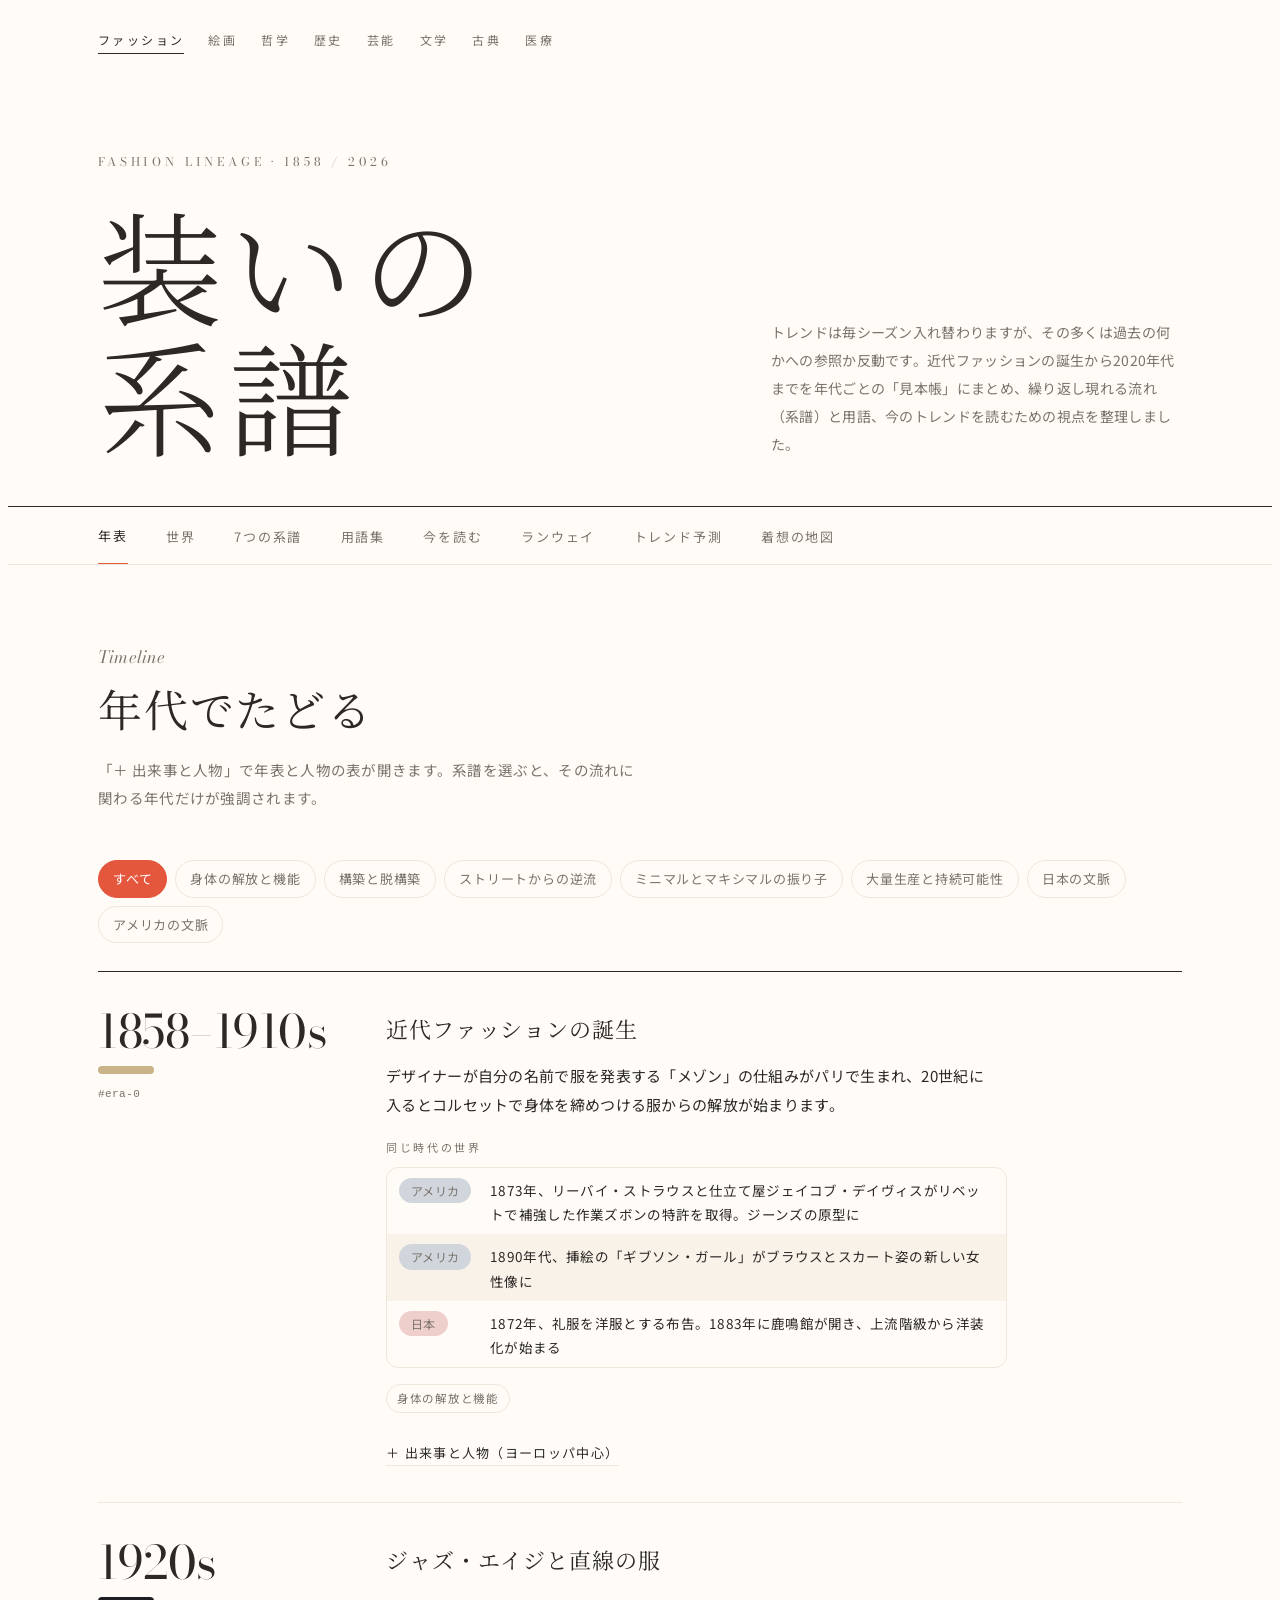
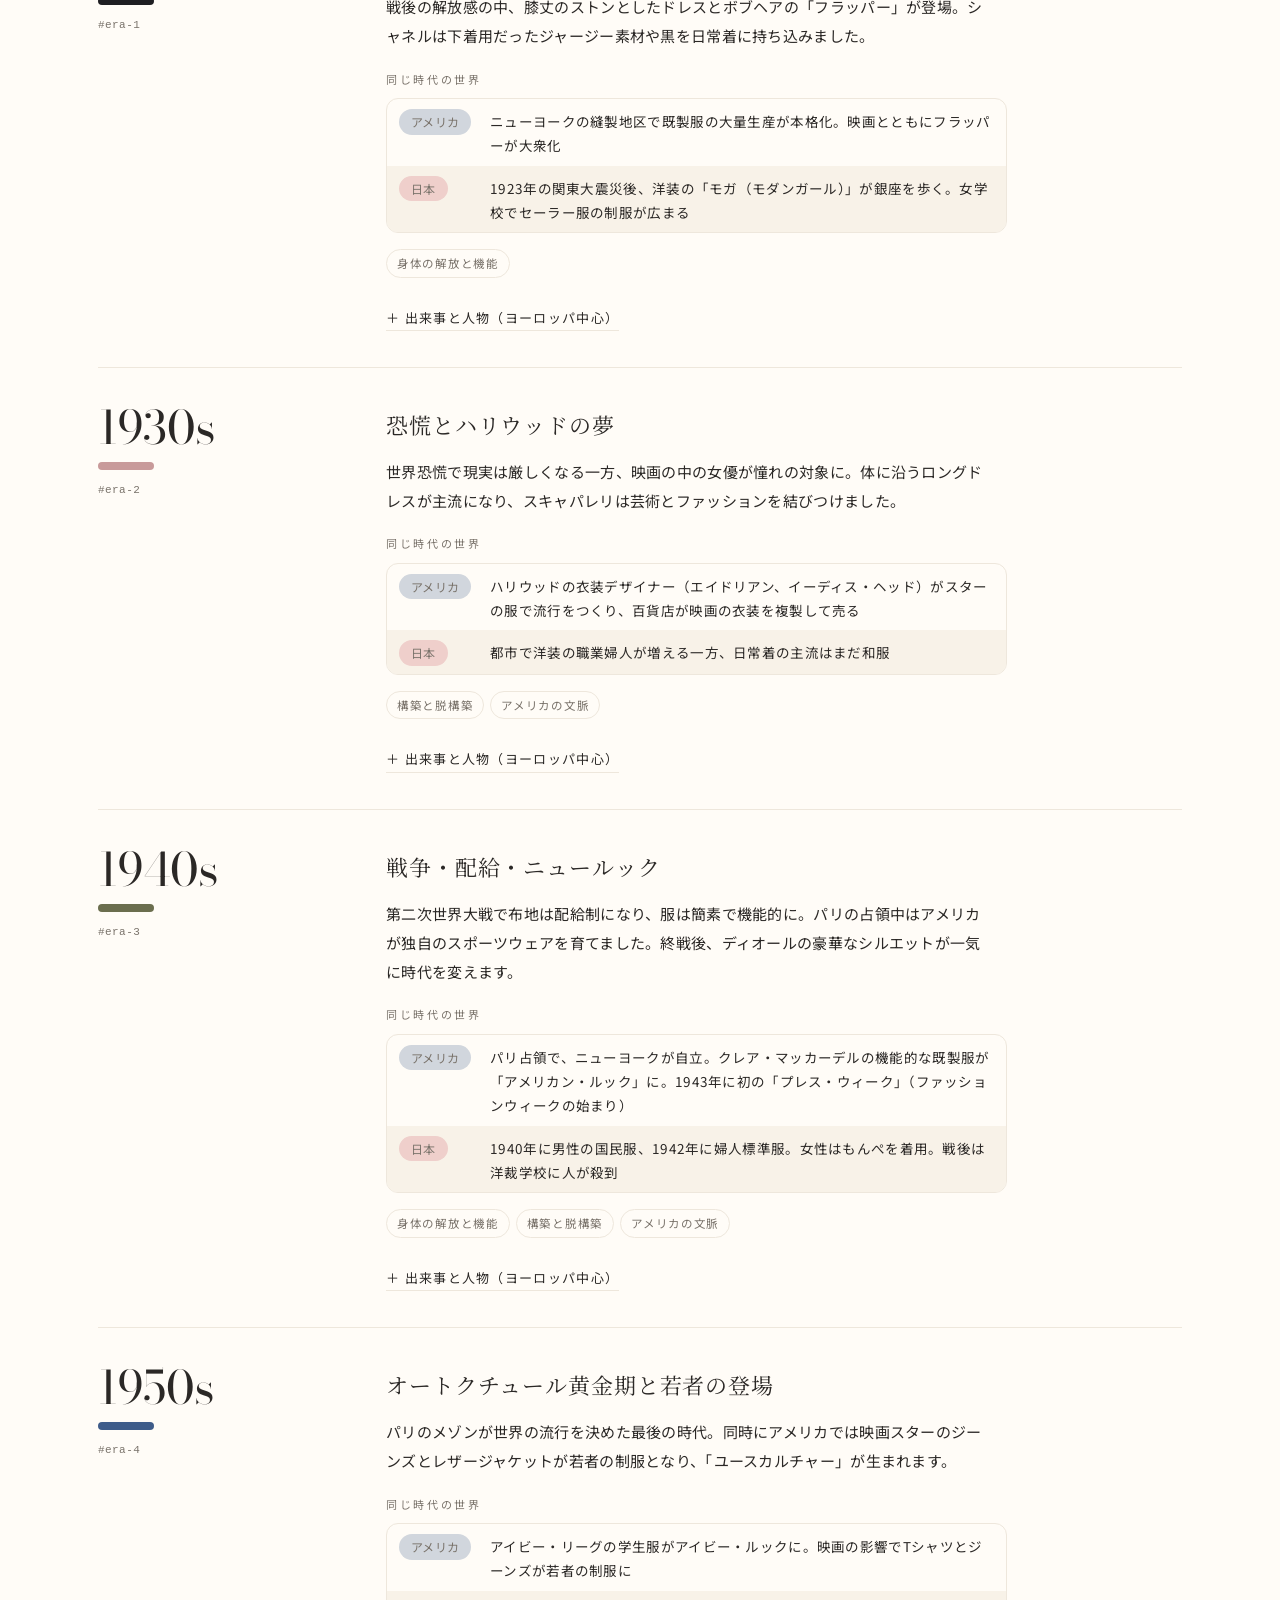
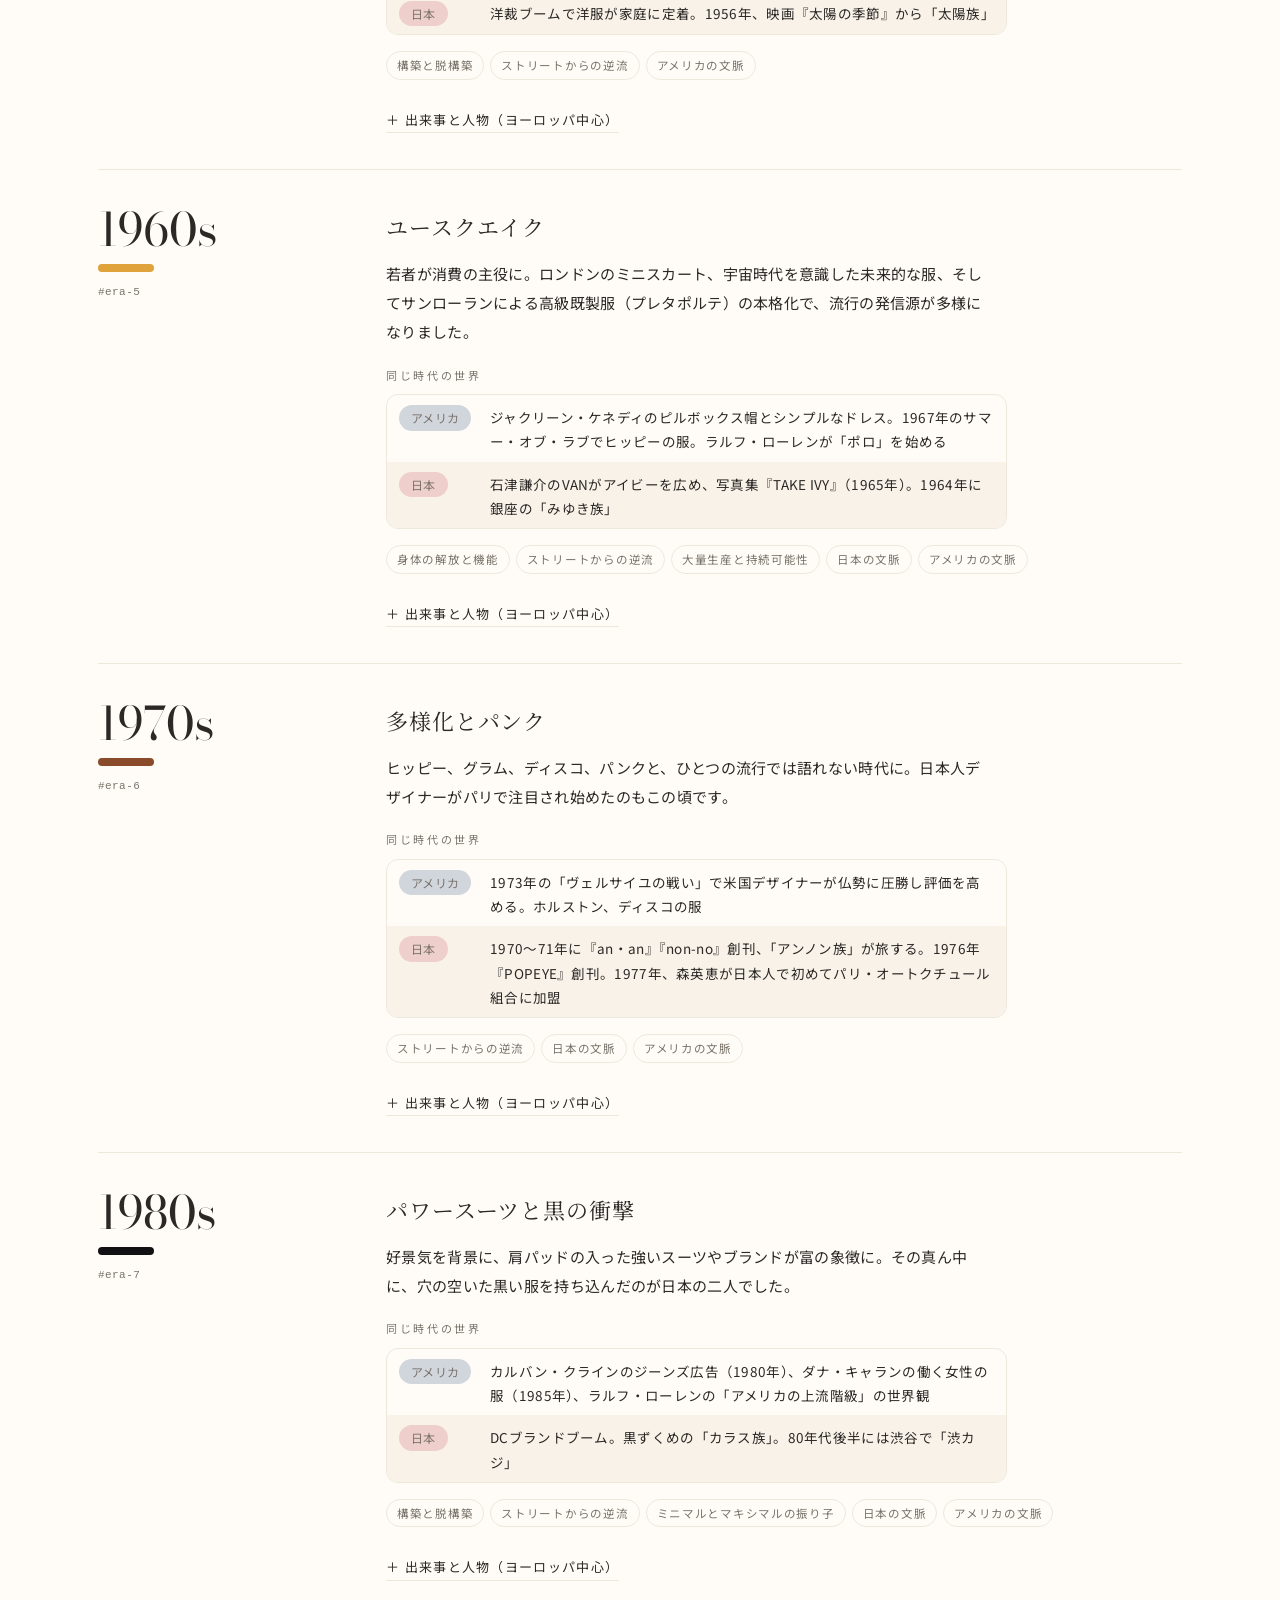
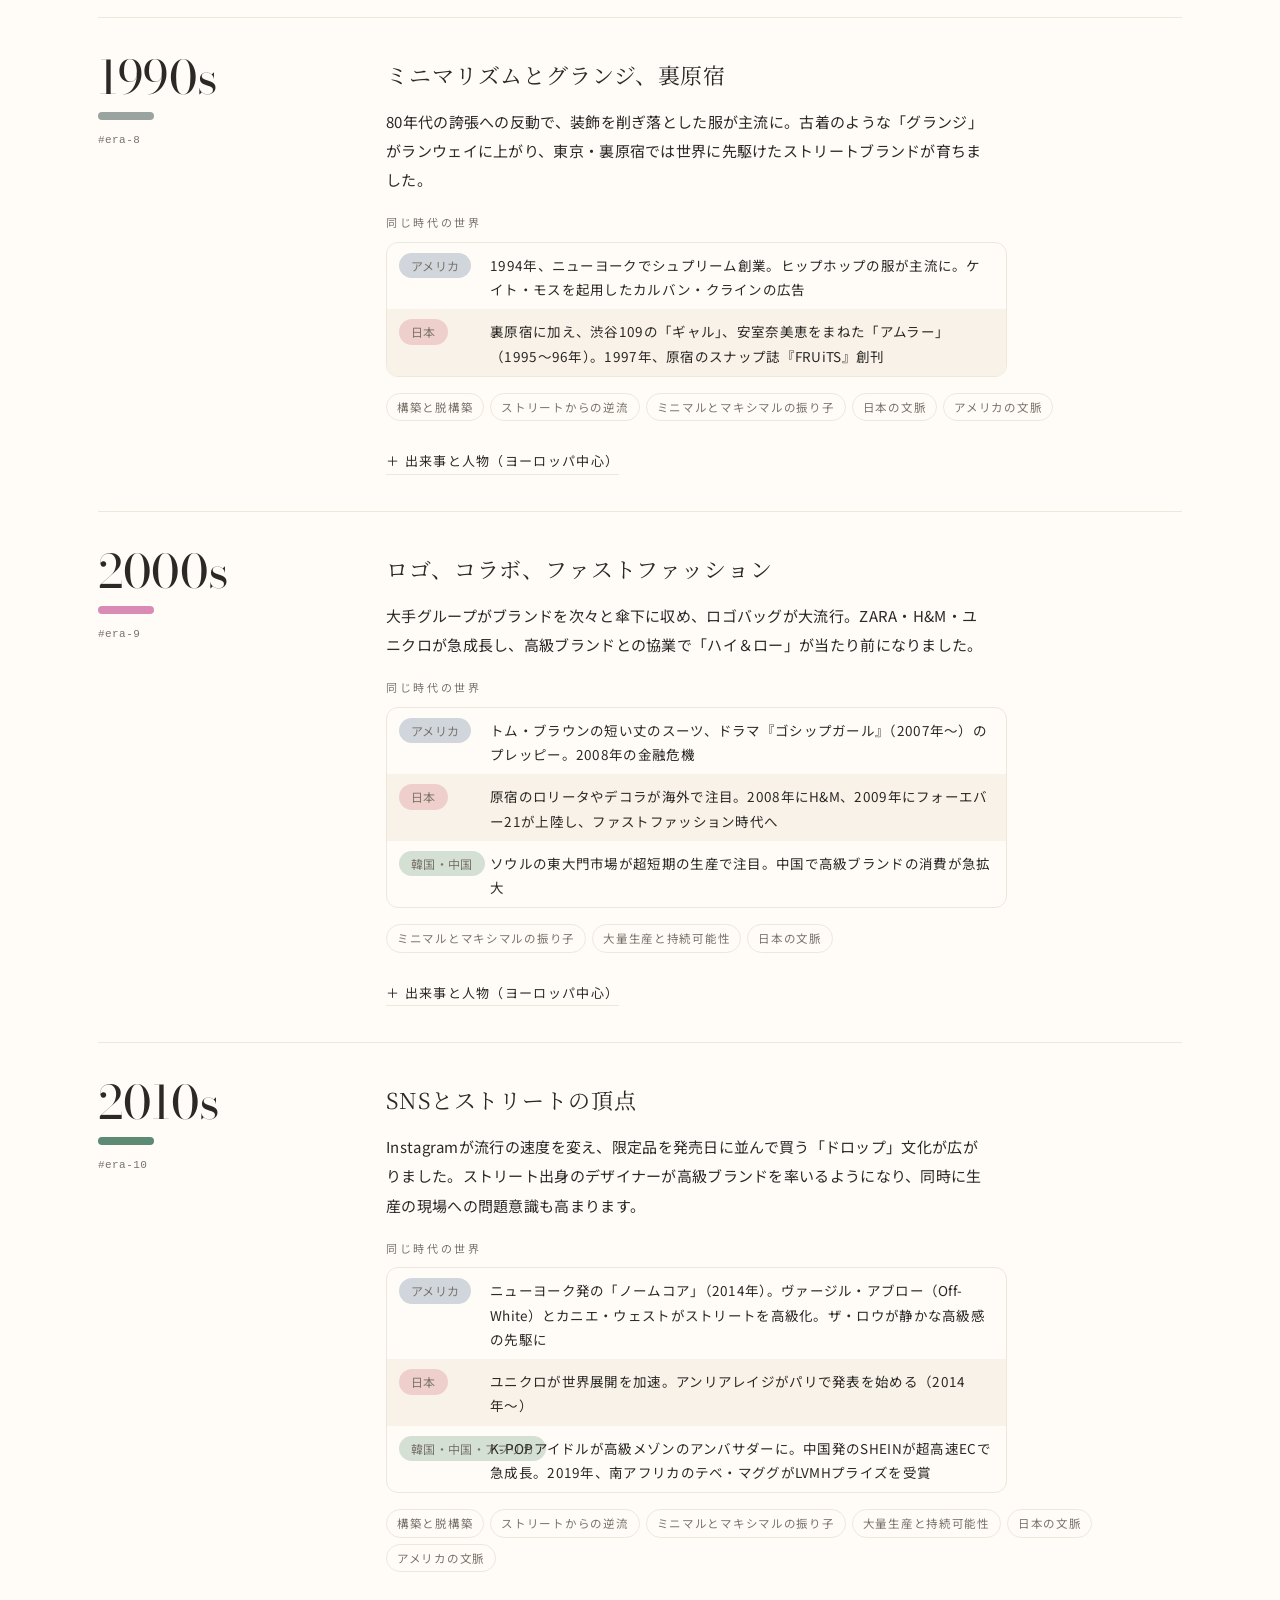
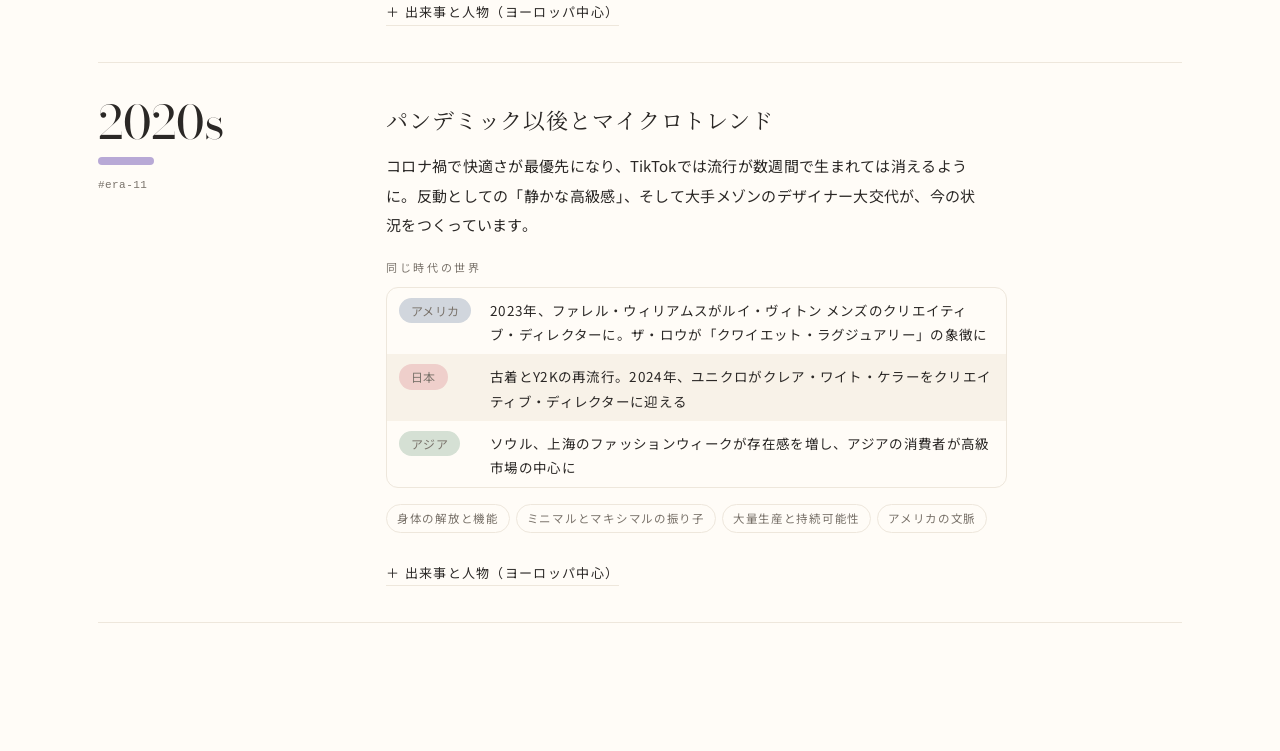
<file: index.html>
<!doctype html>
<html lang="ja">
<head>
<meta charset="utf-8">
<meta name="viewport" content="width=device-width, initial-scale=1">
<title>装いの系譜</title>
<meta name="description" content="近代ファッションの誕生から2020年代までを、年表・系譜・用語・ランウェイ解説・トレンド予測でたどる学習用サイト">
<link rel="preconnect" href="https://fonts.googleapis.com">
<link rel="preconnect" href="https://fonts.gstatic.com" crossorigin>
<link rel="stylesheet" href="https://fonts.googleapis.com/css2?family=Bodoni+Moda:ital,opsz,wght@0,6..96,400;0,6..96,500;1,6..96,400&family=Noto+Serif+JP:wght@300;400;500&family=Noto+Sans+JP:wght@400;500&display=swap">
<link rel="stylesheet" href="site.css">
</head>
<body>

<nav class="genre wrap" aria-label="分野">
  <a href="index.html" aria-current="page">ファッション</a>
  <a href="painting.html">絵画</a>
  <a href="philosophy.html">哲学</a>
  <a href="history.html">歴史</a>
  <a href="geino.html">芸能</a>
  <a href="bungaku.html">文学</a>
  <a href="koten.html">古典</a>
  <a href="https://raiankun.github.io/medical-history/">医療</a>
</nav>

<header class="hero wrap">
  <div class="eyebrow">Fashion Lineage · 1858 / 2026</div>
  <h1>装いの系譜</h1>
  <p>トレンドは毎シーズン入れ替わりますが、その多くは過去の何かへの参照か反動です。近代ファッションの誕生から2020年代までを年代ごとの「見本帳」にまとめ、繰り返し現れる流れ（系譜）と用語、今のトレンドを読むための視点を整理しました。</p>
</header>

<nav class="tabs" aria-label="セクション">
  <div class="wrap" role="tablist">
    <button role="tab" data-tab="timeline" aria-selected="true"><small>A</small>年表</button>
    <button role="tab" data-tab="world" aria-selected="false">世界</button>
    <button role="tab" data-tab="threads" aria-selected="false"><small>B</small>7つの系譜</button>
    <button role="tab" data-tab="glossary" aria-selected="false"><small>C</small>用語集</button>
    <button role="tab" data-tab="now" aria-selected="false"><small>D</small>今を読む</button>
    <button role="tab" data-tab="runway" aria-selected="false"><small>E</small>ランウェイ</button>
    <button role="tab" data-tab="forecast" aria-selected="false"><small>F</small>トレンド予測</button>
    <button role="tab" data-tab="sources" aria-selected="false"><small>G</small>着想の地図</button>
  </div>
</nav>

<main class="wrap">
  <section id="timeline" data-panel>
    <span class="kicker">Timeline</span>
    <h2>年代でたどる</h2>
    <p class="lead">「＋ 出来事と人物」で年表と人物の表が開きます。系譜を選ぶと、その流れに関わる年代だけが強調されます。</p>
    <div class="filter" id="filter"></div>
    <div class="thread-note" id="threadNote" hidden></div>
    <div class="eras" id="eras"></div>
  </section>

  <section id="world" data-panel hidden>
    <span class="kicker">Around the World</span>
    <h2>世界のファッション</h2>
    <p class="lead">パリとミラノだけでは、今のファッションは読めません。地域ごとのスタイルと人物をまとめました。</p>
    <div class="filter" id="worldNav"></div>
    <div id="worldList"></div>
  </section>

  <section id="threads" data-panel hidden>
    <span class="kicker">Lineage</span>
    <h2>繰り返し現れる7つの系譜</h2>
    <p class="lead">個々のトレンドは違って見えても、根っこにある対立や動きは似ています。この6本の糸を知っておくと、新しい現象を「どの流れの続きか」で理解できます。</p>
    <div class="threads" id="threadList"></div>
  </section>

  <section id="glossary" data-panel hidden>
    <span class="kicker">Glossary</span>
    <h2>用語集</h2>
    <p class="lead">ニュースやコレクション評でよく出てくる言葉を集めました。</p>
    <label for="q" class="eyebrow" style="display:block;margin-bottom:6px">用語を検索</label>
    <input id="q" class="search" type="search" placeholder="例：プレタポルテ、コア、脱構築">
    <dl class="gloss" id="gloss"></dl>
  </section>

  <section id="now" data-panel hidden>
    <span class="kicker">Reading the Present</span>
    <h2>今のトレンドを読む</h2>
    <p class="lead">新しい流行を見たときに、次の5つを順に問うと文脈が見えてきます。</p>
    <ol class="lenses">
      <li><b>何を参照しているか</b><span>どの年代・どのサブカルチャーの引用か。Y2Kなら2000年前後、バレエコアなら1950年代のバレエ文化とフェミニンの再評価、というように年表に戻して位置づけます。</span></li>
      <li><b>何への反動か</b><span>流行は直前の主流への揺り戻しとして起きやすい。ロゴ全盛の後に「静かな高級感」が来たように、前の流行を確認します。</span></li>
      <li><b>どこから始まったか</b><span>ランウェイ（上から）、ストリート（下から）、SNS（横から）のどれか。発生源によって寿命と広がり方が変わります。</span></li>
      <li><b>社会・経済の何を映しているか</b><span>戦争、不況、パンデミック、働き方の変化。服は生活の条件に反応します。ただし「不況でスカート丈が変わる」のような単純な法則は俗説として扱うのが無難です。</span></li>
      <li><b>誰が、どの立場で発信しているか</b><span>デザイナー交代、ブランドの買収、インフルエンサーの案件。業界の構造を知ると、ニュースの重みが判断しやすくなります。</span></li>
    </ol>

    <h3 class="sub">トレンドのライフサイクル</h3>
    <div class="cycle">
      <svg viewBox="0 0 640 220" role="img" aria-label="トレンドの普及曲線。兆し、先行層、ピーク、大衆化、飽和、反動の6段階">
        <line x1="40" y1="180" x2="610" y2="180" stroke="var(--line)" stroke-width="1" fill="none"/>
        <path d="M40,176 C140,174 190,150 240,100 S310,30 340,30 S420,60 470,120 S560,172 610,174" fill="none" stroke="var(--ink)" stroke-width="1.5"/>
        <g font-family="Noto Sans JP, sans-serif" font-size="12" fill="var(--ink)" text-anchor="middle">
          <circle cx="90" cy="173" r="4" fill="var(--mark)"/><text x="90" y="200">兆し</text>
          <circle cx="215" cy="125" r="4" fill="var(--mark)"/><text x="215" y="200">先行層</text>
          <circle cx="340" cy="30" r="4" fill="var(--mark)"/><text x="340" y="200">ピーク</text>
          <circle cx="430" cy="78" r="4" fill="var(--mark)"/><text x="430" y="200">大衆化</text>
          <circle cx="520" cy="152" r="4" fill="var(--mark)"/><text x="520" y="200">飽和</text>
          <circle cx="600" cy="174" r="4" fill="var(--mark)"/><text x="600" y="200">反動</text>
        </g>
        <text x="44" y="20" font-family="Bodoni Moda, serif" font-size="11" fill="var(--muted)">普及度</text>
        <text x="606" y="214" font-family="Bodoni Moda, serif" font-size="11" fill="var(--muted)" text-anchor="end">時間 →</text>
      </svg>
    </div>
    <p class="caption">かつては数年かけて進んだこの曲線が、SNS以降は数週間〜数か月で一周する「マイクロトレンド」が増えました。一方で、20〜30年前のものが懐かしさとともに戻ってくる大きな周期も続いています。</p>

    <h3 class="sub">2020年代半ばの主な論点</h3>
    <div class="now">
      <div><h4>ディレクター交代の連鎖</h4><p>2024〜25年にシャネル、ディオール、グッチ、バレンシアガなど大手メゾンの責任者が一斉に入れ替わりました。新体制の初コレクションがブランドの方向を決めるため、2026年はその評価が続く時期です。</p></div>
      <div><h4>ラグジュアリーの減速</h4><p>コロナ後の急成長と値上げの後、需要が鈍化。価格に見合う価値とは何か、が問われています。「静かな高級感」もこの流れと結びついています。</p></div>
      <div><h4>速さと持続可能性</h4><p>超高速のオンライン型ファストファッションが拡大する一方、古着・リセールの市場も伸びています。EUでは繊維製品の環境規制づくりが進んでいます。</p></div>
      <div><h4>「〜コア」の量産</h4><p>ゴープコア、バレエコア、ブロークコアなど、SNSでは美意識の束に「コア」をつけた名前が次々に生まれます。名前より、何を参照しているかに注目すると整理しやすくなります。</p></div>
      <div><h4>快適さが前提に</h4><p>在宅勤務の経験を経て、ゆとりのあるシルエットや機能素材が日常着の標準になりました。アスレジャーの延長線上にあります。</p></div>
      <div><h4>日本ブランドの存在感</h4><p>コム デ ギャルソン以降の系譜に加え、sacai、kolor、Auraleeなど日本ブランドが国際的に評価され、古着や「日本の定番服」も海外で人気です。</p></div>
    </div>

    <h3 class="sub">日々の情報を追うなら</h3>
    <ul class="sources">
      <li><a href="https://www.wwdjapan.com/" target="_blank" rel="noopener">WWDJAPAN</a><span>業界ニュース、人事、ビジネス。日本語</span></li>
      <li><a href="https://www.fashionsnap.com/" target="_blank" rel="noopener">FASHIONSNAP</a><span>コレクション速報、国内ブランド、ストリート。日本語</span></li>
      <li><a href="https://www.vogue.com/fashion-shows" target="_blank" rel="noopener">Vogue Runway</a><span>世界のコレクション全ルックと批評。英語。スマートフォンではアプリを求められることがあります</span></li>
      <li><a href="https://www.businessoffashion.com/" target="_blank" rel="noopener">The Business of Fashion</a><span>業界構造、経営、分析。英語</span></li>
    </ul>
    <p class="notice">この内容は2026年10月時点の情報をもとに整理しています。人事や企業動向は変わりやすいため、最新の状況は上記のような情報源で確認してください。年は代表的な説に従っており、資料によって1年程度のずれがあります。</p>
  </section>

  <section id="runway" data-panel hidden>
    <span class="kicker">Runway</span>
    <h2>主要ブランドのランウェイ 2021–2026</h2>
    <p class="lead">ここ5年ほどの主要メゾンに、日本とアメリカのブランドを加えたショーを、デザイナーの交代と代表的なコレクションでたどります。ランウェイは「誰が率いているか」で読むのが近道です。</p>
    <div class="seasonkey">
      <span><b>SS27</b>2027年春夏。2026年9〜10月に発表</span>
      <span><b>FW26 / AW26</b>2026年秋冬。2026年2〜3月に発表</span>
      <span><b>Resort / Cruise</b>春夏前の中間コレクション。5月頃</span>
      <span><b>Couture</b>オートクチュール。1月と7月</span>
    </div>

    <h3 class="sub">シーズンごとの空気</h3>
    <ol class="mood" id="mood"></ol>

    <h3 class="sub">ブランド別</h3>
    <div class="brandbar" id="brandbar"></div>
    <p class="photonote">ランウェイ写真は著作権があり、このページには直接載せられないため、写真へのリンクを付けています。ブランド公式の動画を登録したショーは、その場で再生できます（未登録のショーはYouTube検索へつなげています）。FASHIONSNAP（日本語・ブラウザで開けます）で見つかったショーはそちらへ、見つからないものはGoogle画像検索へつなげています。各ショーの「構想と着想の源を見る」から、発想の元と系譜の流れを詳しく見られます。左の色見本は、報道をもとにしたコレクションの主な色です。解説は海外メディアの記事を日本語で要約したものです。</p>
    <div class="brand" id="brand"></div>
    <p class="notice" style="margin-top:24px">2026年10月時点の報道をもとに整理しました。ショーの評価は媒体によって分かれるため、ここでは代表的な見方を短くまとめています。</p>
  </section>

  <section id="detail" data-panel hidden></section>

  <section id="sources" data-panel hidden>
    <span class="kicker">Sources of Inspiration</span>
    <h2>着想の地図</h2>
    <p class="lead">2025〜2026年のショーが、どの時代の何を参照しているかを一枚にまとめました。円が大きいほど、多くのショーが参照しています。円を押すと、その源の説明と、参照したショーの一覧に移動します。</p>
    <div class="cycle" id="srcmap"></div>
    <p class="caption">傾向：創業者のアーカイブ（1910〜60年代）と、1990年代〜2010年代の名デザイナーの仕事に参照が集中しています。新しいデザイナーがまず「ブランドの原点」と「直前の偉大な前任者」を掘り起こしていることがわかります。</p>
    <div id="srclist"></div>
  </section>

  <section id="forecast" data-panel hidden>
    <span class="kicker">Forecast</span>
    <h2>これからのトレンド予測</h2>
    <p class="lead">流行はある程度くり返します。ただし同じ形では戻らず、その時代の素材や価値観で作り直されます。ここでは3つの物差しを使って、2027〜2029年ごろを予測しました。あくまで仮説として読んでください。</p>

    <div class="method">
      <div><h4>① 20〜30年周期</h4><p>デザイナーや消費者の中心世代が、10代のころに見ていたものを懐かしみ、作り直します。2020年代前半のY2Kブームは約20年前の再来でした。</p></div>
      <div><h4>② 振り子</h4><p>ミニマルが飽和すると装飾が、装飾が飽和するとミニマルが新鮮に見えます。今どちら側にいて、どこまで振れたかを測ります。</p></div>
      <div><h4>③ 構造の変化</h4><p>デザイナー交代、景気、気候、技術。周期とは別に、服の作られ方や着られ方を変える要因です。</p></div>
    </div>

    <div class="calc">
      <label for="yr">周期計算機：この年に「懐かしい」と感じられそうなのは？</label>
      <input type="range" id="yr" min="2026" max="2032" step="1" value="2027">
      <div class="yr" id="yrOut">2027</div>
      <div class="calc-out" id="calcOut"></div>
      <p class="caption" style="margin:12px 0 0">20〜30年周期は経験則です。必ずそうなるわけではありませんが、リバイバルの候補を挙げるには便利です。</p>
    </div>

    <h3 class="sub">予測：2027〜2029年</h3>
    <div class="fc" id="fc"></div>
    <p class="notice">予測の根拠は2026年10月までのコレクションと報道です。確度は「高・中・低」の3段階で、あくまで筆者（Claude）の見立てです。「見るべきサイン」が出てきたら予測が当たりつつあるとみなせます。</p>
  </section>
</main>

<script>
const THREADS = {
  liberation:{name:"身体の解放と機能", q:"服は身体を締めつけるものから、動くためのものへ",
    flow:[["1906","ポワレ、コルセットなしのドレス"],["1920s","シャネルのジャージー素材"],["1940s","マッカーデルのアメリカン・スポーツウェア"],["1960s","ミニスカートとパンツスーツ"],["2010s","アスレジャー"],["2020s","快適さが標準に"]],
    note:"女性の社会進出、スポーツの普及、働き方の変化と連動して進んだ、もっとも長い流れです。"},
  structure:{name:"構築と脱構築", q:"美しく作り込むか、作り方そのものを問い直すか",
    flow:[["1947","ディオールのニュールック"],["1950s","バレンシアガの造形"],["1981","川久保玲・山本耀司のパリ進出"],["1988","マルジェラのデビュー"],["2015","デムナのバレンシアガ"]],
    note:"完成された服の理想に対して、穴、ほつれ、裏返し、非対称で「服とは何か」を問う動きが周期的に現れます。"},
  street:{name:"ストリートからの逆流", q:"流行は上から下りてくるだけでなく、街から上がってくる",
    flow:[["1950s","ジーンズとレザーの若者"],["1970s","パンク"],["1980s","ヒップホップとスニーカー"],["1990s","裏原宿"],["2017","シュプリーム×ルイ・ヴィトン"],["2018","ヴァージル・アブローがLVへ"]],
    note:"20世紀前半はパリのメゾンが流行を決めていましたが、戦後は若者文化が起点となり、2010年代にはストリート出身者がラグジュアリーの中心に立ちました。"},
  pendulum:{name:"ミニマルとマキシマルの振り子", q:"引き算の時代と足し算の時代が交互に来る",
    flow:[["1980s","肩パッドと誇張"],["1990s","ミニマリズム"],["2000s","ロゴとIT バッグ"],["2010s前半","フィービー・ファイロの実用美"],["2015〜","ミケーレの装飾"],["2023〜","静かな高級感"]],
    note:"ひとつの美意識が飽和すると、反対側が新鮮に見えます。今どちら側にいるかを意識すると、次の揺り戻しが予想しやすくなります。"},
  industry:{name:"大量生産と持続可能性", q:"服をどれだけ速く、安く、多く作るのか",
    flow:[["1960s","プレタポルテの台頭"],["1990s〜","ファストファッション"],["2000s","コングロマリット化"],["2013","ラナ・プラザ崩落"],["2020s","超高速EC型とリセール市場"]],
    note:"オーダーメイドから既製服、そしてファストファッションへ。速度と量の拡大が環境・労働問題を生み、その反省が今の業界の大きな論点になっています。"},
  japan:{name:"日本の文脈", q:"受け入れ、作り替え、世界へ返す",
    flow:[["1960s","アイビーとみゆき族"],["1970s","高田賢三・三宅一生がパリへ"],["1980s","黒の衝撃とDCブランド"],["1990s","裏原宿・渋カジ・ギャル"],["2000s","ユニクロの世界展開"],["2010s〜","sacaiなど次世代"]],
    note:"アメリカやヨーロッパの服を独自に解釈し、のちに世界に影響を返すという往復が繰り返されてきました。"},
  america:{name:"アメリカの文脈", q:"パリの服を、毎日着られる服に",
    flow:[["1873","リーバイスのリベット付き作業ズボン"],["1930s","ハリウッドの衣装が流行をつくる"],["1940s","マッカーデルのスポーツウェア"],["1973","ヴェルサイユの戦い"],["1980s","ラルフ・ローレン、カルバン・クライン、ヒップホップ"],["2010s〜","ストリートと静かな高級感"]],
    note:"パリが「創る」なら、アメリカは「着る」を発明しました。既製服、スポーツウェア、ジーンズ、広告とブランドの力は、今の業界の基本形です。"}
};


/* ===== 同じ時代の世界：年代ごとのアメリカ・日本・その他の地域 ===== */
const WORLD_EV = [
 [["アメリカ","1873年、リーバイ・ストラウスと仕立て屋ジェイコブ・デイヴィスがリベットで補強した作業ズボンの特許を取得。ジーンズの原型に"],["アメリカ","1890年代、挿絵の「ギブソン・ガール」がブラウスとスカート姿の新しい女性像に"],["日本","1872年、礼服を洋服とする布告。1883年に鹿鳴館が開き、上流階級から洋装化が始まる"]],
 [["アメリカ","ニューヨークの縫製地区で既製服の大量生産が本格化。映画とともにフラッパーが大衆化"],["日本","1923年の関東大震災後、洋装の「モガ（モダンガール）」が銀座を歩く。女学校でセーラー服の制服が広まる"]],
 [["アメリカ","ハリウッドの衣装デザイナー（エイドリアン、イーディス・ヘッド）がスターの服で流行をつくり、百貨店が映画の衣装を複製して売る"],["日本","都市で洋装の職業婦人が増える一方、日常着の主流はまだ和服"]],
 [["アメリカ","パリ占領で、ニューヨークが自立。クレア・マッカーデルの機能的な既製服が「アメリカン・ルック」に。1943年に初の「プレス・ウィーク」（ファッションウィークの始まり）"],["日本","1940年に男性の国民服、1942年に婦人標準服。女性はもんぺを着用。戦後は洋裁学校に人が殺到"]],
 [["アメリカ","アイビー・リーグの学生服がアイビー・ルックに。映画の影響でTシャツとジーンズが若者の制服に"],["日本","洋裁ブームで洋服が家庭に定着。1956年、映画『太陽の季節』から「太陽族」"]],
 [["アメリカ","ジャクリーン・ケネディのピルボックス帽とシンプルなドレス。1967年のサマー・オブ・ラブでヒッピーの服。ラルフ・ローレンが「ポロ」を始める"],["日本","石津謙介のVANがアイビーを広め、写真集『TAKE IVY』（1965年）。1964年に銀座の「みゆき族」"]],
 [["アメリカ","1973年の「ヴェルサイユの戦い」で米国デザイナーが仏勢に圧勝し評価を高める。ホルストン、ディスコの服"],["日本","1970〜71年に『an・an』『non-no』創刊、「アンノン族」が旅する。1976年『POPEYE』創刊。1977年、森英恵が日本人で初めてパリ・オートクチュール組合に加盟"]],
 [["アメリカ","カルバン・クラインのジーンズ広告（1980年）、ダナ・キャランの働く女性の服（1985年）、ラルフ・ローレンの「アメリカの上流階級」の世界観"],["日本","DCブランドブーム。黒ずくめの「カラス族」。80年代後半には渋谷で「渋カジ」"]],
 [["アメリカ","1994年、ニューヨークでシュプリーム創業。ヒップホップの服が主流に。ケイト・モスを起用したカルバン・クラインの広告"],["日本","裏原宿に加え、渋谷109の「ギャル」、安室奈美恵をまねた「アムラー」（1995〜96年）。1997年、原宿のスナップ誌『FRUiTS』創刊"]],
 [["アメリカ","トム・ブラウンの短い丈のスーツ、ドラマ『ゴシップガール』（2007年〜）のプレッピー。2008年の金融危機"],["日本","原宿のロリータやデコラが海外で注目。2008年にH&M、2009年にフォーエバー21が上陸し、ファストファッション時代へ"],["韓国・中国","ソウルの東大門市場が超短期の生産で注目。中国で高級ブランドの消費が急拡大"]],
 [["アメリカ","ニューヨーク発の「ノームコア」（2014年）。ヴァージル・アブロー（Off-White）とカニエ・ウェストがストリートを高級化。ザ・ロウが静かな高級感の先駆に"],["日本","ユニクロが世界展開を加速。アンリアレイジがパリで発表を始める（2014年〜）"],["韓国・中国・アフリカ","K-POPアイドルが高級メゾンのアンバサダーに。中国発のSHEINが超高速ECで急成長。2019年、南アフリカのテベ・マググがLVMHプライズを受賞"]],
 [["アメリカ","2023年、ファレル・ウィリアムスがルイ・ヴィトン メンズのクリエイティブ・ディレクターに。ザ・ロウが「クワイエット・ラグジュアリー」の象徴に"],["日本","古着とY2Kの再流行。2024年、ユニクロがクレア・ワイト・ケラーをクリエイティブ・ディレクターに迎える"],["アジア","ソウル、上海のファッションウィークが存在感を増し、アジアの消費者が高級市場の中心に"]]
];

/* 世界タブ：[名前, 生没年・創業, 代表, ひとこと, 出典（en記事名 または ja:記事名）] */
const WORLD = [
 {id:"w-america", name:"アメリカ", en:"United States", c:"#2F4F7F",
  lead:"既製服、スポーツウェア、ジーンズ、ハリウッド、そして広告とブランド。パリが「創る」なら、アメリカは「着る」を発明した国です。",
  styles:[["ギブソン・ガール","1890s","挿絵の理想の女性像。ブラウスとロングスカート"],["フラッパー","1920s","膝丈のドレスとボブヘア。ジャズと映画で全米へ"],["アイビー／プレッピー","1950s〜","名門大学の学生服。ボタンダウン、チノ、ローファー"],["ヒッピー","1960s後半","反戦と自然回帰。フリンジ、エスニック、ベルボトム"],["ディスコ","1970s","ホルストンのジャージードレス、スタジオ54"],["パワードレッシング","1980s","肩パッドのスーツで働く女性"],["ヒップホップ","1980s〜","スニーカー、ジャージ、大きなロゴ。ブランドと音楽の結合"],["グランジ","1990s前半","シアトル発。ネルシャツと古着の重ね着"],["ノームコア","2014","あえて普通。グレーのTシャツとジーンズ"],["アスレジャー","2010s","スポーツウェアを日常着に"]],
  people:[["リーバイ・ストラウス","1829–1902","リーバイス","ジーンズの原型を生んだ","Levi_Strauss"],
   ["エイドリアン","1903–1959","ハリウッド衣装","肩幅の広いシルエットで1930年代を象徴","Adrian_(costume_designer)"],
   ["クレア・マッカーデル","1905–1958","アメリカン・スポーツウェア","動きやすく手入れしやすい既製服の母","Claire_McCardell"],
   ["チャールズ・ジェームズ","1906–1978","ボールガウン","彫刻のような構築的なドレス","Charles_James_(designer)"],
   ["ホルストン","1932–1990","ホルストン","70年代のミニマルなグラマー","Halston"],
   ["ラルフ・ローレン","1939–","ポロ ラルフ ローレン","アメリカの上流階級という夢を売った","Ralph_Lauren"],
   ["カルバン・クライン","1942–","カルバン・クライン","ミニマルな服と挑発的な広告","Calvin_Klein"],
   ["ダナ・キャラン","1948–","ダナ・キャラン ニューヨーク","働く女性のための着回しの服","Donna_Karan"],
   ["マーク・ジェイコブス","1963–","マーク ジェイコブス","グランジを高級服に、のちルイ・ヴィトンへ","Marc_Jacobs"],
   ["ジェームス・ジェビア","1963–","シュプリーム（1994年）","スケートショップから世界的なストリートブランドへ","Supreme_(brand)"],
   ["ヴァージル・アブロー","1980–2021","Off-White、ルイ・ヴィトン","ストリートと高級ブランドの境界を消した","Virgil_Abloh"],
   ["メアリー＝ケイト＆アシュレー・オルセン","1986–","ザ・ロウ（2006年）","ロゴのない静かな高級感","The_Row_(fashion_label)"]]},
 {id:"w-japan", name:"日本", en:"Japan", c:"#B5312F",
  lead:"明治の洋装化から150年。欧米の服を独自に読み替え、1980年代には「黒の衝撃」で、1990年代以降はストリートで世界に影響を返してきました。",
  styles:[["モガ","1920s","銀座を洋装で歩くモダンガール"],["太陽族","1956","映画『太陽の季節』のアロハシャツとサングラス"],["みゆき族","1964","銀座みゆき通りのアイビー崩し"],["アイビー","1960s","VANと『TAKE IVY』"],["アンノン族","1970s","雑誌を手に旅する女性たち"],["カラス族","1980s前半","コム デ ギャルソンやヨウジヤマモトの黒ずくめ"],["渋カジ","1980s後半","渋谷のアメカジ。紺ブレ、ジーンズ、ローファー"],["裏原系","1990s","原宿の小さなショップ発の限定品とストリート"],["ギャル","1990s〜","渋谷109。厚底、日焼け、ミニスカート"],["ロリータ／デコラ","1990s末〜","原宿。フリルのドレス、カラフルな重ね付け"],["シティボーイ","2010s","『POPEYE』が提案した都会の少年のアメカジ"]],
  people:[["杉野芳子","1892–1978","ドレスメーカー女学院","洋裁教育で洋服を家庭に広めた","ja:杉野芳子"],
   ["石津謙介","1911–2005","VAN","アイビーを日本の若者に広めた","ja:石津謙介"],
   ["森英恵","1926–2022","ハナエモリ","蝶のモチーフ。日本人初のパリ・オートクチュール組合員","Hanae_Mori"],
   ["高田賢三","1939–2020","ケンゾー","パリで色と柄の祝祭を開いた先駆者","Kenzō_Takada"],
   ["三宅一生","1938–2022","イッセイ ミヤケ","「一枚の布」と、プリーツ プリーズ","Issey_Miyake"],
   ["山本寛斎","1944–2020","カンサイ ヤマモト","デヴィッド・ボウイのステージ衣装","Kansai_Yamamoto"],
   ["川久保玲","1942–","コム デ ギャルソン","穴あきや非対称で美の常識を壊した","Rei_Kawakubo"],
   ["山本耀司","1943–","ヨウジヤマモト","黒とゆとりで身体と服の関係を問い直す","Yohji_Yamamoto"],
   ["藤原ヒロシ","1964–","fragment design","裏原宿の祖。コラボ文化の先駆","Hiroshi_Fujiwara"],
   ["NIGO","1970–","A BATHING APE、ケンゾー","裏原宿から2021年にケンゾーのディレクターへ","Nigo"],
   ["高橋盾","1969–","アンダーカバー","パンクと物語性","Jun_Takahashi"],
   ["阿部千登勢","1965–","sacai","異なる服をつなぎ合わせるハイブリッド","Chitose_Abe"],
   ["柳井正","1949–","ユニクロ","高品質の基本服を世界の日常着に","Tadashi_Yanai"]]},
 {id:"w-others", name:"アジア・アフリカほか", en:"Asia, Africa & beyond", c:"#3E7C59",
  lead:"生産地としてだけでなく、デザインと消費の中心として、アジアやアフリカの存在感が急速に高まっています。",
  styles:[["Kファッション","2010s〜","K-POPとドラマが広める韓国のストリートとミニマル"],["ワックスプリント","19世紀〜","オランダ発祥のろうけつ染め風プリントが西アフリカで独自の文化に"],["漢服ブーム","2010s〜","中国の若者が伝統衣装をSNSで再解釈"]],
  people:[["ウ・ヨンミ","1959–","ウーヨンミ（韓国）","パリで発表する韓国メンズブランドの草分け","Woo_Young-mi"],
   ["郭培（グォ・ペイ）","1967–","郭培（中国）","2015年のメットガラでリアーナが着た黄色いケープドレス","Guo_Pei"],
   ["サビヤサチ・ムカジー","1974–","サビヤサチ（インド）","インドの手仕事による婚礼衣装","Sabyasachi_Mukherjee"],
   ["テベ・マググ","1993–","テベ マググ（南アフリカ）","2019年LVMHプライズ受賞。アフリカ発の高級既製服","Thebe_Magugu"],
   ["SHEIN","2008年創業","SHEIN（中国発）","超高速ECのファストファッション。生産と労働をめぐる論争も","Shein"]]}
];
const srcUrlF = s => s.startsWith("ja:") ? "https://ja.wikipedia.org/wiki/" + encodeURIComponent(s.slice(3)) : "https://en.wikipedia.org/wiki/" + encodeURIComponent(s);
const srcLinkF = s => `<a class="src-a" href="${srcUrlF(s)}" target="_blank" rel="noopener">Wikipedia${s.startsWith("ja:") ? "（日本語）" : ""} ↗</a>`;
const REGION_C = {"アメリカ":"#2F4F7F","日本":"#B5312F"};

const ERAS = [
 {y:"1858–1910s", t:"近代ファッションの誕生", c:"#C9B48A", code:"SW-1900",
  s:"デザイナーが自分の名前で服を発表する「メゾン」の仕組みがパリで生まれ、20世紀に入るとコルセットで身体を締めつける服からの解放が始まります。",
  ev:[["1858","シャルル・フレデリック・ワースがパリに店を開く。オートクチュールの祖とされる"],["1906頃","ポール・ポワレがコルセットを必要としないドレスを発表"],["1909","バレエ・リュスのパリ公演。東洋趣味が流行"],["1914–18","第一次世界大戦。女性の労働参加で丈が短く実用的に"]],
  p:"ワース、ポール・ポワレ、マリアノ・フォルチュニ",
  l:"「デザイナーがシーズンごとに新作を見せる」という今のファッション業界の基本形はこの時代にできました。",
  th:["liberation"]},
 {y:"1920s", t:"ジャズ・エイジと直線の服", c:"#1E1E22", code:"SW-1920",
  s:"戦後の解放感の中、膝丈のストンとしたドレスとボブヘアの「フラッパー」が登場。シャネルは下着用だったジャージー素材や黒を日常着に持ち込みました。",
  ev:[["1921","シャネルNo.5発売"],["1925","パリでアール・デコ博覧会"],["1926","米Vogueがシャネルの黒いドレスを「シャネルのフォード」と紹介。リトル・ブラック・ドレスの始まり"],["1920s","ヴィオネがバイアスカットを発展させ、ジャン・パトゥはスポーツウェアを提案"]],
  p:"ココ・シャネル、マドレーヌ・ヴィオネ、ジャン・パトゥ",
  l:"リトル・ブラック・ドレス、ボーダー、ツイードなど、今も「定番」と呼ばれるアイテムの多くがここに由来します。",
  th:["liberation"]},
 {y:"1930s", t:"恐慌とハリウッドの夢", c:"#C89A9A", code:"SW-1930",
  s:"世界恐慌で現実は厳しくなる一方、映画の中の女優が憧れの対象に。体に沿うロングドレスが主流になり、スキャパレリは芸術とファッションを結びつけました。",
  ev:[["1929","世界恐慌"],["1930s","バイアスカットのイブニングドレスが流行"],["1937","スキャパレリとダリによるロブスター柄のドレス"],["1940","ナイロンストッキングが米国で発売"]],
  p:"エルザ・スキャパレリ、映画衣装デザイナーのエイドリアン",
  l:"アーティストとのコラボレーション、セレブリティが流行を広める構図の原型です。",
  th:["structure","america"]},
 {y:"1940s", t:"戦争・配給・ニュールック", c:"#6B6E4E", code:"SW-1940",
  s:"第二次世界大戦で布地は配給制になり、服は簡素で機能的に。パリの占領中はアメリカが独自のスポーツウェアを育てました。終戦後、ディオールの豪華なシルエットが一気に時代を変えます。",
  ev:[["1940","ドイツがパリを占領"],["1941","英国でユーティリティ服の制度開始"],["1942","米国で布地使用を制限するL-85規制"],["1947","ディオールのデビューコレクション。「ニュールック」と呼ばれる"]],
  p:"クリスチャン・ディオール、クレア・マッカーデル",
  l:"制約から生まれた実用服と、その反動としての華やかさ。危機の後に装飾が戻るパターンはこの後も繰り返されます。",
  th:["liberation","structure","america"]},
 {y:"1950s", t:"オートクチュール黄金期と若者の登場", c:"#3E5C8A", code:"SW-1950",
  s:"パリのメゾンが世界の流行を決めた最後の時代。同時にアメリカでは映画スターのジーンズとレザージャケットが若者の制服となり、「ユースカルチャー」が生まれます。",
  ev:[["1954","シャネルが復帰"],["1955","映画『理由なき反抗』。Tシャツとジーンズが反抗の象徴に"],["1957","バレンシアガのサック・ドレス。ディオール死去、21歳のイヴ・サンローランが後継に"],["1950s","日本では洋裁ブームで洋服が一般家庭に定着"]],
  p:"クリストバル・バレンシアガ、ユベール・ド・ジバンシィ、ジェームズ・ディーン",
  l:"白T・デニム・レザーの組み合わせは、ここから70年以上続くカジュアルの基本形です。",
  th:["structure","street","america"]},
 {y:"1960s", t:"ユースクエイク", c:"#E0A23A", code:"SW-1960",
  s:"若者が消費の主役に。ロンドンのミニスカート、宇宙時代を意識した未来的な服、そしてサンローランによる高級既製服（プレタポルテ）の本格化で、流行の発信源が多様になりました。",
  ev:[["1964","クレージュのスペース・エイジ・コレクション。銀座でみゆき族"],["1960s半ば","マリー・クヮントがミニスカートを広める"],["1966","サンローランがタキシードの女性服「ル・スモーキング」と既製服店リヴ・ゴーシュを発表"],["1967","ツイッギー来日、日本でミニブーム"]],
  p:"マリー・クヮント、アンドレ・クレージュ、ピエール・カルダン、イヴ・サンローラン",
  l:"オーダーメイドから既製服へ、という業界の主軸の移動はここで決定的になりました。日本ではアイビーが男性ファッションの基礎になりました。",
  th:["liberation","street","industry","japan","america"]},
 {y:"1970s", t:"多様化とパンク", c:"#8A4B2A", code:"SW-1970",
  s:"ヒッピー、グラム、ディスコ、パンクと、ひとつの流行では語れない時代に。日本人デザイナーがパリで注目され始めたのもこの頃です。",
  ev:[["1970","高田賢三がパリに「ジャングル・ジャップ」を開店"],["1973","三宅一生がパリで発表。米仏のデザイナーが競演した「ヴェルサイユの戦い」"],["1974","ダイアン・フォン・ファステンバーグのラップドレス"],["1976前後","ヴィヴィアン・ウエストウッドとマルコム・マクラーレンがロンドンでパンクの服を発信"]],
  p:"ヴィヴィアン・ウエストウッド、ホルストン、高田賢三、三宅一生",
  l:"安全ピンや破れなど、パンクの「壊す」発想は後の脱構築やストリートの源流になりました。",
  th:["street","japan","america"]},
 {y:"1980s", t:"パワースーツと黒の衝撃", c:"#111114", code:"SW-1980",
  s:"好景気を背景に、肩パッドの入った強いスーツやブランドが富の象徴に。その真ん中に、穴の空いた黒い服を持ち込んだのが日本の二人でした。",
  ev:[["1981–82","川久保玲（コム デ ギャルソン）と山本耀司がパリで発表。「黒の衝撃」と呼ばれる"],["1985","ナイキ「エア ジョーダン 1」発売"],["1986","Run-DMC「My Adidas」。ヒップホップとスポーツブランドが結びつく"],["1986–88","アントワープ王立芸術学院出身の「アントワープ・シックス」がロンドンで注目される"],["1988","マルタン・マルジェラがデビュー"]],
  p:"ジョルジオ・アルマーニ、ジャン＝ポール・ゴルチエ、川久保玲、山本耀司",
  l:"日本では「DCブランド」ブーム。ブランドロゴへの熱狂と、それへの反発という二つの流れがここで同時に生まれています。",
  th:["structure","street","pendulum","japan","america"]},
 {y:"1990s", t:"ミニマリズムとグランジ、裏原宿", c:"#9AA3A0", code:"SW-1990",
  s:"80年代の誇張への反動で、装飾を削ぎ落とした服が主流に。古着のような「グランジ」がランウェイに上がり、東京・裏原宿では世界に先駆けたストリートブランドが育ちました。",
  ev:[["1990","英Vogueの表紙にスーパーモデル5人が並ぶ"],["1992","マーク・ジェイコブスがペリー・エリスでグランジのコレクションを発表"],["1993","裏原宿にNOWHERE開店。A BATHING APE、UNDERCOVERが人気に"],["1994","トム・フォードがグッチのクリエイティブ・ディレクターに"],["1998","ヘルムート・ラングがコレクションをネット配信。ユニクロ原宿店のフリースが社会現象に"]],
  p:"ヘルムート・ラング、ジル・サンダー、ミウッチャ・プラダ、藤原ヒロシ、NIGO®",
  l:"「静かな高級感」や「ノームコア」など、90年代ミニマルは今も定期的に参照される基準点です。",
  th:["structure","street","pendulum","japan","america"]},
 {y:"2000s", t:"ロゴ、コラボ、ファストファッション", c:"#D98BB5", code:"SW-2000",
  s:"大手グループがブランドを次々と傘下に収め、ロゴバッグが大流行。ZARA・H&M・ユニクロが急成長し、高級ブランドとの協業で「ハイ＆ロー」が当たり前になりました。",
  ev:[["2001","エディ・スリマンがディオール オムを始動。細身のシルエットが男性服を変える"],["2003","ルイ・ヴィトンと村上隆のコラボ"],["2004","H&Mとカール・ラガーフェルドのコラボ"],["2005","ブログ「The Sartorialist」。ストリートスナップがネットへ"],["2009","ユニクロとジル・サンダーの「+J」"]],
  p:"カール・ラガーフェルド、マーク・ジェイコブス、エディ・スリマン",
  l:"いわゆる「Y2K」はこの時代の再評価です。ブランドの協業やネットでの発信など、今の仕組みの多くがここで始まりました。",
  th:["pendulum","industry","japan"]},
 {y:"2010s", t:"SNSとストリートの頂点", c:"#5C8A72", code:"SW-2010",
  s:"Instagramが流行の速度を変え、限定品を発売日に並んで買う「ドロップ」文化が広がりました。ストリート出身のデザイナーが高級ブランドを率いるようになり、同時に生産の現場への問題意識も高まります。",
  ev:[["2010","Instagram公開"],["2013","バングラデシュの縫製工場ビル、ラナ・プラザが崩落。1,100人以上が死亡"],["2014","「ノームコア」が話題に"],["2015","アレッサンドロ・ミケーレがグッチ、デムナがバレンシアガへ"],["2017","シュプリームとルイ・ヴィトンのコラボ"],["2018","ヴァージル・アブローがルイ・ヴィトン メンズのディレクターに"]],
  p:"フィービー・ファイロ、アレッサンドロ・ミケーレ、デムナ、ヴァージル・アブロー、阿部千登勢（sacai）",
  l:"ラグジュアリーとストリートの境界がほぼ消えたことが、2010年代最大の変化です。",
  th:["structure","street","pendulum","industry","japan","america"]},
 {y:"2020s", t:"パンデミック以後とマイクロトレンド", c:"#B8A9D6", code:"SW-2020",
  s:"コロナ禍で快適さが最優先になり、TikTokでは流行が数週間で生まれては消えるように。反動としての「静かな高級感」、そして大手メゾンのデザイナー大交代が、今の状況をつくっています。",
  ev:[["2020","コロナ禍でショーがデジタル配信に"],["2021","ヴァージル・アブロー死去"],["2023","「クワイエット・ラグジュアリー」が流行語に。フィービー・ファイロが自身のブランドを始動"],["2025","シャネルにマチュー・ブレイジー、ディオールにジョナサン・アンダーソン、グッチにデムナ、バレンシアガにピエールパオロ・ピッチョーリが就任"],["2025","ジョルジオ・アルマーニ死去"]],
  p:"マチュー・ブレイジー、ジョナサン・アンダーソン、デムナ",
  l:"Y2K、90年代ミニマル、ゴープコアなど、過去の参照がSNS上で高速に入れ替わっています。年表のどこを参照しているかを見ると整理しやすくなります。",
  th:["liberation","pendulum","industry","america"]}
];

const GLOSS = [
 ["アメトラ","American Traditional","アメリカン・トラディショナル。ブルックス ブラザーズに代表される、ボタンダウンシャツや紺ブレザーの伝統的な米国の服装。"],
 ["プレッピー","Preppy","米国の私立進学校（プレップスクール）の学生風。ポロシャツ、チノパン、ケーブルニットなど。"],
 ["アイビー・ルック","Ivy Look","米国東部の名門大学（アイビー・リーグ）の学生服から生まれたスタイル。日本では1960年代にVANが広めました。"],
 ["ワークウェア","Workwear","ジーンズ、カバーオール、ワークブーツなど労働着由来の服。アメリカのカジュアル服の源流です。"],
 ["モガ","Modern Girl","1920年代の日本の「モダンガール」。断髪と洋装で銀座を歩いた新しい女性。"],
 ["渋カジ","Shibuya Casual","1980年代後半の渋谷発のアメカジ。紺ブレ、ジーンズ、ローファーなど。"],
 ["ギャル","Gyaru","1990年代以降、渋谷109を中心に広がった派手で自己主張の強いスタイルと文化。"],
 ["原宿系","Harajuku Style","ロリータ、デコラ、パンクなど、原宿の若者が生んだ多様なストリートスタイルの総称。"],
 ["シティボーイ","City Boy","雑誌『POPEYE』が掲げた都会の若者像。アメカジを軸に、2010年代に再び注目されました。"],
 ["オートクチュール","Haute Couture","パリのクチュール連盟が認めたメゾンによる、顧客の身体に合わせた高級注文服。現在も年2回コレクションが開かれます。"],
 ["プレタポルテ","Prêt-à-Porter","高級既製服。「すぐ着られる」の意。一般にいうパリコレやミラノコレの多くはプレタポルテです。"],
 ["メゾン","Maison","「家」の意。歴史ある高級ブランドを指して使われます。"],
 ["クリエイティブ・ディレクター","Creative Director","ブランドの服と世界観の責任者。創業者以外が務めることが多く、交代はブランドの方向転換を意味します。"],
 ["ファッションウィーク","Fashion Week","ニューヨーク、ロンドン、ミラノ、パリの順に開かれる新作発表の期間。東京にもあります。"],
 ["プレフォール／リゾート","Pre-Fall / Resort","春夏・秋冬の間に出る中間コレクション。リゾートはクルーズとも呼ばれます。"],
 ["ルック","Look","ショーで見せる一体のコーディネート。「ルック1」はショーの最初の一体で、方向性を示す重要なもの。"],
 ["ニュールック","New Look","1947年のディオールのデビュー作。絞ったウエストと広がるスカートで戦後の女性像を一新しました。"],
 ["バイアスカット","Bias Cut","布目に対して斜めに裁断する技法。布が体に沿って流れるように落ちます。"],
 ["テーラリング","Tailoring","スーツやジャケットの仕立て技術。肩や襟の構築が要です。"],
 ["脱構築","Deconstruction","服の作り方そのものを見せたり崩したりする手法。縫い目を外に出す、裏地を表にする、など。マルジェラが代表例。"],
 ["ミニマリズム","Minimalism","装飾を削ぎ、素材と形で見せる美意識。90年代に主流化しました。"],
 ["ストリートウェア","Streetwear","スケート、ヒップホップ、サーフなどの若者文化から生まれた服。Tシャツ、フーディ、スニーカーが中心。"],
 ["ドロップ","Drop","新作を少量ずつ決まった日に発売する方式。シュプリームが広め、行列や転売を生みました。"],
 ["コラボレーション","Collaboration","ブランド同士、またはアーティストとの共同制作。ハイブランドとファストファッションの組み合わせは「ハイ＆ロー」とも呼ばれます。"],
 ["ファストファッション","Fast Fashion","流行を素早く安価に大量生産する業態。ZARA、H&Mなど。近年はさらに速いオンライン専業型も登場しています。"],
 ["コングロマリット","Conglomerate","複数のブランドを所有する企業グループ。LVMH、ケリング、リシュモンなど。"],
 ["ディフュージョンライン","Diffusion Line","メインより手頃な価格のセカンドライン。2010年代以降は統合・廃止が進みました。"],
 ["ITバッグ","It Bag","その時期に誰もが欲しがる象徴的なバッグ。2000年代に特に盛んでした。"],
 ["ノームコア","Normcore","「ノーマル」と「ハードコア」の合成語。あえて普通の服を着るスタイル。2014年ごろ話題になりました。"],
 ["アスレジャー","Athleisure","運動着を日常着として着るスタイル。レギンスやスウェットなど。"],
 ["クワイエット・ラグジュアリー","Quiet Luxury","ロゴを見せず、素材と仕立てで高級感を出すスタイル。「ステルス・ウェルス」とも呼ばれます。"],
 ["Y2K","Y2K","2000年前後のファッションの再流行。ローライズ、メタリック、小さなバッグなど。"],
 ["〜コア","-core","ある美意識のまとまりに付ける接尾語。ゴープコア（アウトドア）、バレエコア、ブロークコア（サッカーユニフォーム）など。"],
 ["リセール","Resale","中古品の売買。古着店やフリマアプリだけでなく、ブランド自身が参入する例も増えています。"],
 ["サステナビリティ","Sustainability","環境・労働への負荷を減らす取り組み。素材、生産、廃棄までが対象です。"],
 ["DCブランド","Designer's & Character Brands","1980年代日本の、デザイナーや個性を打ち出した国内ブランドの総称。"],
 ["裏原宿","Ura-Harajuku","1990年代に原宿の裏通りで生まれたストリートブランド群とその文化。"]
];

const MOOD = [
 ["2021–22","ロックダウン明けの解放","ミュウミュウのマイクロミニ（SS22）が象徴に。Y2K、肌見せ、明るい色が広がり、グッチは創業100周年のショーでバレンシアガと「ハッキング」し合いました。"],
 ["2022–23","騒動と反動","バレンシアガの広告問題（2022年11月）、ミケーレのグッチ退任で、過激さや装飾の時代に区切り。2023年には「クワイエット・ラグジュアリー」が流行語になります。"],
 ["2024","静けさと減速","ラグジュアリーの売上が鈍化。グッチは赤一色の控えめな路線、クロエはボーホーを復活。シャネルのヴィアール退任から、交代の連鎖が始まります。"],
 ["2025","大交代の年","シャネル、ディオール、ロエベ、バレンシアガ、ボッテガ・ヴェネタ、セリーヌなどで新デザイナーがデビュー。秋のSS26は「デビューのシーズン」と呼ばれました。"],
 ["2026","装飾の復活","FW26のミラノでは毛皮風素材、ディスコ、キャンディカラーが目立ち、SS27ではランジェリートップ、スカート、ウエスト強調、透ける素材、強い色が並びました。バイヤーからは「静かな高級感から折衷的なマキシマリズムへ」との声も。10月にはサンローランのヴァカレロが退任を発表しました。"]
];

const VR = (season, slug) => `https://www.vogue.com/fashion-shows/${season}/${slug}`;
const VRD = slug => `https://www.vogue.com/fashion-shows/designer/${slug}`;

const BRANDS = [
 {n:"CHANEL", jp:"シャネル", cd:"マチュー・ブレイジー（2025〜）",
  line:[["2019–2024","ヴィルジニー・ヴィアール"],["2025–","マチュー・ブレイジー",1]],
  read:"ツイード、パール、カメリア、キルティングという強い定番を、どこまで崩してどこまで残すか。ブレイジーは定番を壊さず、着方をゆるめる方向で作り直しています。",
  shows:[
   {s:"2019–24", t:"ヴィアール期", sil:"skirtsuit", pal:["#E9E2D4","#1C1C1C","#C9B48A"],
    pts:[["概要","ラガーフェルドの右腕だったヴィアールが後継に。着やすさを重視し、売上は好調でした。"],["評価","方向性が見えにくいという批評が続き、2024年6月に退任しました。"]],
    src:[["Vogue Runway: Chanel（英語）",VRD("chanel")]]},
   {s:"SS26", d:"2025年10月・グラン・パレ（パリ）", t:"ブレイジーのデビュー", sil:"suit", pal:["#6B4A35","#EDE6D8","#1A1A1A"],
    pts:[["演出","グラン・パレを宇宙に変え、巨大な惑星を吊るし、床は星空のように光らせました。ガブリエル・シャネルが天文学に関心を持っていたことにちなみます。"],["最初のルック","茶色の千鳥格子のパンツスーツ。ウエストを低く、袖を折り返して着崩しています。"],["素材・手仕事","毛糸の房で作ったカメリアをニットのスカートに。透けるニットのイブニングドレスには羽根や立体的な花。"],["キーアイテム","キルティングのフラップバッグをねじって変形させたもの。パールも新しい装飾として使われました。"]],
    pro:"今季最高のデビューとの声も。創業者本人に立ち返り、スカートスーツやカメリアなどの定番をよみがえらせたと評価されました。",
    con:"根本的な刷新ではなく、自信のある「リセット」にとどまるという見方もあります。",
    ctx:"ボッテガ・ヴェネタで評価を高めたブレイジーの起用は、シャネルが「定番を守るだけ」から抜け出す合図とみなされました。",
    src:[["The Impression（英語）","https://theimpression.com/chanel-spring-2026-fashion-show-review/"],["theFashionSpot（英語）","https://www.thefashionspot.com/runway-news/907417-forum-members-review-the-wonderful-debut-of-matthieu-blazy-as-chanel-creative-director"],["Fashion Week Daily（英語）","https://fashionweekdaily.com/chanels-spring-2026-show-joyfully-shoots-for-the-stars/"]],
    ph:VR("spring-2026-ready-to-wear","chanel")},
   {s:"FW26", d:"2026年3月・グラン・パレ", t:"工事中のメゾン", sil:"skirtsuit", pal:["#B9B2A5","#D8C9A8","#2A2A2A"],
    pts:[["演出","会場を建設現場に見立て、シャネルは完成した記念碑ではなく、今も作り直している途中だと示しました。"],["素材","金属糸や玉虫色の繊維を織り込み、ほのかに光るツイード。"],["スタイリング","バッグは口を開けたまま持たせ、ジャケットも従来の「上品なツイード」から離れた着方になっています。"],["終盤","妖精のような軽いルックが続き、ラガーフェルド時代へのオマージュと読まれました。"]],
    pro:"会場は熱狂的で、新しい方向への期待が大きいと報じられました。",
    ctx:"2シーズン目で、デビューの驚きから「この路線を続ける」という意思表示に移りました。",
    src:[["The Zoe Report（英語）","https://www.thezoereport.com/fashion/chanel-fall-winter-2026-show-review"],["OUCH Magazine（英語）","https://ouchmagazine.com/blogs/fashion-shows/chanel-fall-winter-2026-review-a-house-in-transformation-at-paris-fashion-week"],["The Impression（英語）","https://theimpression.com/chanel-fall-2026-fashion-show-review/"]],
    ph:VR("fall-2026-ready-to-wear","chanel")},
   {s:"Cruise27", d:"2026年4月28日・ビアリッツ（フランス）", t:"ビアリッツへの里帰り", sil:"slip", pal:["#1C2A44","#F3EFE7","#9FB8C8"],
    pts:[["会場","大西洋岸のリゾート地ビアリッツ。ガブリエル・シャネルが1915年に店と工房を開いた町です。"],["最初のルック","1926年のスケッチを作り直したリトル・ブラック・ドレス。"],["モチーフ","水平線のように走るバスク風のボーダー。水兵服をリゾート着とイブニングの両方に展開しました。"],["キーアイテム","ブルトン・シャツを、ゆったりしたハーフジップのプルオーバーにしてフリルのスカートと合わせました。"],["終盤","人魚を思わせる、うろこのように光るドレス。"]],
    ctx:"ブレイジー初のクルーズ。メゾンの原点となった場所と服を、次々と参照しました。",
    src:[["Vogue Scandinavia（英語）","https://www.voguescandinavia.com/articles/chanel-cruise-2027"],["FZINE（英語）","https://www.fzine.com/fashion/chanel-cruise-collection-2026-runway-highlights"],["Grazia Singapore（英語）","https://grazia.sg/?p=106331"],["The Impression（英語）","https://theimpression.com/chanel-cruise-2027-fashion-show-review/"]]},
   {s:"SS27", d:"2026年10月5日・グラン・パレ", t:"La Conversation – Part Three", sil:"skirtsuit", pal:["#F1EEE6","#A9C3D9","#1C1C1C"],
    pts:[["規模","83ルック。就任からちょうど1年のショーです。"],["演出","天井から大きな鳥を吊るし、巨大な月と色とりどりのガラスの床を配置しました。"],["シルエット","コルセットの骨、ペプラム、フリルの襟が、エドワード朝の名残として登場しました。"],["ディテール","ジャケットの襟を外側に折り返す着方。パリ全体で見られた傾向で、シャネルはその代表例に挙げられました。"],["方向性","デビューで示した方向を磨き込み、最も幅の広いコレクションになりました。"]],
    pro:"The Impressionは10点満点で9.5。WWDは「これまでで最も多彩」と評しました。",
    con:"ファンの掲示板では、サイズ感がだらしない、迫力が足りないという厳しい声もありました。",
    src:[["The Impression（英語）","https://theimpression.com/chanel-spring-2027-fashion-show-review/"],["WWD（英語）","https://wwd.com/runway/spring-2027/paris/chanel/review/"],["theFashionSpot（英語）","https://www.thefashionspot.com/runway-news/975684-forum-members-review-the-chanel-spring-2027-collection-from-matthieu-blazy-one-year-after-becoming-creative-director"],["Fashionista（英語）","https://fashionista.com/2026/10/paris-fashion-week-spring-2027-trends"]],
    ph:VR("spring-2027-ready-to-wear","chanel")}
  ]},

 {n:"DIOR", jp:"ディオール", cd:"ジョナサン・アンダーソン（2025〜）",
  line:[["2016–2025","マリア・グラツィア・キウリ（ウィメンズ）"],["2018–2025","キム・ジョーンズ（メンズ）"],["2025–","ジョナサン・アンダーソン（全部門）",1]],
  read:"創業者以来はじめて、ウィメンズ・メンズ・オートクチュールを一人が率いる体制です。ニュールックの「バー・ジャケット」をどう作り替えるかが毎回の見どころです。",
  shows:[
   {s:"2016–25", t:"キウリ期", sil:"midi", pal:["#F2EEE8","#1E1E1E","#8C7A6B"],
    pts:[["概要","「We Should All Be Feminists」と書いたTシャツから始まり、フェミニズムのメッセージと、各国の職人やアーティストとの協業を続けました。チュールのロングスカートが象徴です。"],["退任","2025年5月のクルーズ（ローマ）が最後のショーになりました。"]],
    src:[["Vogue Runway: Dior（英語）",VRD("christian-dior")]]},
   {s:"SS26", d:"2025年10月・パリ", t:"ウィメンズのデビュー", sil:"mini", pal:["#F3EFE7","#1B2A4A","#C8B27E"],
    pts:[["演出","アダム・カーティス監督の映像で開幕。ディオールの古い記録映像と超現実的な場面をつなぎ合わせたものです。テーマはシェイクスピアの「人生は舞台」。全74ルック。"],["シルエット","ニュールックのスーツを、短く切ったタキシード風ジャケットとプリーツのミニスカートに作り替えました。"],["ディテール","リボンをあしらったストラップレスのドレス、海賊のような帽子。スカートはギャザーや波打つ裾、バブルの裾で花びらのような質感になっています。"],["バッグ","「Dior」の文字を鎖にしたスエードのバッグ。"]],
    pro:"スタンディングオベーションが起き、メゾンの定番を理解したうえで遊べる人だと評価されました。",
    con:"賛否が大きく割れ、事前にレッドカーペットで女優が着た服を嫌う声もネットにありました。",
    ctx:"アンダーソンは2025年6月にメンズでデビュー済み。これで3部門すべてを率いる体制が揃いました。",
    src:[["Jing Daily（英語）","https://jingdaily.com/intels/2025-10/02/jonathan-anderson-debuts-1st-dior-women-s-show"],["ELLE Singapore（英語）","https://elle.com.sg/fashion/designers/paris-fashion-week-dior-spring-summer-2026-review/"],["The Industry（英語）","https://www.theindustry.fashion/jonathan-anderson-makes-his-dior-debut-with-bows-and-buccaneer-hats-at-paris-fashion-week/"],["Amy Odell（英語）","https://amyodell.substack.com/p/jonathan-andersons-strange-dior-debut"]],
    ph:VR("spring-2026-ready-to-wear","christian-dior")},
   {s:"FW26", d:"2026年3月3日・チュイルリー庭園", t:"庭園の散歩", sil:"volume", pal:["#D9C7E0","#A8C5A0","#F4EFE6"],
    pts:[["演出","睡蓮の浮かぶ水面の上に木のデッキを渡したランウェイ。"],["テーマ","かつて人々が着飾って出かけた「遊歩庭園」と「散歩」。フランス宮廷の服装の決まりごとも参照しています。"],["素材・色","羽根の仕上げ、淡いパステルの花柄、大胆な花のアップリケ。"],["シルエット","裾がフルートのように広がる、誇張したシルエット。"]],
    pro:"冬服をやわらかくロマンティックに見せ、新鮮だという評価。",
    con:"方向転換ではなく、就任以来の世界観の続きにすぎないという見方もあります。",
    src:[["The Zoe Report（英語）","https://www.thezoereport.com/fashion/dior-fall-winter-2026-show-review"],["PurseBlog（英語）","https://www.purseblog.com/dior/jonathan-anderson-takes-us-on-a-delightful-garden-stroll-for-dior-fall-2026/"],["The Impression（英語）","https://theimpression.com/christian-dior-fall-2026-fashion-show-review/"]],
    ph:VR("fall-2026-ready-to-wear","christian-dior")},
   {s:"SS27", d:"2026年9月29日・チュイルリー庭園 八角形の池", t:"クルミと不完全さ", sil:"midi", pal:["#F6F2EA","#8A6A4F","#E8C9C9"],
    pts:[["演出","池の上に白いランウェイを渡し、65ルックを発表。"],["着想","手の中で転がして育てる中国の胡桃（文玩）。手で触れることで生まれる艶と不揃いさがテーマです。"],["ディテール","左右で違うイヤリング。この傾向はディオール、ドリス・ヴァン・ノッテン、クロエで見られました。"],["全体","とても女性的で軽やかな方向。"]],
    pro:"手仕事や手触り、不揃いさでディオールの歴史を新しく見せたと評価されました。",
    con:"まとまりがなく作り込みすぎ、ディオールの本質であるシルエットを忘れている、どのコレクションも同じに見える、という批判もあります。",
    src:[["The Impression（英語）","https://theimpression.com/christian-dior-spring-2027-fashion-show-review/"],["theFashionSpot（英語）","https://www.thefashionspot.com/runway-news/974898-forum-members-review-jonathan-andersons-ultra-feminine-christian-dior-spring-2027-collection"],["PurseBlog（英語）","https://www.purseblog.com/dior/dior-spring-2027-review/"],["tfashion.ai（英語）","https://tfashion.ai/runway/ss27/paris"]],
    ph:VR("spring-2027-ready-to-wear","christian-dior")}
  ]},

 {n:"LOUIS VUITTON", jp:"ルイ・ヴィトン", cd:"ニコラ・ジェスキエール（ウィメンズ）／ファレル・ウィリアムス（メンズ）",
  line:[["2013–","ニコラ・ジェスキエール（ウィメンズ）",1],["2018–2021","ヴァージル・アブロー（メンズ）"],["2023–","ファレル・ウィリアムス（メンズ）",1]],
  read:"ウィメンズは時代を混ぜ合わせるSFのような造形、メンズは音楽とセレブリティの祝祭です。同じブランドに、まったく違う二つの語り方が並んでいます。",
  shows:[
   {s:"SS24 メンズ", d:"2023年6月・ポンヌフ（パリ）", t:"ファレルのデビュー", sil:"sport", pal:["#6E7B4F","#8A6A3F","#D8C9A8"],
    pts:[["概要","ヴァージル・アブローの死去（2021年11月）を経て、ファレル・ウィリアムスが就任。橋の上を会場にした大規模なショー。"],["キーアイテム","迷彩とダミエ柄を合わせた「ダモフラージュ」。"]],
    ctx:"デザイナーではなく音楽家・セレブリティを責任者に据えた人事として、大きな議論を呼びました。",
    src:[["Vogue Runway（英語）",VR("spring-2024-menswear","louis-vuitton")]], ph:VR("spring-2024-menswear","louis-vuitton")},
   {s:"SS26", d:"2025年10月・ルーヴル", t:"「避難所」", sil:"slip", pal:["#B8B6B2","#EDE6DA","#E4C4C8"],
    pts:[["テーマ","家のようにくつろげる場所＝避難所。"],["素材","洗いをかけたシルク、透ける綿など、軽く手触りのよい素材。"],["色","くすんだグレー、クリーム、ピンク。"],["メンズ（2025年6月）","ファレルはポンピドゥー・センターで、インドの手仕事と色彩に着想したコレクションを発表。"]],
    pro:"建築的な精密さと洗練された配色が高く評価されました。",
    con:"シルエットのサイズ展開が限られる点は指摘されています。メンズはにぎやかすぎる、個性に欠けるとの声もあります。",
    src:[["The Impression（英語）","https://theimpression.com/louis-vuitton-spring-2026-fashion-show-review/"],["Fluxury（英語）","https://www.fluxurymagazine.com/en/louis-vuitton-spring-summer-2026-collection"],["Esquire Australia（英語）","https://esquire.com.au/louis-vuitton-spring-summer-2026"]],
    ph:VR("spring-2026-ready-to-wear","louis-vuitton")},
   {s:"FW26", d:"2026年3月10日・ルーヴル（クール・カレ）", t:"Super Nature", sil:"coat", pal:["#4A4440","#7A5A40","#C2185B"],
    pts:[["演出","ドラマ『セヴェランス』の美術を手がけたジェレミー・ヒンドルが、芝で覆った幾何学的な丘を中庭に作りました。森の空き地とSFの中間のような風景です。"],["着想","山、森、平原と、そこに暮らす人々。冒頭はトルコの羊飼いが着る厚手のコート「ケペネク」から。全54ルック。"],["シルエット","主役はアウター。肩を大きく張り出した箱型で、獣毛やウールで覆っています。"],["素材・色","チャコール、茶、アイボリーにフューシャやバーガンディを差し色に。フリンジ、羽根、毛足の長い素材、革。"]],
    pro:"ジェスキエールが遊び心を取り戻したシーズンと評されました。",
    con:"衣装っぽいと切り捨てることもできる、という見方もあります。",
    src:[["OUCH Magazine（英語）","https://ouchmagazine.com/blogs/fashion-shows/louis-vuitton-fall-winter-2026-review-nicolas-ghesquiere-s-folklore-inspired-fantasy-at-pfw"],["FZINE（英語）","https://www.fzine.com/fashion/louis-vuitton-fall-winter-2026-collection-review"],["W Magazine（英語）","https://www.wmagazine.com/fashion/louis-vuitton-fall-2026-runway-show-photos"],["Pursebop（英語）","https://www.pursebop.com/?p=128306"]],
    ph:VR("fall-2026-ready-to-wear","louis-vuitton")},
   {s:"SS27", d:"2026年10月6日・ルーヴル（クール・カレ）", t:"Ergonomie", sil:"slip", pal:["#E8B4C4","#B8B8C0","#9C7A5A"],
    pts:[["テーマ","体を縛らず、体に沿う服。"],["素材","しなやかなジャージー、技術系ナイロン、第二の皮膚のようなドレス。"],["背景","ジェスキエールは、ヨーロッパの熱波で服の重さそのものを考え直したと語っています。"],["色","パリ・コレクションの最後を飾ったショー。ピンク、メタリック、土の色。"]],
    pro:"服を軽くするという方向転換そのものは評価されました。",
    con:"ジェスキエールの持ち味である鋭い構築が影を潜め、大きな転換にしてはおとなしすぎたという声もあります。",
    ctx:"気候が服の作り方を変える例として注目されています（「F トレンド予測」参照）。",
    src:[["Vogue Philippines（英語）","https://vogue.ph/fashion/runway/louis-vuitton-spring-summer-2027-show-review/"],["The Impression（英語）","https://theimpression.com/louis-vuitton-spring-2027-fashion-show-review/"],["Forbes（英語）","https://www.forbes.com/sites/laiafarrangraves/2026/10/08/paris-fashion-week-springsummer-2027-key-trends-to-know/"]],
    ph:VR("spring-2027-ready-to-wear","louis-vuitton")}
  ]},

 {n:"GUCCI", jp:"グッチ", cd:"デムナ（2025〜）",
  line:[["2015–2022","アレッサンドロ・ミケーレ"],["2023–2025","サバト・デ・サルノ"],["2025–","デムナ",1]],
  read:"装飾のミケーレ、静けさのデ・サルノ、そしてトム・フォード時代の色気を呼び戻すデムナ。このブランドの振れ幅は、業界全体の振り子をそのまま映しています。",
  shows:[
   {s:"FW21", d:"2021年4月・映像発表", t:"Aria", sil:"suit", pal:["#B0122B","#1C1C1C","#C9A55C"],
    pts:[["概要","創業100周年。バレンシアガのロゴや服を取り込む「ハッキング」で話題になりました。"]],
    src:[["Vogue Runway（英語）",VR("fall-2021-ready-to-wear","gucci")]], ph:VR("fall-2021-ready-to-wear","gucci")},
   {s:"SS23", d:"2022年9月・ミラノ", t:"Twinsburg", sil:"coat", pal:["#3A3A3A","#C9A55C","#7A2E2E"],
    pts:[["概要","双子のモデルが並んで歩いたミケーレ最後のショー。同年11月に退任しました。"]],
    src:[["Vogue Runway（英語）",VR("spring-2023-ready-to-wear","gucci")]], ph:VR("spring-2023-ready-to-wear","gucci")},
   {s:"SS24", d:"2023年9月・ミラノ", t:"Ancora", sil:"mini", pal:["#6B0F1A","#1C1C1C","#E9E2D4"],
    pts:[["概要","デ・サルノのデビュー。深い赤「アンコーラ・レッド」と控えめな服。売上回復には至らず、2025年2月に退任しました。"]],
    src:[["Vogue Runway（英語）",VR("spring-2024-ready-to-wear","gucci")]], ph:VR("spring-2024-ready-to-wear","gucci")},
   {s:"SS26", d:"2025年9月22〜23日・ミラノ", t:"La Famiglia と映画『The Tiger』", sil:"gown", pal:["#2E5E3A","#C9A55C","#1C1C1C"],
    pts:[["形式","ショーは開かず、37ルックのルックブックをInstagramで公開。写真家キャサリン・オピーが家族の肖像写真のように撮影しました。"],["コンセプト","グッチらしい顧客像を誇張した「グッチの一族」。「グッチらしさとは何か」の研究と位置づけています。"],["映画","スパイク・ジョーンズとハリナ・レインが監督。デミ・ムーアがグッチ家の相続人を演じ、登場人物は全員が新作を着ています。"]],
    ctx:"ランウェイの前に、まずブランドのキャラクターを物語で示すという異例のデビューでした。",
    src:[["W Magazine（英語）","https://www.wmagazine.com/fashion/gucci-spring-2026-demna-designer-debut-milan-fashion-week-photos"],["Numéro（英語）","https://numero.com/en/fashion/fashion-week-en/with-the-film-the-tiger-gucci-makes-a-spectacular-comeback/"],["GQ Hong Kong（英語）","https://gqhongkong.com/en/top-stories-en/milan-fashion-week-demna-debuts-his-first-gucci-collection-la-famiglia-with-short-film-the-tiger"]],
    ph:VR("spring-2026-ready-to-wear","gucci")},
   {s:"FW26", d:"2026年2月27日・パラッツォ・デッレ・シンティッレ（ミラノ）", t:"Primavera", sil:"gown", pal:["#1A1A1A","#C0C0C8","#8B1E2D"],
    pts:[["演出","ボッティチェリの『春』にちなむタイトル。会場を大理石張りの架空の美術館にし、ウフィツィ美術館の許可を得て古代彫刻の複製を並べました。"],["シルエット","体の線をそのまま見せる、ぴったりした服。トム・フォード時代のグッチの官能性への目配せです。"],["クロージング","ケイト・モスが背中の大きく開いたラメのドレスで登場。トム・フォード時代以来のグッチのランウェイでした。"],["アクセサリー","細身になった「バンブー1947」、新スニーカー「マンハッタン」、ローファー。一部はショー直後に購入できる即売方式。"]],
    pro:"官能性を今の形で作り直したノスタルジーとして評価する声。",
    con:"CNNは「空っぽ」と批判。シンプルすぎてバッグを売るための添え物にしか見えない服もあった、と指摘しました。",
    src:[["CNN（英語）","https://edition-prod-cf.sitemirror.cnn.com/2026/02/27/style/demna-gucci-ai"],["AP / NY1（英語）","https://ny1.com/nyc/all-boroughs/ap-top-news/2026/02/27/kate-moss-closes-demnas-first-gucci-show-in-a-plunging-gown-and-branded-thong"],["Esquire India（英語）","https://www.esquireindia.co.in/amp/story/style/just-landed/inside-demnas-gucci-runway-debut"],["The Zoe Report（英語）","https://www.thezoereport.com/fashion/milan-fashion-week-fall-winter-2026-trends"]],
    ph:VR("fall-2026-ready-to-wear","gucci")},
   {s:"SS27", d:"2026年9月25日・ミラノ", t:"The Store Show", sil:"suit", pal:["#5A3A22","#E8DCC6","#C9A55C"],
    pts:[["演出","ミラノの旗艦店を再現した会場。"],["モチーフ","乗馬。ホースビット金具と乗馬風のテーラリング。"],["ディテール","クロージングのドレスは金属の重りで留めてあり、さりげなさを装った技術的な仕掛けと評されました。"]],
    pro:"デムナがグッチで初めて「自分のビジョンを完全に示した」最高の出来という評価。FW26より抑えた表現でした。",
    con:"バレンシアガ時代の感覚に寄りすぎて、グッチらしさが薄いという指摘もあります。",
    src:[["Hypebeast（英語）","https://hypebeast.com/2026/9/gucci-ss27-demna-distills-his-complete-personal-vision"],["Who What Wear（英語）","https://www.whowhatwear.com/fashion/runway/gucci-milan-fashion-week-spring-summer-2027"],["Coveteur（英語）","https://coveteur.com/gucci-spring-summer-2027-review"]],
    ph:VR("spring-2027-ready-to-wear","gucci")}
  ]},

 {n:"BALENCIAGA", jp:"バレンシアガ", cd:"ピエールパオロ・ピッチョーリ（2025〜）",
  line:[["2015–2025","デムナ"],["2025–","ピエールパオロ・ピッチョーリ",1]],
  read:"デムナ期は「ショーそのものが事件」でした。ピッチョーリは、創業者クリストバル・バレンシアガの造形に、自身の得意な色彩とロマンティシズムを重ねています。",
  shows:[
   {s:"2021.07", d:"パリ", t:"オートクチュールの復活", sil:"volume", pal:["#1A1A1A","#3A3A3A","#E8E2D8"],
    pts:[["概要","1968年の創業者引退以来、53年ぶりにオートクチュールを再開しました。"]],
    src:[["Vogue Runway（英語）",VR("fall-2021-couture","balenciaga")]], ph:VR("fall-2021-couture","balenciaga")},
   {s:"FW22", d:"2022年3月・パリ", t:"吹雪", sil:"coat", pal:["#2A2A2A","#D8D8D8","#E8C547"],
    pts:[["概要","ウクライナ侵攻の直後。人工の吹雪の中を、モデルが荷物を抱えて歩きました。ジョージア出身で、自身も難民経験のあるデムナの個人的な表現です。"]],
    src:[["Vogue Runway（英語）",VR("fall-2022-ready-to-wear","balenciaga")]], ph:VR("fall-2022-ready-to-wear","balenciaga")},
   {s:"SS23", d:"2022年10月・パリ", t:"泥のランウェイ", sil:"coat", pal:["#5A4632","#1A1A1A","#8A8A8A"],
    pts:[["概要","泥を敷き詰めた会場。直後の2022年11月、子どもを起用した広告が大きな批判を受け、以降デムナは服作りの基本へ戻りました。"]],
    src:[["Vogue Runway（英語）",VR("spring-2023-ready-to-wear","balenciaga")]], ph:VR("spring-2023-ready-to-wear","balenciaga")},
   {s:"SS26", d:"2025年10月・パリ", t:"ピッチョーリのデビュー", sil:"gown", pal:["#111111","#B3122E","#C9D63A"],
    pts:[["最初のルック","彫刻のような黒いドレスに、白いオペラグローブと大きなサングラス。"],["方向性","1950年代の華やかさと今の重さを組み合わせ、構築的なシルエットを重視。"],["色","黒に、強い赤、シャルトルーズ（黄緑）、バーガンディ、淡いピンク。デムナ時代によく使われた色も残しています。"],["装飾","フリンジ、羽根、花のアップリケ。花柄も戻りました。"]],
    pro:"過去と現在をつなぐデビューとして好評。",
    ctx:"ストリートとアスレジャーが中心だったデムナ時代から、クチュール的な造形へ大きく舵を切りました。",
    src:[["W Magazine（英語）","https://www.wmagazine.com/fashion/balenciaga-spring-2026-runway-photos"],["PurseBlog（英語）","https://www.purseblog.com/balenciaga/pierpaolo-picciolis-debut-collection-for-balenciaga-bridges-the-gap-between-past-and-present/"],["Overstandard（英語）","https://overstandard.dk/pierpaolo-piccioli-presents-a-new-era-at-balenciaga-with-a-vivid-ss26-debut/"]],
    ph:VR("spring-2026-ready-to-wear","balenciaga")},
   {s:"FW26", d:"2026年3月・パリ", t:"『ユーフォリア』との協業", sil:"coat", pal:["#111111","#C2185B","#5A4632"],
    pts:[["演出","ドラマ『ユーフォリア』のサム・レヴィンソンと協業し、第3シーズンの場面を会場に組み込みました。映画のような雰囲気で、音楽はスティーリー・ダン。"],["前半","最初の9ルックは黒の革とウール。"],["シルエット","お椀型の帽子など1980年代への目配せ。構築的な襟、丸みのあるコート、彫刻的な形。"],["見せ場","マゼンタのコートに会場からどよめきが起きました。"]],
    pro:"グラフィックのフーディにオペラグローブと鋲付きの靴を合わせ、デムナ時代とヴァレンティノ時代の両方に目配せした、という読み方もあります。",
    con:"大きなフーディが雰囲気から浮き、彫刻的な見せ場を弱めたという指摘。",
    src:[["Vogue Singapore（英語）","https://vogue.sg/balenciaga-fall-winter-2026-show/"],["The Zoe Report（英語）","https://www.thezoereport.com/fashion/balenciagas-fall-winter-2026-show-review"]],
    ph:VR("fall-2026-ready-to-wear","balenciaga")},
   {s:"SS27", d:"2026年10月・テニスクラブ・ド・パリ", t:"Les Coraux de la Liberté", sil:"midi", pal:["#E86A5A","#2E4A7A","#F3EFE7"],
    pts:[["コンセプト","「動きの自由、選択の自由」。全72ルック。"],["方向性","クチュールの考え方を、デニム、シャツ、Tシャツ、革ジャン、ボンバー、靴、バッグに持ち込みました。"],["キーアイテム","主役になるスカート。"]],
    pro:"The Impressionは9.2点。前シーズンより個人的で自信に満ち、就任1年で最も商業的にわかりやすいという評価。",
    con:"9月下旬、このショーを最後に退任するという見通しが業界メディアで報じられました。2026年10月11日時点で公式発表は確認できていません。",
    src:[["The Impression（英語）","https://theimpression.com/balenciaga-spring-2027-fashion-show-review/"],["W Magazine（英語）","https://www.wmagazine.com/fashion/balenciaga-spring-2027-runway-photos"],["Vogue Adria（英語）","https://vogueadria.com/balenciaga-paris-fashion-week/"],["Yahoo（英語）","https://www.yahoo.com/entertainment/articles/pierpaolo-piccioli-finds-groove-balenciaga-065738565.html"],["Complex（英語）","https://www.complex.com/style/a/kris-seavers/balenciaga-summer-27-piccioli-coral-paris"],["The Hollywood Reporter（英語）","https://www.hollywoodreporter.com/lifestyle/style/is-pierpaolo-piccioli-already-out-balenciaga-1236710234/"]],
    ph:VR("spring-2027-ready-to-wear","balenciaga")}
  ]},

 {n:"MAISON MARGIELA", jp:"メゾン マルジェラ", cd:"グレン・マーティンス（2025〜）",
  line:[["1988–2009","マルタン・マルジェラ（創業者）"],["2009–2014","デザインチーム（創業者退任後）"],["2014–2024","ジョン・ガリアーノ"],["2025–","グレン・マーティンス",1]],
  read:"脱構築の本家です。顔を隠すモデル、四つの白いステッチのタグ、足袋の形のブーツ「タビ」、古着や既製品の再構成。「服とは何か」「作者とは誰か」を問う姿勢を、各デザイナーがどう引き継ぐかが見どころです。年表の「構築と脱構築」の系譜の中心にいるブランドです。",
  shows:[
   {s:"1988–2009", t:"創業者の時代", sil:"coat", pal:["#F3F1EC","#C8C2B6","#1A1A1A"],
    pts:[["概要","1988年にデビュー。縫い目や裏地を表に出す、古着を解体して作り直すといった手法で脱構築を確立しました。本人は顔を出さないまま2009年に退任。"],["象徴","1990年の子どもたちが参加したショーは、のちのマーティンスのデビューでも参照されました。"]],
    src:[["Vogue Runway: Maison Margiela（英語）",VRD("maison-margiela")]]},
   {s:"SS24 Artisanal", d:"2024年1月・アレクサンドル3世橋の下", t:"ガリアーノの集大成", sil:"volume", pal:["#E8E2D8","#5A4A3A","#9AA3A0"],
    pts:[["演出","橋の下に、夜の酒場のような空間を作りました。"],["見せ場","陶器のように光る肌のメイクと、コルセットで極端に絞ったシルエット。"],["位置づけ","近年のオートクチュールで最も評価されたショーのひとつ。ガリアーノは同年12月に退任しました。"]],
    src:[["Vogue Runway（英語）",VR("spring-2024-couture","maison-margiela")]], ph:VR("spring-2024-couture","maison-margiela")},
   {s:"FW25 Couture", d:"2025年7月・パリ", t:"マーティンスのデビュー", sil:"gown", pal:["#C8C2B6","#2A2A2A","#8A6A4F"],
    pts:[["人物","ベルギー出身。ディーゼルやY/Projectで知られます。まずクチュールライン「アーティザナル」で登場しました。"],["見せ場","顔を覆うマスク。メゾンの「匿名性」の伝統を引き継いでいます。"]],
    pro:"ほぼ不可能なことをやってのけたデビューと高く評価されました。",
    con:"マスクなど、歴史の参照がそのまますぎるという指摘もあります。",
    src:[["The Impression（英語）","https://theimpression.com/maison-margiela-fall-2025-couture-fashion-show-review/"]],
    ph:VR("fall-2025-couture","maison-margiela")},
   {s:"SS26", d:"2025年10月4日・パリ", t:"既製服のデビュー", sil:"suit", pal:["#F3F1EC","#4A5A78","#1A1A1A"],
    pts:[["演出","7〜15歳の子ども61人の楽団が、わざと不完全な演奏で開幕。1990年のショーへの目配せです。"],["見せ場","モデルは口を開けたままにする金属のマウスピースを着け、匿名性と沈黙を表現しました。"],["服","ニュートラルな色のテーラリング、デニム、白いボタンダウンシャツ。メゾン自身は「実生活のための提案」と説明しています。"],["アクセサリー","アクリルのヒールの「タビ・クロー」が既製服で初登場。ボックスバッグも復活しました。"]],
    pro:"抑制の効いた構成が評価されました。",
    con:"クチュールに比べるとおとなしいという声もあります。",
    ctx:"直前に、ブランド初のアンバサダーとしてマイリー・サイラスが発表されていました。",
    src:[["Numéro（英語）","https://numero.com/en/fashion/fashion-week-en/glenn-martens-orchestrates-a-revival-at-margiela/"],["W Magazine（英語）","https://www.wmagazine.com/fashion/maison-margiela-glenn-martens-spring-2026-runway-photos"],["Robb Report Singapore（英語）","https://robbreport.com.sg/maison-margiela-spring-summer-2026/"],["AnOther（英語）","https://www.anothermag.com/fashion-beauty/16679/maison-margiela-spring-summer-2026-glenn-martens-review"]],
    ph:VR("spring-2026-ready-to-wear","maison-margiela")},
   {s:"FW26", d:"2026年4月・上海", t:"上海でのショーと展覧会", sil:"gown", pal:["#F3F1EC","#2F5DA8","#1A1A1A"],
    pts:[["形式","パリではなく上海で発表。展覧会「Artisanal: Our Creative Laboratory」と同時開催です。"],["着想","蚤の市、磁器、エドワード朝。"],["見せ場","本物の陶器片約500個をオーガンジーに留めたドレス。制作に300時間以上かかったとされます。"],["手法","クチュールと既製服の混在。顔を隠すマスク、第二の皮膚のような服、白く塗った服（ビアンケット）、異素材の貼り合わせ。タキシードの変奏も繰り返し登場しました。"]],
    ctx:"中国市場を重視した発表地で、マルジェラの手法を展覧会としても見せる試みです。",
    src:[["Runway Magazine（英語）","https://runwaymagazines.com/maison-margiela-fall-winter-2026-shanghai/"],["Fashion Week Daily（英語）","https://fashionweekdaily.com/glenn-martens-maison-margiela-fall-2026/"],["Otto di San Pietro（英語）","https://ottodisanpietro.com/blogs/editorial/the-new-maison-margiela-by-glenn-martens"]],
    ph:VR("fall-2026-ready-to-wear","maison-margiela")},
   {s:"SS27", d:"2026年9月29日・パリ", t:"HARD and SOFT", sil:"slip", pal:["#D9A441","#B5472E","#6B7F4A"],
    pts:[["タイトル","仕立て（ハード）と柔らかな服作り（ソフト）。パリのアトリエの二つの伝統です。"],["演出","花の作家マーク・コレが、部屋ごとに、しおれた花束、土の壁から出る芽、芝の部屋、植木鉢と、時間が進むように花を配置しました。"],["オマージュ","同じくベルギー出身のラフ・シモンズが2012年にディオールで見せた花の壁への敬意です。マーク・コレはその時の作家でもあります。"],["服","硬い芯を入れたトレンチ、コルセットのようなドレープのトップス、前が弾けたようなカウルのドレス。会場の花はプリントになり、服の上では満開のまま残されました。"],["柄","1970年代のテーブルクロスに着想したサイケデリックな花柄。"],["方向性","演出の派手さを抑え、より着やすい服へ向かいました。"],["体制","マーティンスは直前にディーゼルで最後のショーを終え、同じOTBグループのマルジェラに専念します。"]],
    pro:"スタイリングと職人技は10点中8点。冷静で分析的なコレクションという評価です。",
    con:"驚きは7点と控えめ。より商業的になったと受け止められました。",
    ctx:"1980年代の創業時の矛盾、つまり美しさと崩しの間へ立ち返る試みとも読まれています。",
    src:[["The Impression（英語）","https://theimpression.com/?p=12040921"],["Dazed（英語）","https://www.dazeddigital.com/fashion/article/71076/1/maison-margiela-ss27-paris-fashion-week-pfw-glenn-martens-dior-raf-simons"],["The National（英語）","https://www.thenationalnews.com/magazine/2026/09/30/dior-finds-its-voice-as-saint-laurent-goes-for-gold-at-paris-fashion-week/"],["Hypebae（英語）","https://hypebae.com/ph/2026/9/maison-margiela-ss27-paris-fashion-week-runways-tabi-mark-colle"]],
    ph:"https://www.fashionsnap.com/collection/maison-margiela/2027ss/", phLabel:"写真を見る（FASHIONSNAP・日本語）"}
  ]},

 {n:"PRADA", jp:"プラダ", cd:"ミウッチャ・プラダ＋ラフ・シモンズ（2020〜）",
  line:[["1978–","ミウッチャ・プラダ",1],["2020–","ラフ・シモンズ（共同）",1]],
  read:"ユニフォーム、日常着、「ダサい」とされてきたものを再定義するブランドです。プラダの判断は数シーズン後に業界全体へ広がることが多く、先行指標として見る価値があります。2025年にはプラダ・グループがヴェルサーチの買収を決めました。",
  shows:[
   {s:"SS21", d:"2020年9月・映像発表", t:"共同体制の始まり", sil:"suit", pal:["#1A1A1A","#E8E8E8","#7A7A7A"],
    pts:[["概要","ラフ・シモンズが共同クリエイティブ・ディレクターに就任し、最初のコレクションを発表しました。"]],
    src:[["Vogue Runway（英語）",VR("spring-2021-ready-to-wear","prada")]], ph:VR("spring-2021-ready-to-wear","prada")},
   {s:"SS26", d:"2025年9月・プラダ財団（ミラノ）", t:"スカートと宝石", sil:"midi", pal:["#E8742A","#5A5A3A","#E8E2D8"],
    pts:[["軸","スカート、宝石のような装飾、決まりのないスタイリング。"],["色","強いオレンジ。"],["キーアイテム","大きなユーティリティジャケット。"]],
    pro:"これまでで最もなめらかなトーンの転換と評されました。",
    con:"ファンの掲示板では「仕掛けばかりで新しさがない」と厳しい声。配色は好評でした。",
    src:[["Vogue Singapore（英語）","https://vogue.sg/prada-spring-summer-2026-show/"],["Schön Magazine（英語）","https://schonmagazine.com/prada-spring-summer-26/"],["theFashionSpot（英語）","https://www.thefashionspot.com/runway-news/906292-forum-members-review-the-prada-spring-2026-collection-from-miuccia-prada-raf-simons"]],
    ph:VR("spring-2026-ready-to-wear","prada")},
   {s:"FW26", d:"2026年2月・プラダ財団 デポジト", t:"ほどく・重ねる・見せる", sil:"coat", pal:["#E8C547","#C0392B","#6B5A4A"],
    pts:[["展開","居心地のよいニットと色とりどりのマフラーで始まり、ショーが進むにつれて服が裂かれ、ほつれ、中身がのぞいていきました。"],["ディテール","胸元を縦に走る毛皮風の紐飾り。セーブルやチーターのように見えるものも。切れ目からは光る裏地がのぞきます。"],["構成","15人の女性が、少しずつ変わっていく装いで何度も登場する構成と報じられました。"],["文脈","ミラノ全体で見られた「ふわふわした素材」の流れを代表するショーです。"]],
    ctx:"崩れていく世界で、服は人をなぐさめられるのか、という問いとして読まれました。",
    src:[["FashionUnited / AFP（英語）","https://fashionunited.uk/news/fashion/prada-unravels-layers-and-reveals-at-milan-fashion-week/2026022786532"],["FashionUnited（英語）","https://fashionunited.uk/news/fashion/furry-frayed-freezing-on-milan-catwalks-the-fashion-trends/2026030286585"]],
    ph:VR("fall-2026-ready-to-wear","prada")},
   {s:"SS27", d:"2026年9月22日・ミラノ", t:"スカートだけのショー", sil:"midi", pal:["#E8A0B4","#3A6B8A","#7A5A3A"],
    pts:[["コンセプト","ほぼ全ルックをスカートで構成。一つのアイテムだけでショーを作るのは異例です。"],["丈","ひざにかかるミディ丈が中心。"],["バリエーション","色を切り替えたアコーディオンプリーツに箱型の革ベスト。透けるキャンディカラーのラメには、ブラレットやストラップのないバンドゥを合わせました。"],["言葉","ブランドはスカートを「自由のために設計された」と表現しています。"]],
    ctx:"1996年の「アグリー・シック」を思わせる、一点集中の提案です。パンツの時代からスカートの時代への転換点として注目されています（「F トレンド予測」参照）。",
    src:[["Who What Wear（英語）","https://www.whowhatwear.com/fashion/runway/prada-milan-fashion-week-spring-summer-2027"],["The Zoe Report（英語）","https://www.thezoereport.com/fashion/prada-spring-summer-2027-show-review"]],
    ph:VR("spring-2027-ready-to-wear","prada")}
  ]},

 {n:"MIU MIU", jp:"ミュウミュウ", cd:"ミウッチャ・プラダ",
  line:[["1993–","ミウッチャ・プラダ",1]],
  read:"2020年代前半で最も勢いのあるブランドのひとつです。少女的なもの、学生服、仕事着、スポーツを少しずらして着る提案が、そのままSNSのトレンドになってきました。",
  shows:[
   {s:"SS22", d:"2021年10月・パリ", t:"マイクロミニ", sil:"mini", pal:["#A9B4C2","#F3EFE7","#3A3A3A"],
    pts:[["概要","極端に短いプリーツスカートと丈の短いニット。ローライズとY2K流行の象徴になりました。"]],
    src:[["Vogue Runway（英語）",VR("spring-2022-ready-to-wear","miu-miu")]], ph:VR("spring-2022-ready-to-wear","miu-miu")},
   {s:"SS26", d:"2025年10月・パリ", t:"At Work（エプロン）", sil:"midi", pal:["#D8C9A8","#5A4632","#C0C0C8"],
    pts:[["主役","エプロン。働く女性への賛歌で、ミウッチャは「一番好きな服」と語りました。"],["展開","前ポケットの実用的なエプロンから、かぎ針編み、最後は銀の鋲やクリスタルで覆ったものへ。全65ルックのほぼすべてにエプロンが入りました。"],["演出","客席はフォーマイカ（樹脂天板）のテーブル。"]],
    pro:"保守的な女性像の記号だったエプロンを、設計し直して新しく見せたと評価されました。",
    src:[["Marie Claire（英語）","https://www.marieclaire.com/fashion/miu-miu-spring-2026-fashion-show-apron/"],["W Magazine（英語）","https://www.wmagazine.com/fashion/miu-miu-spring-2026-runway-photos"],["AnOther（英語）","https://anothermag.com/fashion-beauty/16694/miuccia-prada-miu-miu-spring-summer-2026-show-review"]],
    ph:VR("spring-2026-ready-to-wear","miu-miu")},
   {s:"FW26", d:"2026年3月・パレ・ディエナ", t:"小さな体、広い世界", sil:"slip", pal:["#8A9A7A","#E8E2D8","#4A3A2E"],
    pts:[["テーマ","広い世界の中の小さな人間の体。体は小さくても、それで十分だというメッセージ。"],["演出","会場を森に変えました。"],["服","スリップドレス、細身のテーラリング、短いアウター。ブランド初期の定番への回帰です。"],["素材","洗いをかけた綿ポプリン、ダブルフェイスのカシミヤ、着古したような麻。シルクに透けるメッシュを重ね、ミニドレスに小さなリボン。"],["バッグ","鋲や毛皮の仕上げ。新しい「ヴィヴァン」バッグ。"]],
    pro:"ここ数シーズンの挑発的な遊びから一転し、静かで内省的。「ささやくようなショー」と好評でした。",
    src:[["The Impression（英語）","https://theimpression.com/miu-miu-fall-2026-fashion-show-review/"],["PurseBlog（英語）","https://www.purseblog.com/miu-miu/miu-miu-fall-2026-breathes-new-life-into-its-brand-signatures-in-celebration-of-individuality/"],["FZINE（英語）","https://www.fzine.com/fashion/miu-miu-fall-winter-2026"]],
    ph:VR("fall-2026-ready-to-wear","miu-miu")},
   {s:"SS27", d:"2026年9〜10月・パリ", t:"Here and Now", sil:"bramidi", pal:["#3A3A3A","#C8C2B6","#C6FF3A"],
    pts:[["コンセプト","普段のスポーツ着を格上げする。ミウッチャは「スポーツに優雅さを」と説明しました。"],["キーアイテム","ラインストーンのスポーツブラにトラックジャケット。わざとちぐはぐに合わせる「ウロング・シュー・セオリー」的なスタイリング。"],["クロージング","ジジ・ハディッドが、チャコールのスポーツブラ、クリスタル刺繍のプリーツのミディスカート、ネオンの差し色のスニーカーで登場しました。"],["キャスト","オリヴィア・コールマン、エマ・コリンもモデルとして歩きました。"]],
    pro:"派手さはないが、非常に強いコレクションと評されました。",
    src:[["The Zoe Report（英語）","https://www.thezoereport.com/fashion/miu-miu-spring-2027-review"],["The Impression（英語）","https://theimpression.com/?p=12040912"],["Arab News（英語）","https://www.arabnews.pk/lifestyle/paris-plays-host-to-arab-fashion-stars-nora-attal-gigi-hadid-3003225"]],
    ph:VR("spring-2027-ready-to-wear","miu-miu")}
  ]},

 {n:"LOEWE", jp:"ロエベ", cd:"ジャック・マッコロー＆ラザロ・ヘルナンデス（2025〜）",
  line:[["2013–2025","ジョナサン・アンダーソン"],["2025–","マッコロー＆ヘルナンデス",1]],
  read:"アンダーソン期は工芸と、超現実的な遊び心のブランドでした。新体制は、ニューヨークのプロエンザ・スクーラーを20年以上率いた二人。アメリカン・スポーツウェアとスペインの革工芸を組み合わせています。",
  shows:[
   {s:"SS22", d:"2021年10月・パリ", t:"ゆがみと風船", sil:"volume", pal:["#E8C547","#F3EFE7","#C0392B"],
    pts:[["概要","ゆがんだ形や風船のようなヒールで、日常を少し超現実的に見せました。"]],
    src:[["Vogue Runway（英語）",VR("spring-2022-ready-to-wear","loewe")]], ph:VR("spring-2022-ready-to-wear","loewe")},
   {s:"FW23 メンズ", d:"2023年1月・パリ", t:"ピクセルの服", sil:"sport", pal:["#3A6B8A","#8A8A8A","#E8E2D8"],
    pts:[["概要","粗い画像のドットをそのまま立体にしたようなジーンズやパーカー。デジタル時代の服を問う遊びです。"]],
    src:[["Vogue Runway（英語）",VR("fall-2023-menswear","loewe")]], ph:VR("fall-2023-menswear","loewe")},
   {s:"SS26", d:"2025年10月・パリ", t:"新体制のデビュー", sil:"sport", pal:["#D12A2A","#2A4ABF","#E8C547"],
    pts:[["方向性","アメリカン・スポーツウェアとスペインの工芸の融合。"],["キーアイテム","ボンバー、タンクトップ、パーカ、ジーンズを建築的なカットで。"],["バッグ","定番「アマソナ」を作り直した「アマソナ180」。"]],
    pro:"若々しいラグジュアリーとして、欠点のないデビューという評価。",
    con:"原色の使い方が慎重すぎて、ロエベらしい冒険に届いていないという指摘。",
    src:[["FashionUnited（英語）","https://fashionunited.uk/news/fashion/mccollough-and-hernandez-embrace-andersons-legacy-in-their-debut-for-loewe/2025100384273"],["The Impression（英語）","https://theimpression.com/loewe-spring-2026-fashion-show-review/"],["V Magazine（英語）","https://vmagazine.com/article/jack-mccollough-lazaro-hernandez-debut-at-loewe/"]],
    ph:VR("spring-2026-ready-to-wear","loewe")},
   {s:"FW26", d:"2026年3月・パリ", t:"極彩色の夢", sil:"coat", pal:["#E86A9A","#3AA0C8","#5A3A22"],
    pts:[["着想","ドイツの美術家コジマ・フォン・ボーニン。彫刻の海の生き物が客席に置かれ、展示のようなショーになりました。"],["実験","3Dプリントの型でラテックスを流し込んだスリップドレス。ゴムボートから着想したパーカ。空気で膨らませたマフラー。"],["定番","ムートンのアウター、コーデュロイ、ビーズのイブニングドレス。"],["素材","革が中心。構築的なコート、長いブーツ、すっきりしたバッグ。"]],
    pro:"今季パリで最も想像力豊かな瞬間のひとつという評価。新しいロエベの方向性が固まりつつあるとも評されました。",
    src:[["Harper's Bazaar Singapore（英語）","https://www.harpersbazaar.com.sg/fashion/runway/loewe-fall-winter-2026-review"],["PAP Magazine（英語）","https://www.pap-magazine.com/en/article/loewe-fall-winter-2026-jack-mccollough-lazaro-hernandez-debut"],["The Impression（英語）","https://theimpression.com/loewe-fall-2026-fashion-show-review/"],["Footwear Magazine（英語）","https://footwearmagazine.com/?p=21177"]],
    ph:VR("fall-2026-ready-to-wear","loewe")},
   {s:"SS27", d:"2026年10月2日・ヴァンセンヌ城の中庭", t:"アメリカ×スペイン・バロック", sil:"suit", pal:["#F2C12E","#1F3A6B","#B5472E"],
    pts:[["演出","毎シーズン中庭に建てる白い箱の中に、円形の劇場のような空間。"],["着想","アメリカのカラーブロックとスペイン・バロック。プラド美術館の絵画を研究したといいます。両者を中和せず、ぶつけ合いました。"],["ディテール","前後を逆にしたポロ、サングラスの樹脂で作った襟のトレンチ、襟を二重にしたボンバー。"],["プレッピー","チェックのブレザー、デッキシューズ、スポーティなアノラック。ただし、ひとまとめのコーディネートにはしていません。"],["色","強い黄色が話題になりました。"]],
    pro:"The Impressionは9点。楽しさと常識からの逸脱を両立したと評価。",
    con:"終盤の硬い造形のルックが、着せ替え人形の服のように見えたという指摘。",
    src:[["LVMH（英語）","https://www.lvmh.com/en/news-lvmh/ease-and-presence-for-loewe-spring-summer-2027"],["The Impression（英語）","https://theimpression.com/?p=12040936"],["AnOther（英語）","https://www.anothermag.com/fashion-beauty/17540/jack-mccollough-lazaro-hernandez-loewe-review-spring-summer-2027-ss27"],["Coveteur（英語）","https://coveteur.com/loewe-ss27-collar-trend"]],
    ph:VR("spring-2027-ready-to-wear","loewe")}
  ]},

 {n:"BOTTEGA VENETA", jp:"ボッテガ・ヴェネタ", cd:"ルイーズ・トロッター（2025〜）",
  line:[["2018–2021","ダニエル・リー"],["2021–2024","マチュー・ブレイジー"],["2025–","ルイーズ・トロッター",1]],
  read:"ロゴを出さず、イントレチャート（革の編み込み）と素材で見せるブランドです。「クワイエット・ラグジュアリー」の代表格とされます。",
  shows:[
   {s:"FW22", d:"2022年2月・ミラノ", t:"ブレイジーのデビュー", sil:"sport", pal:["#3A5A8A","#8A2E2E","#E8E2D8"],
    pts:[["概要","ジーンズとネルシャツに見える服が、実はすべてプリントした革。だまし絵のような職人技で一気に評価を高めました。"]],
    src:[["Vogue Runway（英語）",VR("fall-2022-ready-to-wear","bottega-veneta")]], ph:VR("fall-2022-ready-to-wear","bottega-veneta")},
   {s:"SS26", d:"2025年9月・ミラノ", t:"トロッターのデビュー", sil:"coat", pal:["#5A3A22","#2A2A2A","#C8B48A"],
    pts:[["最初のルック","長い革のトレンチ、ワイドパンツ、大きなコート。"],["参照","ブランド初の女性クリエイティブ・ディレクター、ローラ・ブラッジョンの時代と、イントレチャートの伝統。"],["人物","ジグソー、ジョゼフ、ラコステ、カルヴェンを経た実務派です。"]],
    pro:"10点満点の評価もあり、手触りと感情に富んだ見事なデビューと評されました。",
    src:[["Numéro（英語）","https://numero.com/en/fashion/fashion-week-en/why-is-louise-trotters-debut-collection-for-bottega-veneta-a-success/"],["Vogue Singapore（英語）","https://vogue.sg/bottega-veneta-louise-trotter-debut/"],["Hero（英語）","https://hero-magazine.com/shows/louise-trotters-bottega-veneta-is-rich-in-texture-and-emotion"]],
    ph:VR("spring-2026-ready-to-wear","bottega-veneta")},
   {s:"FW26", d:"2026年2月28日・パラッツォ・サン・フェデーレ", t:"ミラノの硬さと官能", sil:"coat", pal:["#2E3A2A","#8A6A4F","#1A1A1A"],
    pts:[["テーマ","1年暮らしたミラノの「ブルータリズム（無骨な建築）と官能」。"],["前半","肩の張ったニュートラルな色のスーツ。ブレイジー時代のボッテガを思わせます。"],["後半","主役はステートメントコート。鎧のような肩、丸いベルト、ウール・革・イントレチャートの長いトレンチ。"],["素材","マットなクロコ革、モヘア、ベルベットのようなニットのピーコートに、揃いのミニスカート。羽根、フリンジ、誇張した革。"],["バッグ","美しいが基本はシンプルで、服を引き立てる役割。"]],
    pro:"トロッターは今季を「イット・コートの季節」と位置づけ、親密さとノスタルジーの研究として好評でした。",
    src:[["The Zoe Report（英語）","https://www.thezoereport.com/fashion/bottega-venetas-fall/winter-2026-show-review"],["PurseBlog（英語）","https://www.purseblog.com/bottega-veneta/statement-coats-and-classic-intrecciato-ruled-the-runway-at-bottega-veneta-fall-2026/"]],
    ph:VR("fall-2026-ready-to-wear","bottega-veneta")},
   {s:"SS27", d:"2026年9月・ミラノ", t:"脱いでいく服", sil:"slip", pal:["#C8A878","#E8E2D8","#6B7F4A"],
    pts:[["方向性","革を薄く削り、イントレチャートの編み目を粗く開いて、シルエットを少しずつ「脱がせて」いく。軽くリラックスした季節です。"],["手仕事","わざと不揃いにしたかぎ針編み、刺繍、フリンジ。"],["服","ギャザーのドレス、ドレープのブラウス、構築的なテーラリング。"]],
    pro:"驚き、訴求力、スタイリング、職人技はいずれも9点。店頭での売りやすさは8点。ミラノにもメゾンにも馴染んできたと評されました。",
    src:[["The Impression（英語）","https://theimpression.com/?p=12022255"],["AnOther（写真・英語）","https://www.anothermag.com/fashion-beauty/gallery/14848/bottega-veneta-spring-summer-2027/0"]],
    ph:VR("spring-2027-ready-to-wear","bottega-veneta")}
  ]},

 {n:"SAINT LAURENT", jp:"サンローラン", cd:"後任未発表（ヴァカレロは2026年10月に退任）",
  line:[["2016–2026","アンソニー・ヴァカレロ"],["2026–","後任は未発表",1]],
  read:"強い肩、透ける素材、夜の装い。創業者イヴ・サンローランの「女性のためのタキシード」を、現代の官能性で作り直し続けています。",
  shows:[
   {s:"SS26", d:"2025年9月・エッフェル塔の下", t:"三つの女性像", sil:"skirtsuit", pal:["#1A1A1A","#5A3A6B","#C9A55C"],
    pts:[["演出","紫陽花と緑で作った巨大なモノグラム。"],["人物像","革をまとった王女、流れるようなリヴ・ゴーシュ風のパリジェンヌ、現代の貴族。"],["シルエット","鋭い1980年代風。大きな肩、まっすぐなスカート、絞ったウエスト。"]],
    pro:"一貫性があり、単調さに陥らないのが強みだという評価。",
    con:"前半はおなじみの型に頼りすぎて既視感がある、新しい言葉より完成度を選んだ、との指摘。",
    src:[["ELLE Singapore（英語）","https://elle.com.sg/fashion/paris-fashion-week-saint-laurent-spring-summer-2026-report/"],["The Impression（英語）","https://theimpression.com/?p=11763442"],["Fashion Week Daily（英語）","https://fashionweekdaily.com/saint-laurent-brings-80s-glamour-to-paris-fashion-week"]],
    ph:VR("spring-2026-ready-to-wear","saint-laurent")},
   {s:"FW26", d:"2026年3月・パリ", t:"反復の力", sil:"suit", pal:["#111111","#2A2A2A","#E8E2D8"],
    pts:[["最初のルック","黒のシングルとダブルのスーツの変奏。1966年のタキシード「ル・スモーキング」もその一つです。"],["記念","ル・スモーキング誕生60周年。比率を見直し、くさび形の肩にして、肩の芯地を抜きました。"],["方向性","余計なものを削ぎ、線と影と意図だけを残す引き算。"]],
    pro:"抑制こそが静かな興奮を生んでいる、という評価。",
    con:"「今回はその公式が効いていない」「過去作の寄せ集め」というファンの声もあります。",
    src:[["The Impression（英語）","https://theimpression.com/saint-laurent-fall-2026-fashion-show-review/"],["Runway Magazine（英語）","https://runwaymagazines.com/saint-laurent-fall-2026/"],["Vogue Singapore（英語）","https://vogue.sg/saint-laurent-fall-winter-2026-show/"],["AOL / theFashionSpot（英語）","https://www.aol.com/articles/forum-members-review-repetitive-fall-185518397.html"]],
    ph:VR("fall-2026-ready-to-wear","saint-laurent")},
   {s:"SS27", d:"2026年9〜10月・パリ", t:"金色の賛歌", sil:"gown", pal:["#C9A55C","#8A6A2E","#1A1A1A"],
    pts:[["コンセプト","金一色。59ルック中49ルックが金色でした。"],["素材","液体のようなラメ、磨いたサテン、メタリックの革。"],["シルエット","鋭い肩のテーラリング。"],["節目","ヴァカレロの就任10周年。"]],
    pro:"The Impressionは9.1点。豪華さと精密さ、映画のような官能性を評価しました。",
    ctx:"2026年10月9日、サンローランとケリングがヴァカレロの退任を正式に発表し、これが最後のショーになりました。後任は未発表です。演出は、エッフェル塔の下の巨大な金のシャンデリアと、シャルロット・ゲンズブールの歌。",
    con:"金一色の構成には、華やかだが一本調子だという見方もありえます。評価は概ね好意的でした。",
    src:[["WWD（英語）","https://wwd.com/fashion-news/designer-luxury/anthony-vaccarello-leaves-saint-laurent-exit-1239319050/"],["W Magazine（英語）","https://www.wmagazine.com/fashion/saint-laurent-spring-2027-runway-photos"],["The Zoe Report（英語）","https://www.thezoereport.com/fashion/saint-laurent-spring-2027-review"],["Who What Wear（英語）","https://www.whowhatwear.com/fashion/runway/saint-laurent-paris-fashion-week-spring-summer-2027"],["The Impression（英語）","https://theimpression.com/saint-laurent-spring-2027-fashion-show-review/"],["AnOther（英語）","https://www.anothermag.com/fashion-beauty/17521/saint-laurent-spring-summer-2027-ss27-review-anthony-vaccarello"]],
    ph:VR("spring-2027-ready-to-wear","saint-laurent")}
  ]},

 {n:"CELINE", jp:"セリーヌ", cd:"マイケル・ライダー（2024〜）",
  line:[["2008–2018","フィービー・ファイロ"],["2018–2024","エディ・スリマン"],["2024–","マイケル・ライダー",1]],
  read:"ライダーはファイロ期のデザインチームの中心人物です。スリマン期のロックと、ファイロ期の大人の実用美をどう合わせるかが見どころです。",
  shows:[
   {s:"2018–24", t:"スリマン期", sil:"suit", pal:["#111111","#3A3A3A","#C9A55C"],
    pts:[["概要","細身のロックスタイル。映像で見せるショーが中心でした。"]],
    src:[["Vogue Runway: Celine（英語）",VRD("celine")]]},
   {s:"SS26", d:"2025年7月・パリ", t:"ライダーのデビュー", sil:"skirtsuit", pal:["#1F2A44","#E8E2D8","#8A2E2E"],
    pts:[["形式","ランウェイ形式を復活させ、メンズとウィメンズを合同で発表。"],["方向性","ブルジョワとロックの混合。体に沿うシルエット、彫刻的な形、存在感のある小物。"],["影響","ファイロ期（2010年代）の古着の需要まで押し上げました。"]],
    src:[["FashionUnited（英語）","https://fashionunited.in/news/fashion/michael-rider-unveils-a-debut-bourgeois-and-rock-collection-at-celine/2025070750490"],["Puck（英語）","https://puck.news/jcpenneys-zombie-era-the-new-celine-boom/"],["Grazia UK（英語）","https://graziadaily.co.uk/fashion/news/celine-spring-summer-2026/"]],
    ph:VR("spring-2026-ready-to-wear","celine")},
   {s:"FW26", d:"2026年3月・パリ", t:"ワードローブの論理", sil:"coat", pal:["#2A2A2A","#2E7A4A","#C2185B"],
    pts:[["シルエット","細身へ移行。テーラードジャケット、細いパンツ、体に沿うオーバーコート。裾の広がり、構築的な肩。"],["色","緑、赤、フューシャ、紫の差し色。"],["小物","やわらかくしたトリオンフのロゴ。新作「リトル・ハーフムーン・ソフト・トリオンフ」。ベルトはよりすっきり。"]],
    pro:"服を組み合わせて着る論理と、メゾンへの理解が評価されました。ファイロ期の経験が生きています。",
    con:"ザ・ロウのようなミニマルに近づきすぎ、もっと大胆な主張を求める人には物足りないかもしれない、との指摘。",
    src:[["The Impression（英語）","https://theimpression.com/celine-fall-2026-fashion-show-review/"],["Flaunt（英語）","https://www.flaunt.com/post/celine-fall-2026-read-to-wear"],["PurseBlog（英語）","https://www.purseblog.com/celine/for-celine-winter-2026-michael-rider-emphasizes-that-confidence-is-the-greatest-thing-you-can-wear/"]],
    ph:VR("fall-2026-ready-to-wear","celine")},
   {s:"SS27", d:"2026年9〜10月・パリ", t:"規律をひらく", sil:"coat", pal:["#C0392B","#1F2A44","#E8E2D8"],
    pts:[["方向性","厳格な定番を、色と即興性と個人の解釈に向けてひらいています。"],["定番","鋭いテーラリング、細いコート、スカーフは継続。"],["色","強い赤。"],["メンズ","2026年6月には、初めて単独のメンズショーを開催しました。"]],
    pro:"The Impressionは9.2点。単独メンズも9点で、スタイリングは10点でした。",
    src:[["The Impression（英語）","https://theimpression.com/?p=12040906"],["The Impression メンズ（英語）","https://theimpression.com/celine-spring-2027-mens-fashion-show-review/"],["WWD（英語）","https://wwd.com/fashion-news/fashion-features/paris-fashion-week-spring-2027-skirts-femininity-trends-1239333120/"]],
    ph:VR("spring-2027-ready-to-wear","celine")}
  ]},
 {n:"COMME des GARÇONS", jp:"コム デ ギャルソン", cd:"川久保玲（1969〜）", region:"日本",
  line:[["1969–","川久保玲",1]],
  read:"「服とは何か」を毎シーズン問い直すブランドです。売るための服より、概念を形にした「服ではないもの」のショーで知られ、1981年のパリ進出以来、川久保玲が自らデザインを続けています。",
  shows:[
   {s:"SS26", d:"2025年10月・パリ", t:"粗い布と彫刻的なコート", sil:"volume", pal:["#B22A2A","#C8B08A","#2A2A2A"],
    pts:[["ルック","赤いコラム（円柱）形のドレスの上に、彫刻のようなベージュのコート。麻袋のような粗い布のドレスに、裁ち切りのフリル。"],["方向性","整った美しさより、素材の粗さや未完成の形をそのまま見せる川久保らしいシーズンです。"]],
    con:"このシーズンについて、主要メディアの詳しい批評は確認できませんでした。",
    src:[["NOWFASHION（写真・英語）","https://nowfashion.com/comme-des-garcons-ready-to-wear-spring-summer-2026-paris.md"]]},
   {s:"FW26", d:"2026年3月7日・パリ14区の廃工場", t:"黒へのオマージュ", sil:"volume", pal:["#111111","#F2F2F2","#E85A9A"],
    pts:[["会場","市の中心から離れた14区の、使われなくなった工場。"],["色","ほぼ全ルックが黒。音楽が止まった静寂の中、鮮やかなピンクだけの6ルックが続きました。"],["形","キルティングで膨らませた黒の重なり、フリルで彫刻のように立ち上がるヘッドピース。"],["テーマ","ショーノートは「黒へのオマージュ」。1980年代の「黒の衝撃」を思い出させる構成です。"]],
    pro:"その日のハイライトに挙げる声が多く、服を哲学的な問いとして扱う姿勢が改めて評価されました。",
    src:[["W Department（英語）","https://wdepartment.com/the-library/report-from-paris-womens-fashion-week-fall-winter-2026/"],["Sudden Chic（英語）","https://www.suddenchic.com/?p=6602"],["NOWFASHION（写真・英語）","https://nowfashion.com/comme-des-garcons-ready-to-wear-fall-winter-2026-paris.md"]]},
   {s:"SS27", d:"2026年10月3日・パリ", t:"王室の生活と日常がひとつになるとき", sil:"volume", pal:["#3A5A8A","#B22A2A","#D8D0C0"],
    pts:[["テーマ","ショー後に配られた言葉は「王室の生活と日常がひとつになるとき」。王族の装いとふだん着の掛け合わせです。"],["王冠","ほぼ全員が背の高い布の王冠をかぶり、終盤は銀色のホイルのドームに変わりました。"],["デニム","デニム、キルティング、赤のディテールを、詰め物で大きく膨らませた量感にしています。裾を引きずる極太のジーンズもあります。"]],
    pro:"デニムを「王の扱い」にしたと評され、日常着を儀式の服に変える手つきが話題になりました。",
    src:[["The Impression（英語）","https://theimpression.com/comme-des-garcons-spring-2027-fashion-show-review/"],["AnOther（英語）","https://www.anothermag.com/fashion-beauty/17556/comme-des-garcons-spring-summer-2027-ss27-review-rei-kawakubo-denim"],["WWD（英語）","https://wwd.com/runway/spring-2027/paris/comme-des-garcons/review/"]]}
  ]},
 {n:"SACAI", jp:"サカイ", cd:"阿部千登勢（1999〜）", region:"日本",
  line:[["1999–","阿部千登勢",1]],
  read:"異なる服を一着につなぎ合わせる「ハイブリッド」がブランドの核です。阿部千登勢はコム デ ギャルソン出身で、ナイキやカーハート WIP とのコラボでも知られます。",
  shows:[
   {s:"SS26", d:"2025年10月・パリ（自社アトリエ）", t:"未完成のテーラリング", sil:"suit", pal:["#F2F0EA","#6B5A3A","#1A1A1A"],
    pts:[["会場","パリの自社アトリエに客を招いて発表。"],["ハイブリッド","カーゴパンツが折り上がってスカートに、タキシードのパンツが繭のようなケープに。片袖のトップス、肩から吊るしたパンツ。"],["コラボ","カーハート WIP のワークウェア、J.M. ウエストンの革、アーティストのジェフ・マクフェトリッジの文字グラフィック。"],["最初のルック","シンプルな白いTシャツのドレス。"]],
    pro:"縫い目を見せた「未完成のテーラリング」が今季の気分をつくったと報じられました。",
    src:[["The Fashionography（英語）","https://thefashionography.com/fashion/collections/sacai-spring-2026-turns-classics-into-sculptural-hybrids/"],["Hypebeast（ドイツ語）","https://hypebeast.com/de/2025/10/sacai-spring-summer-2026-paris-fashion-week-womenswear-runway"]]},
   {s:"FW26", d:"2026年1月・カロー・デュ・タンプル（パリ）", t:"壊したあとに組み直す", sil:"coat", pal:["#2A2A2A","#8A6A4F","#C8B8A0"],
    pts:[["着想","ボクシング。破壊のあとの再構築がテーマです。"],["キーピース","スカートとパンツを一体にした「スカート・トラウザー」。"],["素材","フェイクファー、レザー、スエードを細かく重ねたレイヤード。"]],
    pro:"「よく指揮された混沌」と評され、規範から外れる服をつくりたいという阿部の言葉が紹介されました。",
    con:"1月のメンズ中心のショーです。3月の女性服については詳しい報道を確認できませんでした。",
    src:[["Numéro（英語）","https://numero.com/en/fashion/fashion-week-en/a-well-conducted-chaos-at-the-sacai-show/"]]},
   {s:"SS27", d:"2026年9〜10月・パリ", t:"構造と弱さ", sil:"slip", pal:["#E8D8C8","#C8A060","#2A2A2A"],
    pts:[["テーマ","人間の複雑さと個人の変化を、ハイブリッド、だまし絵、意図的な裂け目で表現。"],["素材","だまし絵のファーとスパンコール、オーガンザのベール、継ぎ合わせた革。"],["シルエット","構造、もろさ、女性らしさがシルエットを決めるシーズン。"]],
    pro:"いつもより個人的で、テーマ性のあるショーと受け止められました。",
    src:[["The Impression（英語）","https://theimpression.com/sacai-spring-2027-fashion-show-review/"],["L'Officiel USA（英語）","https://www.lofficielusa.com/fashion-week/sacai-spring-summer-2027-paris-fashion-week-runway-images-review"]]}
  ]},
 {n:"JUNYA WATANABE", jp:"ジュンヤ ワタナベ", cd:"渡辺淳弥（1992〜）", region:"日本",
  line:[["1992–","渡辺淳弥",1]],
  read:"コム デ ギャルソンの傘下で1992年に始まったブランドです。テクノロジー素材、リメイク、デニムやワークウェアのブランドとのコラボで、毎シーズン一つの技法を突き詰めます。",
  shows:[
   {s:"SS26", d:"2025年10月・パリ", t:"日常から生まれる非日常のアート", sil:"volume", pal:["#1A1A1A","#E8E2D8","#C8A060"],
    pts:[["テーマ","「日常から生まれる非日常のアート」。"],["素材の変換","日傘がサンドレスに、フォークやナイフがクチュールの装飾になりました。グラス、下着、ボクシンググローブまで服の素材にしています。"],["足元","ニューバランスとのコラボ。"]],
    pro:"驚きとスタイリングは10点中8点と高評価でした。",
    con:"職人技は5点、店頭での売りやすさは4点。アート好きにしか届かないのでは、という指摘もありました。",
    src:[["The Impression（英語）","https://theimpression.com/junya-watanabe-spring-2026-fashion-show-review/"],["A Shaded View on Fashion（英語）","https://ashadedviewonfashion.com/?p=372253"],["Hypebeast（ドイツ語）","https://hypebeast.com/de/2025/10/junya-watanabe-spring-summer-2026-paris-fashion-week-womenswear-runway"]]},
   {s:"FW26", d:"2026年3月・パリ", t:"アッサンブラージュ・クチュール", sil:"gown", pal:["#C8C8C8","#C8A040","#1A1A1A"],
    pts:[["テーマ","招待状には「アッサンブラージュ（寄せ集め）・クチュールの芸術」。"],["素材","手袋、プラスチックのヘルメットの部品、バッグを組み合わせてドレスにしています。遭難者用の金銀の保温シートのような肩の大きなドレスもあります。"],["演出","ガレージの一角、市松模様の床と椅子が一脚。オープニングはイリーナ・シェイク。"]],
    pro:"驚きは10点中8点。晴れた土曜の朝に業界を驚かせたと報じられました。",
    src:[["The Impression（英語）","https://theimpression.com/?p=11891391"],["Sudden Chic（英語）","https://www.suddenchic.com/?p=6602"],["Achtung Mode（英語）","https://dev.achtung-mode.com/?p=51930"]]},
   {s:"SS27", d:"2026年9〜10月・パリ", t:"きらめきと黒いレース", sil:"gown", pal:["#D8D8E8","#1A1A1A","#E8A0C0"],
    pts:[["前半","クリスタルのフリンジとスタッズで全身をきらめかせたルック。"],["後半","黒いレースとクリノリンの裾のエドワード朝風。"],["メッセージ","「クワイエット・ラグジュアリーは終わった」と読まれました。"]],
    pro:"とんでもなく、そして徹底して楽しいと評価され、総合8.3点でした。",
    con:"多様なキャストにカラフルな大きなアフロのかつらを着けた演出は、議論を呼ぶ危うさもあると指摘されました。",
    src:[["WWD（英語）","https://wwd.com/runway/spring-2027/paris/junya-watanabe/review/"],["The Impression（英語）","https://theimpression.com/junya-watanabe-spring-2027-fashion-show/"]]}
  ]},
 {n:"THE ROW", jp:"ザ・ロウ", cd:"メアリー＝ケイト＆アシュレー・オルセン（2006〜）", region:"アメリカ",
  line:[["2006–","メアリー＝ケイト・オルセン、アシュレー・オルセン",1]],
  read:"ロゴを出さず、素材と仕立てで勝負するニューヨーク発のブランドです。ショーの撮影を禁止するなど、SNSの時代にあえて「見せない」ことで価値を高め、クワイエット・ラグジュアリーの象徴になりました。現在はパリで発表しています。",
  shows:[
   {s:"SS26", d:"2025年秋・パリ", t:"1920年代への控えめな目配せ", sil:"suit", pal:["#F2F0EA","#1A1A1A","#A88A60"],
    pts:[["参照","ヴィンテージのブローチやブルマーに、1920年代への目配せ。"],["色","白、黒、土の色に抑えたパレット。"],["スタイリング","カントリークラブ風のくつろいだ服に、鋭いパンプスとリブソックス。"]],
    con:"撮影が制限されることもあり、このシーズンの報道は少なく、個人のレビューが中心です。",
    src:[["Neela Mahooja（Substack・英語）","https://neelamahooja.substack.com/p/the-row-spring-2026-review"]]},
   {s:"FW26", d:"2026年3月・パリ", t:"撮影禁止のプレゼンテーション", sil:"coat", pal:["#2A2A2A","#6A6A6A","#E8E0D0"],
    pts:[["形式","写真撮影は禁止。服は会場で見るものとして発表されました。"],["服","肩にボリュームのあるコート、鋭く裁断したウールのパンツ、グレーと黒のカシミア。"],["質感","裁ち切りのオーガンザ、ほつれたベルベット、重ねたシフォンで、わざと「未完成」に見せる仕上げ。"]],
    con:"写真がないため、詳しい批評は限られています。",
    src:[["Otto di San Pietro（英語）","https://ottodisanpietro.com/blogs/editorial/the-row-moncler-and-the-essence-of-the-season"]]},
   {s:"SS27", d:"2026年9月30日・パリ", t:"ボヘミアン・ラプソディ", sil:"slip", pal:["#E8DCC0","#1A1A1A","#B8603A"],
    pts:[["テーマ","WWDは「ボヘミアン・ラプソディ」と題し、1960〜70年代の「ヒッピー・トレイル」への旅と表現しました。"],["手仕事","かぎ針編み、フリンジ、ビーズの重ね、花柄やマドラスチェック。"],["定番","テーラリングとレインコートの軸はそのまま。39ルック、色は黒・白・砂色。"]],
    pro:"手仕事が加わり、抑制のきいたブランドの言葉がより個人的になったと評価されました。",
    con:"旅のテーマはビーズやベルト、サンダルなど小物に頼っていて、服そのものは例年と変わらないという指摘もあります。",
    src:[["WWD（英語）","https://wwd.com/runway/spring-2027/paris/the-row/review/"],["New York Style Guide（英語）","https://newyorkstyleguide.com/the-row-spring-2027-ready-to-wear-collection/"],["Who What Wear（英語）","https://www.whowhatwear.com/fashion/runway/the-row-paris-fashion-week-spring-summer-2027"]]}
  ]},
 {n:"MARC JACOBS", jp:"マーク ジェイコブス", cd:"マーク・ジェイコブス（1984〜）", region:"アメリカ",
  line:[["1984–","マーク・ジェイコブス",1]],
  read:"ニューヨークを代表するデザイナーです。1990年代のグランジ、ルイ・ヴィトン（1997〜2013年）を経て、近年は公式日程の外で開く、数分で終わる短いショーで話題を集めています。",
  shows:[
   {s:"SS26", d:"パーク・アヴェニュー・アーモリー（ニューヨーク）", t:"着られる服への回帰", sil:"midi", pal:["#8A7A60","#C8C0B0","#1A1A1A"],
    pts:[["参照","自身の1993年のペリー・エリスでのグランジ・コレクション、ヘルムート・ラング、プラダ、1960年代のサンローランのクチュール。"],["服","ローライズのチェックのスカートとグレージュのニット、縮めたボタンダウンシャツに細いベルト、大きな革のショルダーバッグ、すっきりしたコートドレス。"]],
    pro:"近年でいちばん親しみやすく、「この20年で最高かもしれない」という声もあり、復調と評されました。",
    src:[["W Magazine（英語）","https://www.wmagazine.com/fashion/marc-jacobs-spring-2026-runway-show-photos"],["10 Magazine（英語）","https://usa.10magazine.com/marc-jacobs-ss-2026/"],["theFashionSpot（英語）","https://www.thefashionspot.com/?p=930214"]]},
   {s:"SS27", d:"2026年6月29日・ニューヨーク公共図書館", t:"感謝（Gratitude）", sil:"mini", pal:["#B22A3A","#E8B8D0","#2A5A8A"],
    pts:[["形式","午後7時30分ちょうどに始まり、31ルックをきっかり4分で見せ、フィナーレなし。"],["色","透けるスカートから深紅のタイツがのぞき、明るいパステルと深い宝石の色をぶつけ合わせました。"],["参照","シャネルの1993年春夏、ジュンヤ ワタナベの1996年春夏、プラダの2007年春夏、自身のルイ・ヴィトン2009年春夏。"],["背景","ブランドの所有がLVMHから移る時期と重なりました。新しい所有者については報道によって説明が異なります。"]],
    pro:"色の使い方が称賛され、前シーズンの箱型から体に沿う形への変化も指摘されました。",
    con:"ファンの掲示板では「演出ばかりで中身がない」という厳しい声もありました。",
    src:[["WWD（英語）","https://wwd.com/runway/spring-2027/new-york/marc-jacobs/review/"],["W Magazine（英語）","https://www.wmagazine.com/fashion/marc-jacobs-spring-2027-runway-photos"],["theFashionSpot（英語）","https://www.thefashionspot.com/runway-news/958922-forum-members-review-the-all-stunts-no-substance-marc-jacobs-spring-2027-collection/"]]}
  ]},
 {n:"THOM BROWNE", jp:"トム ブラウン", cd:"トム・ブラウン（2001〜）", region:"アメリカ",
  line:[["2001–","トム・ブラウン",1]],
  read:"丈の短いグレーのスーツと赤・白・青のストライプがトレードマークです。毎回、演劇のようなショーで知られ、2023年からアメリカ・ファッションデザイナー協議会（CFDA）の会長を務めています。",
  shows:[
   {s:"SS26", d:"2025年10月6日・オテル・ポッツォ・ディ・ボルゴ（パリ）", t:"未知との遭遇", sil:"suit", pal:["#8A8A8A","#C8C8D8","#B22A2A"],
    pts:[["会場","カール・ラガーフェルドがかつて住んだ邸宅。"],["演出","映画『未知との遭遇』の音楽で、宇宙人が地上に降り立つ設定。"],["服","袖が6本あるグレーフランネルのスーツ、体に張りつく銀色の透けるトップス、厚底ブーツ。寄宿学校の制服にはまった宇宙人、と評されました。"]],
    pro:"驚きは10点中8点、職人技は9点。物語の強さが評価されました。",
    con:"確立したシルエットの繰り返しになる危うさも指摘されました。",
    src:[["The Impression（英語）","https://theimpression.com/thom-browne-spring-2026-fashion-show-review/"],["Numéro（英語）","https://numero.com/en/fashion/fashion-week-en/the-day-aliens-invaded-the-thom-browne-show/"]]},
   {s:"FW26", d:"2026年2月6日・レジオン・オブ・オナー美術館（サンフランシスコ）", t:"神曲とスーパーボウル", sil:"coat", pal:["#7A7A7A","#2A2A2A","#C8B8A0"],
    pts:[["会場","スーパーボウルの週末にサンフランシスコで開催。いつものパリやニューヨークを離れました。"],["演出","ロダンの彫刻「三つの影」の下を歩き、俳優ヤーヤ・アブドゥル＝マティーン2世がダンテ『神曲』地獄篇を朗読。"],["服","実験的なグレースーツから「本物の服」と本人が呼ぶ古典的な仕立てへ回帰しました。冬のナンタケット島を思わせるサメ柄やクリケットセーターも登場しました。"],["フィナーレ","ビーズ刺繍のグレーのチュールのトレンチ（女性）と、ボイルドウールのチェスターフィールド・ケープ（男性）。"]],
    src:[["Flaunt（英語）","https://www.flaunt.com/post/thom-browne-fall-2026"],["DM Fashion Book（英語）","https://dmfashionbook.com/thom-browne-brings-fall-2026-tailoring-back-to-its-roots-at-san-francisco-gq-bowl-show/"]]},
   {s:"SS27", d:"2026年9月・ザ・シェッド（ニューヨーク）", t:"虫たちの庭", sil:"suit", pal:["#6B8A4A","#8A8A8A","#E8E2D8"],
    pts:[["演出","いも虫に扮したモデルが登場し、ランウェイ中央のさなぎに入る。映画『バグズ・ライフ』を思わせる構成です。"],["服","トンボ、アリ、いも虫、蛾、ハエ、甲虫のモチーフをあしらったテーラリング。透けるダンススカートと解剖図のようなボディスーツ。"]],
    pro:"総合9.1点と高く評価されました。",
    con:"季節ごとに言葉を作り直すデザイナーではない、という見方も添えられています。",
    src:[["WWD（英語）","https://wwd.com/runway/spring-2027/new-york/thom-browne/review/"],["The Impression（英語）","https://theimpression.com/thom-browne-spring-2027-fashion-show-review/"]]}
  ]}
];

/* ===== 着想の源（参照される過去・作品・場所） ===== */
const KIND = {
  founder:"創業者・アーカイブ", designer:"過去のデザイナー", art:"美術・映画・文学",
  place:"場所・自然・素材", society:"社会・生活・気候"
};
const SOURCES = {
 "gc-edwardian":{n:"エドワード朝のコルセットと仕立て", y:1905, k:"founder", era:0, d:"1900年代のヨーロッパ上流階級の服。コルセットで胴を締め、重い装飾をまとうのが当然でした。若いガブリエル・シャネルが反発した対象です。"},
 "gc-marine":{n:"ボーダーと水兵服", y:1913, k:"founder", era:0, d:"シャネルは1910年代、ドーヴィルやビアリッツの海辺で、漁師や水兵の服を女性のリゾート着に取り入れました。マリンボーダーが定番になった起点です。"},
 "gc-biarritz":{n:"ビアリッツのシャネル（1915）", y:1915, k:"founder", era:0, d:"第一次大戦中、シャネルは大西洋岸のリゾート地ビアリッツに店と工房を開きました。のちのカンボン通り31番地の本店の前身になったとされます。"},
 "gc-lbd":{n:"リトル・ブラック・ドレス（1926）", y:1926, k:"founder", era:1, d:"米Vogueが「シャネルのフォード」と紹介した黒いシンプルなドレス。喪の色だった黒を日常のおしゃれの色に変えました。"},
 "gc-astro":{n:"シャネルと星（1932）", y:1932, k:"founder", era:2, d:"シャネルは1932年、彗星や星をモチーフにしたダイヤモンドのハイジュエリーを発表しました。天体はメゾンの装飾言語の一部です。"},
 "gc-life":{n:"ガブリエル・シャネルの多面性", y:1883, k:"founder", era:0, d:"孤児院育ち、帽子職人、クチュリエ、香水の成功、戦中の空白、1954年の復帰。一人の中に何人もの女性がいる、という生涯そのものが繰り返し参照されます。"},
 "lagerfeld":{n:"ラガーフェルドのシャネル（1983–2019）", y:1983, k:"designer", era:7, d:"36年間シャネルを率い、定番を毎シーズン遊び倒しました。グラン・パレに巨大なセットを組むショーの伝統も彼が作ったものです。"},
 "dior-1947":{n:"ニュールックとバー・ジャケット（1947）", y:1947, k:"founder", era:3, d:"絞ったウエスト、丸い肩、腰の張ったジャケットに、広がるスカート。戦後の女性像を一新したディオールの原点です。"},
 "dior-garden":{n:"クリスチャン・ディオールと庭", y:1920, k:"founder", era:1, d:"ディオールはノルマンディーのグランヴィルにある生家の庭で育ち、花を生涯愛しました。花の形のシルエットやスズランは、メゾンの重要なモチーフです。"},
 "rococo":{n:"18世紀フランスの宮廷と遊歩庭園", y:1750, k:"art", era:null, d:"人々が着飾って庭を歩き、見る・見られることを楽しんだ時代。装いが身分や立場を示す決まりごとでもありました。"},
 "shakespeare":{n:"シェイクスピア「この世は舞台」", y:1599, k:"art", era:null, d:"『お気に召すまま』の有名な台詞。人は一生のうちに、さまざまな役を演じるという考え方です。"},
 "curtis":{n:"アダム・カーティス", y:2002, k:"art", era:9, d:"記録映像をコラージュして社会を描くイギリスのドキュメンタリー作家。ディオールのデビュー映像を手がけました。"},
 "wenwan":{n:"文玩胡桃", y:1700, k:"place", era:null, d:"中国の伝統で、二つの胡桃を手の中で転がし続け、長い年月をかけて艶を育てるもの。形の揃った対は貴重で、完全な対称はめったにありません。"},
 "ghesquiere-bal":{n:"ジェスキエールのバレンシアガ（1997–2012）", y:1997, k:"designer", era:8, d:"未来的な素材と構築的な形を組み合わせ、2000年代のデザイナー界に大きな影響を与えました。現在のルイ・ヴィトンでのSF的な造形の原点です。"},
 "kepenek":{n:"ケペネク", y:1800, k:"place", era:null, d:"トルコのアナトリア地方の羊飼いが着る、フェルトの分厚い外套。雨風と寒さから身を守る袖のない服で、肩が大きく張り出しています。"},
 "severance":{n:"ドラマ『セヴェランス』", y:2022, k:"art", era:11, d:"無機質なオフィス空間の美術で話題になったドラマ。その美術監督がルイ・ヴィトンの会場を手がけました。"},
 "heatwave":{n:"ヨーロッパの熱波", y:2022, k:"society", era:11, d:"2020年代、ヨーロッパでは記録的な猛暑が続いています。服の重さや素材の選び方そのものを考え直すきっかけになっています。"},
 "botticelli":{n:"ボッティチェリ『春（プリマヴェーラ）』", y:1480, k:"art", era:null, d:"フィレンツェのウフィツィ美術館にある、ルネサンスを代表する絵画。グッチの故郷フィレンツェの象徴でもあります。"},
 "guccio":{n:"グッチオ・グッチとサヴォイ・ホテル", y:1897, k:"founder", era:0, d:"創業者グッチオ・グッチは若いころロンドンの高級ホテルで働き、上流階級の客、芸人、芸術家たちの装いと荷物を間近で見ました。1921年にフィレンツェで革製品店を開きます。"},
 "gucci-bamboo":{n:"バンブーバッグ（1947）", y:1947, k:"founder", era:3, d:"戦後の資材不足の中、竹を熱で曲げて持ち手にしたバッグ。グッチの代表作です。"},
 "gucci-horsebit":{n:"ホースビット（1953）", y:1953, k:"founder", era:4, d:"馬具のはみ（くつわ）を模した金具。乗馬を愛する上流階級の世界をローファーやバッグに持ち込みました。"},
 "tomford-gucci":{n:"トム・フォードのグッチ（1994–2004）", y:1994, k:"designer", era:8, d:"倒産寸前のグッチを、官能的で挑発的な服と広告で立て直しました。ケイト・モスら当時のスーパーモデルが象徴です。"},
 "michele-gucci":{n:"ミケーレのグッチ（2015–2022）", y:2015, k:"designer", era:10, d:"古着屋の宝探しのような装飾過多の世界。デムナはこの時代と正反対の官能性からグッチを作り直しています。"},
 "cb-1950s":{n:"クリストバル・バレンシアガの造形（1950〜60年代）", y:1957, k:"founder", era:4, d:"体から離れた服。サック・ドレス（1957）、ベビードール（1958）、一枚布を折ったようなドレスなど、彫刻のような形で「クチュリエの中のクチュリエ」と呼ばれました。"},
 "gazar":{n:"ガザル（1958）", y:1958, k:"place", era:4, d:"バレンシアガが生地会社と開発した、張りのある絹。形を保つので、彫刻的なドレスを可能にしました。ピッチョーリは改良版の「ネオ・ガザル」を復活させています。"},
 "piccioli-valentino":{n:"ピッチョーリのヴァレンティノ（2008–2024）", y:2008, k:"designer", era:10, d:"鮮やかな単色、クチュールの手仕事、ロマンティシズム。全身ピンクのコレクション（2022）は大きな話題になりました。"},
 "demna-bal":{n:"デムナのバレンシアガ（2015–2025）", y:2015, k:"designer", era:10, d:"大きなフーディ、ダッドスニーカー、日用品の高級化。ショー自体が事件になる手法で、ストリートとラグジュアリーの境を消しました。"},
 "euphoria":{n:"ドラマ『ユーフォリア』", y:2019, k:"art", era:10, d:"10代の若者を描いた米ドラマ。強いメイクと衣装がZ世代の装いに大きく影響しました。"},
 "coral":{n:"地中海の赤珊瑚とオード・フランジュの彫刻", y:2026, k:"place", era:11, d:"赤珊瑚は1年に数ミリしか育たず、同じ枝は二つとありません。フランスの作家オード・フランジュの麻の珊瑚の彫刻が、ショーのタイトルになり、会場の中心にも置かれました。"},
 "mm-anon":{n:"マルジェラの匿名性", y:1988, k:"founder", era:7, d:"デザイナー本人が顔を出さず、モデルの顔を布やマスクで隠し、タグは白い布に数字だけ。服そのものを見せるための仕組みです。"},
 "mm-1989":{n:"子どもたちのショー（1989）", y:1989, k:"founder", era:7, d:"マルジェラは1989年、パリ郊外の空き地で、地元の子どもたちも加わったショーを開きました。ファッションショーの格式を壊した伝説的な回です。"},
 "jika-tabi":{n:"地下足袋", y:1920, k:"place", era:1, d:"親指と他の指が分かれた日本の作業用の履物。マルジェラはこれを1988年のデビューでブーツにし、「タビ」はメゾンの象徴になりました。"},
 "mm-replica":{n:"複製（レプリカ）への関心", y:1994, k:"founder", era:8, d:"古着や既存の服をそのまま複製し、元の年代と出どころを書いて売る手法。「新しさ」よりも「既にあるもの」を見つめ直すマルジェラの基本姿勢です。"},
 "mm-white":{n:"白く塗る手法（ビアンケット）", y:1990, k:"founder", era:8, d:"家具や靴、服を白い塗料で覆い、時間とともにひび割れて下の色が見えてくる。白はマルジェラの色です。"},
 "galliano-mm":{n:"ガリアーノのアーティザナル（2014–2024）", y:2014, k:"designer", era:10, d:"古着や拾ったものを、演劇的なクチュールに作り変えたガリアーノの10年間。2024年のショーはその頂点とされます。"},
 "raf-dior-2012":{n:"ラフ・シモンズのディオール・デビュー（2012）", y:2012, k:"designer", era:10, d:"ラフ・シモンズは2012年7月のディオールでのデビューで、邸宅の部屋の壁を何十万本もの生花で埋め尽くしました。手がけたのはベルギーの花の作家マーク・コレ。ファッション史に残る会場です。"},
 "china-porcelain":{n:"中国の磁器", y:1400, k:"place", era:null, d:"白地に青の染付など、中国の磁器は世界の装飾美術に影響を与えてきました。マルジェラは上海でのショーで、陶器片そのものをドレスに使いました。"},
 "flea-market":{n:"蚤の市", y:1988, k:"place", era:7, d:"マルジェラは創業期から、蚤の市で見つけた古着や布、日用品を服に作り変えてきました。"},
 "prada-1996":{n:"プラダの「アグリー・シック」（1996）", y:1996, k:"designer", era:8, d:"くすんだ色、古めかしい柄、野暮ったいスカート丈。あえて「ダサい」ものを上品に見せ、のちの業界全体の美意識を変えたコレクションです。"},
 "uniform":{n:"制服とユニフォーム", y:1950, k:"society", era:4, d:"学生服、作業着、看護服、エプロン。ミウッチャ・プラダは、社会的な役割を示す服を繰り返し取り上げてきました。"},
 "apron":{n:"エプロンと女性の労働", y:1900, k:"society", era:0, d:"家庭や工場で働く女性の服であり、保守的な女性像の記号でもありました。"},
 "sport-elevated":{n:"スポーツウェアの格上げ", y:2014, k:"society", era:10, d:"アスレジャーの普及で、運動着が日常着になりました。いまは逆に、運動着をドレスアップする段階に入っています。"},
 "wrong-shoe":{n:"ウロング・シュー・セオリー", y:2024, k:"society", era:11, d:"服と靴をわざとちぐはぐに合わせ、着こなしに違和感と個性を出すSNS発の考え方。"},
 "mccardell":{n:"クレア・マッカーデルとアメリカン・スポーツウェア", y:1942, k:"designer", era:3, d:"戦時中のアメリカで、動きやすく実用的な服を「アメリカらしさ」として確立したデザイナー。プロエンザ・スクーラーの二人はこの系譜にいます。"},
 "proenza":{n:"プロエンザ・スクーラー（2002–2025）", y:2002, k:"designer", era:9, d:"マッコローとヘルナンデスがニューヨークで創業。アメリカン・スポーツウェアを少しひねった服で知られます。"},
 "spanish-baroque":{n:"スペイン・バロック絵画", y:1656, k:"art", era:null, d:"ベラスケスに代表される17世紀スペインの宮廷絵画。プラド美術館に多く収められ、重厚な黒と大きく張った襟やスカートが特徴です。"},
 "von-bonin":{n:"コジマ・フォン・ボーニン", y:2000, k:"art", era:9, d:"ドイツの美術家。布でできた大きなぬいぐるみのような海の生き物などで、かわいさと皮肉を同時に表現します。"},
 "anderson-loewe":{n:"アンダーソンのロエベ（2013–2025）", y:2013, k:"designer", era:10, d:"工芸と超現実的なユーモア。新体制はこの遺産を受け継ぎつつ、より着やすい方向へ進めています。"},
 "braggion":{n:"ローラ・ブラッジョンのボッテガ（1970年代〜）", y:1975, k:"founder", era:6, d:"ボッテガ・ヴェネタで初めて女性として創作を率いた人物。トロッターは、ブランドの女性的な視点の源流として参照しました。"},
 "intrecciato":{n:"イントレチャート", y:1966, k:"founder", era:5, d:"細い革を編み込む技法。ロゴの代わりにブランドを示す、ボッテガ・ヴェネタの署名です。"},
 "milan-brutal":{n:"ミラノのブルータリズム", y:1958, k:"place", era:4, d:"トーレ・ヴェラスカ（1958年完成）など、戦後ミラノの無骨なコンクリート建築。硬さの中の官能性というトロッターの主題の背景です。"},
 "milan-season":{n:"ミラノの春から夏へ", y:2026, k:"place", era:11, d:"重ね着が一枚ずつ減り、体が軽くなっていく季節の変わり目。トロッターは「脱いでいく服」の着想にしました。"},
 "ysl-smoking":{n:"ル・スモーキング（1966）", y:1966, k:"founder", era:5, d:"イヴ・サンローランが発表した女性のためのタキシード。夜の装いで男性服を女性が着る、という革命でした。"},
 "ysl-gold":{n:"イヴ・サンローランと金", y:1991, k:"founder", era:8, d:"イヴ・サンローランは金を特別な色として愛しました。SS27は1991年秋冬リヴ・ゴーシュのコレクションを逆にたどる構成だったと報じられています。"},
 "philo-celine":{n:"フィービー・ファイロのセリーヌ（2008–2018）", y:2008, k:"designer", era:10, d:"働く大人の女性のための実用的なミニマル。「フィービー期のセリーヌ」は今も古着市場で人気です。"},
 "celine-70s":{n:"1970年代のセリーヌ", y:1972, k:"founder", era:6, d:"創業者セリーヌ・ヴィピアナ時代の、パリのブルジョワ的な上品さ。トリオンフのロゴもこの時代に生まれました。"},
 "slimane-celine":{n:"スリマンのセリーヌ（2018–2024）", y:2018, k:"designer", era:10, d:"細身のロックスタイル。ライダーはこのロックの要素とファイロ期の大人の実用性を混ぜています。"},
 "comfort-world":{n:"不安な世界でのなぐさめ", y:2026, k:"society", era:11, d:"戦争や分断が続く中で、服は人を守り、なぐさめられるのか。プラダが繰り返し投げかけてきた問いです。"},
 "small-body":{n:"広い世界の中の小さな体", y:2026, k:"society", era:11, d:"ファッションを見せ物として扱わず、一人の人間の身体を中心に置き直す考え方。"},
 "store":{n:"高級店という舞台", y:1921, k:"founder", era:1, d:"店そのものが憧れの世界への入り口。グッチは1921年のフィレンツェの店から始まりました。デムナは「店」をショーの会場にしました。"}
};

/* ===== ショーごとの構想と系譜 ===== */
const INSP = {
 "chanel-cruise27":{concept:"シャネルが初期にメゾンを開いた海辺の町ビアリッツに戻り、「動きと自由」をテーマにしたリゾート・コレクション。",
   refs:[["gc-biarritz","発表地そのもの。メゾンの原点への里帰りです。"],["gc-lbd","1926年のスケッチを再解釈した黒いドレスで開幕しました。"],["gc-marine","バスク地方のボーダーと水兵服を、リゾート着からイブニングまで展開。"]],
   chain:[[1913,"海辺の水兵服"],[1915,"ビアリッツの店"],[1926,"黒いドレス"],[2026,"Cruise 2027"]]},
 "chanel-ss26":{concept:"ブレイジーとガブリエル・シャネルの、時代を超えた「対話」の第1回。宇宙は、彼女の星への関心と、新しい時代の始まりを重ねた舞台です。",
   refs:[["gc-astro","惑星と星空の会場は、シャネルの天体モチーフにちなみます。"],["gc-life","ブレイジーは「シャネル本人」に立ち返ると語りました。"],["lagerfeld","グラン・パレに巨大セットを組むショーの伝統を引き継いでいます。"]],
   chain:[[1926,"黒とジャージーの解放"],[1932,"星のジュエリー"],[1983,"ラガーフェルドの遊び"],[2025,"SS26 宇宙"]]},
 "chanel-fw26":{concept:"メゾンは完成した記念碑ではなく、今も作り直している途中だというメッセージ。",
   refs:[["lagerfeld","終盤の妖精のようなルックは、ラガーフェルド時代への目配せと読まれました。"],["gc-life","定番を壊さず緩める姿勢は、シャネル自身の「着る人のための服」に通じます。"]],
   chain:[[1954,"復帰後のツイードスーツ"],[1983,"ラガーフェルドの再解釈"],[2026,"FW26 工事中"]]},
 "chanel-ss27":{concept:"「同じコインの別の面」。一人の女性が一生のうちに何人もの自分になる、というガブリエル・シャネルの多面性がテーマです。歴史の再現ではなく、彼女の重なり合った物語だと説明されています。",
   refs:[["gc-edwardian","コルセットの骨、ペプラム、フリルの襟が、彼女が反発する前の時代の痕跡として登場します。"],["gc-life","鳥が吊るされた会場は「自由になって飛び立った」シャネルの比喩。会場はブレイジーが休暇を過ごす南イタリアの村にも着想しています。"],["gc-lbd","スーツを軽く羽織るように着る、シャネルの革命的な発想への流れ。"]],
   chain:[[1905,"エドワード朝のコルセット"],[1916,"ジャージーで解放"],[1954,"羽織るスーツ"],[2026,"SS27 多面的な女性"]]},

 "dior-ss26":{concept:"人生は舞台であり、人は役を演じ分ける。ディオールの過去の映像と超現実を重ね、メゾンの記憶を「演じ直す」デビューです。",
   refs:[["shakespeare","コレクションの軸となる考え方。"],["curtis","開幕の映像を監督。記録映像をコラージュする手法でディオールの歴史を見せました。"],["dior-1947","バー・ジャケットを短く切り、プリーツのミニと合わせて再構成。"]],
   chain:[[1599,"この世は舞台"],[1947,"ニュールック"],[2025,"SS26 短いバー・ジャケット"]]},
 "dior-fw26":{concept:"かつて人々が着飾って出かけた遊歩庭園と散歩。装いが身分や立場を語った時代の決まりごとを参照しています。",
   refs:[["rococo","チュイルリー庭園自体が、王侯貴族が散歩した場所です。"],["dior-garden","花のアップリケ、パステルの花柄は、庭を愛したディオールにつながります。"]],
   chain:[[1750,"宮廷の遊歩"],[1920,"グランヴィルの庭"],[1947,"花の形のシルエット"],[2026,"FW26 庭の散歩"]]},
 "dior-ss27":{concept:"手で触れ、時間をかけることで貴くなるもの。完全な対称より、不揃いさや手の跡に価値を置きます。招待状には実物の胡桃が二つ入っていました。",
   refs:[["wenwan","招待状と着想の出発点。左右非対称のスカートやイヤリングに表れました。"],["dior-garden","会場に植えた楠の木はショー後に庭へ植え替え。自然を「像」ではなく「過程」として扱っています。"],["dior-1947","スカートが主役である点はニュールックの伝統の続きです。"]],
   chain:[[1700,"文玩胡桃"],[1947,"スカートの造形"],[2026,"SS27 不揃いさ"]]},

 "louisvuitton-ss26":{concept:"家のようにくつろげる「避難所」としての服。",
   refs:[["ghesquiere-bal","建築的な精密さは、バレンシアガ時代からのジェスキエールの持ち味です。"]],
   chain:[[1997,"ジェスキエールの構築"],[2025,"SS26 避難所"]]},
 "louisvuitton-fw26":{concept:"山、森、平原と、そこに暮らす人々。自然と民族衣装をSF的に再構成した「超自然」。",
   refs:[["kepenek","冒頭の張り出した肩の外套の直接の源。"],["severance","芝の幾何学的な丘のセットを手がけた美術監督の作品。"],["ghesquiere-bal","民族衣装を未来的な形に変える手法はバレンシアガ時代から続きます。"]],
   chain:[[1800,"アナトリアの羊飼いの外套"],[1997,"ジェスキエールのSF"],[2026,"FW26 Super Nature"]]},
 "louisvuitton-ss27":{concept:"体を縛らない服。熱波を経験し、服の物理的な重さを見直しました。",
   refs:[["heatwave","デザイナー本人が理由として挙げた要因。"],["sport-elevated","ジャージーや技術系ナイロンなど、スポーツ素材を高級服に取り入れました。"]],
   chain:[[1916,"シャネルのジャージー"],[2014,"アスレジャー"],[2022,"欧州の熱波"],[2026,"SS27 Ergonomie"]]},

 "gucci-ss26":{concept:"グッチらしさとは何か。誇張された顧客像「グッチの一族」を、家族写真と映画で描きました。",
   refs:[["guccio","上流階級と芸術家に憧れる創業者の視点が、キャラクター造形のもとになっています。"],["michele-gucci","ミケーレ期の物語性を、皮肉の効いた人物像として受け継いでいます。"]],
   chain:[[1897,"サヴォイ・ホテルの客たち"],[1921,"フィレンツェ創業"],[2025,"SS26 グッチの一族"]]},
 "gucci-fw26":{concept:"ボッティチェリの『春』にちなむ「新しい季節」。トム・フォード時代の官能性をよみがえらせた、デムナ初のランウェイです。",
   refs:[["botticelli","タイトルと、古代彫刻が並ぶ美術館のような会場。"],["tomford-gucci","体の線を見せる服と、当時のミューズであるケイト・モスのクロージング。"],["gucci-bamboo","細身になったバンブー1947が復活。"]],
   chain:[[1480,"ボッティチェリ『春』"],[1947,"バンブー"],[1994,"トム・フォードの官能"],[2026,"FW26 Primavera"]]},
 "gucci-ss27":{concept:"グッチとは「より華やかな世界に属したいという欲望」と「その世界を自分の姿に作り変える大胆さ」。反抗的な貴族、気取り屋、変わり者という人物像で描きました。",
   refs:[["store","実物大の架空の旗艦店が会場。"],["guccio","上流の客と芸術家を観察した創業者の体験が、ブルジョワと反抗の主題になりました。"],["gucci-horsebit","乗馬モチーフとホースビット金具。"]],
   chain:[[1897,"サヴォイ・ホテル"],[1953,"ホースビット"],[2025,"グッチの一族"],[2026,"SS27 Store Show"]]},

 "balenciaga-ss26":{concept:"創業者の構築的な造形と、ピッチョーリ自身の色彩とロマンティシズムの出会い。",
   refs:[["cb-1950s","彫刻のような黒いドレスと1950年代の華やかさ。"],["piccioli-valentino","鮮やかな赤やシャルトルーズ、花の装飾。"],["demna-bal","前任者の時代の色を一部残し、断絶ではなく継承を示しました。"]],
   chain:[[1957,"サック・ドレス"],[2008,"ヴァレンティノの色彩"],[2015,"デムナ"],[2025,"SS26 デビュー"]]},
 "balenciaga-fw26":{concept:"映画のような空気。ドラマの世界と、1980年代、そして創業者の構築的な形を重ねました。",
   refs:[["euphoria","製作者サム・レヴィンソンとの協業。第3シーズンの場面を会場に再現しました。"],["cb-1950s","構築的な襟、丸みのあるコート。"],["demna-bal","グラフィックのフーディは前任者への目配せ。"]],
   chain:[[1958,"バレンシアガの造形"],[2015,"デムナのフーディ"],[2019,"『ユーフォリア』"],[2026,"FW26"]]},
 "balenciaga-ss27":{concept:"メゾンは、多くの手によって少しずつ育つ生きた生態系である。珊瑚の成長に重ねました。",
   refs:[["coral","タイトルと中心的な彫刻。透ける布と張りのある布の交互の使い方も、珊瑚の成長から。"],["gazar","創業者のガザルを改良した「ネオ・ガザル」を、表地にも芯にも使いました。"],["cb-1950s","クチュールの造形をデニムやシャツに持ち込む発想。"]],
   chain:[[1958,"ガザル"],[2026,"クチュール「ネオ・ガザル」"],[2026,"SS27 珊瑚"]]},

 "maisonmargiela-fw25couture":{concept:"マーティンスが、匿名性と手仕事というマルジェラの根本から出発したデビュー。",
   refs:[["mm-anon","顔を覆うマスク。"],["galliano-mm","アーティザナルのクチュールを前任者から引き継ぎました。"]],
   chain:[[1988,"匿名のデビュー"],[2014,"ガリアーノのアーティザナル"],[2025,"マーティンスのクチュール"]]},
 "maisonmargiela-ss26":{concept:"不完全さと匿名性。実生活のための提案として、テーラリングやデニムに落とし込みました。",
   refs:[["mm-1989","子どもたちの楽団は、1989年の子どもたちが加わったショーへの目配せ。"],["mm-anon","口を開けたままにするマウスピースで、顔と声を消しました。"],["jika-tabi","タビの新作「タビ・クロー」。"]],
   chain:[[1920,"地下足袋"],[1988,"タビ・ブーツ"],[1989,"子どもたちのショー"],[2025,"SS26"]]},
 "maisonmargiela-fw26":{concept:"上海で、メゾンの「創造の実験室」を展覧会と同時に見せる試み。蚤の市、磁器、エドワード朝が交差しました。",
   refs:[["china-porcelain","本物の陶器片約500個を使ったドレス。"],["flea-market","古いものを拾い集めて作り変える創業以来の手法。"],["mm-white","白く塗った服。"],["mm-anon","顔を隠すマスク。"]],
   chain:[[1400,"中国の磁器"],[1988,"蚤の市の再構成"],[1990,"白く塗る"],[2026,"FW26 上海"]]},
 "maisonmargiela-ss27":{concept:"「HARD and SOFT」。仕立て（テーラリング）と柔らかな服作り（フル）という、パリのアトリエの二つの伝統。会場は同郷ベルギーのラフ・シモンズへのオマージュです。",
   refs:[["raf-dior-2012","同じ花の作家マーク・コレを起用し、2012年の花の壁を、しおれた花で再現しました。"],["mm-replica","既存のものを複製するというマルジェラの創業以来の関心の延長だと説明されています。"]],
   chain:[[1994,"マルジェラの複製"],[2012,"ラフのディオール 花の壁"],[2026,"SS27 しおれた花"]]},

 "prada-ss26":{concept:"スカート、宝石、決まりのないスタイリング。",
   refs:[["prada-1996","野暮ったさと上品さの境界を探る姿勢は1996年から続きます。"],["uniform","大きなユーティリティジャケット。"]],
   chain:[[1996,"アグリー・シック"],[2025,"SS26"]]},
 "prada-fw26":{concept:"崩れていく世界で、服は人をなぐさめられるのか。居心地のよいニットが裂かれ、ほどけていきます。",
   refs:[["comfort-world","ショーの問い。"],["prada-1996","上品なものをわざと崩す手法。"]],
   chain:[[1996,"アグリー・シック"],[2026,"FW26 ほどける服"]]},
 "prada-ss27":{concept:"スカートは「自由のために設計された」もの。スカートだけでショーを作りました。",
   refs:[["prada-1996","野暮ったいとされたミディ丈を主役にする点。"],["uniform","プリーツスカートは学生服の記号でもあります。"]],
   chain:[[1996,"アグリー・シック"],[2025,"SS26 スカート"],[2026,"SS27 スカートだけ"]]},

 "miumiu-ss26":{concept:"「At Work」。働く女性への敬意。エプロンを実用品から装飾品まで作り直しました。",
   refs:[["apron","主役のアイテム。"],["uniform","役割を示す服を取り上げる、ミウッチャ一貫の主題。"]],
   chain:[[1900,"働く女性のエプロン"],[2025,"SS26 At Work"]]},
 "miumiu-fw26":{concept:"広い世界の中の小さな体。それでも体は十分だというメッセージで、初期の定番に戻りました。",
   refs:[["small-body","ショーの主題。"],["prada-1996","スリップドレスや着古した素材は、1990年代のプラダとミュウミュウに通じます。"]],
   chain:[[1993,"初期のミュウミュウ"],[2026,"FW26 小さな体"]]},
 "miumiu-ss27":{concept:"「Here and Now」。スポーツに優雅さを与える。",
   refs:[["sport-elevated","スポーツブラにラインストーン、トラックジャケット。"],["wrong-shoe","ちぐはぐな組み合わせ。"]],
   chain:[[2014,"アスレジャー"],[2024,"ウロング・シュー"],[2026,"SS27 Here and Now"]]},

 "loewe-ss26":{concept:"アメリカン・スポーツウェアとスペインの革工芸の融合。",
   refs:[["mccardell","実用的なアメリカの服の系譜。"],["proenza","二人がニューヨークで20年以上培った感覚。"],["anderson-loewe","工芸を軸にする前任者の路線を継承。"]],
   chain:[[1942,"アメリカン・スポーツウェア"],[2002,"プロエンザ・スクーラー"],[2013,"アンダーソンのロエベ"],[2025,"SS26"]]},
 "loewe-fw26":{concept:"美術作品と服の境目をなくした、極彩色の夢。",
   refs:[["von-bonin","会場に置かれた海の生き物の彫刻と、作品の色彩。"],["anderson-loewe","工芸と超現実的なユーモアの継承。"]],
   chain:[[2000,"フォン・ボーニンの作品"],[2013,"アンダーソンの超現実"],[2026,"FW26"]]},
 "loewe-ss27":{concept:"アメリカのカラーブロックとスペイン・バロック。二つの文化を中和せず、ぶつけ合いました。",
   refs:[["spanish-baroque","プラド美術館の絵画を研究。大きな襟や硬い造形に表れました。"],["mccardell","プレッピーとスポーツの要素。"]],
   chain:[[1656,"スペイン・バロック"],[1942,"アメリカン・スポーツウェア"],[2026,"SS27"]]},

 "bottegaveneta-ss26":{concept:"ブランドの女性的な視点の源流と、編み込みの伝統に立ち返るデビュー。",
   refs:[["braggion","初の女性クリエイティブ・ディレクターの時代を参照。"],["intrecciato","ブランドの署名である編み込み。"]],
   chain:[[1966,"イントレチャート"],[1975,"ブラッジョン期"],[2025,"SS26"]]},
 "bottegaveneta-fw26":{concept:"ミラノの無骨さと官能。硬い肩と柔らかなコートの対比です。",
   refs:[["milan-brutal","1年暮らした街の建築から。"],["intrecciato","長いトレンチに編み込みを使用。"]],
   chain:[[1958,"トーレ・ヴェラスカ"],[1966,"イントレチャート"],[2026,"FW26 イット・コート"]]},
 "bottegaveneta-ss27":{concept:"春から夏へ、一枚ずつ脱いでいく。「洗練」と「有機的なもの」の間の言葉を探りました。",
   refs:[["milan-season","着想の出発点。"],["intrecciato","編み目を粗く開いて軽くしました。"]],
   chain:[[1966,"イントレチャート"],[2026,"SS27 脱いでいく服"]]},

 "saintlaurent-ss26":{concept:"革の王女、パリジェンヌ、現代の貴族。サンローランの女性像を三つの人物で示しました。",
   refs:[["ysl-smoking","男性服由来の強い仕立て。"]],
   chain:[[1966,"ル・スモーキング"],[1980,"大きな肩"],[2025,"SS26"]]},
 "saintlaurent-fw26":{concept:"反復と削ぎ落とし。ル・スモーキング誕生60周年。",
   refs:[["ysl-smoking","60周年に合わせ、肩の形と比率を作り直しました。"]],
   chain:[[1966,"ル・スモーキング"],[2016,"ヴァカレロ就任"],[2026,"FW26"]]},
 "saintlaurent-ss27":{concept:"金から黒へ。ヴァカレロ最後のショーとなり、ショーノートには「光は、つかめないからこそ明るく輝く」という趣旨の言葉が添えられました。",
   refs:[["ysl-gold","1991年秋冬のコレクションを逆にたどった構成と報じられています。"],["ysl-smoking","鋭い肩のテーラリング。"]],
   chain:[[1966,"ル・スモーキング"],[1991,"YSLの金"],[2026,"SS27 最後のショー"]]},

 "celine-ss26":{concept:"ブルジョワとロック。ファイロ期の大人の実用性と、スリマン期の細身を混ぜました。",
   refs:[["celine-70s","パリのブルジョワ的な上品さ。"],["philo-celine","ライダー自身が中心にいたデザインチームの時代。"],["slimane-celine","ロックの要素と細身のシルエット。"]],
   chain:[[1972,"ブルジョワのセリーヌ"],[2008,"ファイロ"],[2018,"スリマン"],[2025,"SS26"]]},
 "celine-fw26":{concept:"組み合わせて着るワードローブの論理。",
   refs:[["philo-celine","実用的な服の組み立て方。"],["celine-70s","トリオンフのロゴをやわらかく作り直しました。"]],
   chain:[[1972,"トリオンフ"],[2008,"ファイロ"],[2026,"FW26"]]},
 "celine-ss27":{concept:"着飾って町を出ること、身軽さと高揚感。規律ある定番を、色と即興性にひらきました。",
   refs:[["philo-celine","細いコートやスカーフなどの規律ある定番。"],["celine-70s","スカーフと上品な装い。"]],
   chain:[[1972,"ブルジョワのセリーヌ"],[2008,"ファイロ"],[2026,"SS27"]]}
};

/* ===== 写真リンク（FASHIONSNAPで確認できたもの） ===== */
const FS = "https://www.fashionsnap.com/collection/";
const PHOTOS = {
 "chanel-ss26":FS+"chanel/2026ss/","chanel-fw26":FS+"chanel/2026aw/","chanel-ss27":FS+"chanel/2027ss/",
 "dior-fw26":FS+"dior/woman/2026aw/","dior-ss27":FS+"dior/woman/2027ss/",
 "louisvuitton-ss26":FS+"louis-vuitton/womens/2026ss/","louisvuitton-fw26":FS+"louis-vuitton/womens/2026aw/","louisvuitton-ss27":FS+"louis-vuitton/womens/2027ss/",
 "gucci-ss26":FS+"gucci/2026ss/","gucci-fw26":FS+"gucci/2026aw/","gucci-ss27":FS+"gucci/2027ss/",
 "maisonmargiela-ss26":FS+"maison-margiela/2026ss/","maisonmargiela-fw26":FS+"maison-margiela/2026aw/","maisonmargiela-ss27":FS+"maison-margiela/2027ss/",
 "prada-ss26":FS+"prada/womens/2026ss/","prada-fw26":FS+"prada/womens/2026aw/","prada-ss27":FS+"prada/womens/2027ss/",
 "miumiu-ss26":FS+"miu-miu/2026ss/","miumiu-fw26":FS+"miu-miu/2026aw/","miumiu-ss27":FS+"miu-miu/2027ss/",
 "loewe-ss26":FS+"loewe/womens/2026ss/","loewe-fw26":FS+"loewe/2026aw/","loewe-ss27":FS+"loewe/2027ss/",
 "saintlaurent-fw26":FS+"saint-laurent/2026aw/","saintlaurent-ss27":FS+"saint-laurent/2027ss/"
};

/* ===== 公式動画（YouTube） =====
   ショーID → 動画ID（youtube.com/watch?v=XXXXXXXXXXX の XXXXXXXXXXX）。
   ブランド公式チャンネルの動画だけを登録する。未登録のショーにはYouTube検索へのリンクを出す */
const VIDEOS = {
};

/* 模式図：シルエットの種類と配色だけを描く（実際の写真ではない） */
function fig(sil, pal){
  const [a, b = a, c = b] = pal;
  const L = 'stroke="var(--muted)" stroke-width="2" stroke-linecap="round"';
  const head = `<circle cx="40" cy="14" r="8" fill="var(--line)"/><line x1="40" y1="22" x2="40" y2="30" ${L}/>`;
  const legs = (y1, y2 = 172) => `<line x1="35" y1="${y1}" x2="34" y2="${y2}" ${L}/><line x1="45" y1="${y1}" x2="46" y2="${y2}" ${L}/>`;
  const arms = (y2 = 92) => `<line x1="24" y1="36" x2="18" y2="${y2}" ${L}/><line x1="56" y1="36" x2="62" y2="${y2}" ${L}/>`;
  const S = {
    suit: arms(94) + `<path d="M22,30 L58,30 L61,40 L58,96 L22,96 L19,40 Z" fill="${a}"/><path d="M36,30 L40,52 L44,30 Z" fill="${b}"/><path d="M24,96 L56,96 L54,172 L44,172 L40,108 L36,172 L26,172 Z" fill="${a}" opacity=".92"/>`,
    skirtsuit: arms(90) + legs(124) + `<path d="M23,30 L57,30 L60,40 L57,84 L23,84 L20,40 Z" fill="${a}"/><path d="M23,30 L57,30 L57,34 L23,34 Z" fill="${c}"/><path d="M36,30 L40,48 L44,30 Z" fill="${b}"/><path d="M25,84 L55,84 L58,124 L22,124 Z" fill="${a}" opacity=".92"/>`,
    mini: arms(80) + legs(104) + `<path d="M27,30 L53,30 L55,74 L25,74 Z" fill="${a}"/><path d="M25,74 L55,74 L64,104 L16,104 Z" fill="${b}"/>`,
    midi: arms(80) + legs(140) + `<path d="M28,30 L52,30 L54,72 L26,72 Z" fill="${a}"/><path d="M26,72 L54,72 L66,142 L14,142 Z" fill="${b}"/><path d="M33,74 L28,140 M40,74 L40,140 M47,74 L52,140" stroke="${c}" stroke-width="1" opacity=".6"/>`,
    bramidi: arms(80) + legs(140) + `<path d="M28,30 L52,30 L52,72 L28,72 Z" fill="var(--line)"/><path d="M28,40 L52,40 L52,52 L28,52 Z" fill="${a}"/><path d="M27,72 L53,72 L65,142 L15,142 Z" fill="${b}"/><path d="M33,74 L28,140 M40,74 L40,140 M47,74 L52,140" stroke="${c}" stroke-width="1.5" opacity=".8"/>`,
    gown: arms(84) + `<path d="M29,30 L51,30 L53,68 L62,172 L18,172 L27,68 Z" fill="${a}"/><path d="M27,68 L53,68 L53,72 L27,72 Z" fill="${b}"/>`,
    coat: legs(150) + `<path d="M18,30 L62,30 L66,40 L63,150 L17,150 L14,40 Z" fill="${a}"/><path d="M34,30 L40,64 L46,30 Z" fill="${b}"/><line x1="40" y1="64" x2="40" y2="150" stroke="${c}" stroke-width="1.5"/>`,
    volume: arms(78) + legs(126) + `<path d="M29,30 L51,30 L52,62 L28,62 Z" fill="${a}"/><ellipse cx="40" cy="94" rx="30" ry="33" fill="${b}"/>`,
    sport: `<path d="M16,30 L64,30 L67,82 L13,82 Z" fill="${a}"/><path d="M16,30 L64,30 L64,36 L16,36 Z" fill="${c}"/><path d="M23,82 L57,82 L63,172 L44,172 L40,104 L36,172 L17,172 Z" fill="${b}"/>`,
    slip: arms(84) + legs(160) + `<line x1="33" y1="30" x2="33" y2="38" stroke="${a}" stroke-width="1.5"/><line x1="47" y1="30" x2="47" y2="38" stroke="${a}" stroke-width="1.5"/><path d="M31,38 L49,38 L52,80 L57,162 L23,162 L28,80 Z" fill="${a}"/><path d="M28,80 L52,80" stroke="${b}" stroke-width="2"/>`
  };
  return `<svg viewBox="0 0 80 180" role="img" aria-label="シルエットの模式図">${head}${S[sil] || S.suit}</svg>`;
}

const YEAR_STYLE = {
 1994:"グランジの名残とミニマリズム",1995:"スリップドレス、エアマックス95",1996:"プラダの「アグリー・シック」、トム・フォードのグッチ",
 1997:"裏原宿の全盛、厚底サンダル",1998:"ヘルムート・ラング、ユニクロのフリース",1999:"メタリックとサイバー、ミレニアム前夜",
 2000:"ロゴマニア、サドルバッグ",2001:"ディオール オムのスキニー",2002:"ジューシーなベロアのセットアップ、ギャル",
 2003:"村上隆×ルイ・ヴィトン、トラッカーハット",2004:"ボヘミアン、UGGのブーツ",2005:"スキニージーンズの普及、ストリートスナップのブログ",
 2006:"バレエシューズとレギンス",2007:"インディー・スリーズ、ネオン",2008:"ファストファッションの上陸ラッシュ",
 2009:"+J、肩の強いジャケット",2010:"フィービー・ファイロのセリーヌ、大人のミニマル",2011:"カラーブロック",
 2012:"ネオンとスリッポン、Tumblrの美学"
};

const FORECASTS = [
 {t:"装飾とマキシマリズムが主流に", when:"2026–2027", c:"hi",
  p:"「静かな高級感」から振り子が戻り始めています。ミラノFW26の毛皮風素材とディスコ、SS27の強い色・レース・ランジェリー的な要素はその表れです。2027年は装飾が日常着にも下りてくる年になりそうです。",
  s:"<b>見るべきサイン：</b>ファストファッションの店頭にレース、フリル、メタリック、柄の重ね着が増えるか"},
 {t:"スカートとウエストの復権", when:"2027", c:"hi",
  p:"プラダはほぼスカートだけのショーを、バレンシアガは主役のスカートを打ち出し、パリではスカートスーツやペプラムが並びました。ワイドパンツ中心の数年間からの切り替わりです。",
  s:"<b>見るべきサイン：</b>ミディ丈のプリーツスカート、ベルトでウエストを締めるスタイルの広がり"},
 {t:"2010年代前半のリバイバル", when:"2027–2029", c:"mid",
  p:"20年周期でいえば、次の参照先は2007〜2012年ごろ。セリーヌの新体制がファイロ期の古着の需要を高めたこと、NYのSS27で細いスカーフが見られたことは、その入口に見えます。インディー・スリーズ、細身のパンツ、大人のミニマルが候補です。",
  s:"<b>見るべきサイン：</b>スキニー〜ストレートの細身パンツ、大ぶりのネックレス、Tumblr風の加工写真"},
 {t:"暑さに対応する軽い服", when:"2027–", c:"mid",
  p:"ルイ・ヴィトンは熱波を理由に軽い服を打ち出し、パリでは透ける網状の素材が広がりました。気候変動は周期とは関係なく服を変える構造要因で、今後も強まると考えられます。",
  s:"<b>見るべきサイン：</b>メッシュやシアー素材、機能素材がハイブランドの定番になるか"},
 {t:"スポーツの「格上げ」", when:"2026–2028", c:"mid",
  p:"アスレジャーは定着しましたが、次は運動着をそのまま着るのではなく、装飾や仕立てで格上げする方向です。ミュウミュウのSS27やバレンシアガのデニムへのクチュール的アプローチがその例です。",
  s:"<b>見るべきサイン：</b>トラックジャケットとドレッシーなスカートの組み合わせ、刺繍入りのスポーツウェア"},
 {t:"定番バッグとハウスコードの作り直し", when:"2026–2028", c:"hi",
  p:"新デザイナーはまずブランドの資産（アーカイブ）を掘り起こします。グッチのバンブー、ロエベのアマソナ、シャネルのフラップバッグの変形など、定番の作り直しがしばらく続きます。",
  s:"<b>見るべきサイン：</b>復刻・再解釈バッグの発表と、古着市場での旧作の値上がり"},
 {t:"リセールとアーカイブの一般化", when:"継続", c:"hi",
  p:"古着やアーカイブ品は、安く買う手段から「その時代のデザイナーの仕事を所有する」楽しみへ変わりつつあります。デザイナー交代が多いほど、旧体制の服の価値は上がります。",
  s:"<b>見るべきサイン：</b>ブランド自身による公式リセールや修理サービスの拡大"},
 {t:"反動としてのミニマル回帰", when:"2028–2030", c:"lo",
  p:"装飾の波がピークを越えると、再び引き算のデザインが新鮮に見えるはずです。過去の周期から見ると2〜4年後。そのとき参照されるのは、2010年代前半のミニマルかもしれません。",
  s:"<b>見るべきサイン：</b>評価の高い新人が無地・単色・構築的な服で注目されはじめる"}
];

/* render */
const $ = s => document.querySelector(s);
const esc = s => s.replace(/[&<>"]/g, m => ({"&":"&amp;","<":"&lt;",">":"&gt;",'"':"&quot;"}[m]));



/* ページ内ID：表示してリンクにし、押すとURLをコピーする（VIDEOSの登録にも使う） */
const idTag = id => `<a class="sid" href="#${id}" data-copy="${id}" title="このIDのリンクをコピー">#${id}</a>`;
document.addEventListener("click", e => {
  const a = e.target.closest("[data-copy]"); if (!a) return;
  const url = location.href.split("#")[0] + "#" + a.dataset.copy;
  try { navigator.clipboard.writeText(url).then(() => { a.classList.add("copied"); setTimeout(() => a.classList.remove("copied"), 1400); }, () => {}); } catch(_) {}
});

/* 表：見出しを data-l に入れ、狭い画面では各セルの前に表示する（絵画ページと共通の作り） */
const table = (head, rows) => `<thead><tr>${head.map(h => `<th scope="col">${h}</th>`).join("")}</tr></thead><tbody>${rows.map(r => `<tr>${r.map((c,i) => `<td data-l="${head[i]}"><span>${c}</span></td>`).join("")}</tr>`).join("")}</tbody>`;

$("#eras").innerHTML = ERAS.map((e,i) => `
 <article class="era mv" data-th="${e.th.join(" ")}" id="era-${i}" style="--mc:${e.c}">
  <div class="swatch"><div class="years">${e.y}</div><div class="cloth"></div>${idTag("era-" + i)}</div>
  <div class="era-body">
   <h3>${e.t}</h3>
   <p class="sum">${e.s}</p>
   <h4 class="lbl">同じ時代の世界</h4>
   <dl class="kv world-kv">${WORLD_EV[i].map(r => `<div><dt><span class="mpill" style="--mc:${REGION_C[r[0]] || "#3E7C59"}">${r[0]}</span></dt><dd>${r[1]}</dd></div>`).join("")}</dl>
   <div class="tags">${e.th.map(t => `<span class="tag">${THREADS[t].name}</span>`).join("")}</div>
   <details>
    <summary>出来事と人物（ヨーロッパ中心）</summary>
    <div class="tbl-wrap"><table class="tbl events">${table(["年","主な出来事"], e.ev.map(v => [`<span class="latin">${v[0]}</span>`, v[1]]))}</table></div>
    <div class="tbl-wrap"><table class="tbl meta">${table(["項目","内容"], [["キーパーソン", e.p], ["現在への影響", e.l]])}</table></div>
   </details>
  </div>
 </article>`).join("");


/* ===== 世界タブ ===== */
$("#worldNav").innerHTML = WORLD.map(w => `<a class="chip" href="#${w.id}">${w.name}</a>`).join("");
$("#worldList").innerHTML = WORLD.map(w => `
 <article class="era mv region" id="${w.id}" style="--mc:${w.c}">
  <div class="swatch"><div class="years">${w.name}</div><div class="cloth"></div>${idTag(w.id)}</div>
  <div class="era-body">
   <h3>${w.en}</h3>
   <p class="sum">${w.lead}</p>
   <h4 class="lbl">スタイルの系譜</h4>
   <div class="tbl-wrap"><table class="tbl styles">${table(["スタイル","時代","特徴"], w.styles.map(s => [`<b>${s[0]}</b>`, `<span class="latin">${s[1]}</span>`, s[2]]))}</table></div>
   <h4 class="lbl">人物とブランド</h4>
   <div class="tbl-wrap"><table class="tbl people">${table(["人物","生没年・創業","ブランド","ひとことで","出典"], w.people.map(p => [`<b>${p[0]}</b>`, p[1], p[2], p[3], srcLinkF(p[4])]))}</table></div>
  </div>
 </article>`).join("");

let active = null;
function renderFilter(){
  $("#filter").innerHTML = `<button class="chip" data-t="" aria-pressed="${!active}">すべて</button>` +
    Object.entries(THREADS).map(([k,v]) => `<button class="chip" data-t="${k}" aria-pressed="${active===k}">${v.name}</button>`).join("");
}
function applyThread(t){
  active = t || null;
  renderFilter();
  document.querySelectorAll(".era").forEach(el => el.classList.toggle("dim", !!active && !el.dataset.th.split(" ").includes(active)));
  const n = $("#threadNote");
  if(active){ n.hidden = false; n.innerHTML = `<b>${THREADS[active].name}</b>：${THREADS[active].note}`; }
  else n.hidden = true;
}
$("#filter").addEventListener("click", e => { const b = e.target.closest(".chip"); if(b) applyThread(b.dataset.t); });
renderFilter();

$("#threadList").innerHTML = Object.entries(THREADS).map(([k,v]) => `
 <div class="thread">
  <h3>${v.name}</h3>
  <p class="q">${v.q}</p>
  <div class="flow">${v.flow.map(f => `<span class="n"><b>${f[0]}</b>${f[1]}</span>`).join('<span class="arr">→</span>')}</div>
  <p class="see">${v.note}<br><button class="linkbtn" data-goto="${k}">年表でこの流れを見る</button></p>
 </div>`).join("");
$("#threadList").addEventListener("click", e => {
  const b = e.target.closest("[data-goto]"); if(!b) return;
  showTab("timeline"); applyThread(b.dataset.goto); window.scrollTo({top:0});
});

function renderGloss(q){
  q = (q||"").trim().toLowerCase();
  const hits = GLOSS.filter(g => !q || g.join(" ").toLowerCase().includes(q));
  $("#gloss").innerHTML = hits.length ? hits.map(g => `<div class="term"><dt>${esc(g[0])}<span class="en">${esc(g[1])}</span></dt><dd>${esc(g[2])}</dd></div>`).join("")
    : `<p class="empty">「${esc(q)}」に一致する用語はありません。別の言葉で探してみてください。</p>`;
}
$("#q").addEventListener("input", e => renderGloss(e.target.value));
renderGloss("");

$("#mood").innerHTML = MOOD.map(m => `<li><span class="y">${m[0]}</span><div><b>${m[1]}</b><span>${m[2]}</span></div></li>`).join("");

let brandIdx = 0;
function renderBrand(){
  // 地域ごとにまとめて並べる（region 未指定はヨーロッパ）
  $("#brandbar").innerHTML = ["ヨーロッパ","日本","アメリカ"].map(r => `<div class="bgroup"><span class="blabel">${r}</span><div class="bchips">${
    BRANDS.map((b,i) => (b.region || "ヨーロッパ") === r ? `<button class="chip" data-b="${i}" aria-pressed="${i===brandIdx}">${b.jp}</button>` : "").join("")}</div></div>`).join("");
  const b = BRANDS[brandIdx];
  $("#brand").innerHTML = `
   <div class="brand-head"><h3>${b.n}</h3><div class="now-cd">現在のデザイナー：<b>${b.cd}</b></div></div>
   <div class="brand-grid">
    <div><h4>デザイナーの流れ</h4>
     <ul class="cdline">${b.line.map(l => `<li class="${l[2]?"cur":""}"><span>${l[0]}</span>${l[1]}</li>`).join("")}</ul></div>
    <div><h4>見どころ</h4><div class="readit">${b.read}</div></div>
   </div>
   <h4 style="margin-top:8px">ショーごとの解説（新しい順）</h4>
   <div class="showlist">${b.shows.slice().reverse().map(s => `
    <article class="show">
     <div class="show-side"><span class="season">${s.s}</span>${idTag(s.id)}${s.d ? `<span class="when">${s.d}</span>` : ""}<div class="pal" aria-label="主な色">${s.pal.map(c => `<span style="background:${c}"></span>`).join("")}</div></div>
     <div class="show-body">
      <h5>${s.t}</h5>
      <dl class="pts">${s.pts.map(p => `<div><dt>${p[0]}</dt><dd>${p[1]}</dd></div>`).join("")}</dl>
      ${s.pro || s.con ? `<div class="evals">${s.pro ? `<div class="ev pro"><b>評価</b>${s.pro}</div>` : ""}${s.con ? `<div class="ev con"><b>異論・注意</b>${s.con}</div>` : ""}</div>` : ""}
      ${s.ctx ? `<p class="ctx"><b>文脈</b>${s.ctx}</p>` : ""}
      <div class="links">
       ${INSP[s.id] ? `<a class="more" href="#${s.id}">構想と着想の源 →</a>` : ""}
       <a class="photo" href="${photoLink(b, s).u}" target="_blank" rel="noopener">${photoLink(b, s).l} ↗</a>
       ${videoBlock(b, s)}
       <div class="src"><span>出典</span>${s.src.map(x => `<a href="${x[1]}" target="_blank" rel="noopener">${x[0]}</a>`).join("")}</div>
      </div>
     </div>
    </article>`).join("")}</div>`;
}
$("#brandbar").addEventListener("click", e => { const c = e.target.closest("[data-b]"); if(c){ brandIdx = +c.dataset.b; renderBrand(); } });

function renderCalc(){
  const y = +$("#yr").value;
  $("#yrOut").textContent = y;
  const pick = n => YEAR_STYLE[n] ? `${n}年：${YEAR_STYLE[n]}` : `${n}年：資料外`;
  $("#calcOut").innerHTML = `
   <div><div class="k">20年前（最も戻りやすい）</div><p>${pick(y-21)}<br>${pick(y-20)}<br>${pick(y-19)}</p></div>
   <div><div class="k">30年前（ひとまわり上の世代の記憶）</div><p>${pick(y-31)}<br>${pick(y-30)}<br>${pick(y-29)}</p></div>`;
}
$("#yr").addEventListener("input", renderCalc);
renderCalc();

const CONF = {hi:["確度 高","hi"], mid:["確度 中","mid"], lo:["確度 低","lo"]};
$("#fc").innerHTML = FORECASTS.map(f => `
 <div class="fcard"><h4>${f.t}</h4>
  <div class="meta"><span class="pill">${f.when}</span><span class="pill ${CONF[f.c][1]}">${CONF[f.c][0]}</span></div>
  <p>${f.p}</p><div class="sig">${f.s}</div></div>`).join("");


/* ===== ショーID・写真リンク ===== */
const slug = t => t.toLowerCase().replace(/[^a-z0-9]/g, "");
const showId = (b, s) => slug(b.n) + "-" + slug(s.s);
const SHOWS = [];
BRANDS.forEach((b, bi) => b.shows.forEach(s => { s.id = showId(b, s); s.bi = bi; SHOWS.push(s); }));
renderBrand();   // ショーIDが揃ってから描く
function photoLink(b, s){
  if (PHOTOS[s.id]) return {u:PHOTOS[s.id], l:"写真を見る（FASHIONSNAP・日本語）"};
  const q = encodeURIComponent(`${b.n} ${s.s.replace(/–/g,"-")} runway ${s.t}`);
  return {u:`https://www.google.com/search?tbm=isch&q=${q}`, l:"画像検索で見る（Google）"};
}
/* 公式動画：登録済みならクリックで再生、未登録ならYouTube検索へ */
function seasonQuery(s){
  const m = s.s.match(/^(SS|FW|Cruise)(\d{2})/);
  if (!m) { const y = s.s.match(/^(\d{4})\.\d{2}$/); return y ? y[1] : null; }
  return ({SS:"Spring-Summer", FW:"Fall-Winter", Cruise:"Cruise"})[m[1]] + " 20" + m[2]
    + (/メンズ/.test(s.s) ? " Men's" : /Artisanal/.test(s.s) ? " Artisanal" : /Couture/.test(s.s) ? " Couture" : "");
}
function videoBlock(b, s){
  const id = VIDEOS[s.id];
  if (id && /^[\w-]{11}$/.test(id))
    return `<div class="video" data-yt="${id}"><button class="vplay" type="button"><span aria-hidden="true">▶</span>公式動画を再生<small>YouTube・押すと読み込みます</small></button></div>`;
  const q = seasonQuery(s); if (!q) return "";
  return `<a class="photo" href="https://www.youtube.com/results?search_query=${encodeURIComponent(`${b.n} ${q} show`)}" target="_blank" rel="noopener">公式動画を探す（YouTube）↗</a>`;
}
document.addEventListener("click", e => {
  const p = e.target.closest(".vplay"); if (!p) return;
  const v = p.parentElement, id = v.dataset.yt;
  v.innerHTML = `<iframe src="https://www.youtube-nocookie.com/embed/${id}?autoplay=1&rel=0" title="公式動画" allow="autoplay; encrypted-media; picture-in-picture; fullscreen" allowfullscreen></iframe>`;
});
/* 逆引き：源 → それを参照したショー */
const REFBY = {};
Object.entries(INSP).forEach(([id, v]) => v.refs.forEach(r => (REFBY[r[0]] = REFBY[r[0]] || []).push(id)));
const showById = id => SHOWS.find(s => s.id === id);
const showName = id => { const s = showById(id); return s ? `${BRANDS[s.bi].jp} ${s.s}` : id; };

/* ===== 詳細ページ ===== */
function openDetail(id){
  const s = showById(id); if(!s) return;
  const b = BRANDS[s.bi], ins = INSP[id], ph = photoLink(b, s);
  const chain = ins ? `<div class="chain">${ins.chain.map((c,i) => `<div class="node${i===ins.chain.length-1?" here":""}"><span class="cy">${c[0]}</span><span>${c[1]}</span></div>`).join('<span class="carr" aria-hidden="true">→</span>')}</div>` : "";
  const refs = ins ? ins.refs.map(r => {
    const src = SOURCES[r[0]]; if(!src) return "";
    const others = (REFBY[r[0]] || []).filter(x => x !== id);
    return `<article class="srccard" id="ref-${r[0]}">
      <div class="srchead"><span class="cy">${src.y < 1900 ? src.y + "年ごろ" : src.y + "年"}</span><span class="kind k-${src.k}">${KIND[src.k]}</span></div>
      <h4>${src.n}</h4>
      <p>${src.d}</p>
      <p class="how"><b>このショーでは</b>${r[1]}</p>
      <div class="srclinks">
        ${src.era !== null ? `<button class="linkbtn" data-era="${src.era}">年表で ${ERAS[src.era].y} を見る</button>` : ""}
        ${others.length ? `<span>同じ源を参照：${others.map(o => `<a href="#${o}">${showName(o)}</a>`).join("、")}</span>` : ""}
      </div></article>`;
  }).join("") : `<p class="empty">このショーの着想の詳細は、まだ整理していません。</p>`;
  $("#detail").innerHTML = `
    <button class="back linkbtn" data-back="${s.bi}">← ${b.jp} のショー一覧へ戻る</button>
    <div class="dhead">
      <div class="show-meta"><span class="season">${b.n} · ${s.s}</span>${s.d ? `<span>${s.d}</span>` : ""}</div>
      <h2>${s.t}</h2>
      ${ins ? `<p class="concept">${ins.concept}</p>` : ""}
    </div>
    ${chain ? `<h3 class="sub">系譜の流れ</h3>${chain}` : ""}
    <h3 class="sub">着想の源</h3>
    <div class="srcgrid">${refs}</div>
    <h3 class="sub">ショーの中身</h3>
    <div class="dbody">
      <div class="show-side"><span class="season">${s.s}</span>${idTag(s.id)}${s.d ? `<span class="when">${s.d}</span>` : ""}<div class="pal" aria-label="主な色">${s.pal.map(c => `<span style="background:${c}"></span>`).join("")}</div></div>
      <div class="show-body">
        <dl class="pts">${s.pts.map(p => `<div><dt>${p[0]}</dt><dd>${p[1]}</dd></div>`).join("")}</dl>
        ${s.pro || s.con ? `<div class="evals">${s.pro ? `<div class="ev pro"><b>評価</b>${s.pro}</div>` : ""}${s.con ? `<div class="ev con"><b>異論・注意</b>${s.con}</div>` : ""}</div>` : ""}
        ${s.ctx ? `<p class="ctx"><b>文脈</b>${s.ctx}</p>` : ""}
        <div class="links">
          <a class="photo" href="${ph.u}" target="_blank" rel="noopener">${ph.l} ↗</a>
          ${videoBlock(b, s)}
          <div class="src"><span>出典</span>${s.src.map(x => `<a href="${x[1]}" target="_blank" rel="noopener">${x[0]}</a>`).join("")}</div>
        </div>
      </div>
    </div>`;
  showTab("detail", true);
  window.scrollTo({top:0});
}
$("#detail").addEventListener("click", e => {
  const er = e.target.closest("[data-era]");
  if (er) { gotoEra(+er.dataset.era); return; }
  const bk = e.target.closest("[data-back]");
  if (bk) { brandIdx = +bk.dataset.back; renderBrand(); history.replaceState(null, "", "#runway"); showTab("runway"); }
});
function gotoEra(i){
  showTab("timeline"); applyThread("");
  const el = document.getElementById("era-" + i);
  if (el) { const d = el.querySelector("details"); if (d) d.open = true; el.scrollIntoView({block:"start"}); }
}

/* ===== 着想の地図（G） ===== */
function renderSourceMap(){
  const kinds = Object.keys(KIND);
  const W = 920, H = 60 + kinds.length * 52, L = 150, R = 20;
  const x = y => y < 1900 ? L + (Math.max(y,1400) - 1400) / 500 * 110 : L + 110 + (y - 1900) / 126 * (W - L - R - 110);
  const ticks = [1400, 1600, 1800, 1900, 1925, 1950, 1975, 2000, 2026];
  let svg = `<svg viewBox="0 0 ${W} ${H}" role="img" aria-label="参照される源を年代と種類で並べた図">`;
  svg += `<rect x="${L}" y="20" width="110" height="${H-50}" fill="var(--tint)"/>`;
  svg += `<text x="${L+55}" y="14" font-size="10" text-anchor="middle" fill="var(--muted)" font-family="Bodoni Moda, serif">1900年以前（圧縮）</text>`;
  ticks.forEach(t => { svg += `<line x1="${x(t)}" y1="20" x2="${x(t)}" y2="${H-30}" stroke="var(--line)" stroke-width="1"/><text x="${x(t)}" y="${H-12}" font-size="11" text-anchor="middle" fill="var(--muted)" font-family="Bodoni Moda, serif">${t}</text>`; });
  kinds.forEach((k, ki) => {
    const cy = 46 + ki * 52;
    svg += `<text x="${L-12}" y="${cy+4}" font-size="12" text-anchor="end" fill="var(--ink)" font-family="Noto Sans JP, sans-serif">${KIND[k]}</text>`;
    Object.entries(SOURCES).filter(([,v]) => v.k === k).forEach(([id, v], j) => {
      const n = (REFBY[id] || []).length, r = 4 + n * 2.2, off = (j % 3 - 1) * 9;
      svg += `<a href="#src-${id}" aria-label="${v.n}"><circle cx="${x(v.y)}" cy="${cy + off}" r="${r}" fill="var(--k-${k})" fill-opacity=".85" stroke="var(--paper)" stroke-width="1.5"><title>${v.y} ${v.n}（${n}ショーが参照）</title></circle></a>`;
    });
  });
  svg += `</svg>`;
  $("#srcmap").innerHTML = svg;

  $("#srclist").innerHTML = kinds.map(k => {
    const items = Object.entries(SOURCES).filter(([,v]) => v.k === k).sort((a,b) => a[1].y - b[1].y);
    return `<h3 class="sub"><span class="dot" style="background:var(--k-${k})"></span>${KIND[k]}</h3>
      <div class="srcgrid">${items.map(([id, v]) => `<article class="srccard" id="src-${id}">
        <div class="srchead"><span class="cy">${v.y < 1900 ? v.y + "年ごろ" : v.y + "年"}</span></div>
        <h4>${v.n}</h4><p>${v.d}</p>
        <div class="srclinks">
          ${(REFBY[id]||[]).length ? `<span>参照したショー：${REFBY[id].map(o => `<a href="#${o}">${showName(o)}</a>`).join("、")}</span>` : ""}
          ${v.era !== null ? `<button class="linkbtn" data-era="${v.era}">年表で ${ERAS[v.era].y} を見る</button>` : ""}
        </div></article>`).join("")}</div>`;
  }).join("");
}
renderSourceMap();
$("#srclist").addEventListener("click", e => { const er = e.target.closest("[data-era]"); if (er) gotoEra(+er.dataset.era); });

/* ===== ハッシュで詳細を開く ===== */
function route(){
  const h = location.hash.slice(1);
  if (WORLD.some(w => w.id === h)) { showTab("world"); const el = document.getElementById(h); if (el) el.scrollIntoView({block:"start"}); return true; }
  if (showById(h)) { openDetail(h); return true; }
  if (/^era-\d+$/.test(h) && ERAS[+h.slice(4)]) { gotoEra(+h.slice(4)); return true; }
  if (h.startsWith("src-") && SOURCES[h.slice(4)]) {
    showTab("sources");
    const el = document.getElementById(h); if (el) { el.scrollIntoView({block:"center"}); el.classList.add("flash"); setTimeout(() => el.classList.remove("flash"), 1600); }
    return true;
  }
  return false;
}
window.addEventListener("hashchange", route);

function showTab(id){
  const tabId = id === "detail" ? "runway" : id;
  document.querySelectorAll("[data-tab]").forEach(b => b.setAttribute("aria-selected", b.dataset.tab===tabId));
  document.querySelectorAll("[data-panel]").forEach(p => p.hidden = p.id !== id);
  if (id !== "detail") { try{ localStorage.setItem("soui-tab", id); }catch(_){} }
}
document.querySelector("nav.tabs").addEventListener("click", e => {
  const b = e.target.closest("[data-tab]"); if(b){ if(location.hash) history.replaceState(null, "", location.pathname + location.search); showTab(b.dataset.tab); }
});
let start = location.hash.slice(1);
if(!document.getElementById(start) || !document.getElementById(start).hasAttribute("data-panel")){
  try{ start = localStorage.getItem("soui-tab") || "timeline"; }catch(_){ start = "timeline"; }
}
if (!route()) showTab(start);
</script>

</body></html>
</file>
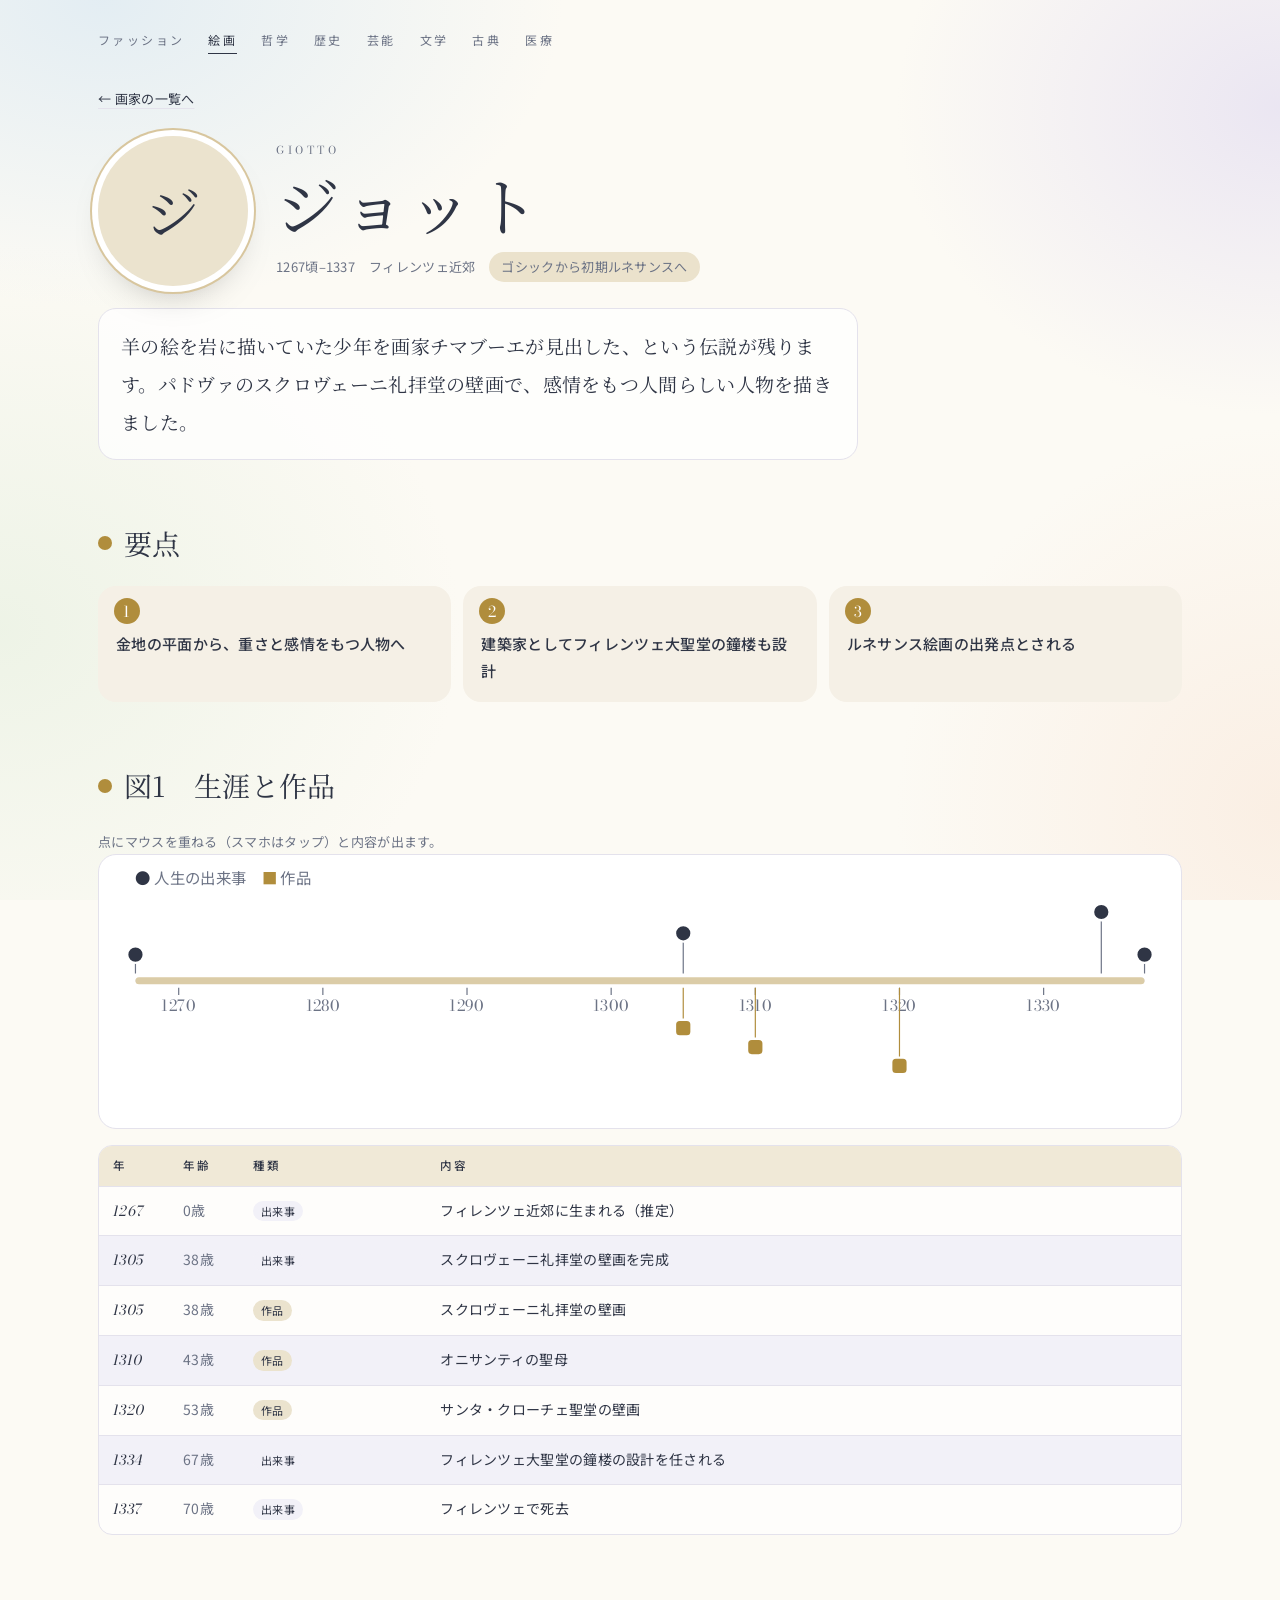
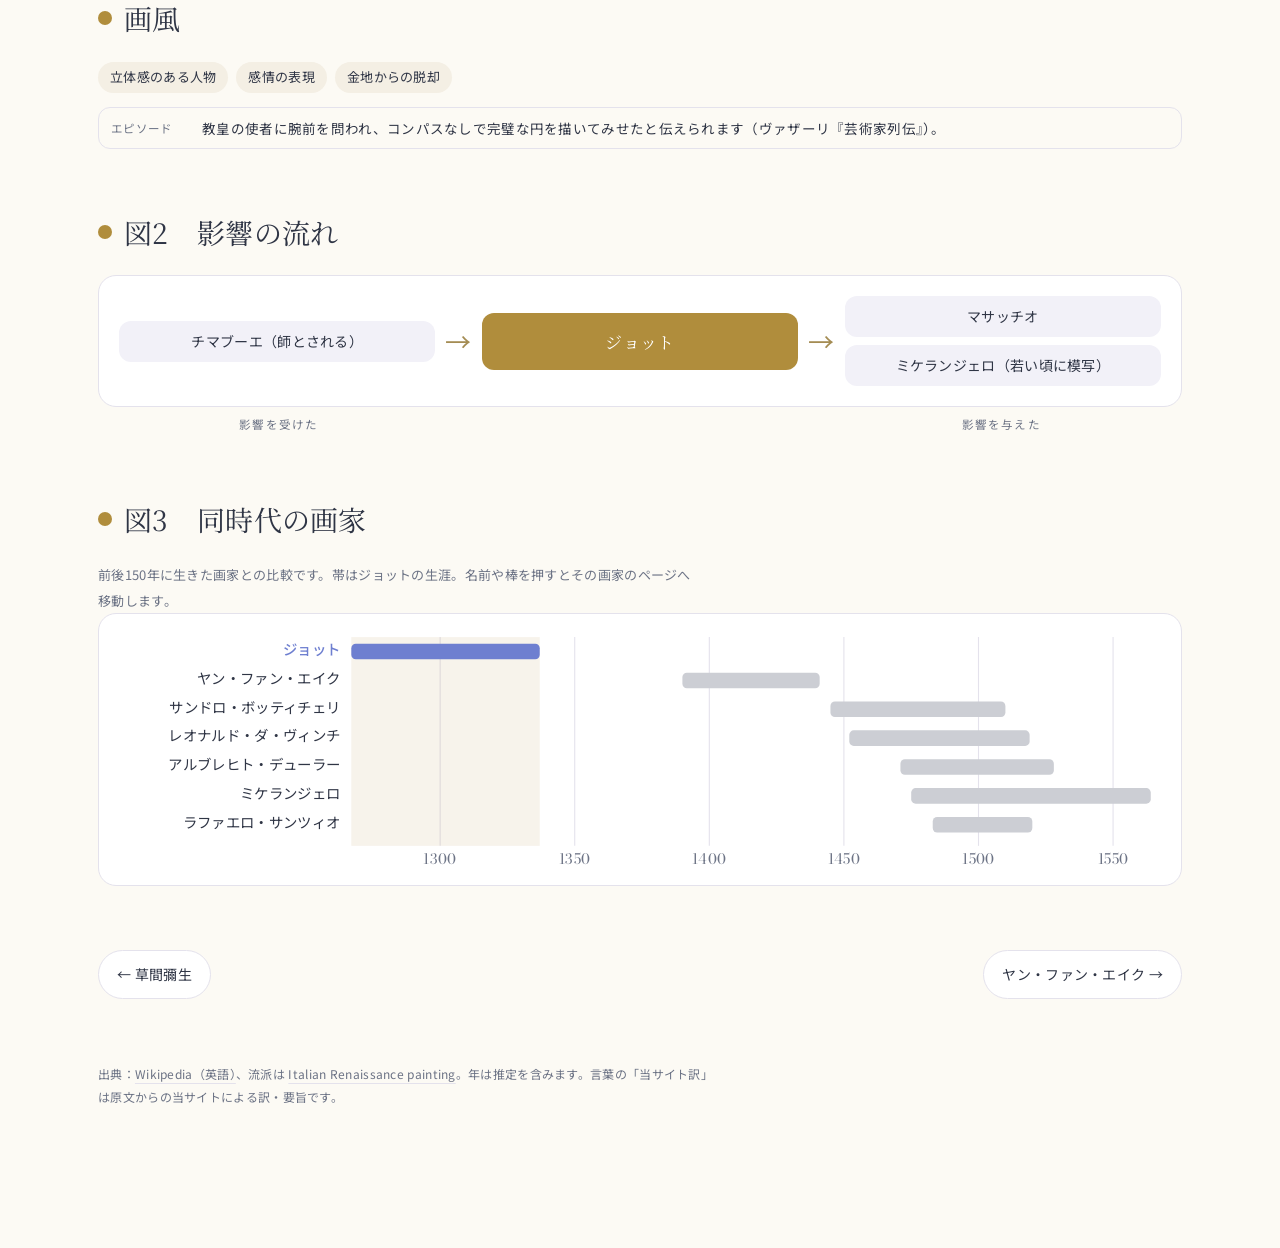
<file: artist.html>
<!doctype html>
<html lang="ja">
<head>
<meta charset="utf-8">
<meta name="viewport" content="width=device-width, initial-scale=1">
<title>画家を知る</title>
<meta name="description" content="画家の生涯、要点、名言、代表作を図表で紹介するページ">
<link rel="preconnect" href="https://fonts.googleapis.com">
<link rel="preconnect" href="https://fonts.gstatic.com" crossorigin>
<link rel="stylesheet" href="https://fonts.googleapis.com/css2?family=Bodoni+Moda:ital,opsz,wght@0,6..96,400;0,6..96,500;1,6..96,400&family=Noto+Serif+JP:wght@300;400;500&family=Noto+Sans+JP:wght@400;500&display=swap">
<link rel="stylesheet" href="site.css">
</head>
<body class="impression detail-page">

<nav class="genre wrap" aria-label="分野">
  <a href="index.html">ファッション</a>
  <a href="painting.html" aria-current="page">絵画</a>
  <a href="philosophy.html">哲学</a>
  <a href="history.html">歴史</a>
  <a href="geino.html">芸能</a>
  <a href="bungaku.html">文学</a>
  <a href="koten.html">古典</a>
  <a href="https://raiankun.github.io/medical-history/">医療</a>
</nav>

<main class="wrap" id="page"></main>
<div class="tip" id="tip" role="tooltip" hidden></div>

<script src="data/painting.js"></script>
<script src="data/painting-detail.js"></script>
<script>
const $ = s => document.querySelector(s);
const WIKI = "https://en.wikipedia.org/wiki/";
const yearsOf = a => { const m = a[3].match(/(\d{3,4}).*?–\s*(\d{4})?/); return [+m[1], m[2] ? +m[2] : null]; };
const NOW = 2026;

/* ツールチップ：data-tip を持つ要素に重ねる・タップすると表示 */
const tip = $("#tip");
document.addEventListener("pointerover", e => {
  const t = e.target.closest("[data-tip]"); if (!t) { tip.hidden = true; return; }
  tip.innerHTML = t.dataset.tip; tip.hidden = false;
  const r = t.getBoundingClientRect(), w = tip.offsetWidth;
  tip.style.left = Math.max(8, Math.min(innerWidth - w - 8, r.left + r.width / 2 - w / 2)) + "px";
  tip.style.top = (r.top + scrollY - tip.offsetHeight - 10) + "px";
});

const id = new URLSearchParams(location.search).get("id") || ARTISTS[0][0];
const idx = Math.max(0, ARTISTS.findIndex(a => a[0] === id));
const a = ARTISTS[idx], d = ARTIST_DETAIL[a[0]] || {pts:[], life:[], works:[], from:[], to:[]};
const m = MOVEMENTS.find(x => x.id === a[5]);
const [born, died] = yearsOf(a), end = died || NOW;
document.title = `${a[1]}｜画家を知る`;

/* 図1：生涯と作品の年表（上：出来事、下：作品） */
function lifeChart(){
  const W = 900, H = 190, L = 24, R = 24, Y = 96;
  const x = y => L + (y - born) / Math.max(1, end - born) * (W - L - R);
  const step = (end - born) > 60 ? 10 : 5;
  let g = `<line x1="${L}" y1="${Y}" x2="${W-R}" y2="${Y}" stroke="var(--hair)" stroke-width="2"/>`;
  g += `<rect x="${L}" y="${Y-3}" width="${x(end)-L}" height="6" rx="3" fill="color-mix(in srgb,var(--mc) 45%,#fff)"/>`;
  for (let t = Math.ceil(born / step) * step; t <= end; t += step){
    g += `<line x1="${x(t)}" y1="${Y+6}" x2="${x(t)}" y2="${Y+12}" stroke="var(--sub)" stroke-width="1"/><text x="${x(t)}" y="${Y+26}" text-anchor="middle" class="ax">${t}</text>`;
  }
  d.life.forEach((e, i) => {
    const h = 22 + (i % 3) * 18;
    g += `<line x1="${x(e[0])}" y1="${Y-6}" x2="${x(e[0])}" y2="${Y-h}" stroke="var(--sub)" stroke-width="1"/>
      <circle class="hit" cx="${x(e[0])}" cy="${Y-h}" r="7" fill="var(--ink)" stroke="#fff" stroke-width="2" data-tip="<b>${e[0]}年（${e[0]-born}歳ごろ）</b><br>${e[1]}"/>`;
  });
  d.works.forEach((w, i) => {
    const h = 40 + (i % 3) * 16;
    g += `<line x1="${x(w[1])}" y1="${Y+6}" x2="${x(w[1])}" y2="${Y+h}" stroke="var(--mc)" stroke-width="1"/>
      <rect class="hit" x="${x(w[1])-7}" y="${Y+h-7}" width="14" height="14" rx="4" fill="var(--mc)" stroke="#fff" stroke-width="2" data-tip="<b>${w[0]}</b><br>${w[1]}年（${w[1]-born}歳ごろ）"/>`;
  });
  g += `<text x="${L}" y="14" class="lg"><tspan class="dot-ink">●</tspan> 人生の出来事　<tspan class="dot-mc">■</tspan> 作品</text>`;
  return `<svg viewBox="0 0 ${W} ${H+20}" class="chart" role="img" aria-label="${a[1]}の生涯の出来事と作品を年代順に並べた図">${g}</svg>`;
}

/* 図2：同時代の画家（生涯の長さを横棒で） */
function peersChart(){
  const rows = ARTISTS.map(p => { const [b, e] = yearsOf(p); return {p, b, e: e || NOW, alive: !e}; }).sort((u, v) => u.b - v.b);
  const lo = born - 150, hi = end + 150;
  const list = rows.filter(r => r.e >= lo && r.b <= hi);
  const W = 960, L = 220, R = 20, RH = 26, H = list.length * RH + 40;
  const min = Math.min(...list.map(r => r.b)), max = Math.max(...list.map(r => r.e));
  const x = y => L + (y - min) / (max - min) * (W - L - R);
  let g = "";
  for (let t = Math.ceil(min / 50) * 50; t <= max; t += 50) g += `<line x1="${x(t)}" y1="10" x2="${x(t)}" y2="${H-24}" stroke="var(--hair)" stroke-width="1"/><text x="${x(t)}" y="${H-8}" text-anchor="middle" class="ax">${t}</text>`;
  g += `<rect x="${x(born)}" y="10" width="${x(end)-x(born)}" height="${H-34}" fill="color-mix(in srgb,var(--mc) 10%,transparent)"/>`;
  list.forEach((r, i) => {
    const me = r.p[0] === a[0], y = 14 + i * RH;
    g += `<a href="artist.html?id=${r.p[0]}"><text x="${L-10}" y="${y+12}" text-anchor="end" class="rl${me ? " me" : ""}">${r.p[1]}</text>
      <rect class="hit" x="${x(r.b)}" y="${y+2}" width="${Math.max(4, x(r.e)-x(r.b))}" height="14" rx="4" fill="${me ? "var(--ox)" : "color-mix(in srgb,var(--sub) 35%,#fff)"}" data-tip="<b>${r.p[1]}</b><br>${r.p[3]}${r.alive ? "（存命）" : ""}"/></a>`;
  });
  return `<svg viewBox="0 0 ${W} ${H}" class="chart" role="img" aria-label="${a[1]}と前後150年の画家の生涯の比較">${g}</svg>`;
}

const flow = (from, to) => `<div class="flowmap">
  <div class="fcol">${from.map(t => `<span class="fnode">${t}</span>`).join("") || `<span class="fnode muted">―</span>`}</div>
  <div class="farrow" aria-hidden="true">→</div>
  <div class="fcol"><span class="fnode me">${a[1]}</span></div>
  <div class="farrow" aria-hidden="true">→</div>
  <div class="fcol">${to.map(t => `<span class="fnode">${t}</span>`).join("") || `<span class="fnode muted">―</span>`}</div>
 </div>
 <div class="flowkey"><span>影響を受けた</span><span></span><span>影響を与えた</span></div>`;

const timeline = [...d.life.map(e => [e[0], e[1], "出来事"]), ...d.works.map(w => [w[1], w[0], "作品"])].sort((u, v) => u[0] - v[0]);
const prev = ARTISTS[(idx - 1 + ARTISTS.length) % ARTISTS.length], next = ARTISTS[(idx + 1) % ARTISTS.length];

$("#page").style.setProperty("--mc", m.c);
$("#page").innerHTML = `
 <a class="back linkbtn" href="painting.html#artists">← 画家の一覧へ</a>
 <header class="dp-hero">
  <a class="portrait big" href="${WIKI + a[2]}" target="_blank" rel="noopener" ${a[11] ? `data-portrait="${a[2]}"` : ""}><span>${a[1].slice(0,1)}</span></a>
  <div>
   <div class="eyebrow">${a[2].replace(/_/g, " ")}</div>
   <h1>${a[1]}</h1>
   <div class="dp-meta"><span>${a[3]}</span><span>${a[4]}</span><a class="mpill" href="painting.html#${m.id}" style="--mc:${m.c}">${m.t}</a></div>
  </div>
 </header>
 <p class="dp-lead">${a[6]}</p>

 <h2 class="dp-h">要点</h2>
 <ol class="points">${d.pts.map(p => `<li>${p}</li>`).join("")}</ol>

 ${a[10] ? `<h2 class="dp-h">言葉</h2><figure class="bigquote"><blockquote>「${a[10][0]}」</blockquote><figcaption>${a[1]}　${a[10][1]}</figcaption></figure>` : ""}

 <h2 class="dp-h">図1　生涯と作品</h2>
 <p class="caption">点にマウスを重ねる（スマホはタップ）と内容が出ます。</p>
 <div class="chart-wrap">${lifeChart()}</div>
 <div class="tbl-wrap"><table class="tbl timeline">${table(["年","年齢","種類","内容"], timeline.map(t => [`<span class="latin">${t[0]}</span>`, `${t[0] - born}歳`, `<span class="kind-${t[2] === "作品" ? "w" : "l"}">${t[2]}</span>`, t[1]]))}</table></div>

 <h2 class="dp-h">画風</h2>
 <ul class="signs">${a[7].map(s => `<li>${s}</li>`).join("")}</ul>
 <dl class="kv" style="margin-top:14px"><div><dt>エピソード</dt><dd>${a[9]}</dd></div></dl>

 <h2 class="dp-h">図2　影響の流れ</h2>
 ${flow(d.from, d.to)}

 <h2 class="dp-h">図3　同時代の画家</h2>
 <p class="caption">前後150年に生きた画家との比較です。帯は${a[1]}の生涯。名前や棒を押すとその画家のページへ移動します。</p>
 <div class="chart-wrap">${peersChart()}</div>

 <nav class="pager">
  <a href="artist.html?id=${prev[0]}">← ${prev[1]}</a>
  <a href="artist.html?id=${next[0]}">${next[1]} →</a>
 </nav>
 <p class="notice">出典：<a href="${WIKI + a[2]}" target="_blank" rel="noopener">Wikipedia（英語）</a>、流派は ${m.src.map(s => `<a href="${WIKI + s}" target="_blank" rel="noopener">${s.replace(/_/g, " ")}</a>`).join("、")}。年は推定を含みます。言葉の「当サイト訳」は原文からの当サイトによる訳・要旨です。</p>`;

function table(head, rows){ return `<thead><tr>${head.map(h => `<th scope="col">${h}</th>`).join("")}</tr></thead><tbody>${rows.map(r => `<tr>${r.map((c,i) => `<td data-l="${head[i]}"><span>${c}</span></td>`).join("")}</tr>`).join("")}</tbody>`; }

/* 肖像：パブリックドメインの代表画像がある画家だけ */
(async () => {
  const el = document.querySelector("[data-portrait]"); if (!el) return;
  try {
    const r = await fetch("https://en.wikipedia.org/api/rest_v1/page/summary/" + encodeURIComponent(el.dataset.portrait));
    const u = r.ok ? ((await r.json()).thumbnail || {}).source : null; if (!u) return;
    const img = new Image(); img.alt = ""; img.onload = () => { el.innerHTML = ""; el.appendChild(img); }; img.src = u;
  } catch(_) {}
})();
</script>
</body>
</html>
</file>
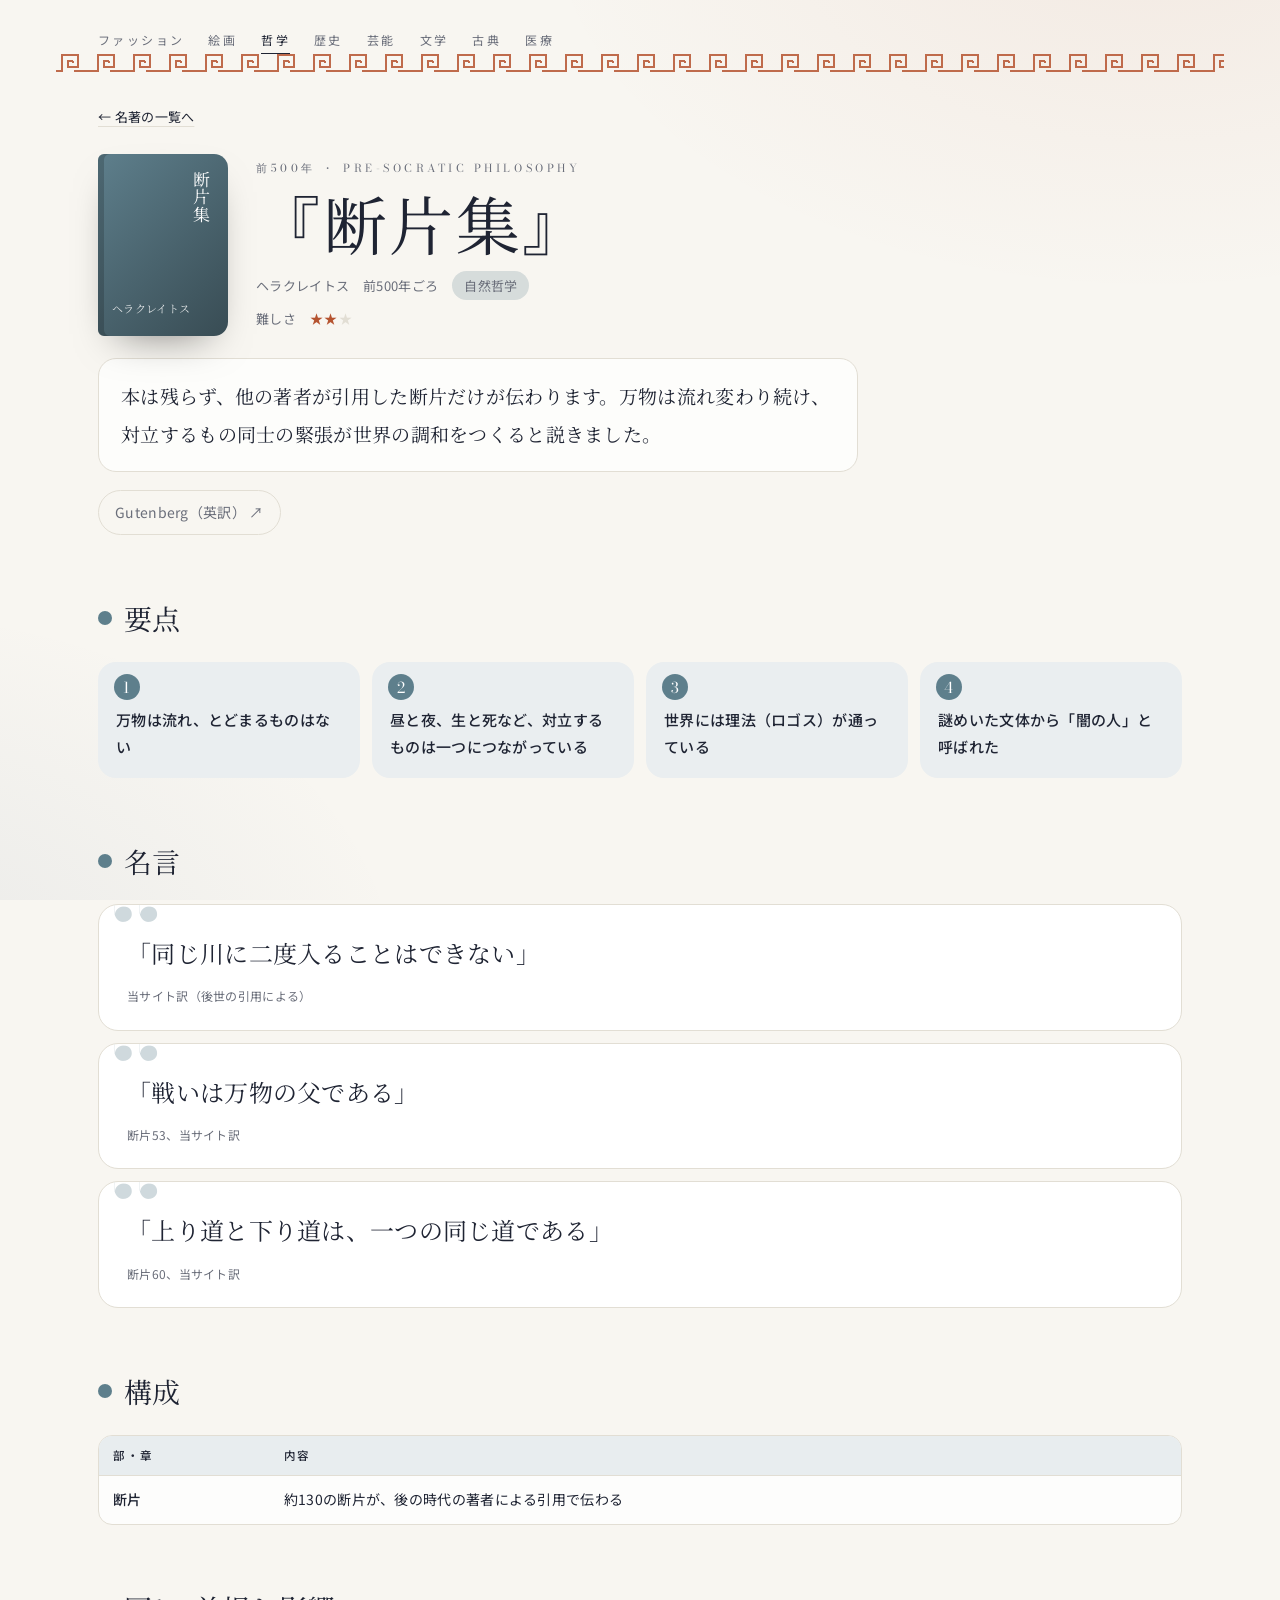
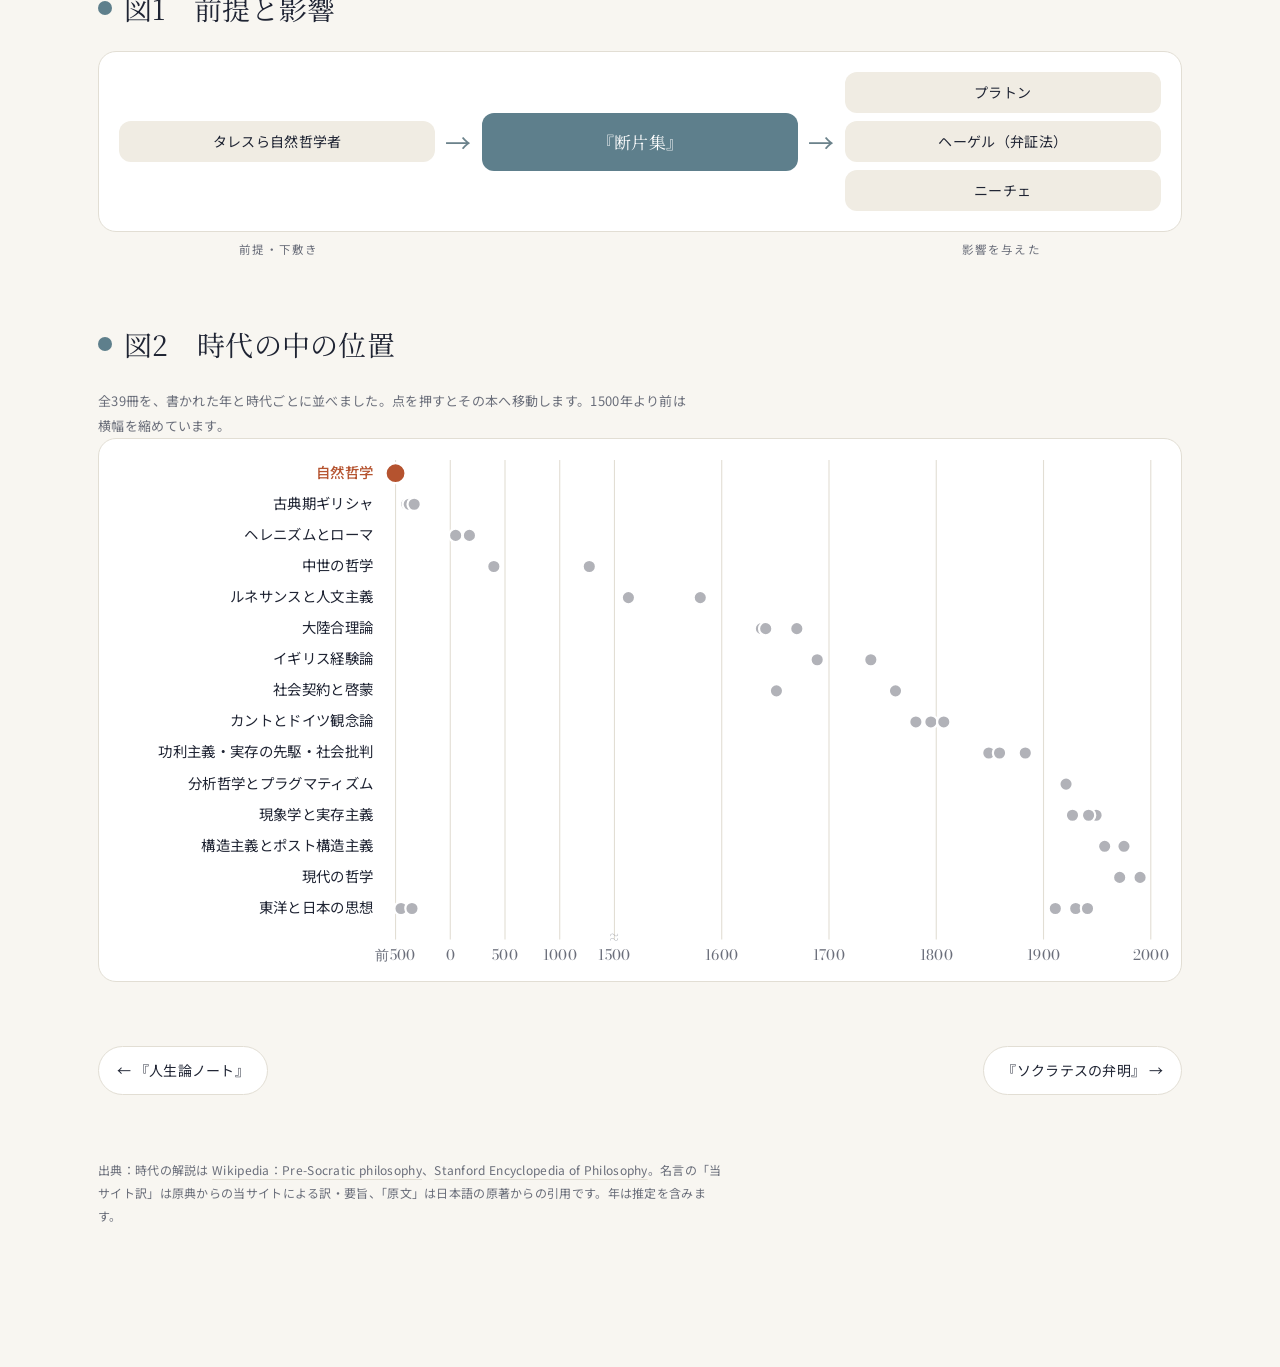
<file: book.html>
<!doctype html>
<html lang="ja">
<head>
<meta charset="utf-8">
<meta name="viewport" content="width=device-width, initial-scale=1">
<title>名著を読む</title>
<meta name="description" content="哲学の名著の要点、名言、構成、影響関係を図表で紹介するページ">
<link rel="preconnect" href="https://fonts.googleapis.com">
<link rel="preconnect" href="https://fonts.gstatic.com" crossorigin>
<link rel="stylesheet" href="https://fonts.googleapis.com/css2?family=Bodoni+Moda:ital,opsz,wght@0,6..96,400;0,6..96,500;1,6..96,400&family=Noto+Serif+JP:wght@300;400;500&family=Noto+Sans+JP:wght@400;500&display=swap">
<link rel="stylesheet" href="site.css">
</head>
<body class="classic detail-page">

<nav class="genre wrap" aria-label="分野">
  <a href="index.html">ファッション</a>
  <a href="painting.html">絵画</a>
  <a href="philosophy.html" aria-current="page">哲学</a>
  <a href="history.html">歴史</a>
  <a href="geino.html">芸能</a>
  <a href="bungaku.html">文学</a>
  <a href="koten.html">古典</a>
  <a href="https://raiankun.github.io/medical-history/">医療</a>
</nav>
<div class="meander" aria-hidden="true"></div>

<main class="wrap" id="page"></main>
<div class="tip" id="tip" role="tooltip" hidden></div>

<script src="data/philosophy.js"></script>
<script src="data/philosophy-detail.js"></script>
<script>
const $ = s => document.querySelector(s);
const tip = $("#tip");
document.addEventListener("pointerover", e => {
  const t = e.target.closest("[data-tip]"); if (!t) { tip.hidden = true; return; }
  tip.innerHTML = t.dataset.tip; tip.hidden = false;
  const r = t.getBoundingClientRect(), w = tip.offsetWidth;
  tip.style.left = Math.max(8, Math.min(innerWidth - w - 8, r.left + r.width / 2 - w / 2)) + "px";
  tip.style.top = (r.top + scrollY - tip.offsetHeight - 10) + "px";
});
function table(head, rows){ return `<thead><tr>${head.map(h => `<th scope="col">${h}</th>`).join("")}</tr></thead><tbody>${rows.map(r => `<tr>${r.map((c,i) => `<td data-l="${head[i]}"><span>${c}</span></td>`).join("")}</tr>`).join("")}</tbody>`; }
const yearLabel = y => y < 0 ? `前${-y}年` : `${y}年`;

const id = new URLSearchParams(location.search).get("id") || BOOKS[0].id;
const idx = Math.max(0, BOOKS.findIndex(b => b.id === id));
const b = BOOKS[idx], d = BOOK_DETAIL[b.id], m = MOVEMENTS.find(x => x.id === b.m);
document.title = `『${b.t}』｜名著を読む`;

/* 図2：時代の中の位置。1500年より前は縮めて描く（軸の切れ目を表示） */
function placeChart(){
  const W = 960, L = 250, R = 20, RH = 28;
  const eras = MOVEMENTS.filter(mv => BOOKS.some(x => x.m === mv.id));
  const H = eras.length * RH + 46;
  const BREAK = 1500, cut = L + (W - L - R) * 0.3;
  const x = y => y < BREAK ? L + (y + 600) / (BREAK + 600) * (cut - L) : cut + (y - BREAK) / (2000 - BREAK) * (W - R - cut);
  let g = "";
  [-500, 0, 500, 1000, 1500, 1600, 1700, 1800, 1900, 2000].forEach(t => {
    g += `<line x1="${x(t)}" y1="8" x2="${x(t)}" y2="${H-26}" stroke="var(--hair)" stroke-width="1"/><text x="${x(t)}" y="${H-8}" text-anchor="middle" class="ax">${t < 0 ? "前" + (-t) : t}</text>`;
  });
  g += `<text x="${cut}" y="${H-22}" text-anchor="middle" class="ax brk">≈</text>`;
  eras.forEach((mv, i) => {
    const y = 12 + i * RH;
    g += `<a href="philosophy.html#${mv.id}"><text x="${L-10}" y="${y+12}" text-anchor="end" class="rl${mv.id === b.m ? " me" : ""}">${mv.t}</text></a>`;
    BOOKS.filter(x => x.m === mv.id).forEach(bk => {
      const dd = BOOK_DETAIL[bk.id], me = bk.id === b.id;
      g += `<a href="book.html?id=${bk.id}"><circle class="hit" cx="${x(dd.yr)}" cy="${y+8}" r="${me ? 9 : 6}" fill="${me ? "var(--ox)" : "color-mix(in srgb,var(--ink) 35%,#fff)"}" stroke="#fff" stroke-width="2" data-tip="<b>『${bk.t}』</b><br>${bk.a}・${bk.y}"/></a>`;
    });
  });
  return `<svg viewBox="0 0 ${W} ${H}" class="chart" role="img" aria-label="全39冊を年代と時代ごとに並べた図。この本を強調">${g}</svg>`;
}

const flow = `<div class="flowmap">
  <div class="fcol">${d.before.map(t => `<span class="fnode">${t}</span>`).join("") || `<span class="fnode muted">―</span>`}</div>
  <div class="farrow" aria-hidden="true">→</div>
  <div class="fcol"><span class="fnode me">『${b.t}』</span></div>
  <div class="farrow" aria-hidden="true">→</div>
  <div class="fcol">${d.after.map(t => `<span class="fnode">${t}</span>`).join("") || `<span class="fnode muted">―</span>`}</div>
 </div>
 <div class="flowkey"><span>前提・下敷き</span><span></span><span>影響を与えた</span></div>`;

const stars = n => `<span class="stars" aria-label="難しさ ${n}／3">${"★".repeat(n)}<span>${"★".repeat(3 - n)}</span></span>`;
const quotes = [...(b.q ? [[b.q, b.qn]] : []), ...d.q].filter((q, i, arr) => arr.findIndex(r => r[0] === q[0]) === i);   // 同じ文は1回だけ
const prev = BOOKS[(idx - 1 + BOOKS.length) % BOOKS.length], next = BOOKS[(idx + 1) % BOOKS.length];

$("#page").style.setProperty("--mc", m.c);
$("#page").innerHTML = `
 <a class="back linkbtn" href="philosophy.html#books">← 名著の一覧へ</a>
 <header class="dp-hero book-hero">
  <div class="cover" aria-hidden="true"><span>${b.t.replace(/（.*?）/g, "")}</span><small>${b.a}</small></div>
  <div>
   <div class="eyebrow">${yearLabel(d.yr)} ・ ${m.en}</div>
   <h1>『${b.t}』</h1>
   <div class="dp-meta"><span>${b.a}</span><span>${b.y}</span><a class="mpill" href="philosophy.html#${m.id}" style="--mc:${m.c}">${m.t}</a>${isAozora(b) ? `<span class="badge">青空文庫で読める</span>` : ""}</div>
   <div class="dp-meta">難しさ ${stars(d.lv)}</div>
  </div>
 </header>
 <p class="dp-lead">${b.sum}</p>
 ${b.read.length ? `<div class="bk-links big">${b.read.map(r => `<a class="${r[1].includes("aozora") ? "aoz" : ""}" href="${r[1]}" target="_blank" rel="noopener">${r[0]} ↗</a>`).join("")}</div>` : `<p class="caption">著作権保護期間中のため、全文は書店・図書館で。</p>`}

 <h2 class="dp-h">要点</h2>
 <ol class="points">${d.pts.map(p => `<li>${p}</li>`).join("")}</ol>

 ${quotes.length ? `<h2 class="dp-h">名言</h2><div class="quotes">${quotes.map(q => `<figure class="bigquote"><blockquote>「${q[0]}」</blockquote><figcaption>${q[1]}</figcaption></figure>`).join("")}</div>` : ""}

 <h2 class="dp-h">構成</h2>
 <div class="tbl-wrap"><table class="tbl">${table(["部・章","内容"], d.parts.map(p => [`<b>${p[0]}</b>`, p[1] || "―"]))}</table></div>

 <h2 class="dp-h">図1　前提と影響</h2>
 ${flow}

 <h2 class="dp-h">図2　時代の中の位置</h2>
 <p class="caption">全39冊を、書かれた年と時代ごとに並べました。点を押すとその本へ移動します。1500年より前は横幅を縮めています。</p>
 <div class="chart-wrap">${placeChart()}</div>

 <nav class="pager">
  <a href="book.html?id=${prev.id}">← 『${prev.t}』</a>
  <a href="book.html?id=${next.id}">『${next.t}』 →</a>
 </nav>
 <p class="notice">出典：時代の解説は ${m.src.map(s => `<a href="${s.startsWith("http") ? s : "https://en.wikipedia.org/wiki/" + s}" target="_blank" rel="noopener">${s.startsWith("http") ? "Stanford Encyclopedia of Philosophy" : "Wikipedia：" + s.replace(/_/g, " ")}</a>`).join("、")}。名言の「当サイト訳」は原典からの当サイトによる訳・要旨、「原文」は日本語の原著からの引用です。年は推定を含みます。</p>`;
</script>
</body>
</html>
</file>
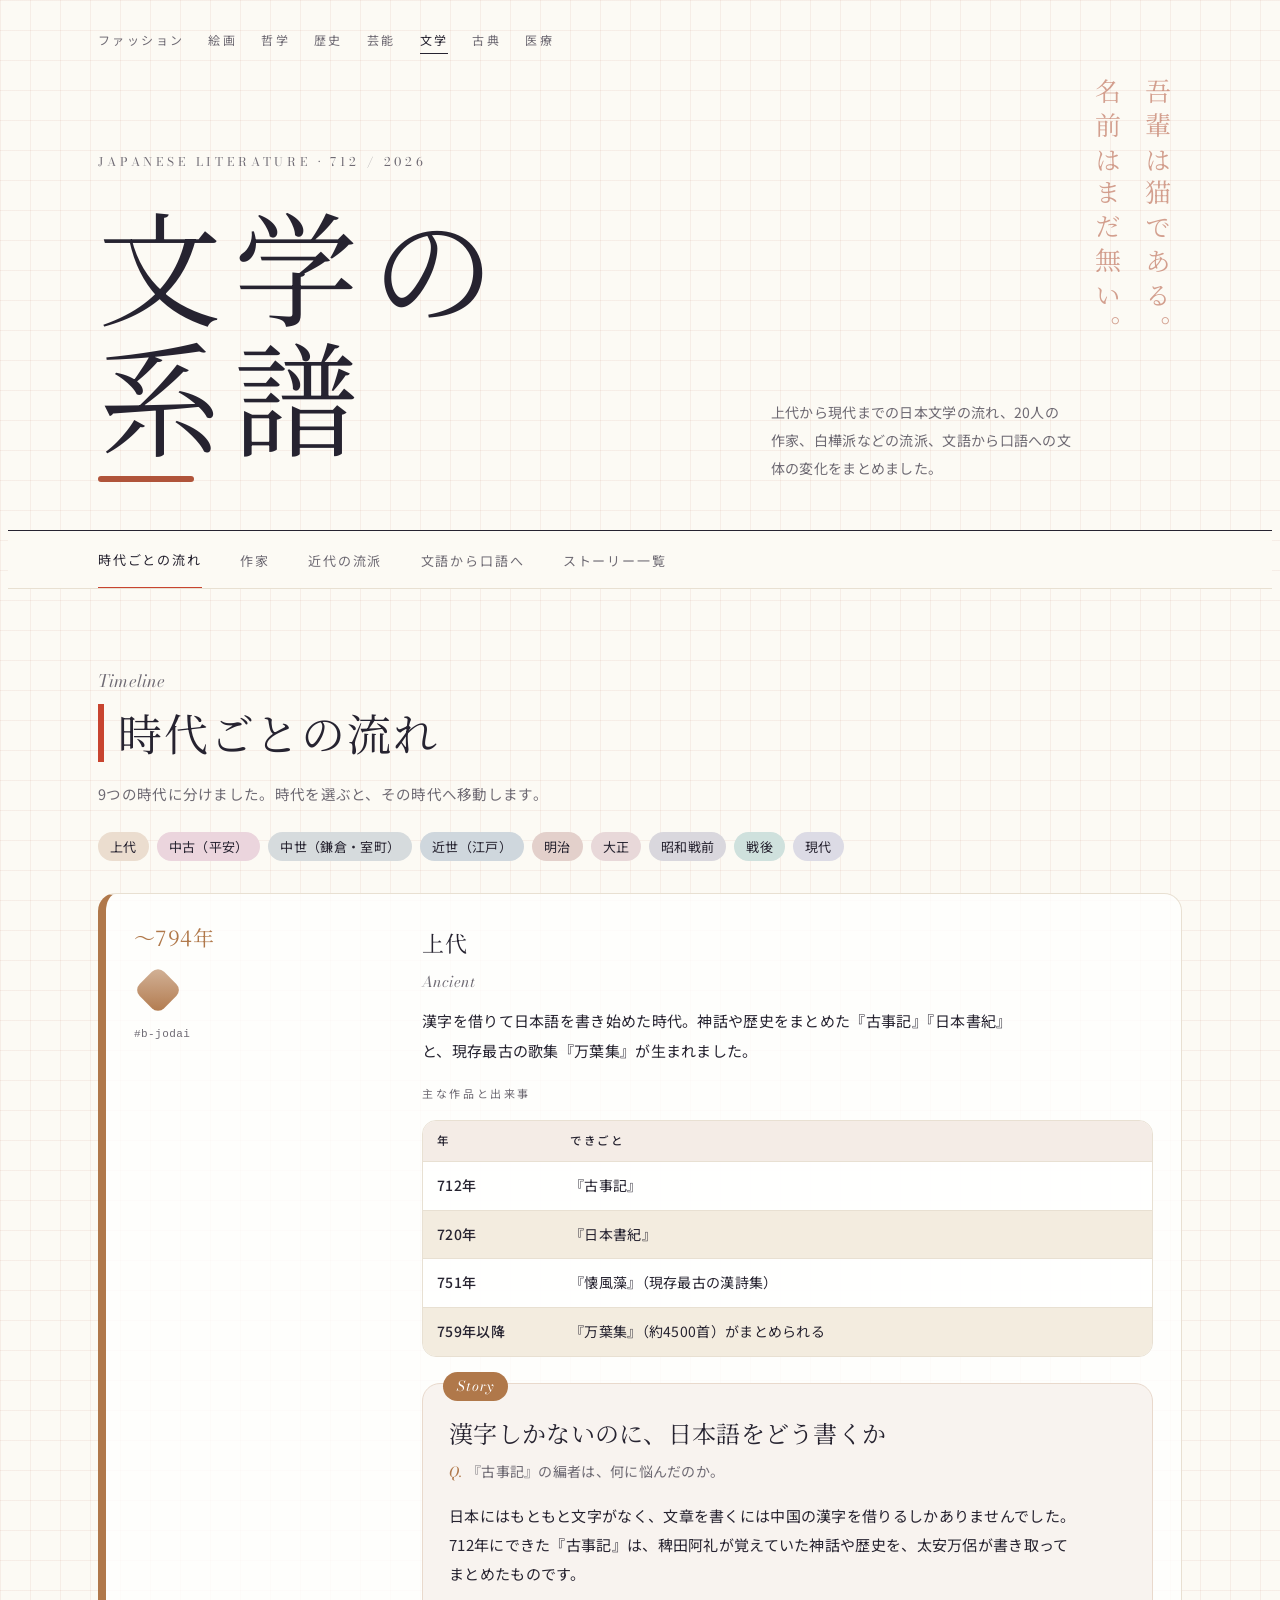
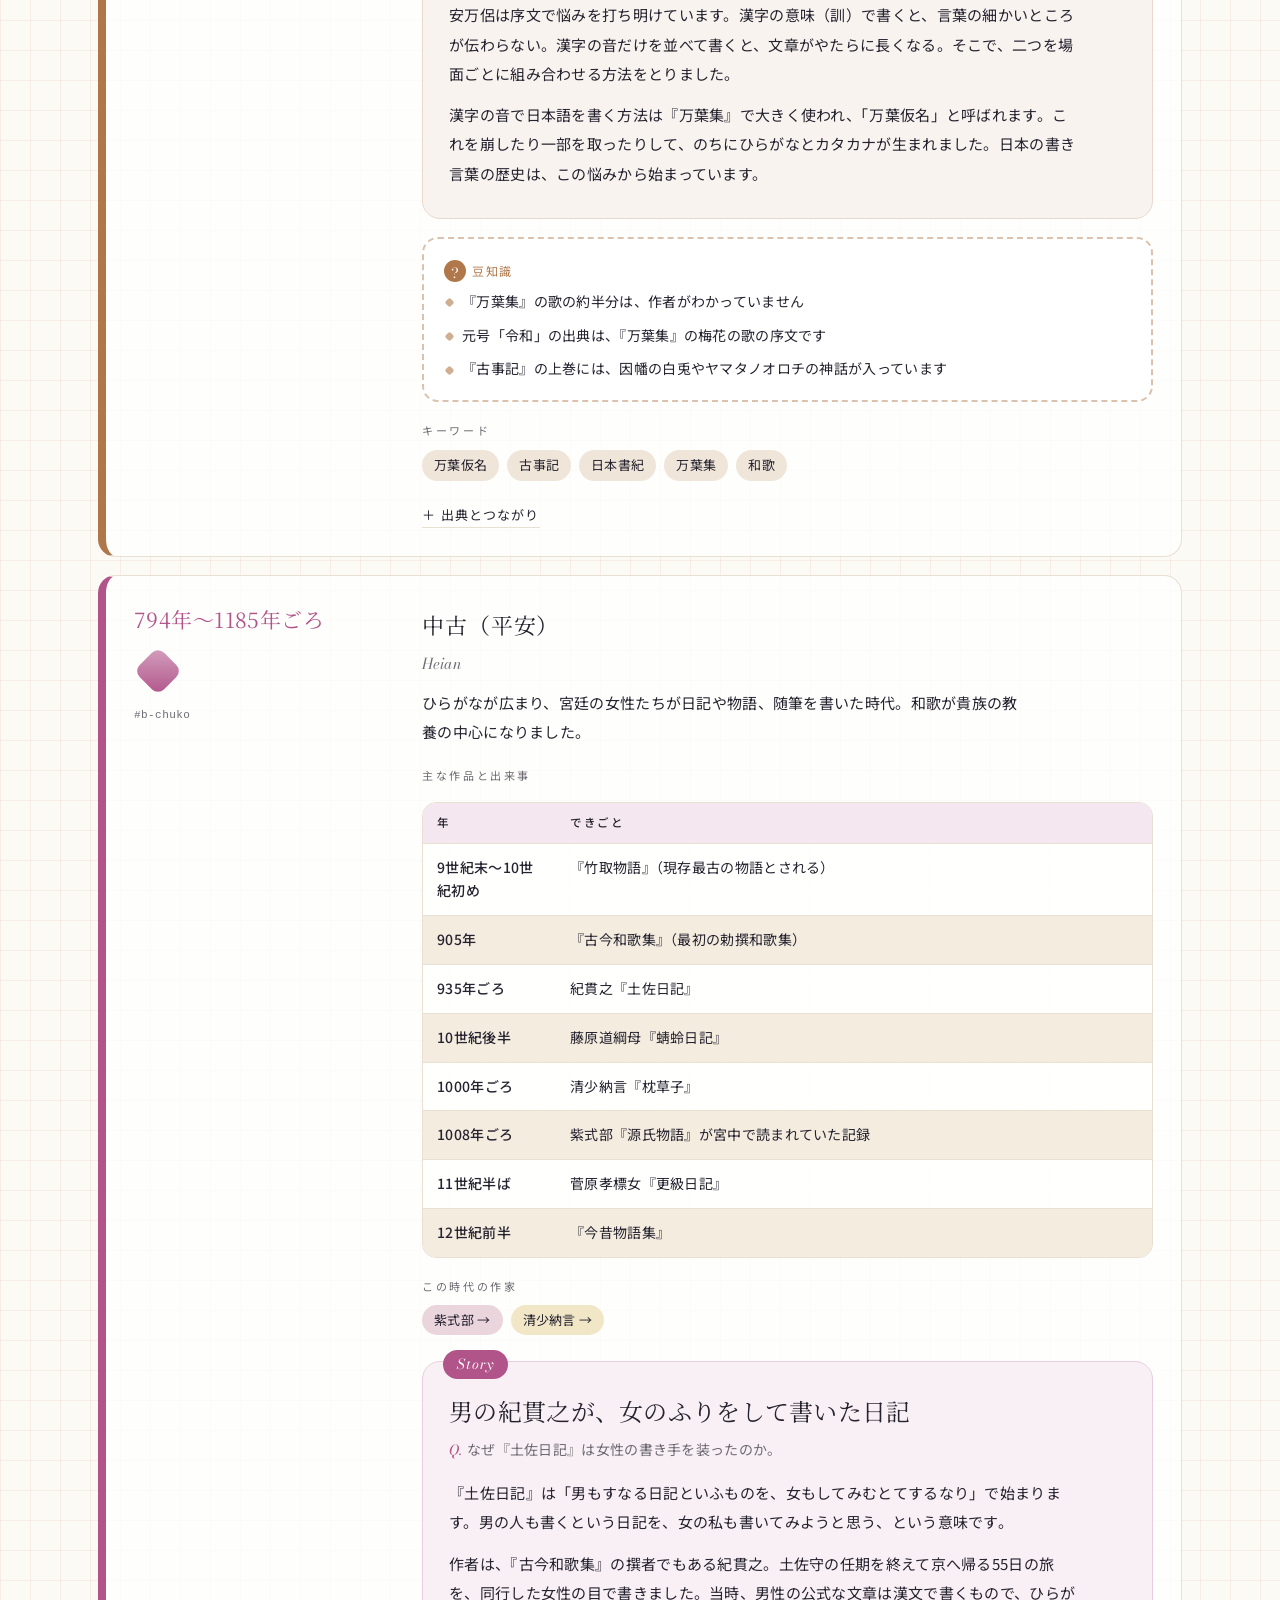
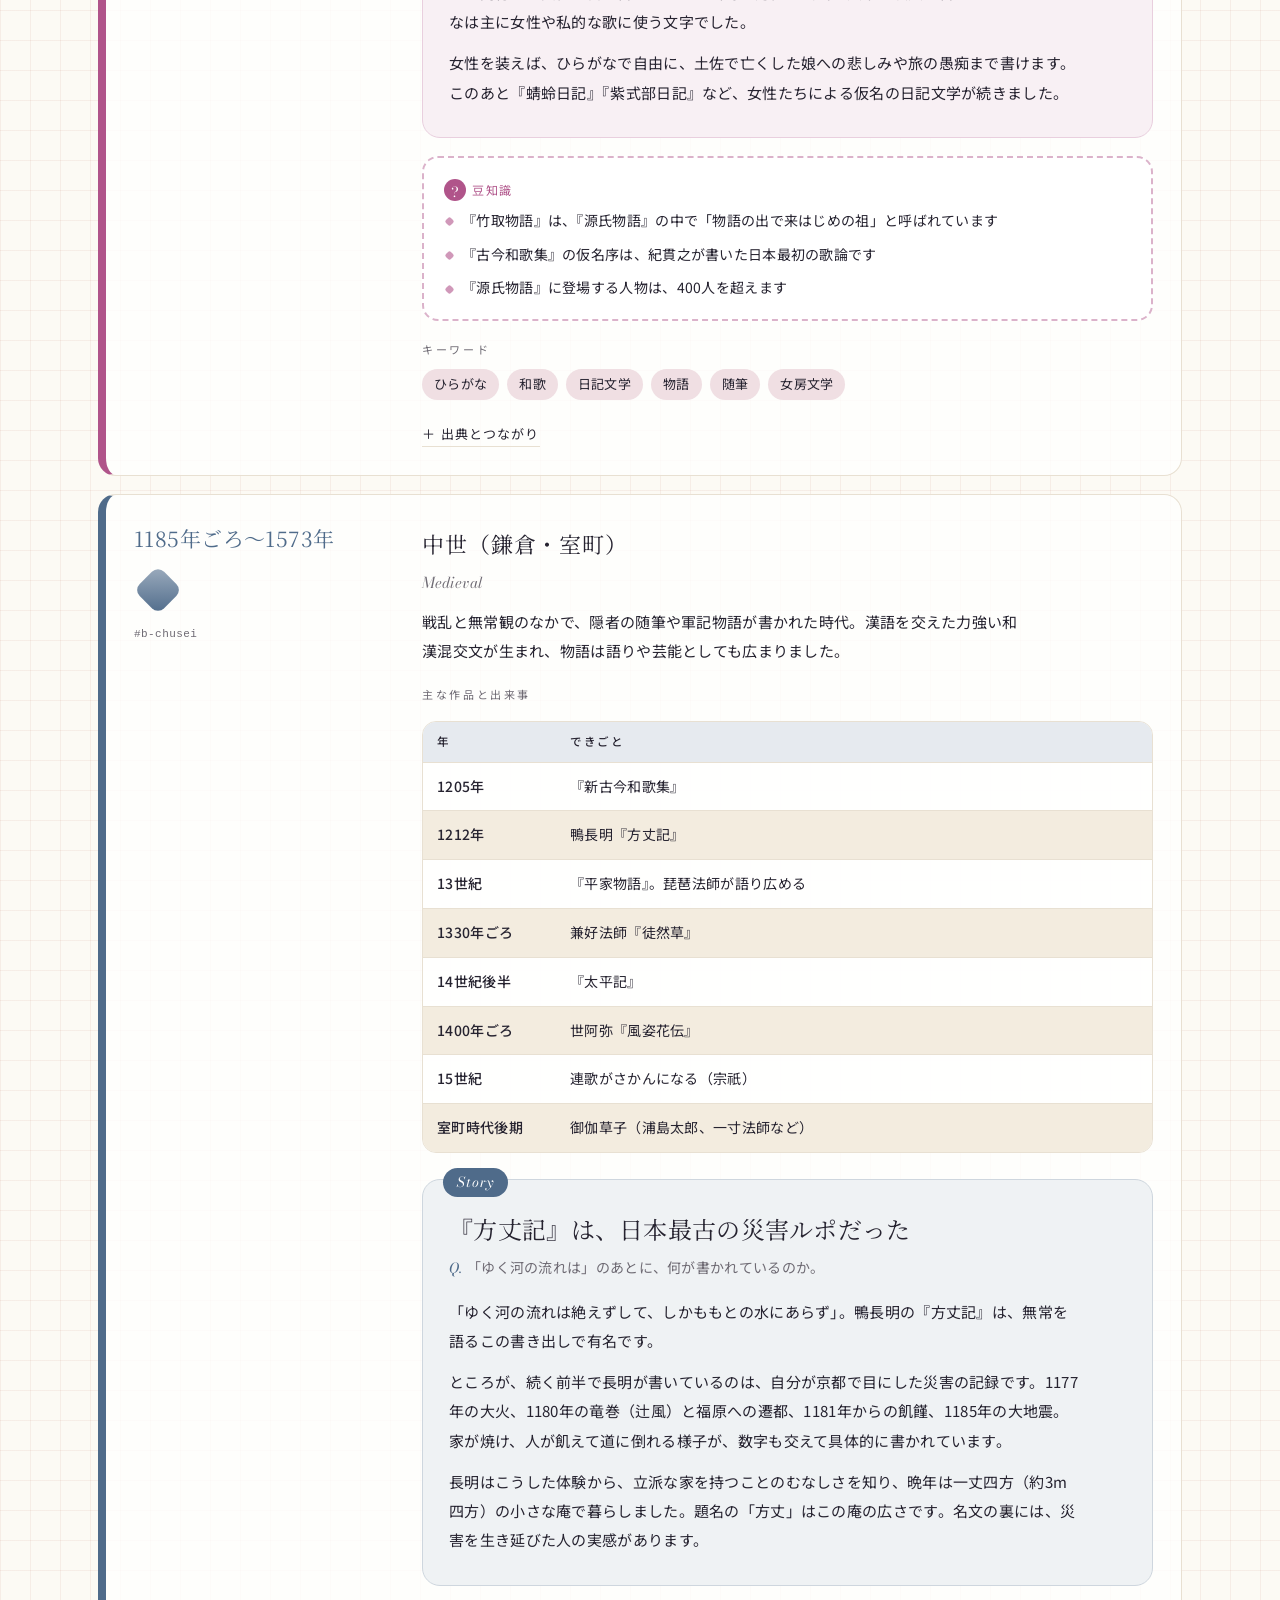
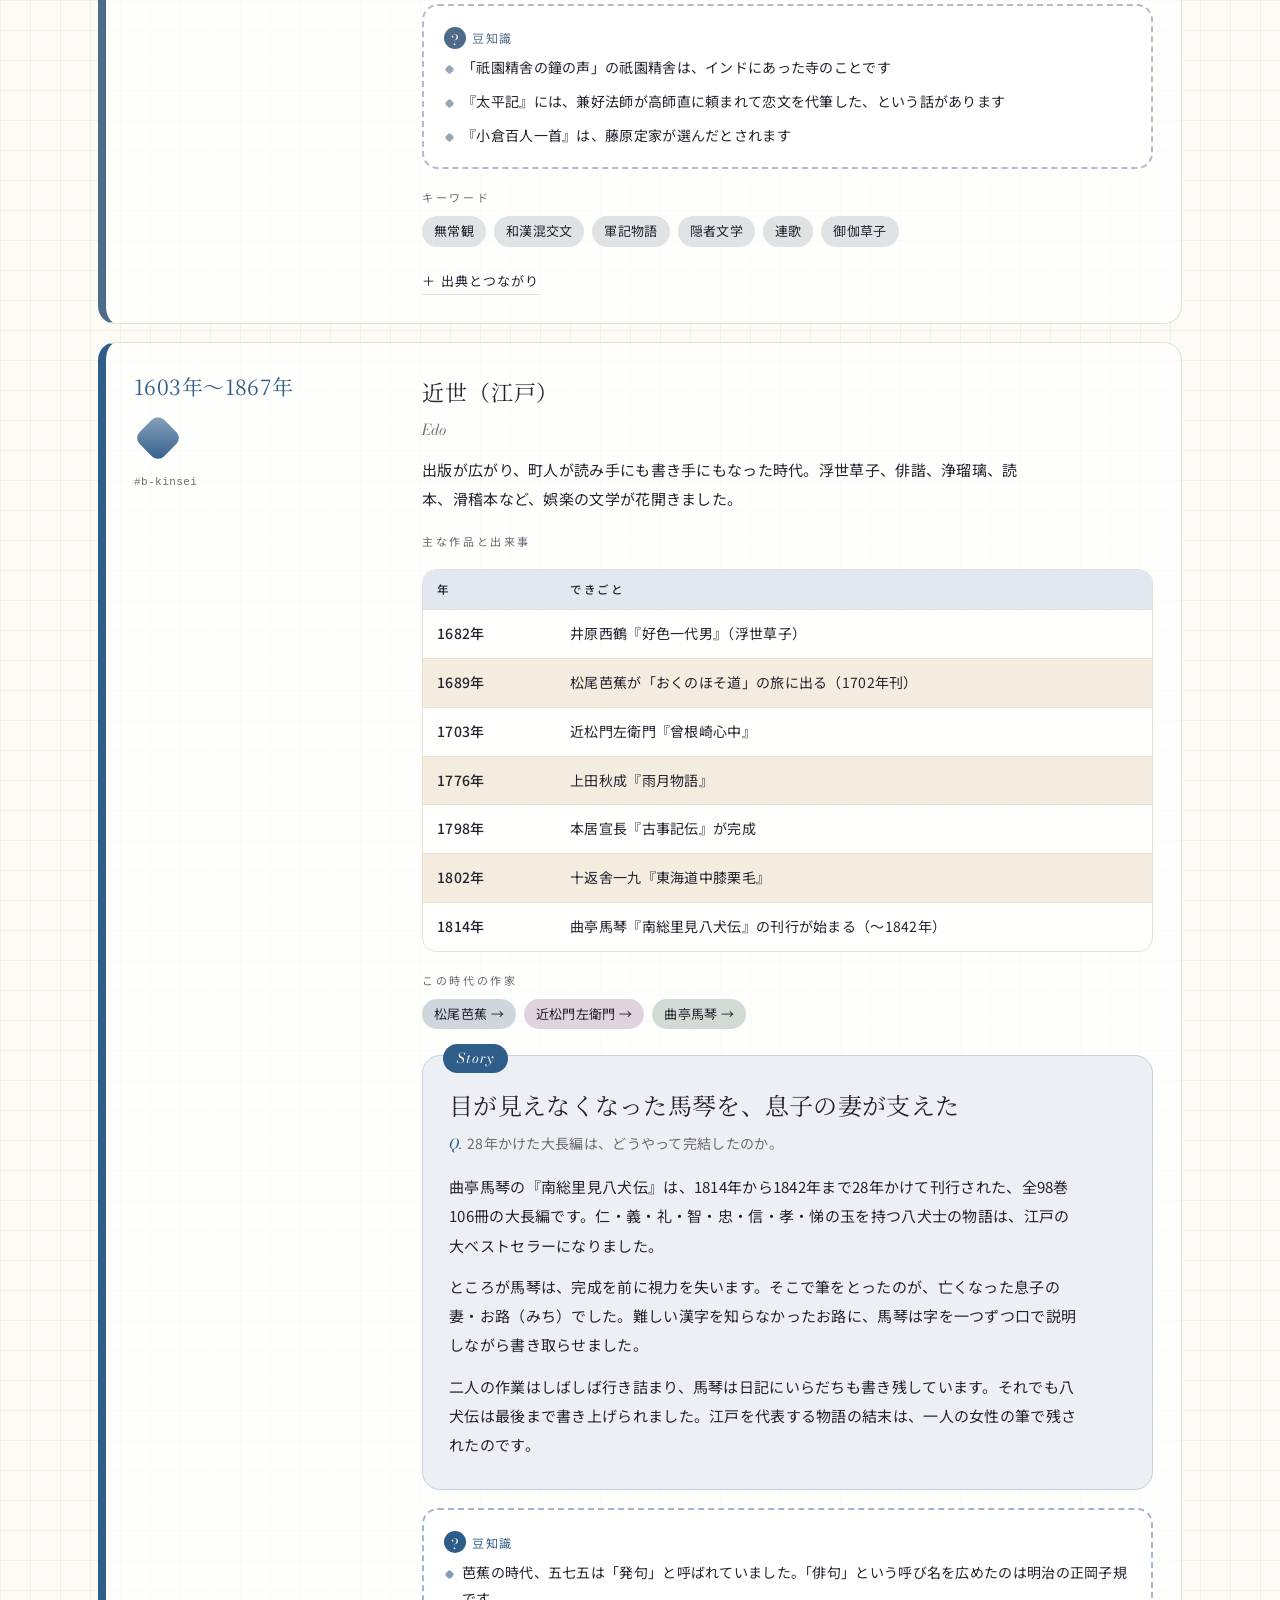
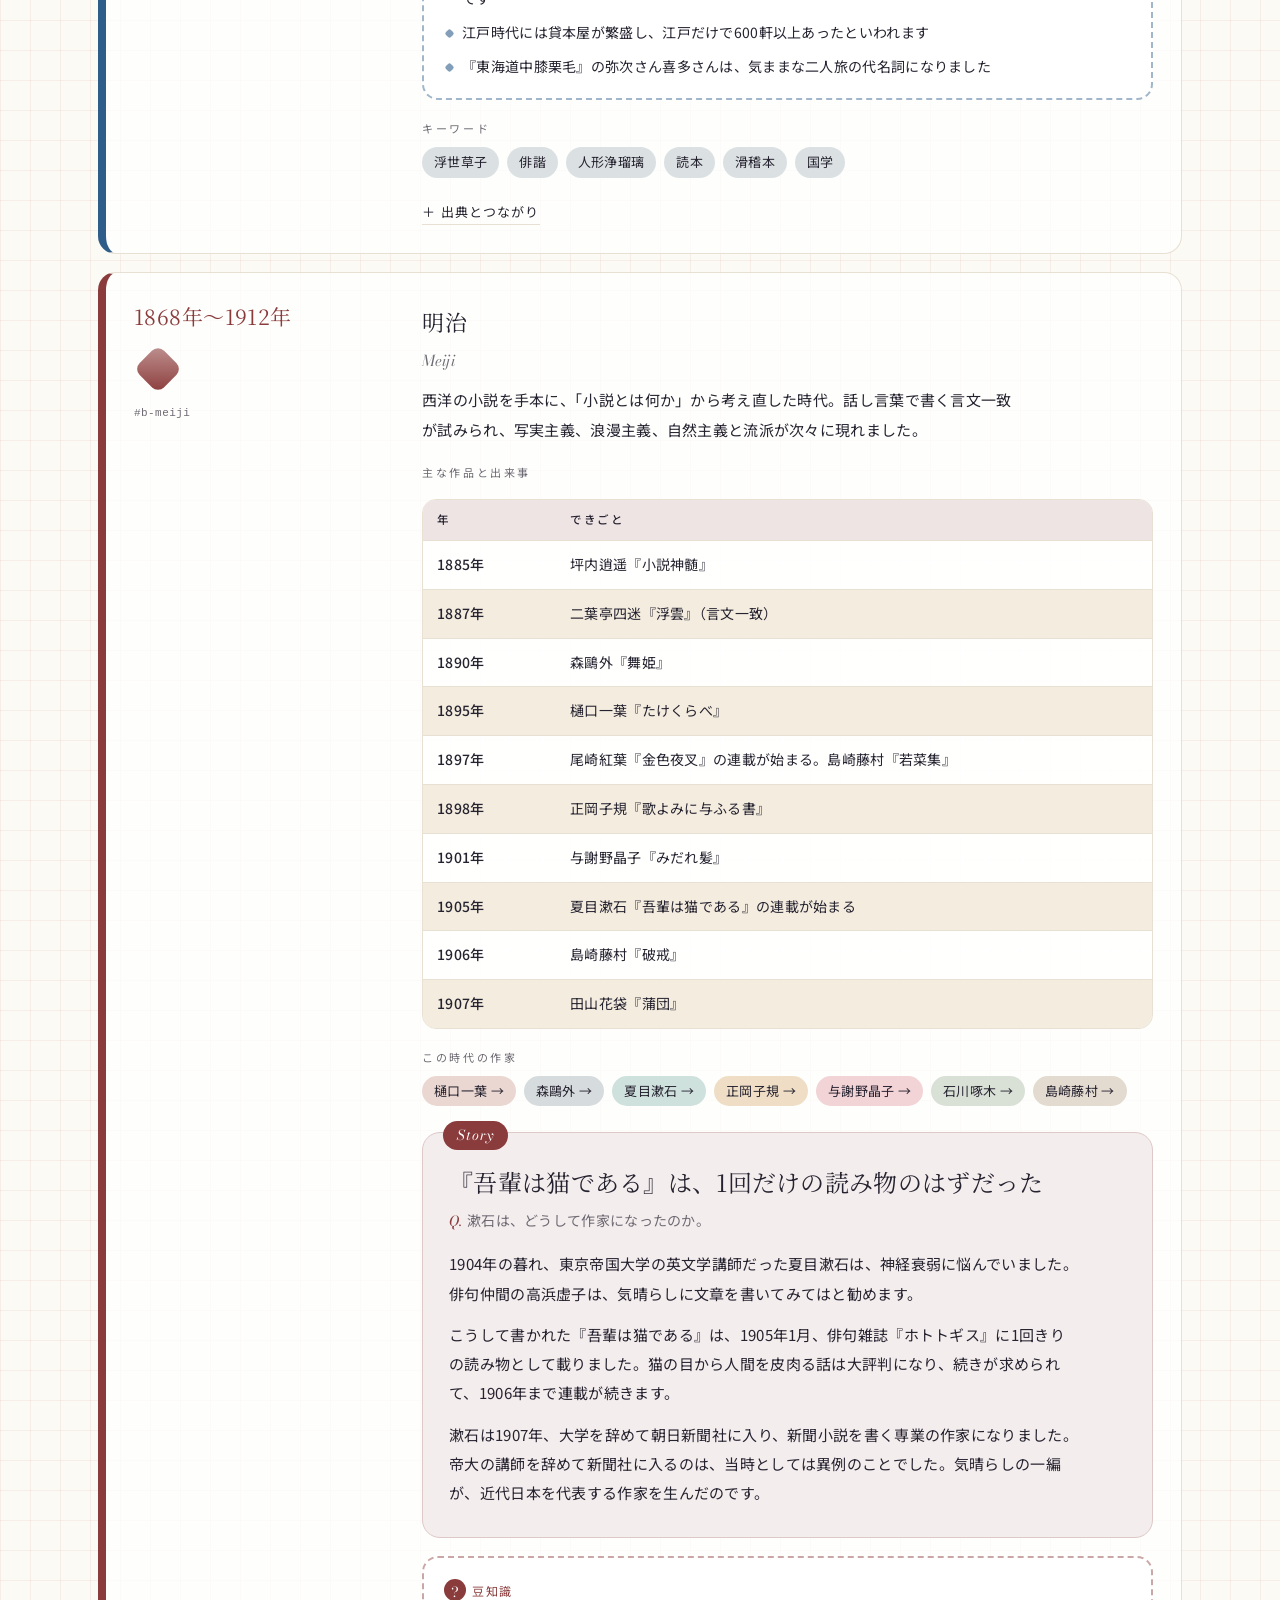
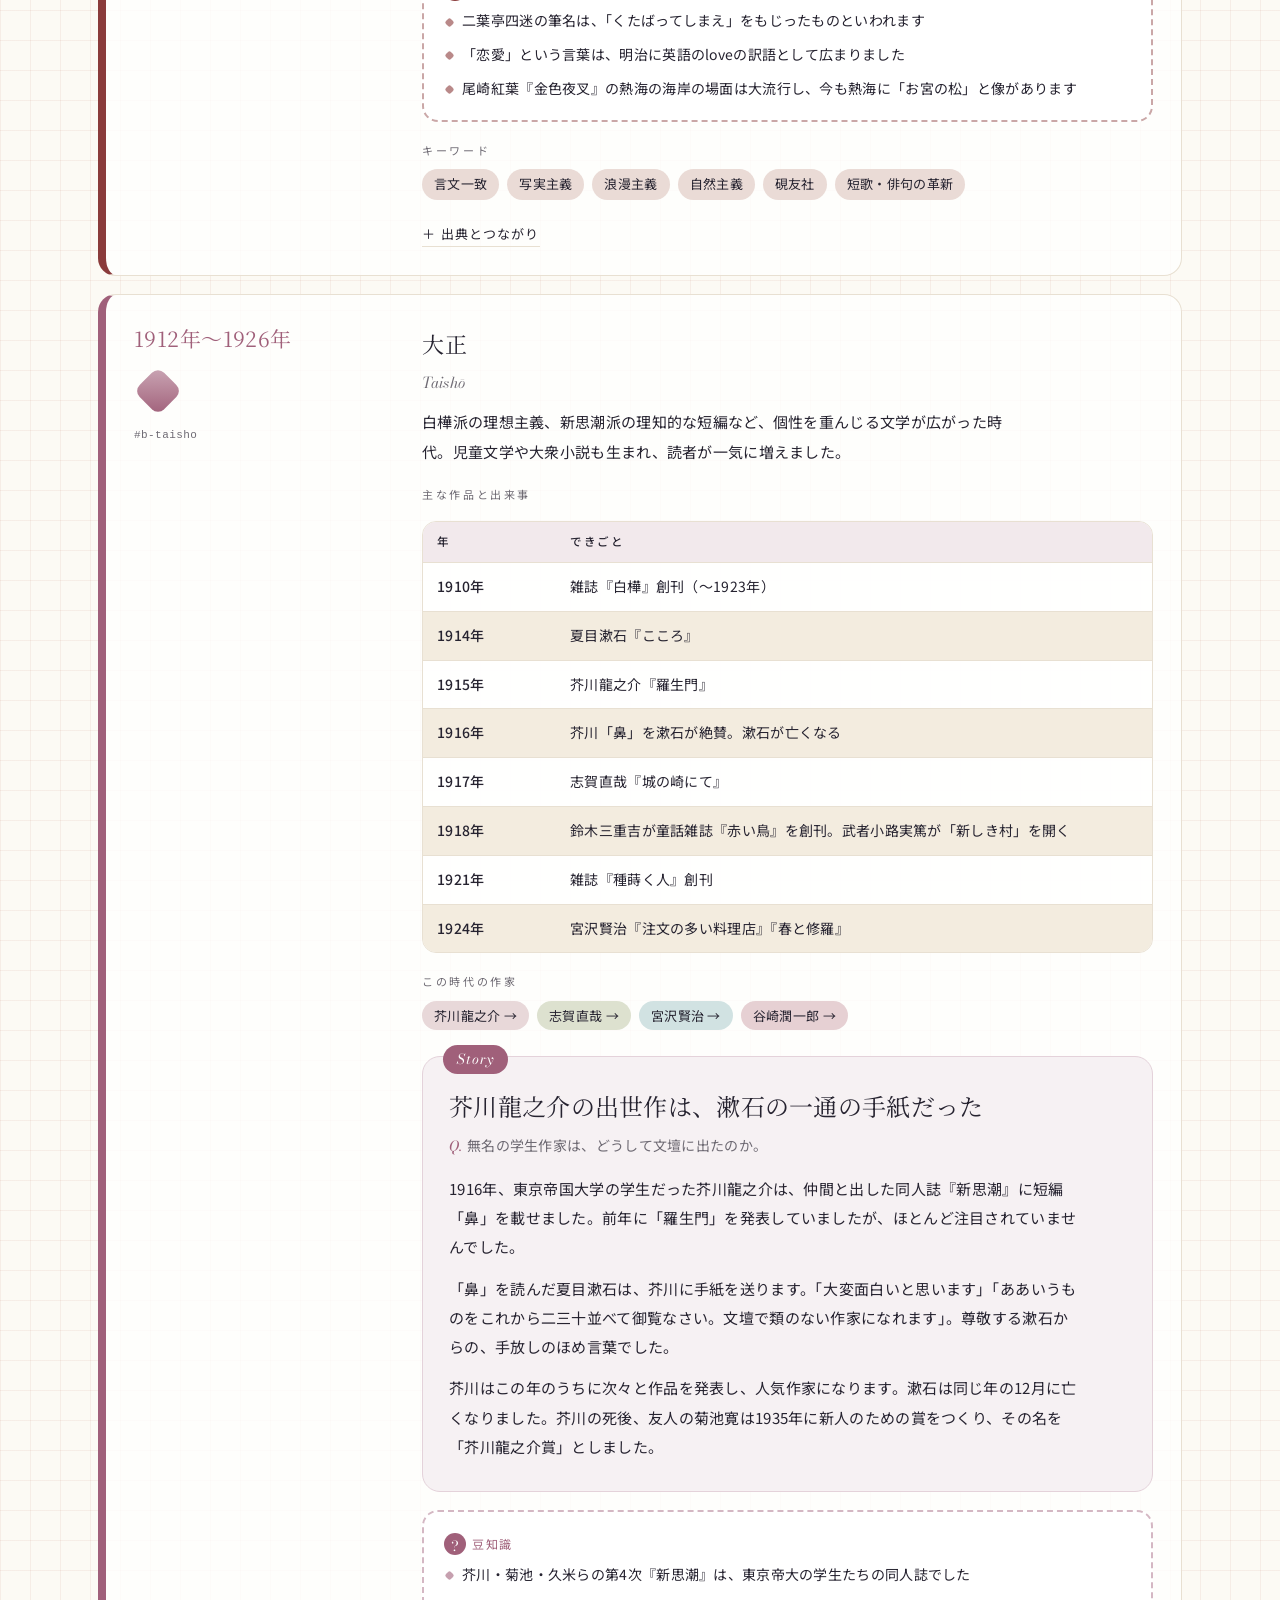
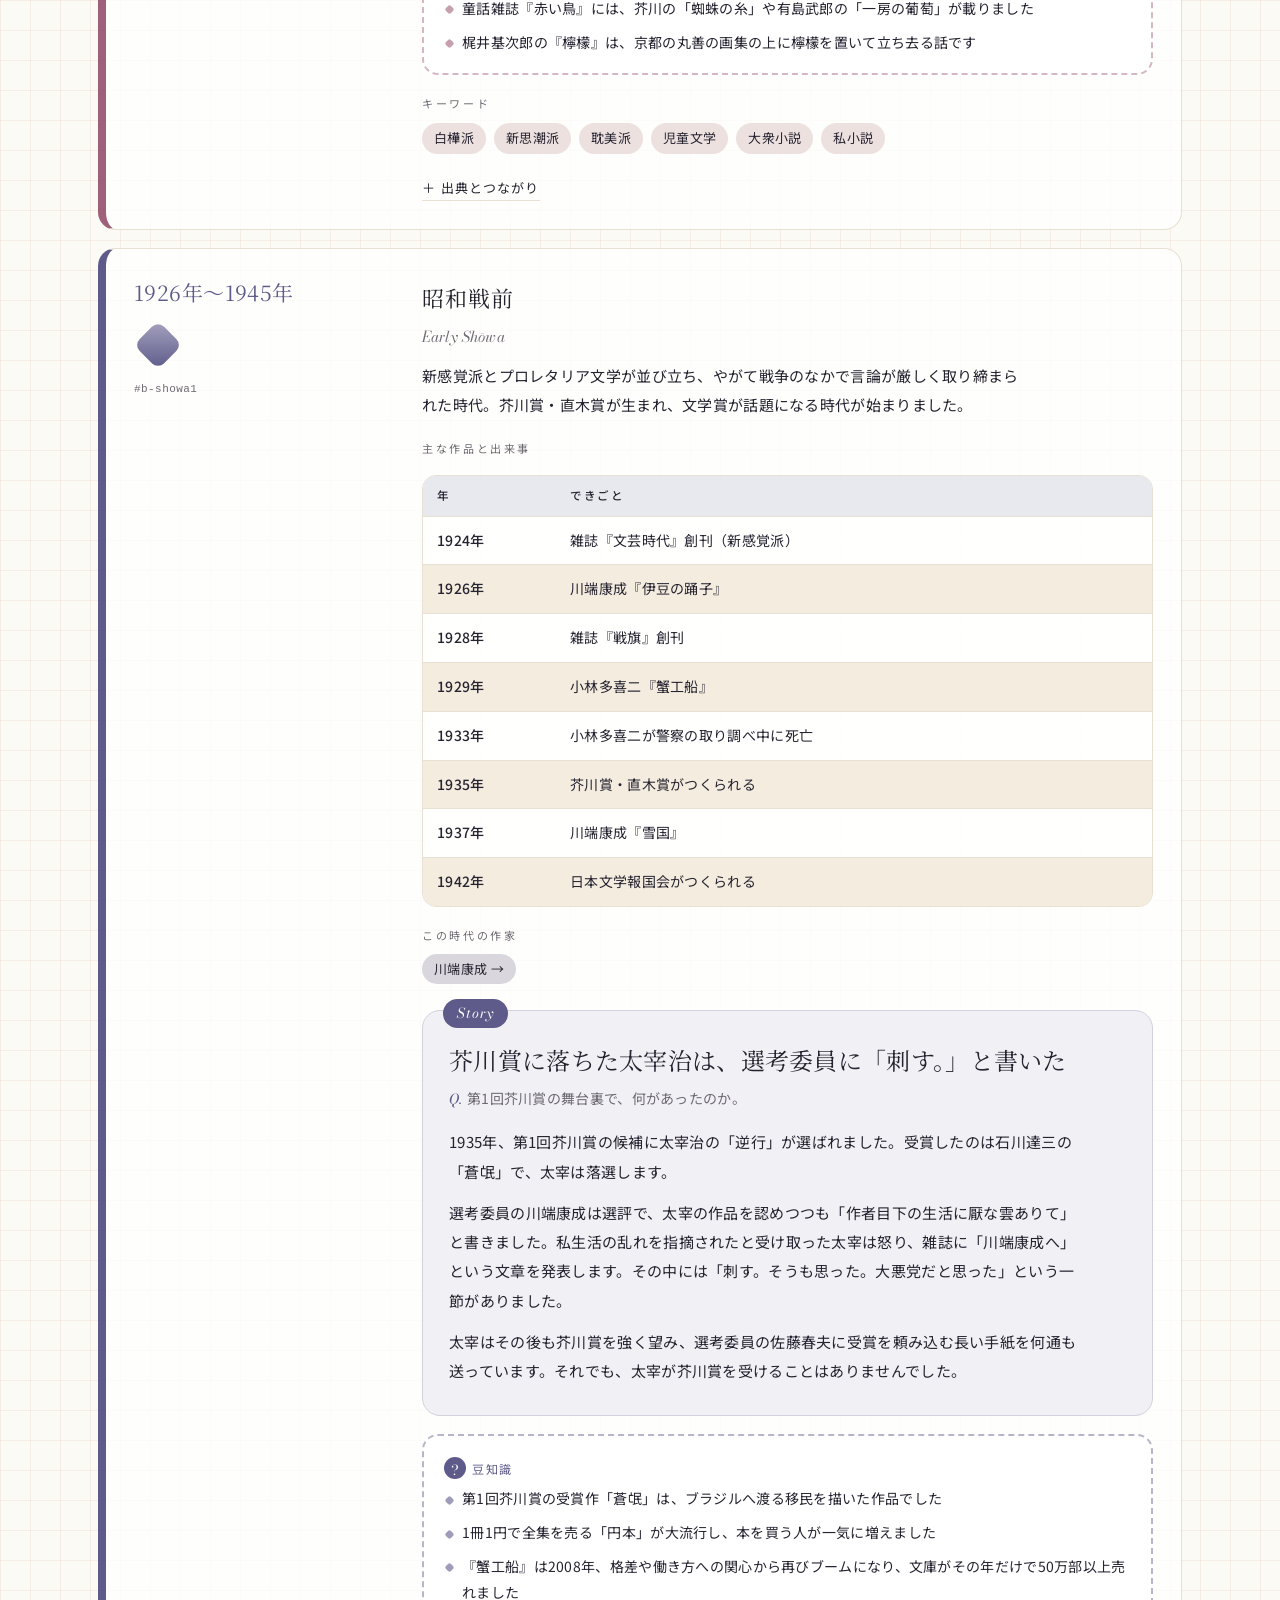
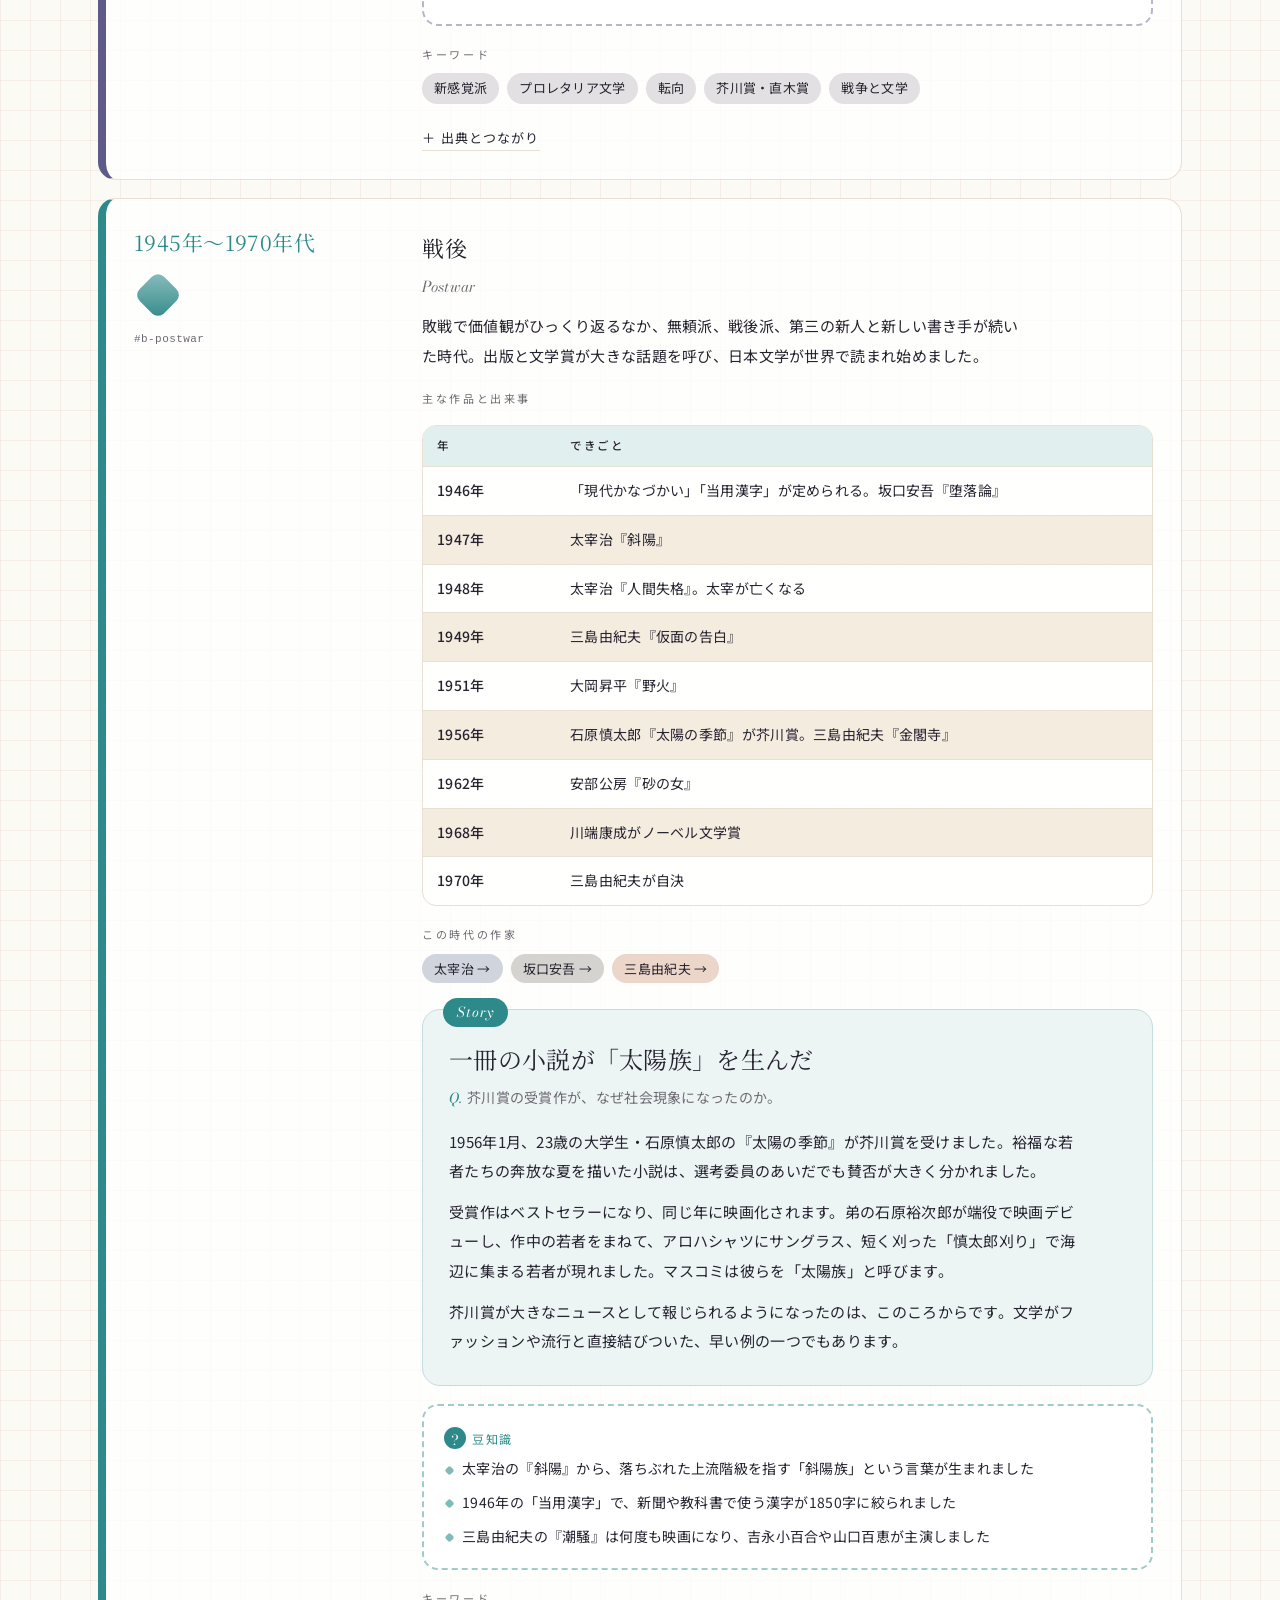
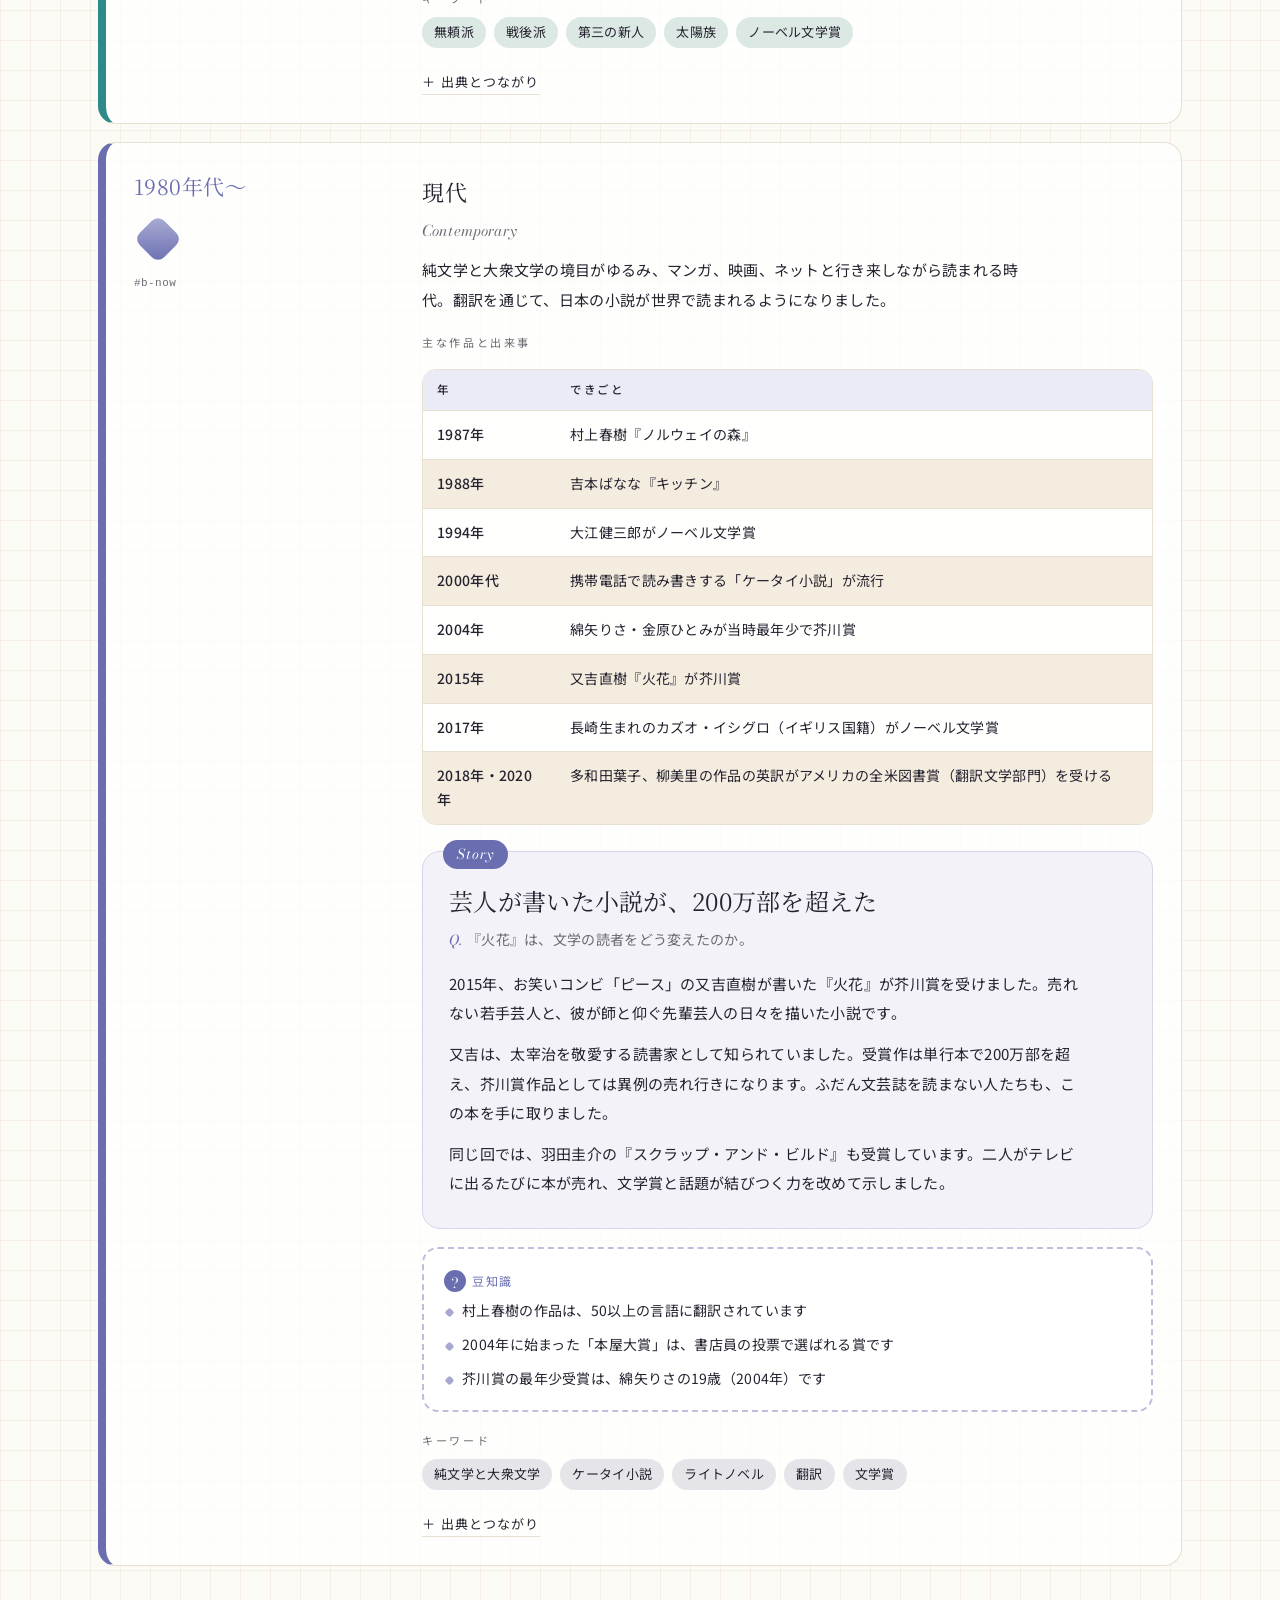
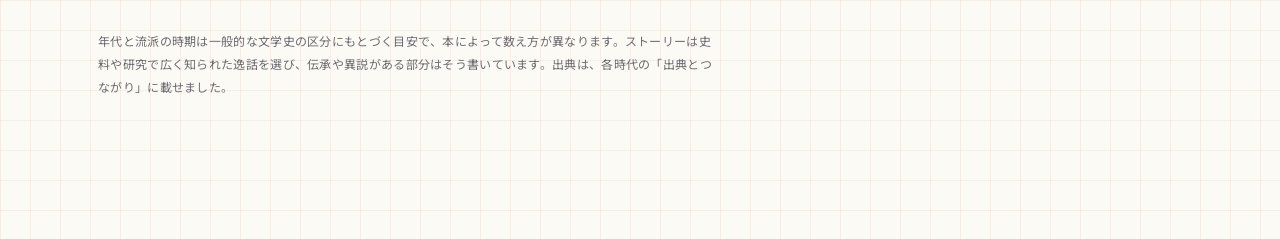
<file: bungaku.html>
<!doctype html>
<html lang="ja">
<head>
<meta charset="utf-8">
<meta name="viewport" content="width=device-width, initial-scale=1">
<title>文学の系譜</title>
<meta name="description" content="上代から現代までの日本文学の流れ、白樺派などの流派、文語から口語への変化をまとめた学習用ページ">
<link rel="preconnect" href="https://fonts.googleapis.com">
<link rel="preconnect" href="https://fonts.gstatic.com" crossorigin>
<link rel="stylesheet" href="https://fonts.googleapis.com/css2?family=Bodoni+Moda:ital,opsz,wght@0,6..96,400;0,6..96,500;1,6..96,400&family=Noto+Serif+JP:wght@300;400;500&family=Noto+Sans+JP:wght@400;500&display=swap">
<link rel="stylesheet" href="site.css">
</head>
<body class="chronicle p-bungaku">

<nav class="genre wrap" aria-label="分野">
  <a href="index.html">ファッション</a>
  <a href="painting.html">絵画</a>
  <a href="philosophy.html">哲学</a>
  <a href="history.html">歴史</a>
  <a href="geino.html">芸能</a>
  <a href="bungaku.html" aria-current="page">文学</a>
  <a href="koten.html">古典</a>
  <a href="https://raiankun.github.io/medical-history/">医療</a>
</nav>

<header class="hero wrap">
  <div class="eyebrow">Japanese Literature · 712 / 2026</div>
  <h1>文学の系譜</h1>
  <p>上代から現代までの日本文学の流れ、20人の作家、白樺派などの流派、文語から口語への文体の変化をまとめました。</p>
  <div class="tate" aria-hidden="true">吾輩は猫である。<br>名前はまだ無い。</div>
</header>

<nav class="tabs" aria-label="セクション">
  <div class="wrap" role="tablist">
    <button role="tab" data-tab="flow" aria-selected="true">時代ごとの流れ</button>
    <button role="tab" data-tab="writers" aria-selected="false">作家</button>
    <button role="tab" data-tab="schools" aria-selected="false">近代の流派</button>
    <button role="tab" data-tab="style" aria-selected="false">文語から口語へ</button>
    <button role="tab" data-tab="stories" aria-selected="false">ストーリー一覧</button>
  </div>
</nav>

<main class="wrap">
  <section id="flow" data-panel>
    <span class="kicker">Timeline</span>
    <h2>時代ごとの流れ</h2>
    <p class="lead">9つの時代に分けました。時代を選ぶと、その時代へ移動します。</p>
    <div class="era-jump" id="bJump"></div>
    <div class="eras" id="bEras"></div>
  </section>

  <section id="writers" data-panel hidden>
    <span class="kicker">Writers</span>
    <h2>作家</h2>
    <p class="lead">20人の作家に、それぞれ専用のページがあります。カードを押すと、要点・年譜の図・代表作・豆知識・影響関係を見られます。</p>
    <div class="writer-grid" id="writerGrid"></div>
    <figure class="fig-card" style="margin-top:36px">
      <figcaption><b>図1　何歳で亡くなったか</b><span>近代の作家には、40歳になる前に亡くなった人が多くいます（濃い色の棒）。古典の作家は生没年に諸説あるため除いています。</span></figcaption>
      <div class="chart-wrap"><svg id="ageChart" class="chart" role="img" aria-label="近代の作家が亡くなった年齢の横棒グラフ"></svg></div>
    </figure>
    <figure class="fig-card">
      <figcaption><b>図2　近代の作家が生きた時代</b><span>棒は生まれてから亡くなるまで。同じ縦の位置が同じ年です。名前や棒を押すと作家のページへ移動します。</span></figcaption>
      <div class="chart-wrap"><svg id="lifeChart" class="chart" role="img" aria-label="近代の作家の生没年を横棒で並べた図"></svg></div>
    </figure>
  </section>

  <section id="schools" data-panel hidden>
    <span class="kicker">Literary Schools</span>
    <h2>近代の流派</h2>
    <p class="lead">明治以降の主な流派の活動時期を並べました。始まりと終わりは目安です。色は明治・大正・昭和戦前・戦後の区分です。</p>
    <div class="chart-wrap"><svg id="schoolChart" class="chart" role="img" aria-label="明治から昭和までの日本文学の主な流派の活動時期を横棒で示した図"></svg></div>
    <div class="tbl-wrap" style="margin-top:20px"><table class="tbl" id="schoolTable"></table></div>
    <p class="caption">作家名の「青空」は、青空文庫の中を検索するリンクです（著作権の保護期間が終わった作家のみ）。</p>
  </section>

  <section id="style" data-panel hidden>
    <span class="kicker">From Classical to Colloquial</span>
    <h2>文語から口語へ</h2>
    <p class="lead">書き言葉（文語）と話し言葉（口語）が分かれていた日本語は、明治の言文一致運動を経て、今の口語文になりました。</p>
    <div class="tbl-wrap"><table class="tbl events style-steps" id="styleSteps"></table></div>
    <h3 class="sub">冒頭の一文で比べる</h3>
    <div class="tbl-wrap"><table class="tbl" id="styleSamples"></table></div>
  </section>

  <section id="stories" data-panel hidden>
    <span class="kicker">Stories</span>
    <h2>ストーリー一覧</h2>
    <p class="lead">各時代のストーリーだけを集めました。気になる問いから読めます。</p>
    <div class="story-grid" id="bStories"></div>
  </section>

  <p class="notice">年代と流派の時期は一般的な文学史の区分にもとづく目安で、本によって数え方が異なります。ストーリーは史料や研究で広く知られた逸話を選び、伝承や異説がある部分はそう書いています。出典は、各時代の「出典とつながり」に載せました。</p>
</main>

<script src="data/bungaku.js"></script>
<script src="data/writers.js"></script>
<script src="data/chronicle-ui.js"></script>
<script>
const wPills = e => { const ws = WRITERS.filter(w => w.era === e.id); return ws.length ? `<h4 class="lbl">この時代の作家</h4><div class="era-jump" style="margin:0">${ws.map(w => `<a class="mpill" href="writer.html?id=${w.id}" style="--mc:${w.c}">${w.n} →</a>`).join("")}</div>` : ""; };
$("#bEras").innerHTML = BUN_ERAS.map(e => eraCard(e, "主な作品と出来事", wPills(e))).join("");
$("#writerGrid").innerHTML = WRITERS.map(w => `
 <a class="wr-card" href="writer.html?id=${w.id}" style="--mc:${w.c}">
  <span class="wr-face">${w.n.slice(0,1)}</span>
  <span class="wr-name">${w.n}<small>${w.b}–${w.d}</small></span>
  <span class="wr-school">${w.school}</span>
  <span class="wr-catch">${w.catch}</span>
 </a>`).join("");
(function(){
  const list = WRITERS.filter(w => w.b >= 1850).map(w => ({w, age: w.d - w.b})).sort((a, b) => a.age - b.age);
  const W = 900, L = 120, R = 50, row = 26, H = list.length * row + 30, xmax = 90, x = v => L + v / xmax * (W - L - R);
  let g = "";
  for (let t = 0; t <= 90; t += 10) g += `<line x1="${x(t)}" y1="6" x2="${x(t)}" y2="${H-22}" stroke="var(--hair)"/><text x="${x(t)}" y="${H-6}" text-anchor="middle" class="ax">${t}歳</text>`;
  list.forEach((r, i) => { const y = 8 + i * row, young = r.age < 40;
    g += `<a href="writer.html?id=${r.w.id}"><text x="${L-10}" y="${y+14}" text-anchor="end" class="rl">${r.w.n}</text>
      <rect class="hit" x="${L}" y="${y+3}" width="${x(r.age)-L}" height="16" rx="4" fill="${young ? "#B0543A" : "color-mix(in srgb,#B0543A 28%,#fff)"}" data-tip="<b>${r.w.n}</b><br>${r.w.b}–${r.w.d}年、${r.age}歳ごろ"/></a>
      <text x="${x(r.age)+6}" y="${y+15}" class="ax">${r.age}</text>`; });
  const svg = $("#ageChart"); svg.setAttribute("viewBox", `0 0 ${W} ${H}`); svg.innerHTML = g;
})();
(function(){
  const list = WRITERS.filter(w => w.b >= 1850).sort((a, b) => a.b - b.b);
  const W = 900, L = 120, R = 20, row = 26, top = 30, y0 = 1860, y1 = 1975, H = top + list.length * row + 30, x = v => L + (v - y0) / (y1 - y0) * (W - L - R);
  let g = "";
  [[1868,"明治"],[1912,"大正"],[1926,"昭和"],[1945,"終戦"]].forEach(p => g += `<line x1="${x(p[0])}" y1="${top-10}" x2="${x(p[0])}" y2="${H-24}" stroke="#B0543A" stroke-dasharray="3 4" opacity=".6"/><text x="${x(p[0])+4}" y="${top-14}" class="note">${p[1]}</text>`);
  for (let t = 1870; t <= 1970; t += 10) g += `<text x="${x(t)}" y="${H-8}" text-anchor="middle" class="ax">${t}</text>`;
  list.forEach((w, i) => { const y = top + i * row;
    g += `<a href="writer.html?id=${w.id}"><text x="${L-10}" y="${y+14}" text-anchor="end" class="rl">${w.n}</text>
      <rect class="hit" x="${x(w.b)}" y="${y+3}" width="${x(w.d)-x(w.b)}" height="16" rx="4" fill="${w.c}" data-tip="<b>${w.n}</b><br>${w.b}–${w.d}年<br>${w.school}"/></a>`; });
  const svg = $("#lifeChart"); svg.setAttribute("viewBox", `0 0 ${W} ${H}`); svg.innerHTML = g;
})();
$("#bJump").innerHTML = jump(BUN_ERAS);
$("#bStories").innerHTML = BUN_ERAS.map(storyCard).join("");
const aozora = n => `https://www.google.com/search?q=${encodeURIComponent("site:aozora.gr.jp " + n)}`;
$("#schoolTable").innerHTML = table(["流派","時期","主な作家","代表作","特徴","拠点"], SCHOOLS.map(r => [
  `<b>${r[0]}</b>`, `${r[1]}〜${r[2]}年ごろ`,
  r[3].map(a => a[1] ? `${a[0]} <a class="aoz-s" href="${aozora(a[0])}" target="_blank" rel="noopener">青空</a>` : a[0]).join("<br>"),
  r[4], r[5], r[6]]));
(function(){
  const W = 900, L = 190, R = 20, row = 26, top = 30, y0 = 1880, y1 = 1980, H = top + SCHOOLS.length * row + 10;
  const x = y => L + (y - y0) / (y1 - y0) * (W - L - R);
  let g = "";
  for (let y = y0; y <= y1; y += 10) g += `<line x1="${x(y)}" y1="${top-8}" x2="${x(y)}" y2="${H-6}" stroke="var(--hair)"/><text x="${x(y)}" y="${top-14}" text-anchor="middle" class="ax">${y}</text>`;
  [[1868,1912,"明治"],[1912,1926,"大正"],[1926,1945,"昭和戦前"],[1945,1980,"戦後"]].forEach(p => {
    const a = Math.max(x(p[0]), x(y0)); g += `<text x="${(a + x(p[1])) / 2}" y="${H+14}" text-anchor="middle" class="ax">${p[2]}</text>`; });
  SCHOOLS.forEach((r, i) => {
    const yy = top + i * row;
    g += `<text x="${L-10}" y="${yy+14}" text-anchor="end" class="rl">${r[0]}</text><rect x="${x(r[1])}" y="${yy+4}" width="${Math.max(6, x(r[2]) - x(r[1]))}" height="14" rx="4" fill="${r[7]}"><title>${r[0]}：${r[1]}〜${r[2]}年ごろ</title></rect>`;
  });
  const svg = $("#schoolChart"); svg.setAttribute("viewBox", `0 0 ${W} ${H+22}`); svg.innerHTML = g;
})();
$("#styleSteps").innerHTML = table(["年","作品・出来事","文体"], STYLE_STEPS.map(r => [`<b>${r[0]}</b>`, r[1], r[2]]));
$("#styleSamples").innerHTML = table(["年","作品","文体","冒頭","ひとこと"], STYLE_SAMPLES.map(r => [`<b>${r[0]}</b>`, r[1], `<span class="mpill" style="--mc:${/口語/.test(r[2]) ? "#2E8A8A" : "#8A3B3B"}">${r[2]}</span>`, `<span class="opening">${r[3]}</span>`, r[4]]));
initTabs("bungaku-tab", "flow", id => id.startsWith("b-") ? "flow" : null);
</script>
</body>
</html>
</file>
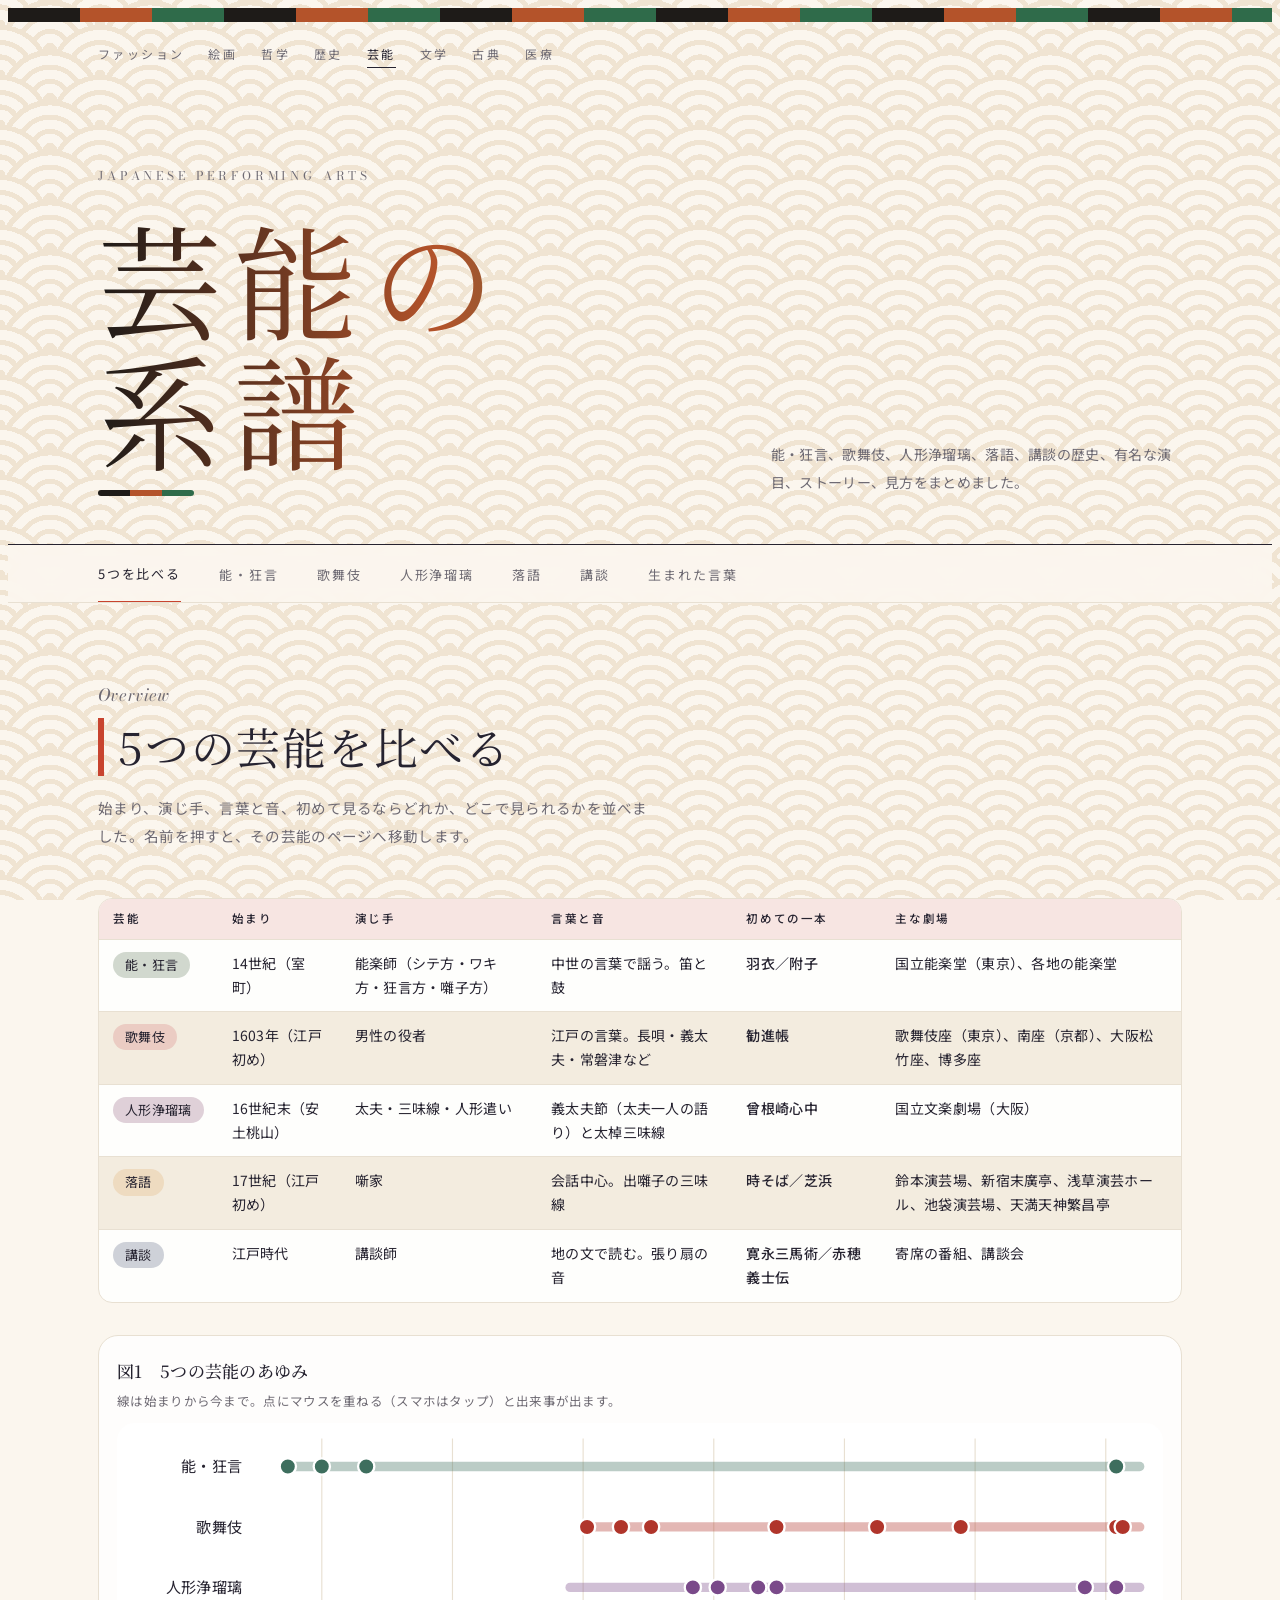
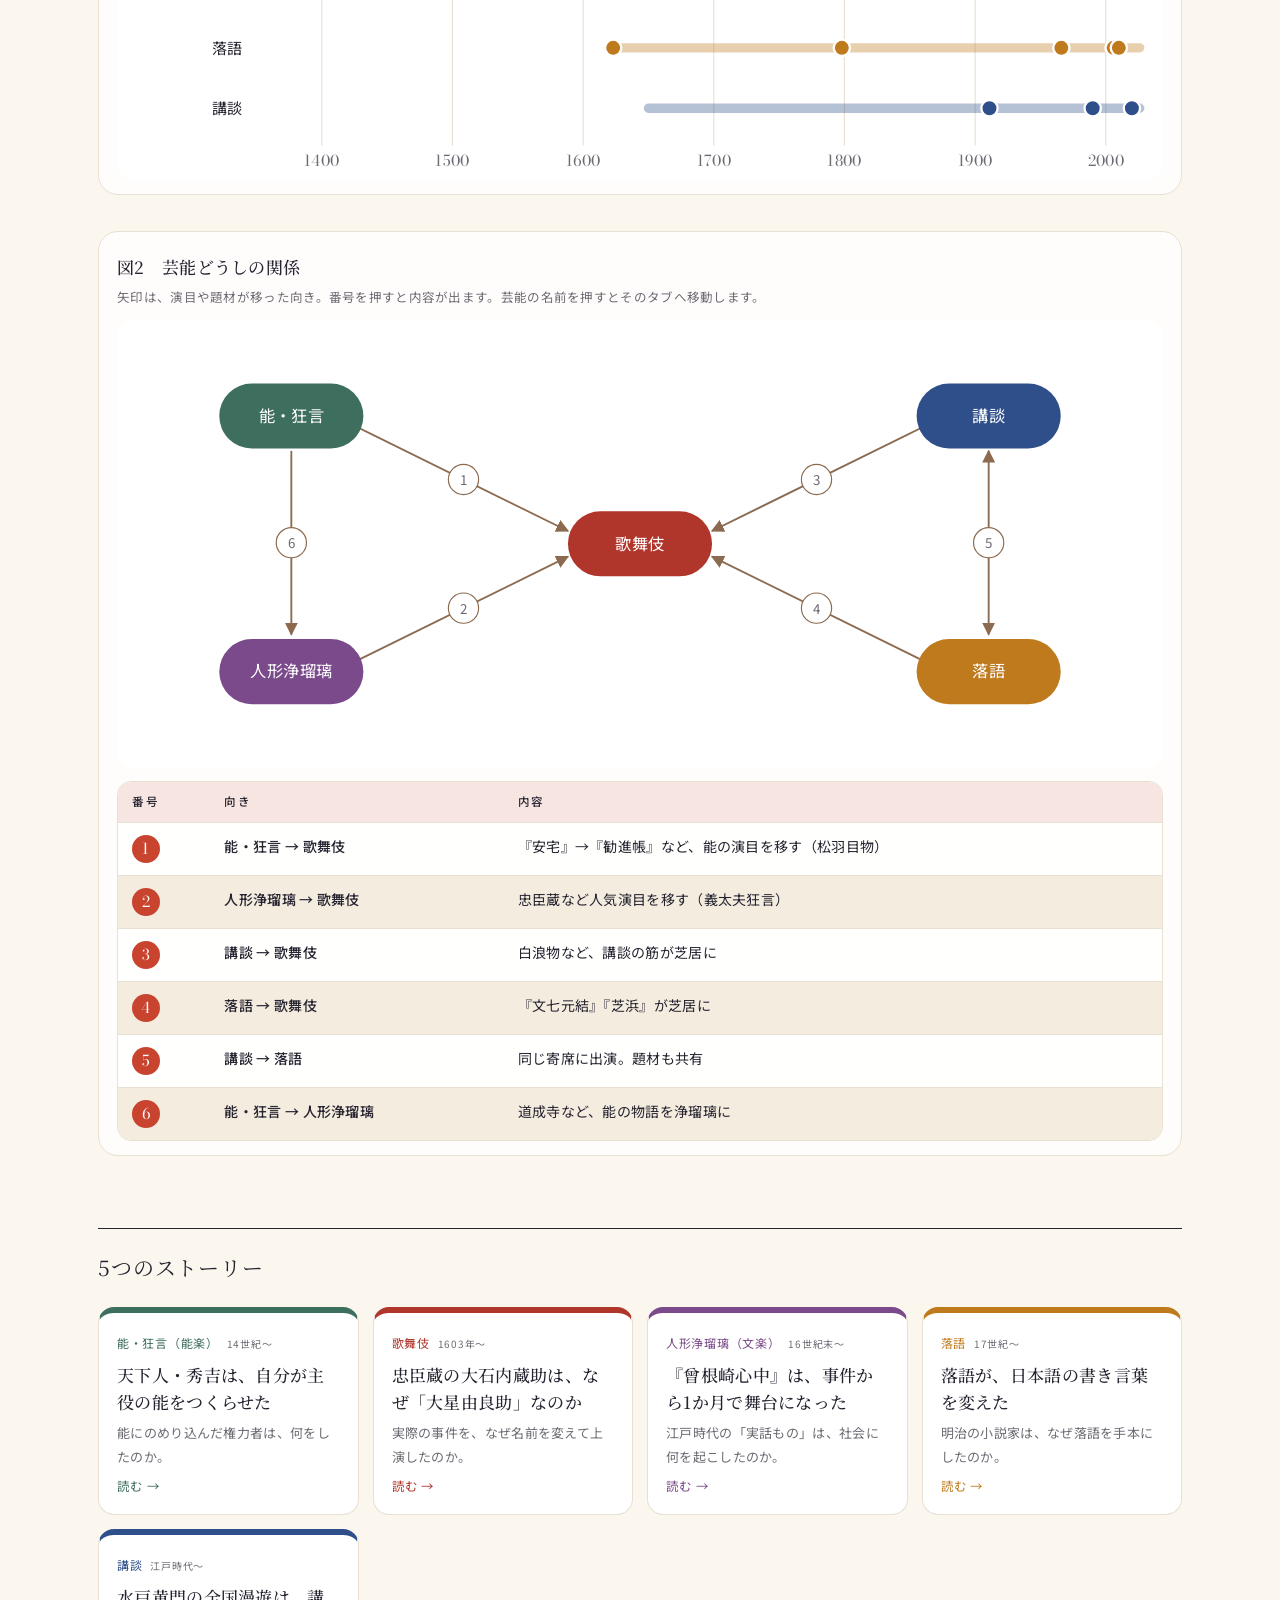
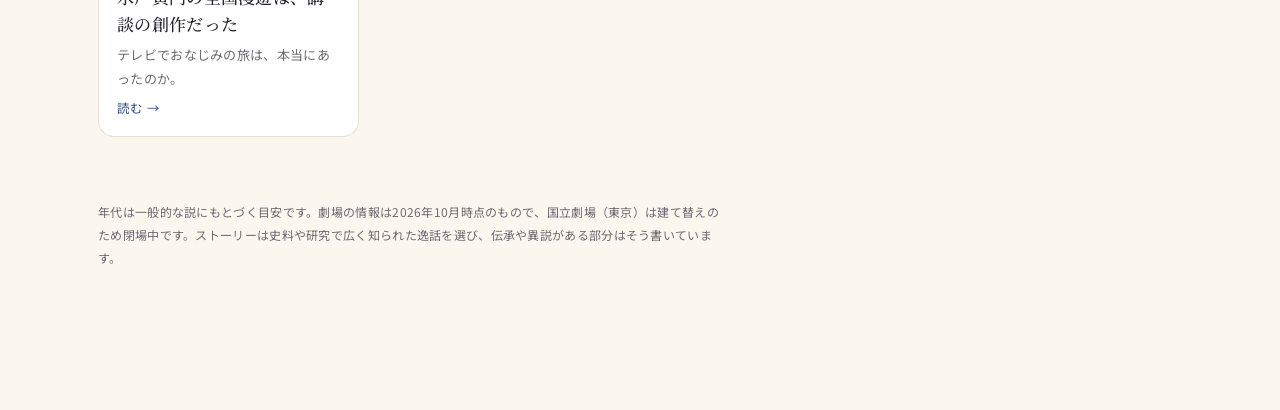
<file: geino.html>
<!doctype html>
<html lang="ja">
<head>
<meta charset="utf-8">
<meta name="viewport" content="width=device-width, initial-scale=1">
<title>芸能の系譜</title>
<meta name="description" content="能・狂言、歌舞伎、人形浄瑠璃、落語、講談の歴史、有名な演目、見方を図表でまとめた学習用ページ">
<link rel="preconnect" href="https://fonts.googleapis.com">
<link rel="preconnect" href="https://fonts.gstatic.com" crossorigin>
<link rel="stylesheet" href="https://fonts.googleapis.com/css2?family=Bodoni+Moda:ital,opsz,wght@0,6..96,400;0,6..96,500;1,6..96,400&family=Noto+Serif+JP:wght@300;400;500&family=Noto+Sans+JP:wght@400;500&display=swap">
<link rel="stylesheet" href="site.css">
</head>
<body class="chronicle p-geino">

<nav class="genre wrap" aria-label="分野">
  <a href="index.html">ファッション</a>
  <a href="painting.html">絵画</a>
  <a href="philosophy.html">哲学</a>
  <a href="history.html">歴史</a>
  <a href="geino.html" aria-current="page">芸能</a>
  <a href="bungaku.html">文学</a>
  <a href="koten.html">古典</a>
  <a href="https://raiankun.github.io/medical-history/">医療</a>
</nav>

<header class="hero wrap">
  <div class="eyebrow">Japanese Performing Arts</div>
  <h1>芸能の系譜</h1>
  <p>能・狂言、歌舞伎、人形浄瑠璃、落語、講談の歴史、有名な演目、ストーリー、見方をまとめました。</p>
</header>

<nav class="tabs" aria-label="セクション">
  <div class="wrap" role="tablist">
    <button role="tab" data-tab="overview" aria-selected="true">5つを比べる</button>
    <button role="tab" data-tab="noh" aria-selected="false">能・狂言</button>
    <button role="tab" data-tab="kabuki" aria-selected="false">歌舞伎</button>
    <button role="tab" data-tab="bunraku" aria-selected="false">人形浄瑠璃</button>
    <button role="tab" data-tab="rakugo" aria-selected="false">落語</button>
    <button role="tab" data-tab="kodan" aria-selected="false">講談</button>
    <button role="tab" data-tab="words" aria-selected="false">生まれた言葉</button>
  </div>
</nav>

<main class="wrap">
  <section id="overview" data-panel>
    <span class="kicker">Overview</span>
    <h2>5つの芸能を比べる</h2>
    <p class="lead">始まり、演じ手、言葉と音、初めて見るならどれか、どこで見られるかを並べました。名前を押すと、その芸能のページへ移動します。</p>
    <div class="tbl-wrap"><table class="tbl" id="gCompare"></table></div>
    <figure class="fig-card" style="margin-top:32px">
      <figcaption><b>図1　5つの芸能のあゆみ</b><span>線は始まりから今まで。点にマウスを重ねる（スマホはタップ）と出来事が出ます。</span></figcaption>
      <div class="chart-wrap"><svg id="gTimeline" class="chart" role="img" aria-label="能・歌舞伎・人形浄瑠璃・落語・講談の始まりと主な出来事を年代順に並べた図"></svg></div>
    </figure>
    <figure class="fig-card">
      <figcaption><b>図2　芸能どうしの関係</b><span>矢印は、演目や題材が移った向き。番号を押すと内容が出ます。芸能の名前を押すとそのタブへ移動します。</span></figcaption>
      <div class="chart-wrap" id="gRelation"></div>
      <div class="tbl-wrap" style="margin-top:12px"><table class="tbl" id="gRelTable"></table></div>
    </figure>
    <h3 class="sub">5つのストーリー</h3>
    <div class="story-grid" id="gStories"></div>
  </section>
  <section id="noh" data-panel hidden></section>
  <section id="kabuki" data-panel hidden></section>
  <section id="bunraku" data-panel hidden></section>
  <section id="rakugo" data-panel hidden></section>
  <section id="kodan" data-panel hidden></section>
  <section id="words" data-panel hidden>
    <span class="kicker">Words from the Stage</span>
    <h2>芸能から生まれた言葉</h2>
    <p class="lead">ふだん使う言葉には、芝居や寄席から生まれたものがたくさんあります。由来に諸説あるものは、そう書いています。</p>
    <div class="tbl-wrap"><table class="tbl" id="gWords"></table></div>
  </section>

  <p class="notice">年代は一般的な説にもとづく目安です。劇場の情報は2026年10月時点のもので、国立劇場（東京）は建て替えのため閉場中です。ストーリーは史料や研究で広く知られた逸話を選び、伝承や異説がある部分はそう書いています。</p>
</main>

<script src="data/geino.js"></script>
<script src="data/geino-figs.js"></script>
<script src="data/chronicle-ui.js"></script>
<script>
const works = g => `<h4 class="lbl">有名な演目</h4><div class="tbl-wrap"><table class="tbl works-g">${table(["演目","内容"], g.works.map(w => [`<b>${w[0]}</b>`, w[1]]))}</table></div>`;
GEINO.forEach(g => {
  const stage = g => STAGES[g.id] ? `<figure class="fig-card" style="margin:22px 0 0"><figcaption><b>図　${STAGES[g.id].t}</b><span>${STAGES[g.id].cap}　各部分にマウスを重ねる（スマホはタップ）と説明が出ます。</span></figcaption><div class="chart-wrap">${STAGES[g.id].svg}</div></figure>` : "";
  $("#" + g.id.slice(2)).innerHTML = eraCard(g, "歴史", works(g) + stage(g));
});
$("#gCompare").innerHTML = table(["芸能","始まり","演じ手","言葉と音","初めての一本","主な劇場"], GEINO_COMPARE.map((r,i) => [
  `<a class="mpill" href="#${GEINO[i].id}" style="--mc:${GEINO[i].c}">${r[0]}</a>`, r[1], r[2], r[3], `<b>${r[4]}</b>`, r[5]]));
$("#gWords").innerHTML = table(["言葉","芸能","由来"], GEINO_WORDS.map(w => [`<b>${w[0]}</b>`, w[1], w[2]]));
$("#gStories").innerHTML = GEINO.map(storyCard).join("");
$("#gRelation").innerHTML = RELATION_SVG.svg;
$("#gRelTable").innerHTML = table(["番号","向き","内容"], RELATION_SVG.edges.map(e => [`<span class="num">${e[0]}</span>`, `<b>${e[1]}</b>`, e[2]]));
(function(){
  const START = {"g-noh":1374,"g-kabuki":1603,"g-bunraku":1590,"g-rakugo":1623,"g-kodan":1650};
  const W = 900, L = 120, R = 20, x0 = 1350, x1 = 2026, row = 52, H = GEINO.length * row + 40;
  const x = v => L + (v - x0) / (x1 - x0) * (W - L - R);
  let g = "";
  for (let t = 1400; t <= 2000; t += 100) g += `<line x1="${x(t)}" y1="10" x2="${x(t)}" y2="${H-26}" stroke="var(--hair)"/><text x="${x(t)}" y="${H-8}" text-anchor="middle" class="ax">${t}</text>`;
  GEINO.forEach((a, i) => {
    const y = 34 + i * row;
    g += `<a href="#${a.id}"><text x="${L-12}" y="${y+5}" text-anchor="end" class="rl">${a.t.replace("（能楽）","").replace("（文楽）","")}</text></a>`;
    g += `<line x1="${x(START[a.id])}" y1="${y}" x2="${x(x1)}" y2="${y}" stroke="${a.c}" stroke-width="8" stroke-linecap="round" opacity=".35"/>`;
    a.ev.forEach(v => { const yr = yearOf(v[0]); if (yr == null || yr < x0) return;
      g += `<circle class="hit" cx="${x(yr)}" cy="${y}" r="7" fill="${a.c}" stroke="#fff" stroke-width="2" data-tip="<b>${v[0]}</b><br>${v[1]}"/>`; });
  });
  const svg = $("#gTimeline"); svg.setAttribute("viewBox", `0 0 ${W} ${H}`); svg.innerHTML = g;
})();
initTabs("geino-tab", "overview", id => id.startsWith("g-") ? id.slice(2) : null);
</script>
</body>
</html>
</file>
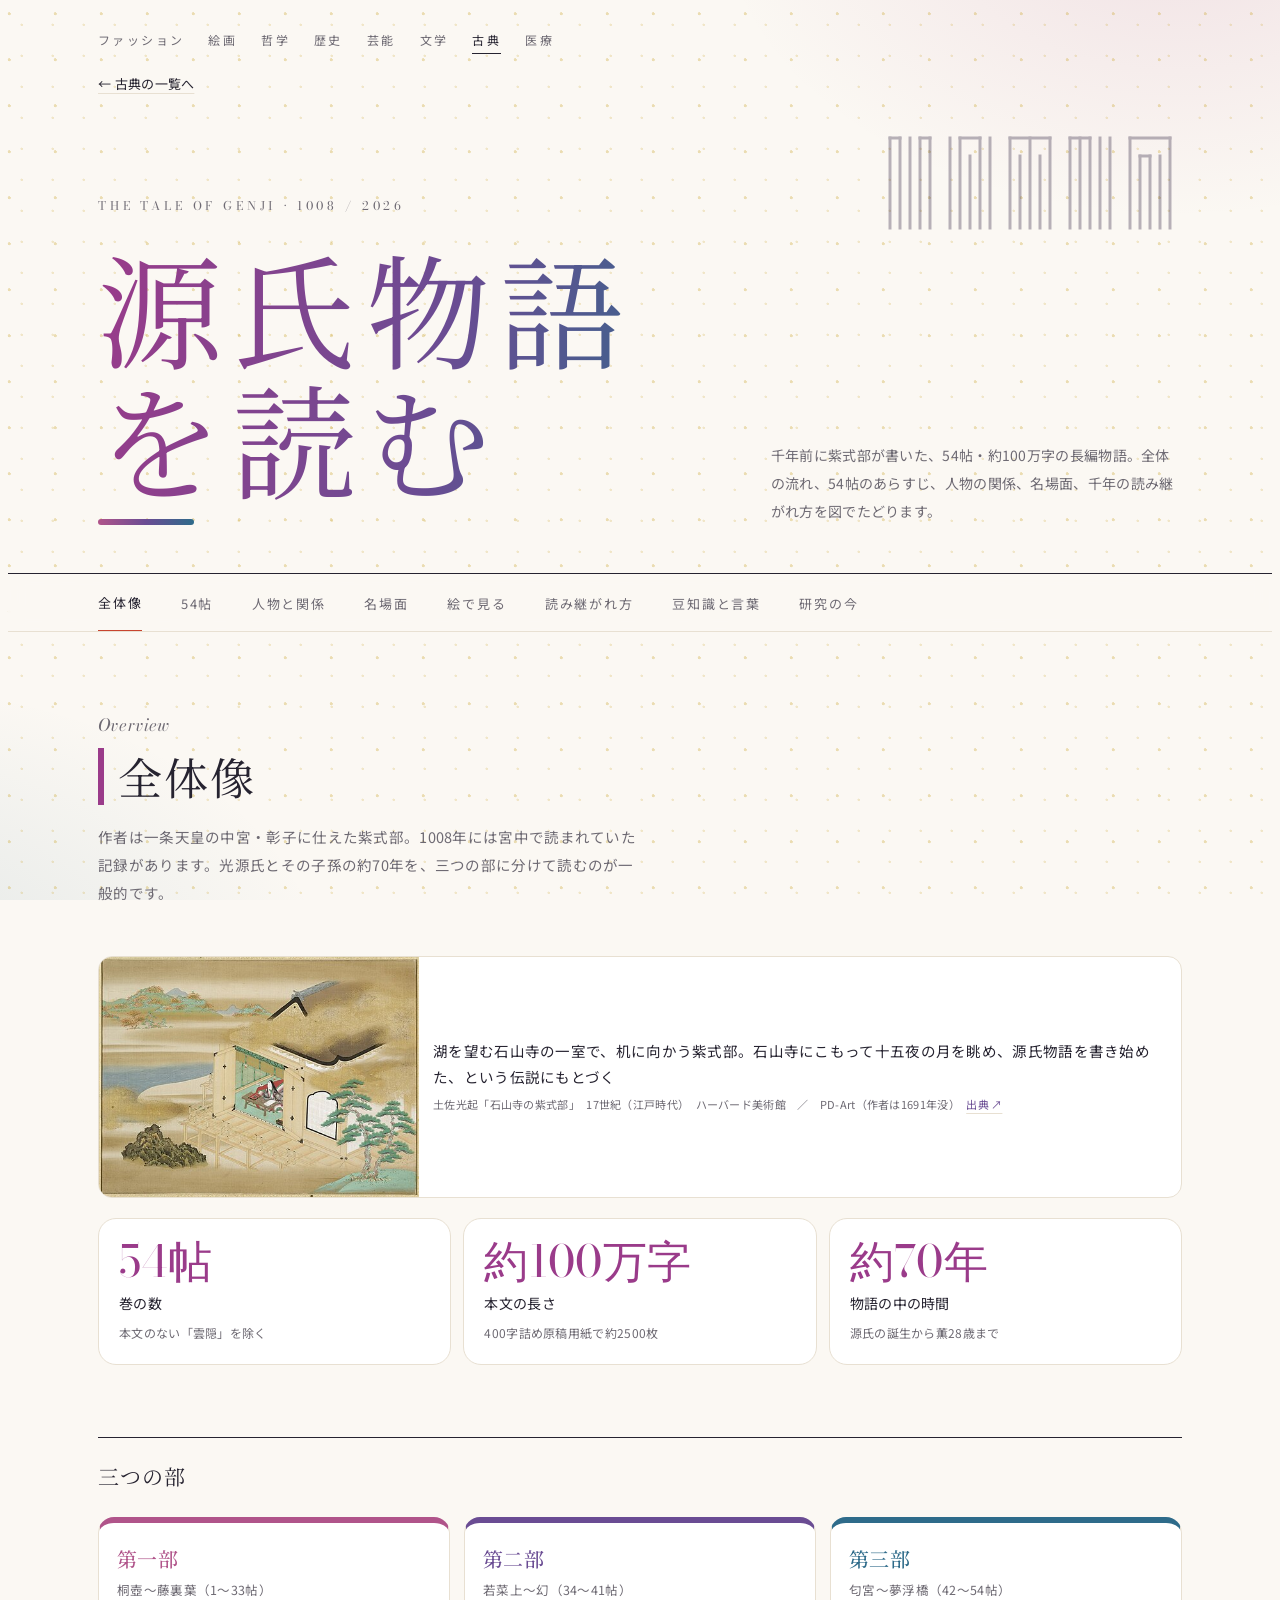
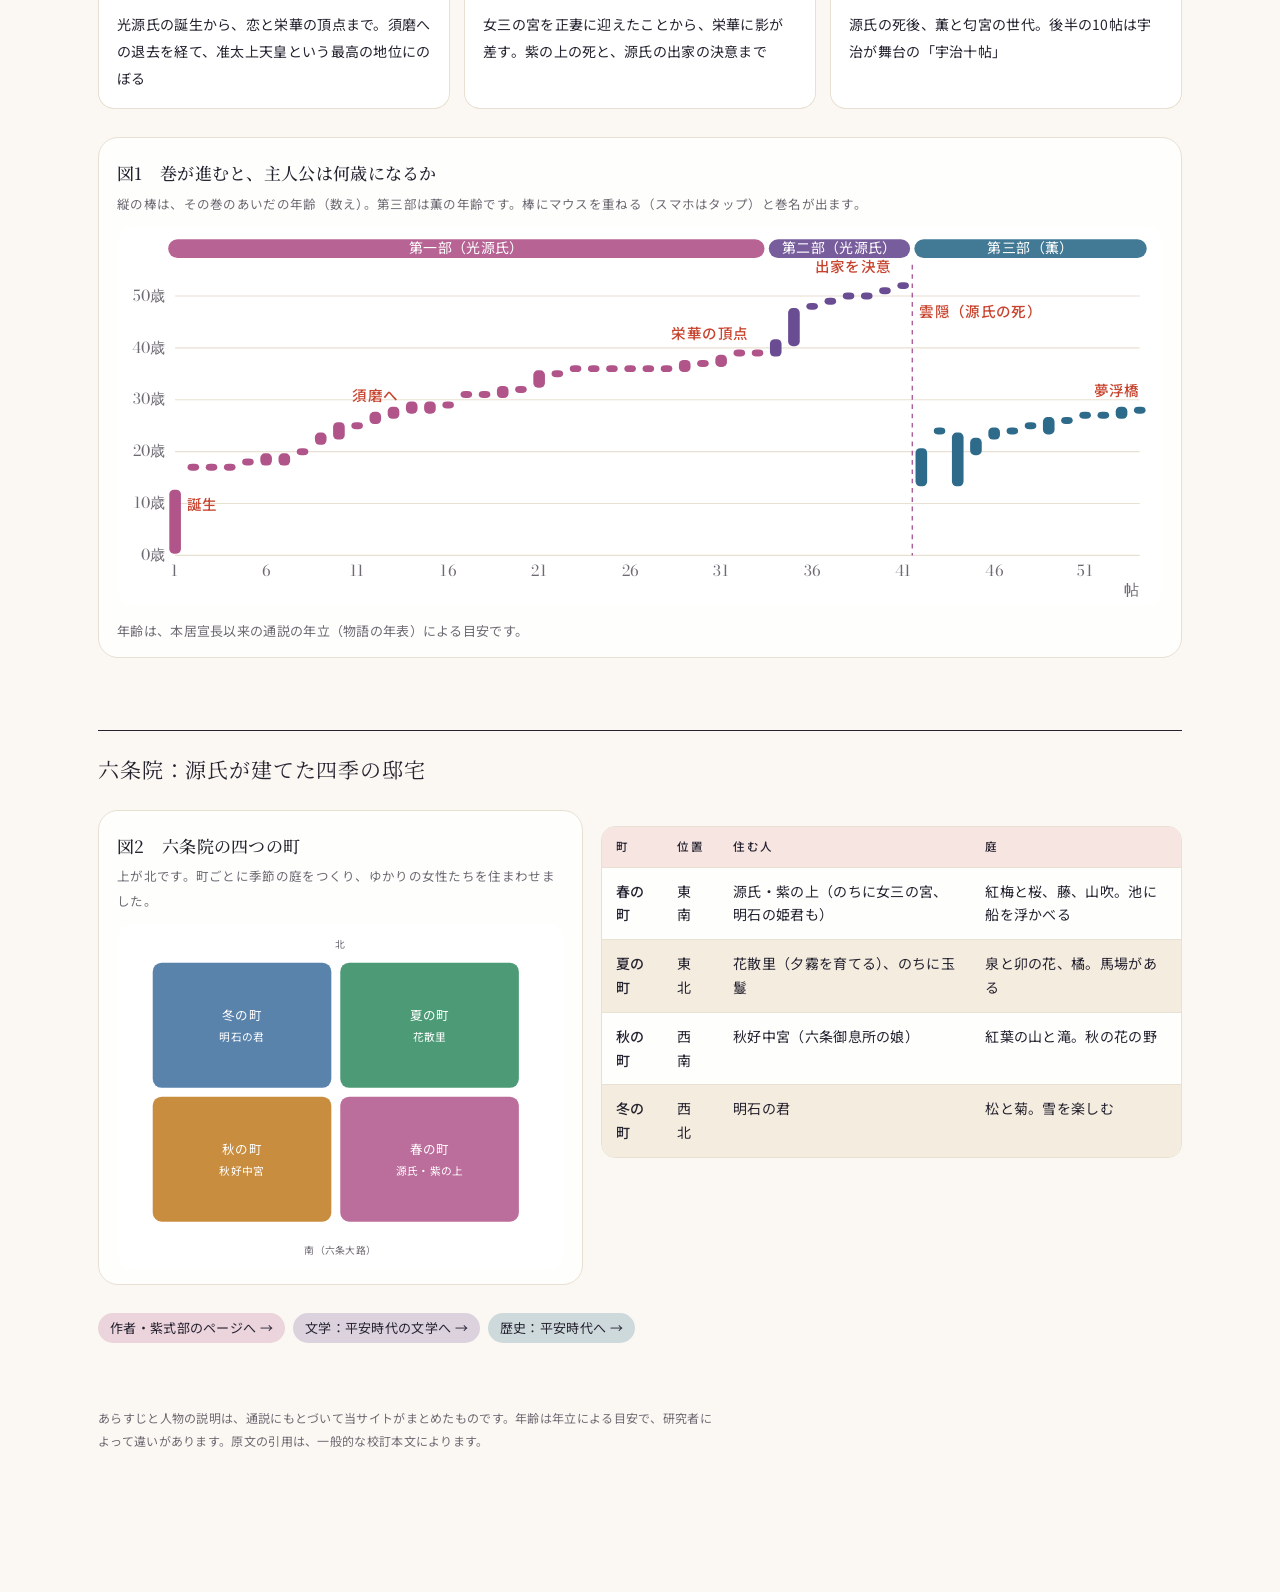
<file: genji.html>
<!doctype html>
<html lang="ja">
<head>
<meta charset="utf-8">
<meta name="viewport" content="width=device-width, initial-scale=1">
<title>源氏物語を読む</title>
<meta name="description" content="源氏物語の全体像、54帖のあらすじ、人物関係図、名場面、読み継がれ方、豆知識を図表でまとめた解説ページ">
<link rel="preconnect" href="https://fonts.googleapis.com">
<link rel="preconnect" href="https://fonts.gstatic.com" crossorigin>
<link rel="stylesheet" href="https://fonts.googleapis.com/css2?family=Bodoni+Moda:ital,opsz,wght@0,6..96,400;0,6..96,500;1,6..96,400&family=Noto+Serif+JP:wght@300;400;500&family=Noto+Sans+JP:wght@400;500&display=swap">
<link rel="stylesheet" href="site.css">
</head>
<body class="chronicle p-genji">

<nav class="genre wrap" aria-label="分野">
  <a href="index.html">ファッション</a>
  <a href="painting.html">絵画</a>
  <a href="philosophy.html">哲学</a>
  <a href="history.html">歴史</a>
  <a href="geino.html">芸能</a>
  <a href="bungaku.html">文学</a>
  <a href="koten.html" aria-current="page">古典</a>
  <a href="https://raiankun.github.io/medical-history/">医療</a>
</nav>

<div class="wrap" style="padding-top:14px"><a class="back linkbtn" href="koten.html">← 古典の一覧へ</a></div>
<header class="hero wrap">
  <div class="eyebrow">The Tale of Genji · 1008 / 2026</div>
  <h1>源氏物語を読む</h1>
  <p>千年前に紫式部が書いた、54帖・約100万字の長編物語。全体の流れ、54帖のあらすじ、人物の関係、名場面、千年の読み継がれ方を図でたどります。</p>
  <svg class="genjiko-deco" viewBox="0 0 300 120" aria-hidden="true" id="decoKo"></svg>
</header>

<nav class="tabs" aria-label="セクション">
  <div class="wrap" role="tablist">
    <button role="tab" data-tab="overview" aria-selected="true">全体像</button>
    <button role="tab" data-tab="chapters" aria-selected="false">54帖</button>
    <button role="tab" data-tab="people" aria-selected="false">人物と関係</button>
    <button role="tab" data-tab="scenes" aria-selected="false">名場面</button>
    <button role="tab" data-tab="art" aria-selected="false">絵で見る</button>
    <button role="tab" data-tab="reception" aria-selected="false">読み継がれ方</button>
    <button role="tab" data-tab="trivia" aria-selected="false">豆知識と言葉</button>
    <button role="tab" data-tab="research" aria-selected="false">研究の今</button>
  </div>
</nav>

<main class="wrap">
  <section id="overview" data-panel>
    <span class="kicker">Overview</span>
    <h2>全体像</h2>
    <p class="lead">作者は一条天皇の中宮・彰子に仕えた紫式部。1008年には宮中で読まれていた記録があります。光源氏とその子孫の約70年を、三つの部に分けて読むのが一般的です。</p>
    <div class="gj-author" id="gjAuthor"></div>
    <div class="stats gj-stats">
      <div class="stat"><b>54帖</b><span>巻の数</span><small>本文のない「雲隠」を除く</small></div>
      <div class="stat"><b>約100万字</b><span>本文の長さ</span><small>400字詰め原稿用紙で約2500枚</small></div>
      <div class="stat"><b>約70年</b><span>物語の中の時間</span><small>源氏の誕生から薫28歳まで</small></div>
    </div>
    <h3 class="sub">三つの部</h3>
    <div class="gj-parts" id="gjParts"></div>
    <figure class="fig-card" style="margin-top:28px">
      <figcaption><b>図1　巻が進むと、主人公は何歳になるか</b><span>縦の棒は、その巻のあいだの年齢（数え）。第三部は薫の年齢です。棒にマウスを重ねる（スマホはタップ）と巻名が出ます。</span></figcaption>
      <div class="chart-wrap"><svg id="ageChart" class="chart" role="img" aria-label="源氏物語の各巻での光源氏と薫の年齢を示した図"></svg></div>
      <p class="caption">年齢は、本居宣長以来の通説の年立（物語の年表）による目安です。</p>
    </figure>
    <h3 class="sub">六条院：源氏が建てた四季の邸宅</h3>
    <div class="gj-two">
      <figure class="fig-card" style="margin:0">
        <figcaption><b>図2　六条院の四つの町</b><span>上が北です。町ごとに季節の庭をつくり、ゆかりの女性たちを住まわせました。</span></figcaption>
        <div class="chart-wrap" id="rokujoFig"></div>
      </figure>
      <div class="tbl-wrap"><table class="tbl" id="rokujoTable"></table></div>
    </div>
    <div class="era-jump" style="margin-top:28px">
      <a class="mpill" href="writer.html?id=wr-murasaki" style="--mc:#B0548A">作者・紫式部のページへ →</a>
      <a class="mpill" href="bungaku.html#b-chuko" style="--mc:#6A4C93">文学：平安時代の文学へ →</a>
      <a class="mpill" href="history.html#jp-heian" style="--mc:#2E6B8A">歴史：平安時代へ →</a>
    </div>
  </section>

  <section id="chapters" data-panel hidden>
    <span class="kicker">54 Chapters</span>
    <h2>54帖のあらすじ</h2>
    <p class="lead">部を選ぶと、その部の巻だけを表示します。年齢は通説の年立による目安です。</p>
    <div class="filter" id="partFilter"></div>
    <div class="tbl-wrap"><table class="tbl gj-chapters" id="chapterTable"></table></div>
  </section>

  <section id="people" data-panel hidden>
    <span class="kicker">Characters</span>
    <h2>人物と関係</h2>
    <p class="lead">主な16人と、物語を動かす三人（冷泉帝・朱雀帝・明石の姫君）の関係です。赤い点線が、物語の秘密になっている関係です。</p>
    <figure class="fig-card">
      <figcaption><b>図3　人物関係図</b><span>人物を押すと説明へ移動します。マウスを重ねる（スマホはタップ）と一言説明が出ます。</span></figcaption>
      <div class="chart-wrap" id="relFig"></div>
      <div class="gj-legend"><span><i class="lg-p"></i>親子</span><span><i class="lg-m"></i>結婚・恋愛</span><span><i class="lg-s"></i>密通・秘密の子</span><span><i class="lg-a"></i>養女として育てる</span></div>
    </figure>
    <h3 class="sub">「ゆかり」の連鎖</h3>
    <p class="caption" style="margin:-8px 0 16px">源氏物語では、愛した人の面影を、よく似た別の人に求める話がくり返されます。</p>
    <div class="flowmap gj-yukari" id="yukari"></div>
    <h3 class="sub">主な人物</h3>
    <div class="sg-grid" id="peopleGrid"></div>
  </section>

  <section id="scenes" data-panel hidden>
    <span class="kicker">Famous Scenes</span>
    <h2>名場面</h2>
    <p class="lead">物語の流れに沿って、よく知られた6つの場面を選びました。</p>
    <div id="sceneList"></div>
  </section>

  <section id="art" data-panel hidden>
    <span class="kicker">Paintings</span>
    <h2>絵で見る源氏物語</h2>
    <p class="lead">源氏物語は、書かれてまもなく絵にもなりました。12世紀の国宝絵巻と、16世紀の土佐光信の画帖から、パブリックドメインの絵を選んで解説します。絵を押すと、出典のページが開きます。</p>
    <h3 class="sub" style="margin-top:0">絵の見方</h3>
    <div class="tbl-wrap"><table class="tbl" id="artTips"></table></div>
    <div id="artSets"></div>
    <p class="caption">画像はすべてウィキメディア・コモンズでパブリックドメインと表示されているもので、各絵の下にライセンス表示と出典を記しています。所蔵先と年代は、コモンズの説明と各館の情報によります。</p>
  </section>

  <section id="reception" data-panel hidden>
    <span class="kicker">A Thousand Years of Readers</span>
    <h2>読み継がれ方</h2>
    <p class="lead">書き写され、注釈がつけられ、訳され、絵や漫画になって、千年読み継がれてきました。</p>
    <figure class="fig-card">
      <figcaption><b>図4　源氏物語の千年</b><span>点にマウスを重ねる（スマホはタップ）と内容が出ます。明治以降、訳と翻案が一気に増えます。</span></figcaption>
      <div class="chart-wrap"><svg id="recChart" class="chart" role="img" aria-label="源氏物語の写本・研究、翻訳、絵や漫画の年表"></svg></div>
    </figure>
    <div class="tbl-wrap"><table class="tbl events" id="recTable"></table></div>
    <h3 class="sub">読んでみる</h3>
    <div class="tbl-wrap"><table class="tbl" id="readTable"></table></div>
  </section>

  <section id="trivia" data-panel hidden>
    <span class="kicker">Trivia</span>
    <h2>豆知識と言葉</h2>
    <div id="trBox" style="--mc:#B0548A"></div>
    <h3 class="sub">源氏香の図</h3>
    <figure class="fig-card">
      <figcaption><b>図5　源氏香のしくみ</b><span>5つの香を順にかぎ、同じだと思った香の線を上でつなぎます。組み合わせは52通りあり、桐壺と夢浮橋を除く52帖の巻名があてられています。</span></figcaption>
      <div class="chart-wrap" id="koFig"></div>
    </figure>
    <h3 class="sub">源氏物語から生まれた言葉</h3>
    <div class="tbl-wrap"><table class="tbl" id="wordTable"></table></div>
  </section>

  <section id="research" data-panel hidden>
    <span class="kicker">Current Research</span>
    <h2>研究の今</h2>
    <p class="lead">千年読まれてきた源氏物語には、今も決着していない問いがあります。本文、成立の順序、宇治十帖の作者、デジタル化、紫式部その人という5つの論点について、論文や研究報告をもとに整理しました。最後に、当サイトとしての考察を添えています。</p>
    <div class="tbl-wrap"><table class="tbl" id="grIssues"></table></div>

    <h3 class="sub" id="gr-text">1　どの本文で読むか</h3>
    <p class="caption" style="margin:-8px 0 16px">紫式部の原本は残っていません。今ある本文は、すべて書き写された写本からたどったものです。</p>
    <figure class="fig-card">
      <figcaption><b>図1　本文が伝わった道すじ</b><span>研究で一般的な三つの系統と、今の本の関係を簡単に示した図です。</span></figcaption>
      <div class="chart-wrap" id="grTree"></div>
    </figure>
    <div class="gr-row">
      <div class="gr-note"><b>藤原定家の写本で、今あるもの</b><ul id="grTeika"></ul><p>2019年10月に「若紫」が見つかり、5帖になりました。本文は大島本とほぼ一致し、巻末に定家の注釈「奥入」がついています（R3）。</p></div>
      <div class="gr-note"><b>何が問題になっているか</b><p>今の注釈書や現代語訳の多くは、室町時代の写本・大島本を底本にしています。しかし大島本には、ほかの本と見比べた書き入れや削除が多く、絶対の基準とは言えないという指摘があります（R2）。河内本から読み直す研究も進んでいます（R4）。</p></div>
    </div>

    <h3 class="sub" id="gr-order">2　書かれた順番</h3>
    <p class="caption" style="margin:-8px 0 16px">第一部の33帖は、内容から「紫上系」17帖と「玉鬘系」16帖に分けられます。玉鬘系はあとから書き加えられたとする説（玉鬘系後記説）が、戦後に大きな論争になりました（R5）。</p>
    <figure class="fig-card">
      <figcaption><b>図2　第一部の33帖：紫上系と玉鬘系</b><span>色の濃い帖が紫上系、薄い帖が玉鬘系です。紫上系だけをつなぐと、話が途切れずに続きます。</span></figcaption>
      <div class="gr-grid" id="grGrid"></div>
    </figure>
    <div class="gr-note"><b>計量分析から見ると</b><p>村上征勝・今西祐一郎（1999年）は、助動詞の出現頻度から、紫上系と玉鬘系は別々に成立し、玉鬘系は第二部よりあとに書かれた可能性が高いとしました（R14）。この数字をもとにした井波ほか（2013年）の分析でも、二つの系統は「関屋」を除いてはっきり分かれ、機械的にグループ分けしても誤りは「関屋」「梅枝」の2帖だけでした（R6）。言葉の数字という、従来とは違う証拠から、後記説が改めて検討されています。</p></div>

    <h3 class="sub" id="gr-uji">3　宇治十帖は誰が書いたか</h3>
    <figure class="fig-card">
      <figcaption><b>図3　計量研究の結論の流れ</b><span>同じ問いに、時代ごとの研究がどう答えてきたかを並べました。</span></figcaption>
      <div class="chart-wrap"><svg id="grUji" class="chart" role="img" aria-label="宇治十帖の作者をめぐる計量研究の結論の流れ"></svg></div>
    </figure>
    <div class="gr-note"><b>要点</b><p>1990年代の研究は、約38万語のデータベースをつくり、後半10帖の言葉づかいが前半と違うことを統計的に示しました（R8）。その後の研究は、作者が別とわかっている『宇津保物語』で物差しの有効性を確かめたうえで、別の作者を考える積極的な根拠はないと結論づけています（R9・R11）。第三部の中にも、いくつかのまとまりがあることがわかってきました（R10）。</p></div>

    <h3 class="sub" id="gr-author">4　紫式部その人</h3>
    <div class="gr-row">
      <div class="gr-note"><b>本名は「香子」か</b><p>歴史学者の角田文衛は、藤原道長の時代の記録にある「香子」という女官を紫式部と考えました（R12）。当時の女性の名が記録に残ることはまれで、否定的な意見も多く、今も決着していません。</p></div>
      <div class="gr-note"><b>なぜ書いたのか</b><p>倉本一宏は、紙が貴重だった時代に、これだけの長編を書くには大量の紙が必要だったことに注目し、藤原道長が紙を提供して、娘・彰子のもとでの執筆を後押ししたと論じています（R13）。物語が一条天皇を彰子のもとへ引きつける役割を果たした、という見方です。</p></div>
    </div>

    <h3 class="sub" id="gr-digital">5　デジタルで変わる読み方</h3>
    <div class="gr-row">
      <div class="gr-note"><b>写本を、誰でも見られるように</b><p>東京大学附属図書館は、所蔵する源氏物語の写本をデジタル化し、研究者と図書館職員の勉強会を経て、本文研究の基盤をめざすサイト「デジタル源氏物語」を公開しました（R15）。写本の比較が、限られた専門家だけの作業ではなくなりつつあります。</p></div>
      <div class="gr-note"><b>現代語訳を、並べて読めるように</b><p>2026年には、「桐壺」の原文と与謝野晶子訳・谷崎潤一郎訳を47の単位で対応づけ、読者の気づきを注釈として記録できる試作が発表されました（R16）。訳によって訳語、文体、心理描写、補足や省略が違うことを、その場で比べられます。</p></div>
    </div>

    <h3 class="sub" id="gr-thought">当サイトの考察</h3>
    <p class="caption" style="margin:-8px 0 16px">上の研究をふまえた、当サイトとしての読み方の提案です。研究者の見解ではありません。</p>
    <div id="grThoughts"></div>

    <h3 class="sub" id="gr-refs">参考にした論文・資料</h3>
    <p class="caption" style="margin:-8px 0 16px">番号は本文中の（R1）などに対応します。「確認できた範囲」に、書誌をCiNiiで確かめたのか、報告書を読んだのか、要旨だけなのかを書いています。2026年11月時点の確認です。</p>
    <div class="tbl-wrap"><table class="tbl gr-refs" id="grRefs"></table></div>
  </section>

  <p class="notice">あらすじと人物の説明は、通説にもとづいて当サイトがまとめたものです。年齢は年立による目安で、研究者によって違いがあります。原文の引用は、一般的な校訂本文によります。</p>
</main>

<script src="data/genji.js"></script>
<script src="data/genji-research.js"></script>
<script src="data/genji-art.js"></script>
<script src="data/chronicle-ui.js"></script>
<script>
const P = GJ_PARTS, pp = id => GJ_PEOPLE.find(p => p.id === id);
const partPill = k => `<span class="mpill" style="--mc:${P[k].c}">${P[k].n}</span>`;

$("#gjParts").innerHTML = Object.entries(P).map(([k, v]) => `<div class="gj-part" style="--mc:${v.c}"><b>${v.n}</b><span>${v.sub}</span><p>${v.sum}</p></div>`).join("");

/* 図1 */
(function(){
  const W = 900, H = 320, L = 50, R = 20, T = 30, B = 40, n = 54, amax = 56;
  const x = i => L + (i - 1) / (n - 1) * (W - L - R), y = a => T + (1 - a / amax) * (H - T - B);
  let g = "";
  for (let a = 0; a <= 50; a += 10) g += `<line x1="${L}" y1="${y(a)}" x2="${W-R}" y2="${y(a)}" stroke="var(--hair)"/><text x="${L-8}" y="${y(a)+4}" text-anchor="end" class="ax">${a}歳</text>`;
  [[1,33,1],[34,41,2],[42,54,3]].forEach(([a, b, k]) => g += `<rect x="${x(a)-6}" y="${T-22}" width="${x(b)-x(a)+12}" height="16" rx="8" fill="${P[k].c}" opacity=".9"/><text x="${(x(a)+x(b))/2}" y="${T-10}" text-anchor="middle" class="bandl">${P[k].n}${k === 3 ? "（薫）" : "（光源氏）"}</text>`);
  g += `<line x1="${(x(41)+x(42))/2}" y1="${T}" x2="${(x(41)+x(42))/2}" y2="${H-B}" stroke="#9A3B8A" stroke-dasharray="4 4"/><text x="${(x(41)+x(42))/2 + 6}" y="${y(46)}" class="note">雲隠（源氏の死）</text>`;
  for (let i = 1; i <= 54; i += i < 50 ? 5 : 4) g += `<text x="${x(i)}" y="${H-B+18}" text-anchor="middle" class="ax">${i}</text>`;
  g += `<text x="${W-R}" y="${H-6}" text-anchor="end" class="ax">帖</text>`;
  GJ_CHAPTERS.forEach(c => { const top = y(c[6]), bot = y(c[5]);
    g += `<rect class="hit" x="${x(c[0])-5}" y="${top-3}" width="10" height="${Math.max(6, bot - top + 6)}" rx="4" fill="${P[c[3]].c}" data-tip="<b>第${c[0]}帖「${c[1]}」</b><br>${c[3] === 3 ? "薫" : "光源氏"} ${c[5] === c[6] ? c[5] : c[5] + "〜" + c[6]}歳"/>`; });
  [[1,6,"誕生","start",10],[12,27,"須磨へ","middle",0],[33,39,"栄華の頂点","end",-8],[41,52,"出家を決意","end",-10],[54,28,"夢浮橋","end",0]].forEach(m => g += `<text x="${x(m[0]) + m[4]}" y="${y(m[1]) - 12}" text-anchor="${m[3]}" class="note">${m[2]}</text>`);
  const svg = $("#ageChart"); svg.setAttribute("viewBox", `0 0 ${W} ${H}`); svg.innerHTML = g;
})();

/* 図2：六条院 */
(function(){
  const cells = [["冬の町","明石の君","#3E6E9E",40,40],["夏の町","花散里","#2E8A5E",250,40],["秋の町","秋好中宮","#C07A1E",40,190],["春の町","源氏・紫の上","#B0548A",250,190]];
  let g = `<text x="250" y="24" text-anchor="middle" class="stg s">北</text><text x="250" y="366" text-anchor="middle" class="stg s">南（六条大路）</text>`;
  cells.forEach(c => g += `<rect class="hit" x="${c[3]}" y="${c[4]}" width="200" height="140" rx="10" fill="${c[2]}" opacity=".85" data-tip="<b>${c[0]}</b><br>${c[1]}"/><text x="${c[3]+100}" y="${c[4]+64}" text-anchor="middle" class="nodel" style="fill:#fff">${c[0]}</text><text x="${c[3]+100}" y="${c[4]+88}" text-anchor="middle" class="stg" style="fill:#fff">${c[1]}</text>`);
  $("#rokujoFig").innerHTML = `<svg viewBox="0 0 500 380" class="chart gj-small" role="img" aria-label="六条院の四つの町の配置図">${g}</svg>`;
  $("#rokujoTable").innerHTML = table(["町","位置","住む人","庭"], GJ_ROKUJO.map(r => [`<b>${r[0]}</b>`, r[1], r[2], r[3]]));
})();

/* 54帖 */
function renderChapters(k){
  $("#partFilter").innerHTML = `<button class="chip" data-k="" aria-pressed="${!k}">すべて</button>` + Object.entries(P).map(([n, v]) => `<button class="chip" data-k="${n}" aria-pressed="${k === n}">${v.n}（${v.sub.replace(/.*（|）/g, "")}）</button>`).join("");
  const rows = [];
  GJ_CHAPTERS.filter(c => !k || String(c[3]) === k).forEach(c => {
    rows.push([`<span class="num" style="background:${P[c[3]].c}">${c[0]}</span>`, `<b>${c[1]}</b><small>${c[2]}</small>`, partPill(c[3]), `${c[3] === 3 ? "薫" : "源氏"} ${c[5] === c[6] ? c[5] : c[5] + "〜" + c[6]}歳`, c[4]]);
    if (c[0] === 41 && (!k || k === "2")) rows.push(["", `<b>雲隠</b><small>くもがくれ</small>`, "", "", "巻名だけが伝わり、本文はない。源氏の死をほのめかすとされる"]);
  });
  $("#chapterTable").innerHTML = table(["帖","巻名","部","年齢","あらすじ"], rows);
}
$("#partFilter").addEventListener("click", e => { const b = e.target.closest(".chip"); if (b) renderChapters(b.dataset.k); });
renderChapters("");

/* 図3：関係図 */
(function(){
  const pos = Object.fromEntries(GJ_NODES.map(n => [n[0], [n[1], n[2]]]));
  const info = id => pp(id) ? [pp(id).n, pp(id).who, pp(id).c] : [GJ_EXTRA[id][0], GJ_EXTRA[id][1], "#8C6A4F"];
  const ST = {p:'stroke="#9C8E78" stroke-width="2"', m:'stroke="#C9A227" stroke-width="3"', s:'stroke="#C0392B" stroke-width="2.5" stroke-dasharray="6 5"', a:'stroke="#6A4C93" stroke-width="2" stroke-dasharray="2 4"'};
  let g = "";
  GJ_EDGES.forEach(([a, b, t]) => { const [x1, y1] = pos[a], [x2, y2] = pos[b];
    /* 同じ段で間に別の人物がいるときは、上に弧を描いて重ならないようにする */
    const between = y1 === y2 && GJ_NODES.some(n => n[2] === y1 && n[1] > Math.min(x1, x2) && n[1] < Math.max(x1, x2));
    g += between ? `<path d="M${x1} ${y1 - 18} Q${(x1 + x2) / 2} ${y1 - 62} ${x2} ${y2 - 18}" fill="none" ${ST[t]}/>` : `<line x1="${x1}" y1="${y1}" x2="${x2}" y2="${y2}" ${ST[t]}/>`; });
  GJ_NODES.forEach(([id, x, y]) => { const [n, who, c] = info(id), w = Math.max(96, n.length * 17 + 26), big = id === "gp-genji";
    const node = `<rect class="hit" x="${x - w/2}" y="${y - 20}" width="${w}" height="40" rx="20" fill="${big ? c : "#fff"}" stroke="${c}" stroke-width="2.5" data-tip="<b>${n}</b><br>${who}"/><text x="${x}" y="${y + 5}" text-anchor="middle" class="nodel" style="fill:${big ? "#fff" : "var(--ink)"}">${n}</text>`;
    g += pp(id) ? `<a href="#${id}">${node}</a>` : node; });
  $("#relFig").innerHTML = `<svg viewBox="0 -20 1000 610" class="chart" role="img" aria-label="源氏物語の主な人物の関係図">${g}</svg>`;
})();
$("#yukari").innerHTML = GJ_YUKARI.map((y, i) => `${i ? `<div class="farrow" aria-hidden="true">→</div>` : ""}<div class="fcol"><span class="fnode${i === 2 || i === 4 ? " me" : ""}"><b>${y[0]}</b><small>${y[1]}</small></span></div>`).join("");
$("#peopleGrid").innerHTML = GJ_PEOPLE.map(p => `
 <article class="sg-card" id="${p.id}" style="--mc:${p.c}">
  <div class="sg-head"><span class="sg-face">${p.n.slice(0,1)}</span><div><h4>${p.n}<small>${p.yomi}</small></h4><div class="sg-meta"><span>${p.who}</span><span>初登場：「${p.first}」</span></div></div></div>
  <p class="sg-catch">${p.d}</p>
  <div class="trivia" style="margin-top:10px"><span class="tv-label">豆知識</span><ul><li>${p.tr}</li></ul></div>
 </article>`).join("");

/* 絵 */
const art = k => GJ_ART.find(a => a[0] === k);
const commons = n => "https://commons.wikimedia.org/wiki/File:" + encodeURIComponent(n.replace(/ /g, "_"));
const artFig = (k, cls = "") => { const a = art(k); if (!a) return ""; const set = GJ_ART_SETS[a[2]];
  return `<figure class="gj-art ${cls}"><a href="${commons(a[5])}" target="_blank" rel="noopener"><img src="images/genji/${a[1]}" alt="${set.t}${a[3] ? "より「" + a[3] + "」" : ""}" loading="lazy" onerror="this.closest('figure').hidden=true"></a>
    <figcaption>${a[3] ? `<b>「${a[3]}」</b>` : ""}${a[4]}<small>${set.t}　${set.d}　${set.where}　／　${a[6]}　<a href="${commons(a[5])}" target="_blank" rel="noopener">出典 ↗</a></small></figcaption></figure>`; };
$("#gjAuthor").innerHTML = artFig("murasaki", "wide");

/* 名場面 */
$("#sceneList").innerHTML = GJ_SCENES.map((s, i) => { const c = GJ_CHAPTERS.find(ch => s.ch.startsWith(ch[1])); const col = c ? P[c[3]].c : "#B0548A";
  return `<div id="gs-${i+1}" class="gj-scene" style="--mc:${col}"><div class="gj-scene-art">${(GJ_SCENE_ART[i] || []).map(k => artFig(k)).join("")}</div>${storyBox({t:`${s.t}<span class="sg-kind">「${s.ch}」</span>`, q:s.q, p:s.p})}</div>`; }).join("");

/* 絵で見る */
$("#artTips").innerHTML = table(["技法","説明","見られる絵"], GJ_ART_TIPS.map(t => [`<b>${t[0]}</b>`, t[1], t[2]]));
$("#artSets").innerHTML = ["emaki", "mitsunobu"].map(k => { const set = GJ_ART_SETS[k];
  return `<h3 class="sub">${set.t}</h3><p class="caption" style="margin:-8px 0 16px">${set.d}　${set.where}。${set.sum}</p><div class="gj-gallery">${GJ_ART.filter(a => a[2] === k).map(a => artFig(a[0])).join("")}</div>`; }).join("");

/* 図4：読み継がれ方 */
(function(){
  const K = {s:["写本・研究","#8C6A4F"], t:["現代語訳・翻訳","#6A4C93"], m:["絵・漫画・映像","#2E6B8A"]};
  const W = 900, L = 130, R = 20, row = 56, top = 30, x0 = 1000, x1 = 2030, H = top + 3 * row + 20;
  const x = v => L + (v - x0) / (x1 - x0) * (W - L - R);
  let g = "";
  for (let t = 1000; t <= 2000; t += 100) g += `<line x1="${x(t)}" y1="${top-10}" x2="${x(t)}" y2="${H-24}" stroke="var(--hair)"/><text x="${x(t)}" y="${H-6}" text-anchor="middle" class="ax">${t}</text>`;
  Object.entries(K).forEach(([k, v], i) => { const y = top + i * row + 16;
    g += `<text x="${L-12}" y="${y+5}" text-anchor="end" class="rl">${v[0]}</text><line x1="${x(1000)}" y1="${y}" x2="${x(2030)}" y2="${y}" stroke="${v[1]}" stroke-width="2" opacity=".3"/>`;
    GJ_RECEPTION.filter(r => r[2] === k).forEach(r => g += `<circle class="hit" cx="${x(r[0])}" cy="${y}" r="8" fill="${v[1]}" stroke="#fff" stroke-width="2" data-tip="<b>${r[0]}年</b><br>${r[1]}"/>`); });
  const svg = $("#recChart"); svg.setAttribute("viewBox", `0 0 ${W} ${H}`); svg.innerHTML = g;
  $("#recTable").innerHTML = table(["年","できごと"], GJ_RECEPTION.map(r => [`<b>${r[0]}年</b>`, `<span class="mpill" style="--mc:${K[r[2]][1]}">${K[r[2]][0]}</span> ${r[1]}`]));
})();
$("#readTable").innerHTML = table(["読む・調べる","内容"], GJ_READ.map(r => [`<a href="${r[1]}" target="_blank" rel="noopener"><b>${r[0]}</b> ↗</a>`, r[2]]));

/* 豆知識・源氏香 */
$("#trBox").innerHTML = triviaBox(GJ_TRIVIA);
$("#wordTable").innerHTML = table(["言葉","意味"], GJ_WORDS.map(w => [`<b>${w[0]}</b>`, w[1]]));
/* groups：同じ香の番号のまとまり（1〜5） */
const koMark = (groups, x0, y0, w = 120, h = 110) => {
  const gap = w / 4; let g = "";
  const xs = i => x0 + (i - 1) * gap;
  const sorted = groups.map(gr => [...gr].sort()).sort((a, b) => a[0] - b[0]);
  const depth = {};
  sorted.forEach(gr => { const inner = sorted.filter(o => o !== gr && o[0] > gr[0] && o[o.length-1] < gr[gr.length-1]); inner.forEach(o => o.forEach(i => depth[i] = (depth[i] || 0) + 1)); });
  sorted.forEach(gr => { const d = Math.max(...gr.map(i => depth[i] || 0)), top = y0 + d * 18;
    gr.forEach(i => g += `<line x1="${xs(i)}" y1="${top}" x2="${xs(i)}" y2="${y0 + h}" stroke="#3A2E4A" stroke-width="5" stroke-linecap="square"/>`);
    if (gr.length > 1) g += `<line x1="${xs(gr[0])}" y1="${top}" x2="${xs(gr[gr.length-1])}" y2="${top}" stroke="#3A2E4A" stroke-width="5" stroke-linecap="square"/>`; });
  return g;
};
$("#koFig").innerHTML = `<svg viewBox="0 0 900 230" class="chart" role="img" aria-label="源氏香の図の例">
  ${koMark([[1],[2],[3],[4],[5]], 70, 30)}<text x="130" y="175" text-anchor="middle" class="nodel">帚木</text><text x="130" y="198" text-anchor="middle" class="stg s">5つとも違う香</text>
  ${koMark([[1,2,3,4,5]], 390, 30)}<text x="450" y="175" text-anchor="middle" class="nodel">手習</text><text x="450" y="198" text-anchor="middle" class="stg s">5つとも同じ香</text>
  ${koMark([[1,3],[2],[4,5]], 710, 30)}<text x="770" y="175" text-anchor="middle" class="nodel">例</text><text x="770" y="198" text-anchor="middle" class="stg s">1番目と3番目、4番目と5番目が同じ</text>
 </svg>`;
/* ヒーローの飾り（源氏香の図をもとにした模様） */
$("#decoKo").innerHTML = [[[1,2],[3],[4,5]],[[1],[2,4],[3],[5]],[[1,3,5],[2],[4]],[[1,2,3],[4],[5]],[[1,5],[2,3],[4]]].map((gr, i) => koMark(gr, 8 + i * 60, 10, 40, 90)).join("").replace(/stroke-width="5"/g, 'stroke-width="3"');

/* 研究の今 */
(function(){
  const ref = s => s.replace(/R(\d+)/g, (m, n) => `<a href="#gr-r${n}">${m}</a>`);
  $("#grIssues").innerHTML = table(["論点","問い","主な説・見方","今の到達点","研究"], GR_ISSUES.map(r => [`<b>${r[0]}</b>`, r[1], r[2], r[3], ref(r[4].replace(/,/g, "・"))]));
  $("#grRefs").innerHTML = table(["番号","著者","題","掲載・刊行","年","何を示したか","確認できた範囲"], GR_REFS.map(r => [`<span id="gr-r${r[0].slice(1)}" class="num" style="background:#6A4C93">${r[0].slice(1)}</span>`, r[1], `<a href="${r[7]}" target="_blank" rel="noopener"><b>${r[2]}</b> ↗</a>`, r[3], r[4], r[5], `<small>${r[6]}</small>`]));
  $("#grTeika").innerHTML = GR_TEIKA.map(t => `<li><b>「${t[0]}」</b>　${t[1]}</li>`).join("");
  $("#grThoughts").innerHTML = GR_THOUGHTS.map(t => `<div class="gr-thought"><b>${t.t}</b><p>${t.p}</p></div>`).join("");
  /* 図1：本文の系統 */
  const box = (x, y, w, t, sub, c, tip) => `<g class="hit" data-tip="${tip}"><rect x="${x - w/2}" y="${y - 24}" width="${w}" height="48" rx="12" fill="${c}"/><text x="${x}" y="${y - 2}" text-anchor="middle" class="nodel" style="fill:#fff">${t}</text><text x="${x}" y="${y + 16}" text-anchor="middle" class="stg s" style="fill:rgba(255,255,255,.9)">${sub}</text></g>`;
  const ln = (x1, y1, x2, y2, dash) => `<line x1="${x1}" y1="${y1}" x2="${x2}" y2="${y2}" stroke="#9C8E78" stroke-width="2" ${dash ? 'stroke-dasharray="5 5"' : ""}/>`;
  let g = ln(450,64,450,108,1) + ln(450,156,180,212) + ln(450,156,450,212) + ln(450,156,720,212) + ln(180,260,180,312) + ln(180,360,450,412) + ln(450,260,450,412,1) + ln(720,260,450,412,1);
  g += box(450,40,300,"紫式部の原本","11世紀初め。現存しない","#B0548A","<b>紫式部の原本</b><br>残っていない。書き写されて広まった");
  g += box(450,132,320,"平安〜鎌倉の写本","書き写すたびに少しずつ違いが生まれる","#8C6A4F","<b>写本</b><br>人の手で写すため、写し間違いや書き換えが重なった");
  g += box(180,236,250,"青表紙本","藤原定家が整えた本文（13世紀）","#2E6B8A","<b>青表紙本</b><br>今の本文の基準。定家自筆は5帖が現存");
  g += box(450,236,250,"河内本","源光行・親行父子の校訂（1255年）","#6A4C93","<b>河内本</b><br>鎌倉〜室町時代によく読まれた系統");
  g += box(720,236,250,"別本","どちらにも属さない写本の総称","#5E8A6E","<b>別本</b><br>系統にまとまらない古い写本。古い形を残す可能性もある");
  g += box(180,336,250,"大島本","室町時代の写本。青表紙本の系統","#3E6E9E","<b>大島本</b><br>池田亀鑑が底本に選び、近代の校訂本文の基準になった");
  g += box(450,436,360,"今の注釈書・現代語訳","多くは大島本を底本に、ほかの本と照らし合わせる","#9A3B8A","<b>今の本文</b><br>どの写本を底本にしたかで、細かな本文が違う");
  $("#grTree").innerHTML = `<svg viewBox="0 0 900 480" class="chart" role="img" aria-label="源氏物語の本文が伝わった道すじの図">${g}</svg>`;
  /* 図2：紫上系と玉鬘系 */
  $("#grGrid").innerHTML = GJ_CHAPTERS.filter(c => c[3] === 1).map(c => { const t = GR_TAMAKAZURA.includes(c[1]);
    return `<span class="gr-cell${t ? " t" : ""}" data-tip="<b>第${c[0]}帖「${c[1]}」</b><br>${t ? "玉鬘系" : "紫上系"}"><small>${c[0]}</small>${c[1]}</span>`; }).join("") +
    `<div class="gr-key"><span><i></i>紫上系（17帖）</span><span><i class="t"></i>玉鬘系（16帖）</span></div>`;
  /* 図3：宇治十帖の研究の流れ */
  const K = {d:["違いがある","#C0392B"], s:["同じ作者と矛盾しない","#2E6B8A"], g:["まとまりを示した","#C9A227"]};
  const W = 900, L = 30, R = 30, x0 = 1990, x1 = 2024, x = v => L + (v - x0) / (x1 - x0) * (W - L - R);
  let u = `<line x1="${x(x0)}" y1="90" x2="${x(x1)}" y2="90" stroke="var(--hair)" stroke-width="3"/>`;
  for (let t = 1990; t <= 2020; t += 5) u += `<text x="${x(t)}" y="118" text-anchor="middle" class="ax">${t}</text>`;
  const SLOT = [[34,"start"],[150,"end"],[34,"start"],[200,"end"]];
  GR_UJI.forEach((r, i) => { const [y, anc] = SLOT[i], up = y < 90;
    u += `<line x1="${x(r[0])}" y1="90" x2="${x(r[0])}" y2="${up ? 52 : y - 16}" stroke="${K[r[3]][1]}"/><circle class="hit" cx="${x(r[0])}" cy="90" r="9" fill="${K[r[3]][1]}" stroke="#fff" stroke-width="2" data-tip="<b>${r[0]}年 ${r[1]}</b><br>${r[2]}"/>
      <text x="${x(r[0])}" y="${y}" text-anchor="${anc}" class="stg"><tspan font-weight="500">${r[1]}</tspan><tspan x="${x(r[0])}" dy="18" class="stg s">${r[2]}</tspan></text>`; });
  Object.values(K).forEach((k, i) => u += `<circle cx="${40 + i * 200}" cy="252" r="6" fill="${k[1]}"/><text x="${52 + i * 200}" y="257" class="stg s">${k[0]}</text>`);
  const svg = $("#grUji"); svg.setAttribute("viewBox", `0 0 ${W} 266`); svg.innerHTML = u;
})();

initTabs("genji-tab", "overview", id => id.startsWith("gp-") ? "people" : id.startsWith("gs-") ? "scenes" : id.startsWith("gr-") ? "research" : null);
</script>
</body>
</html>
</file>
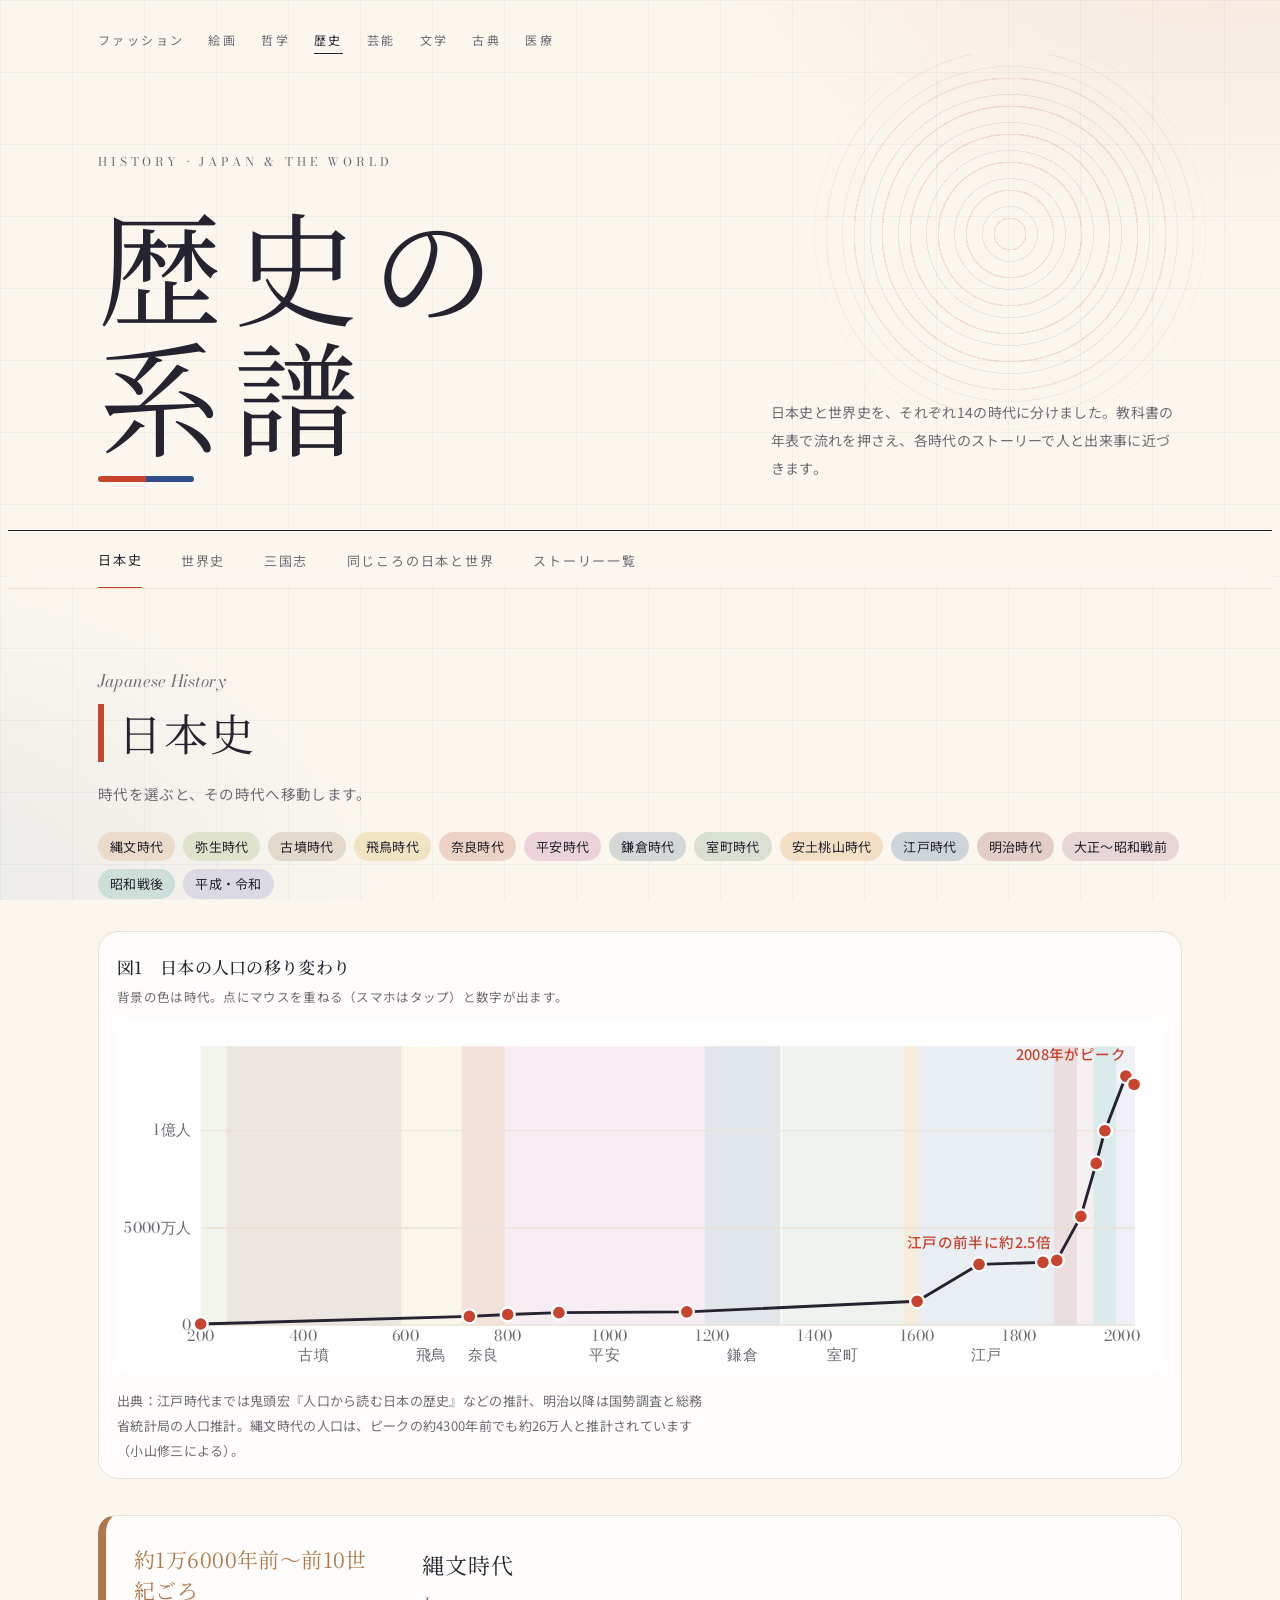
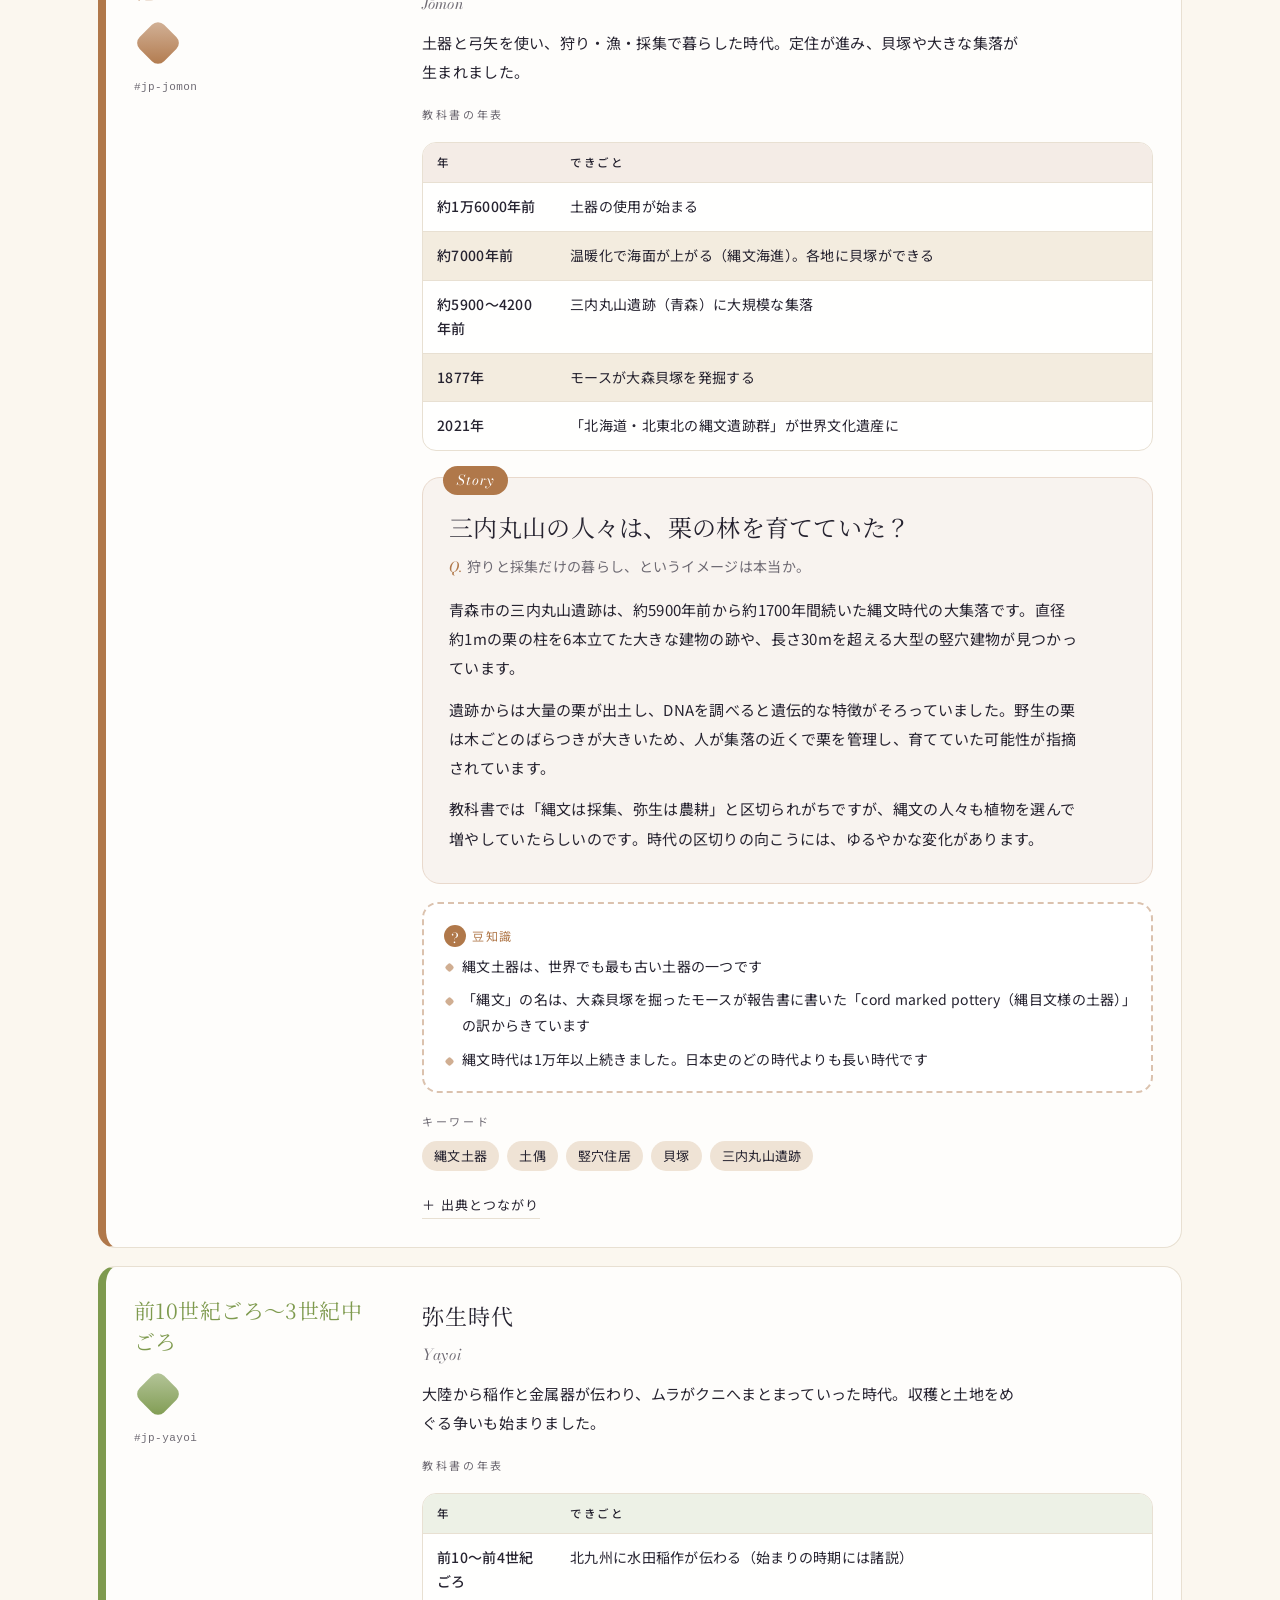
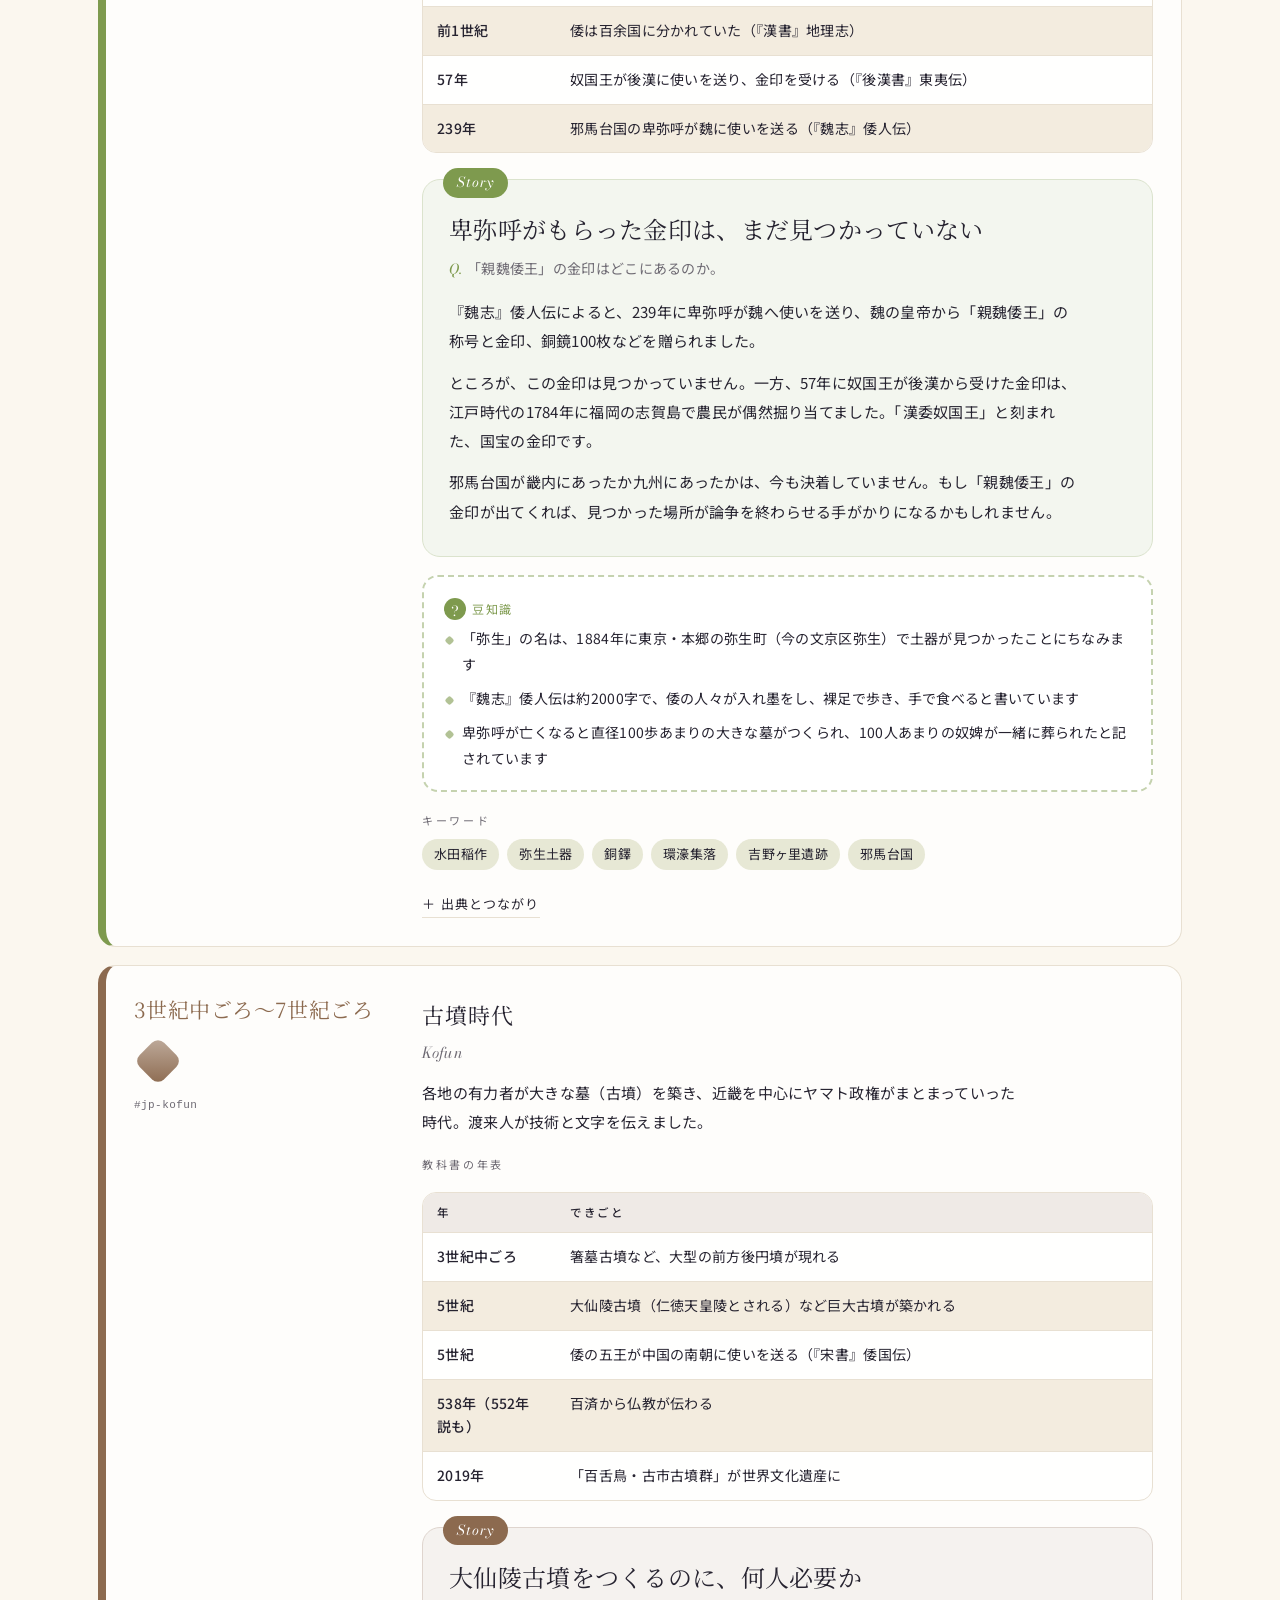
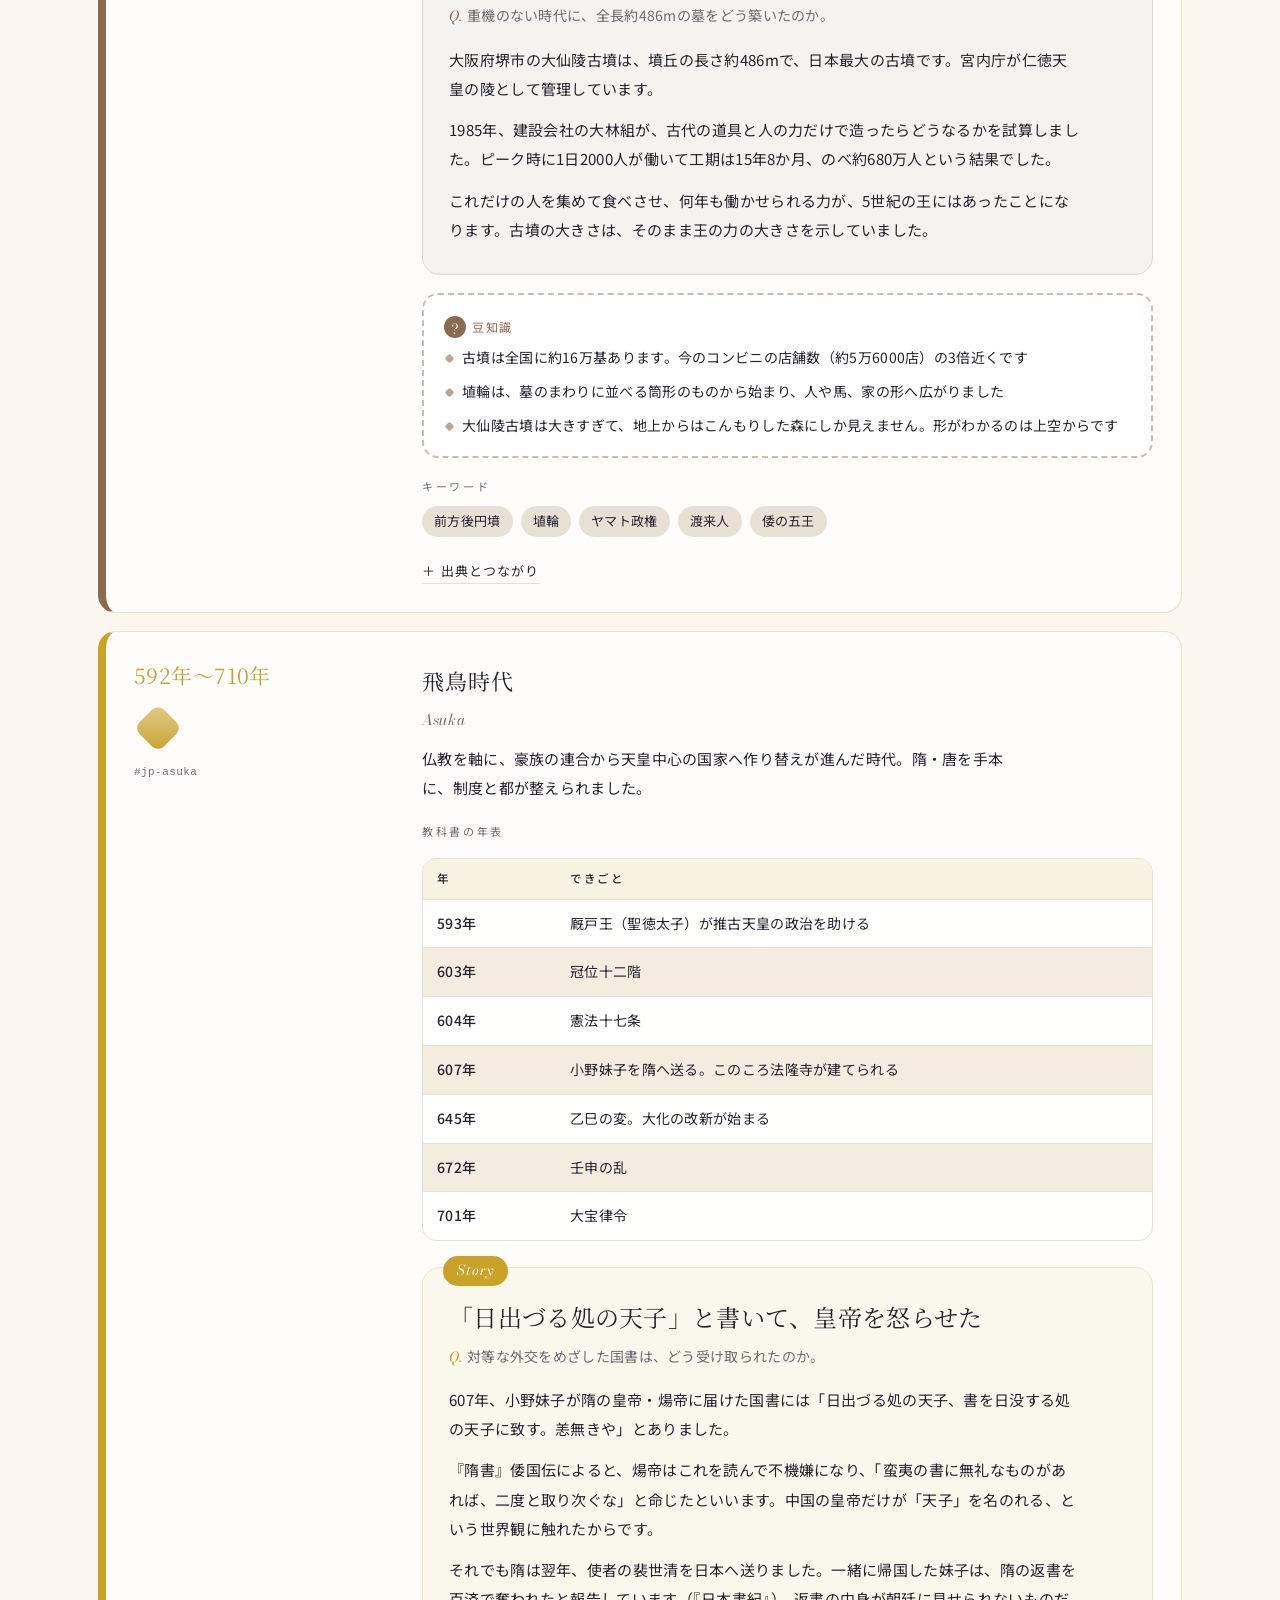
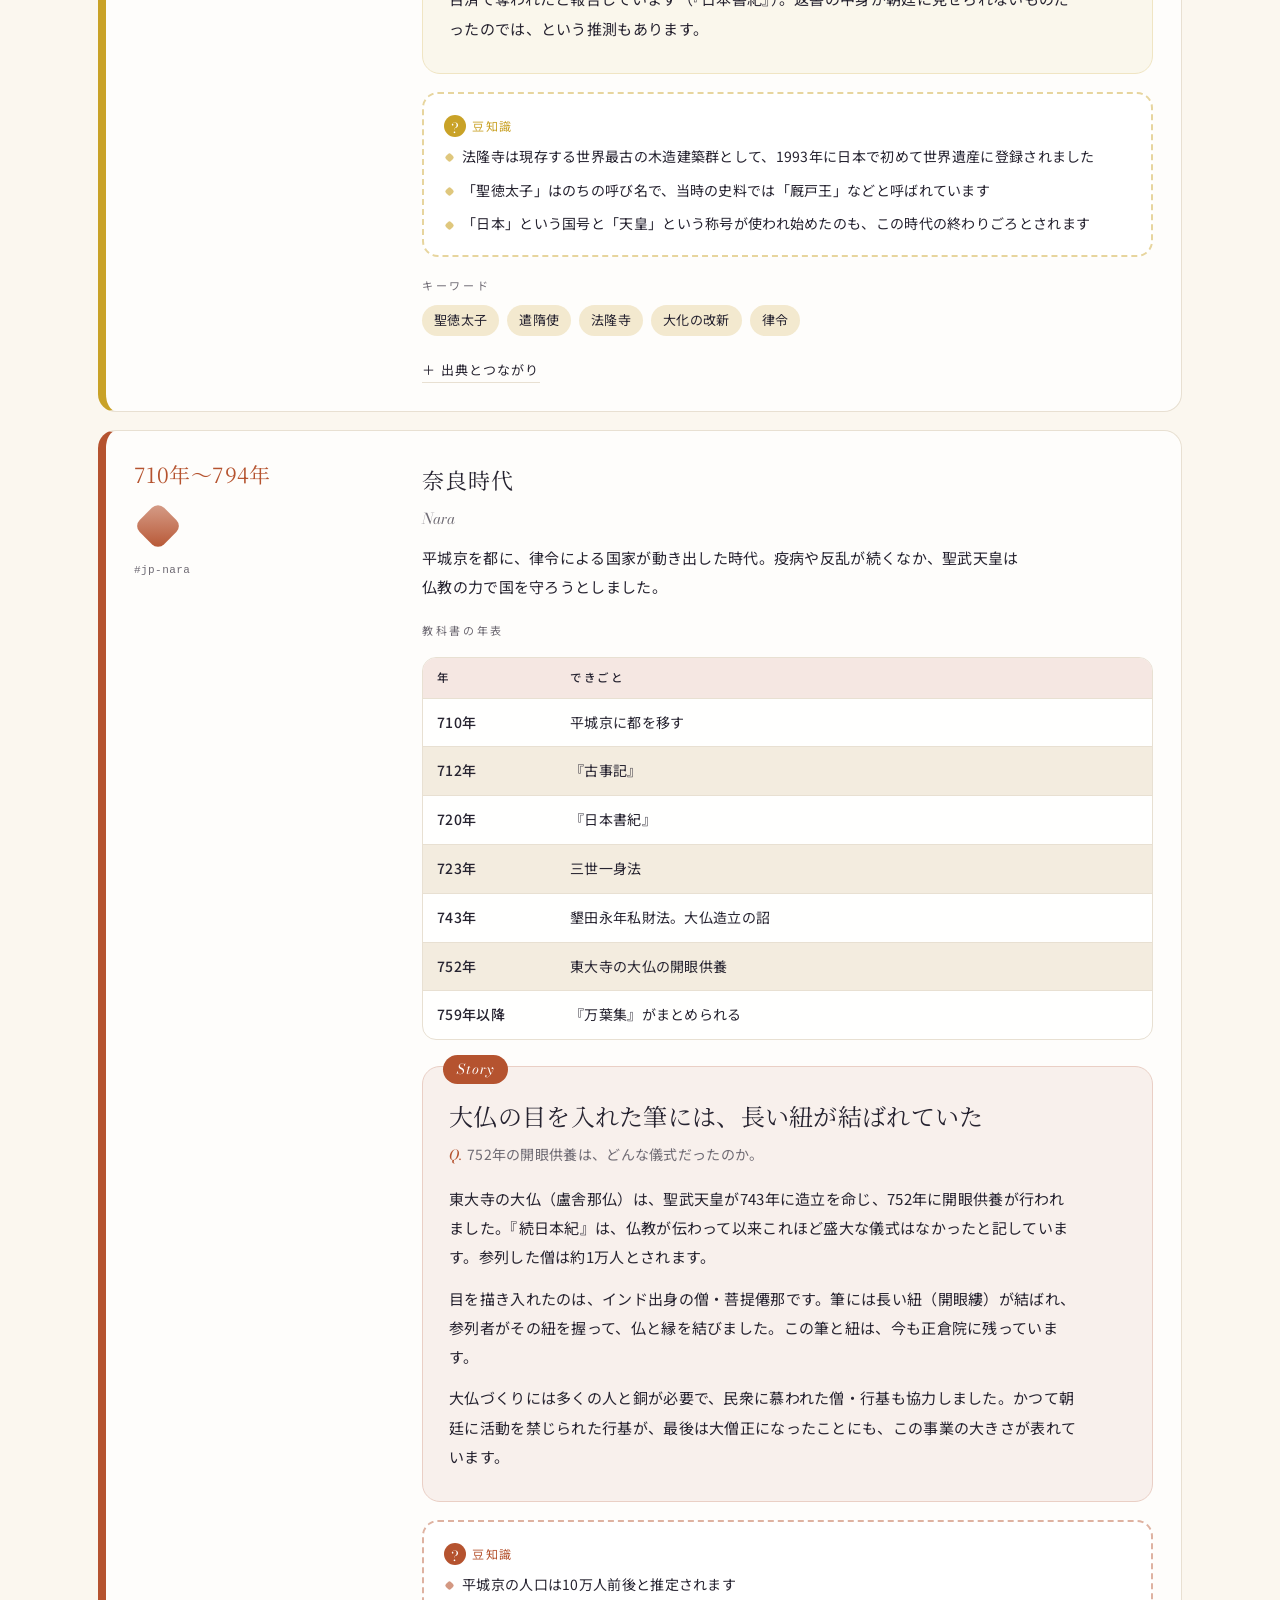
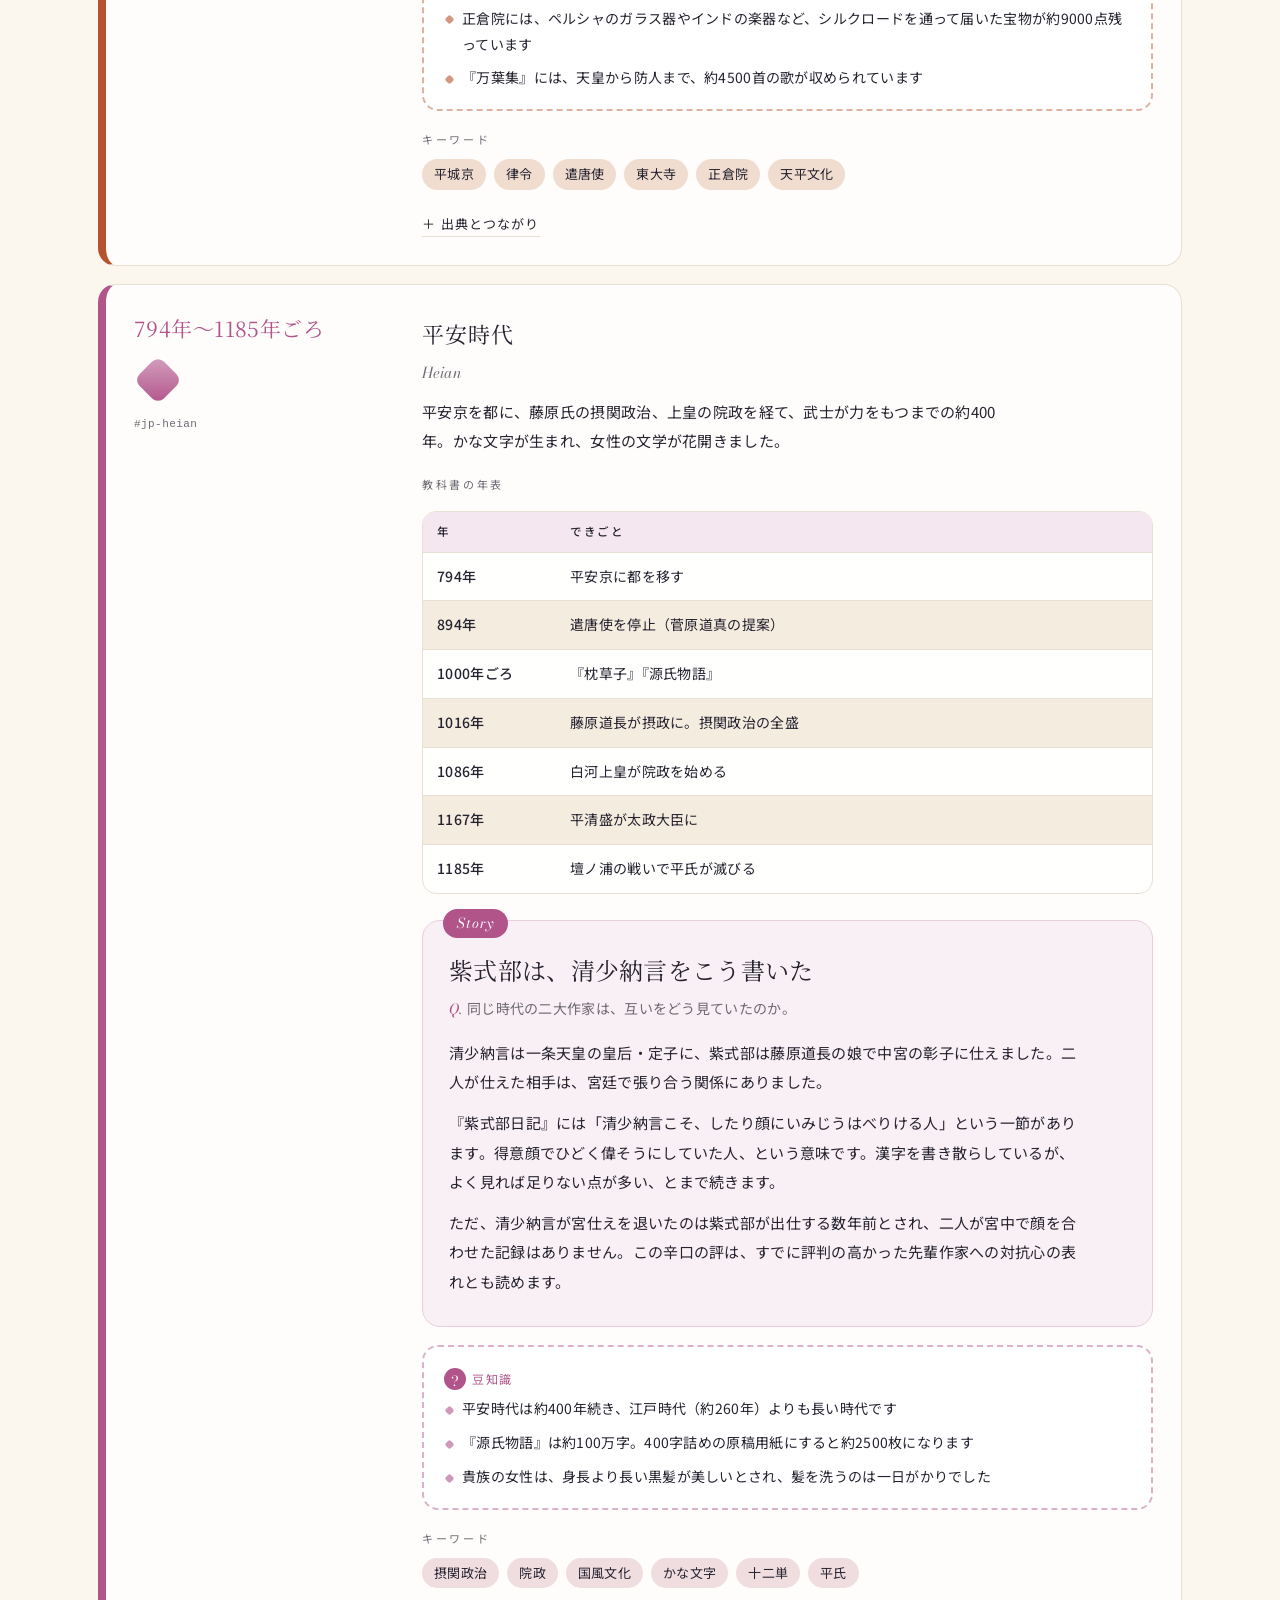
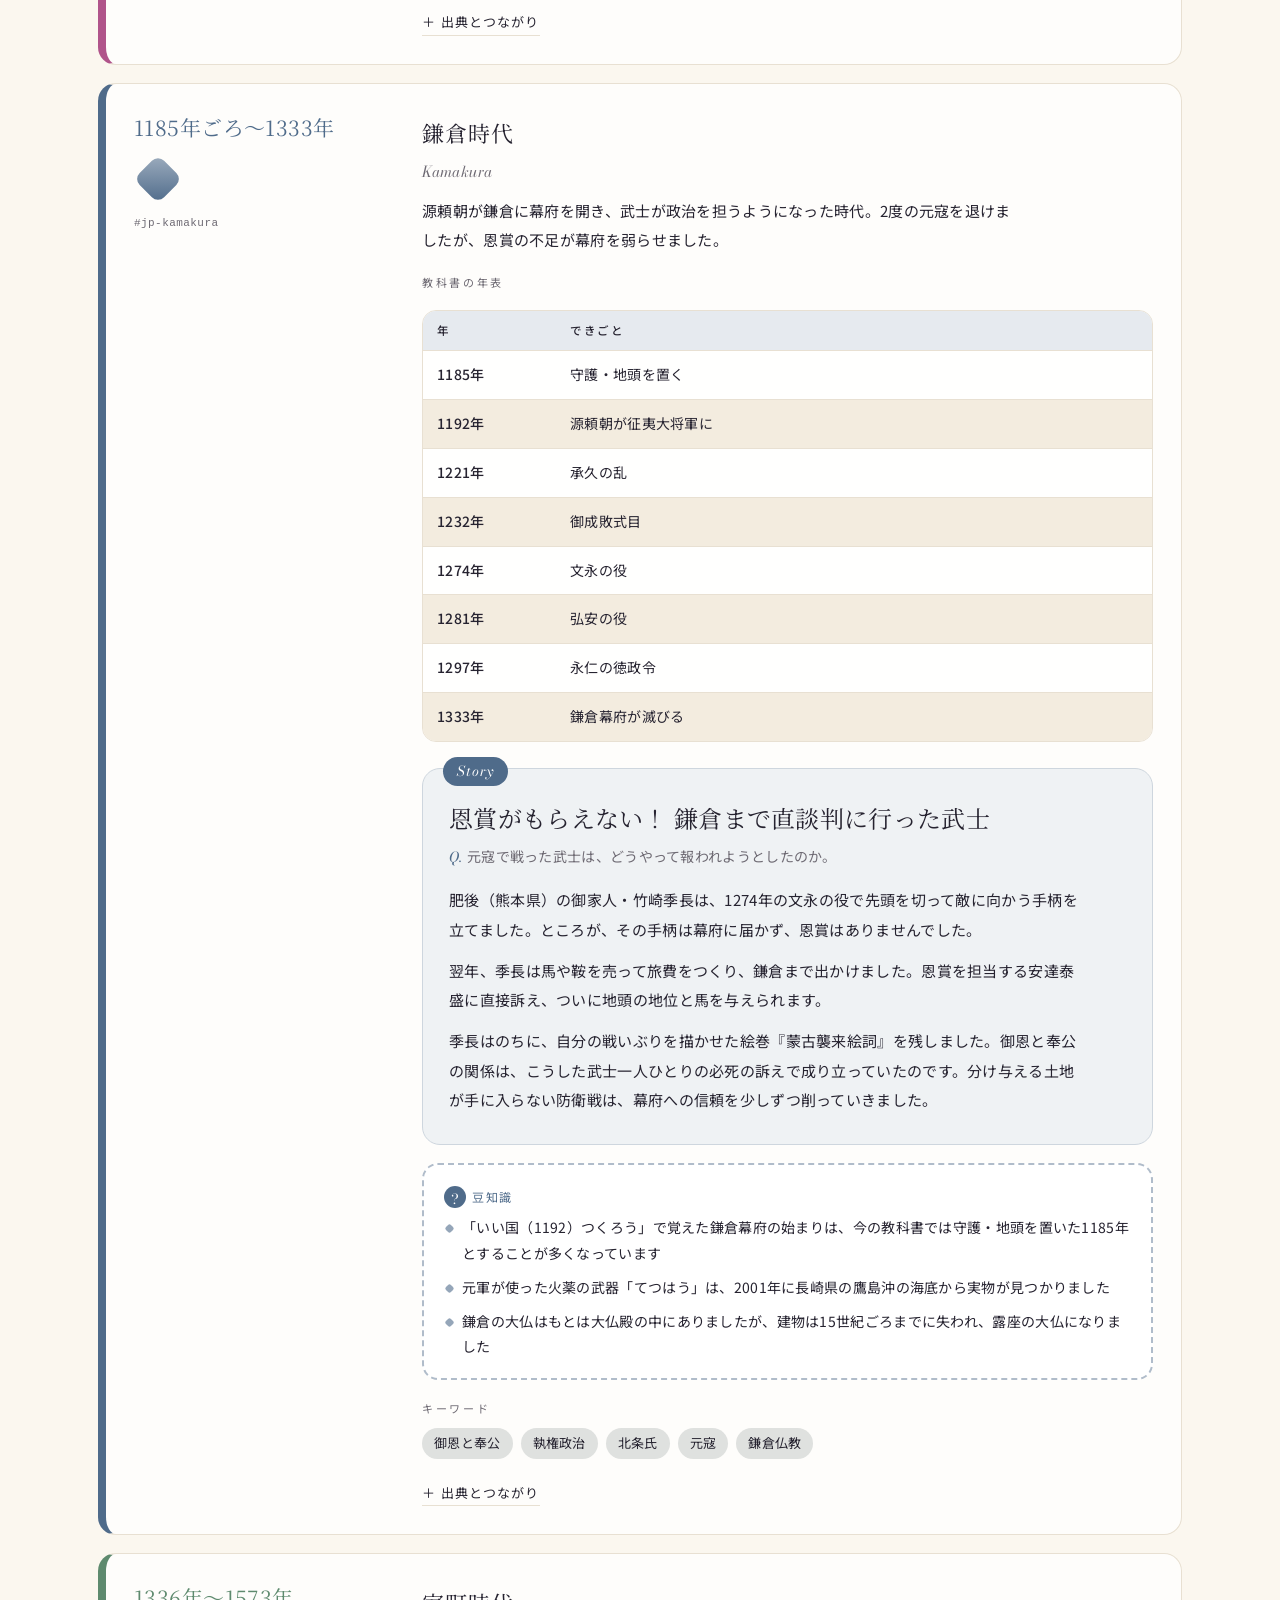
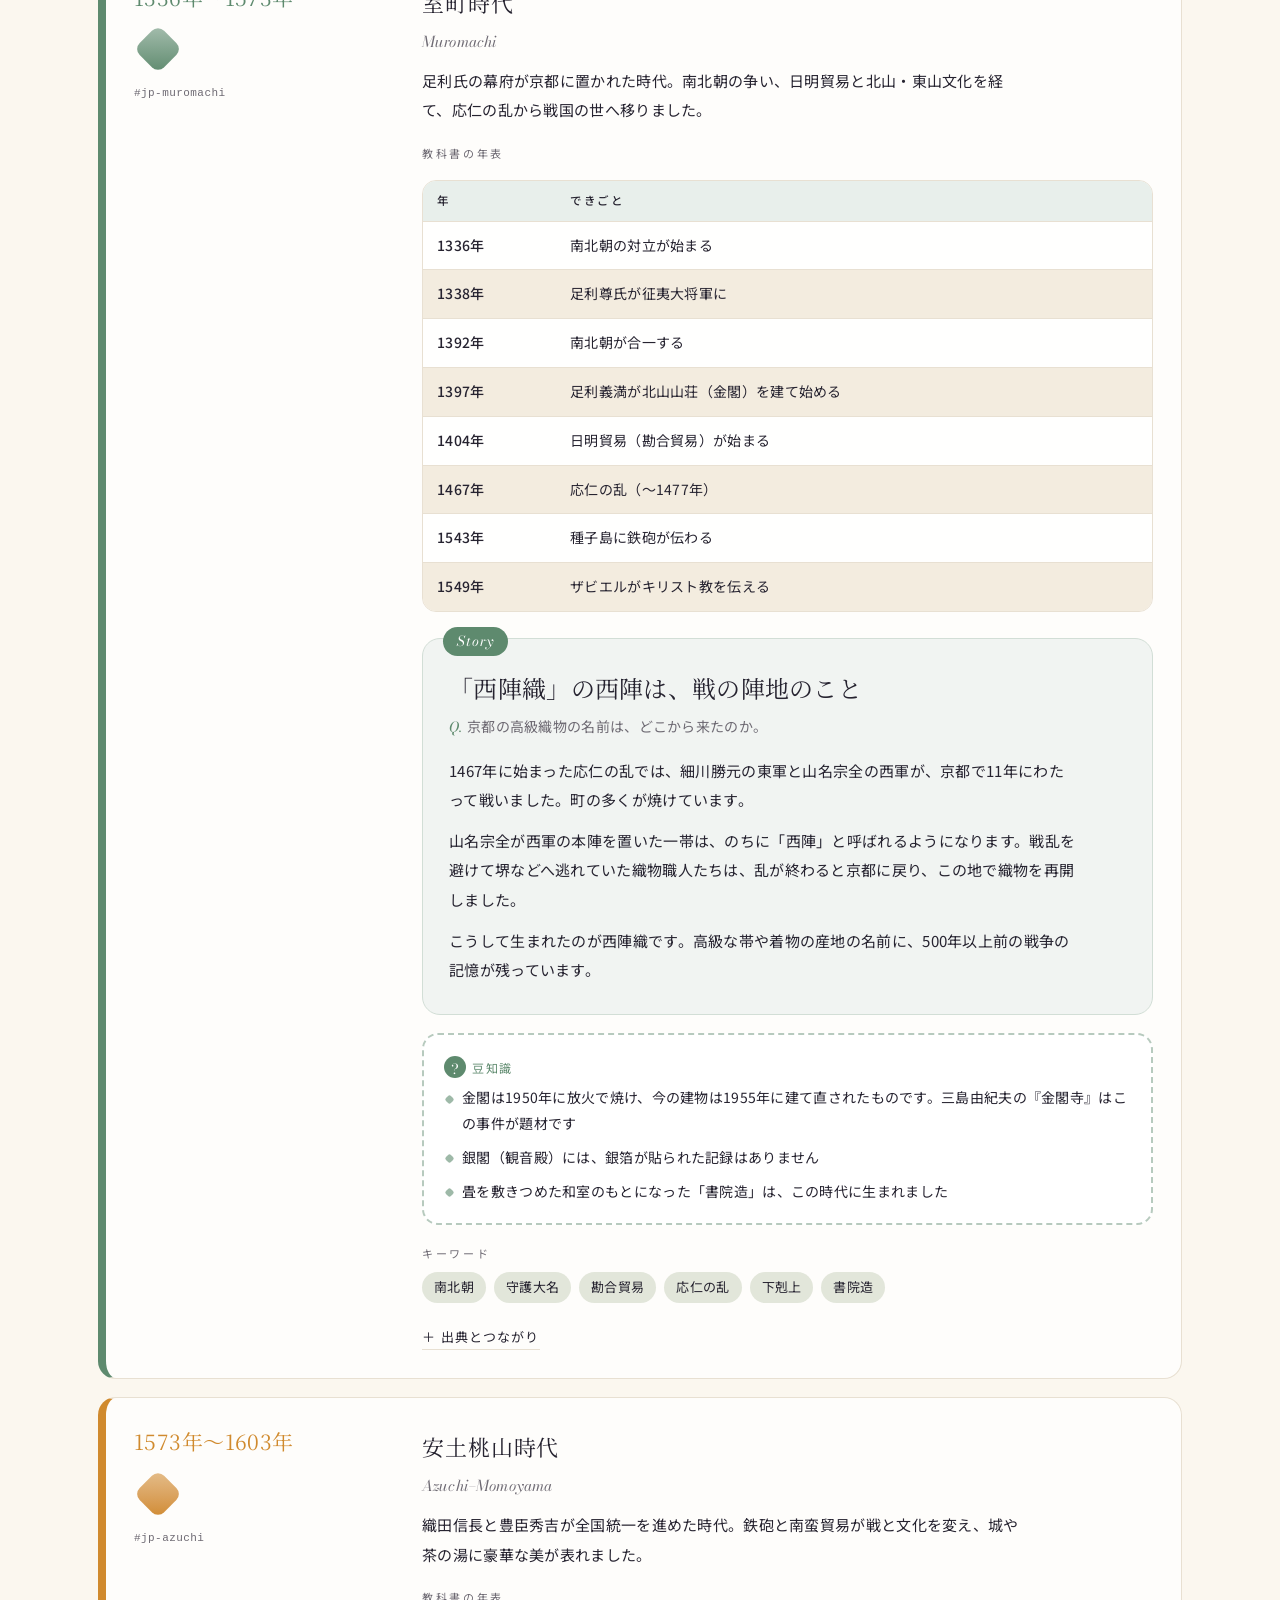
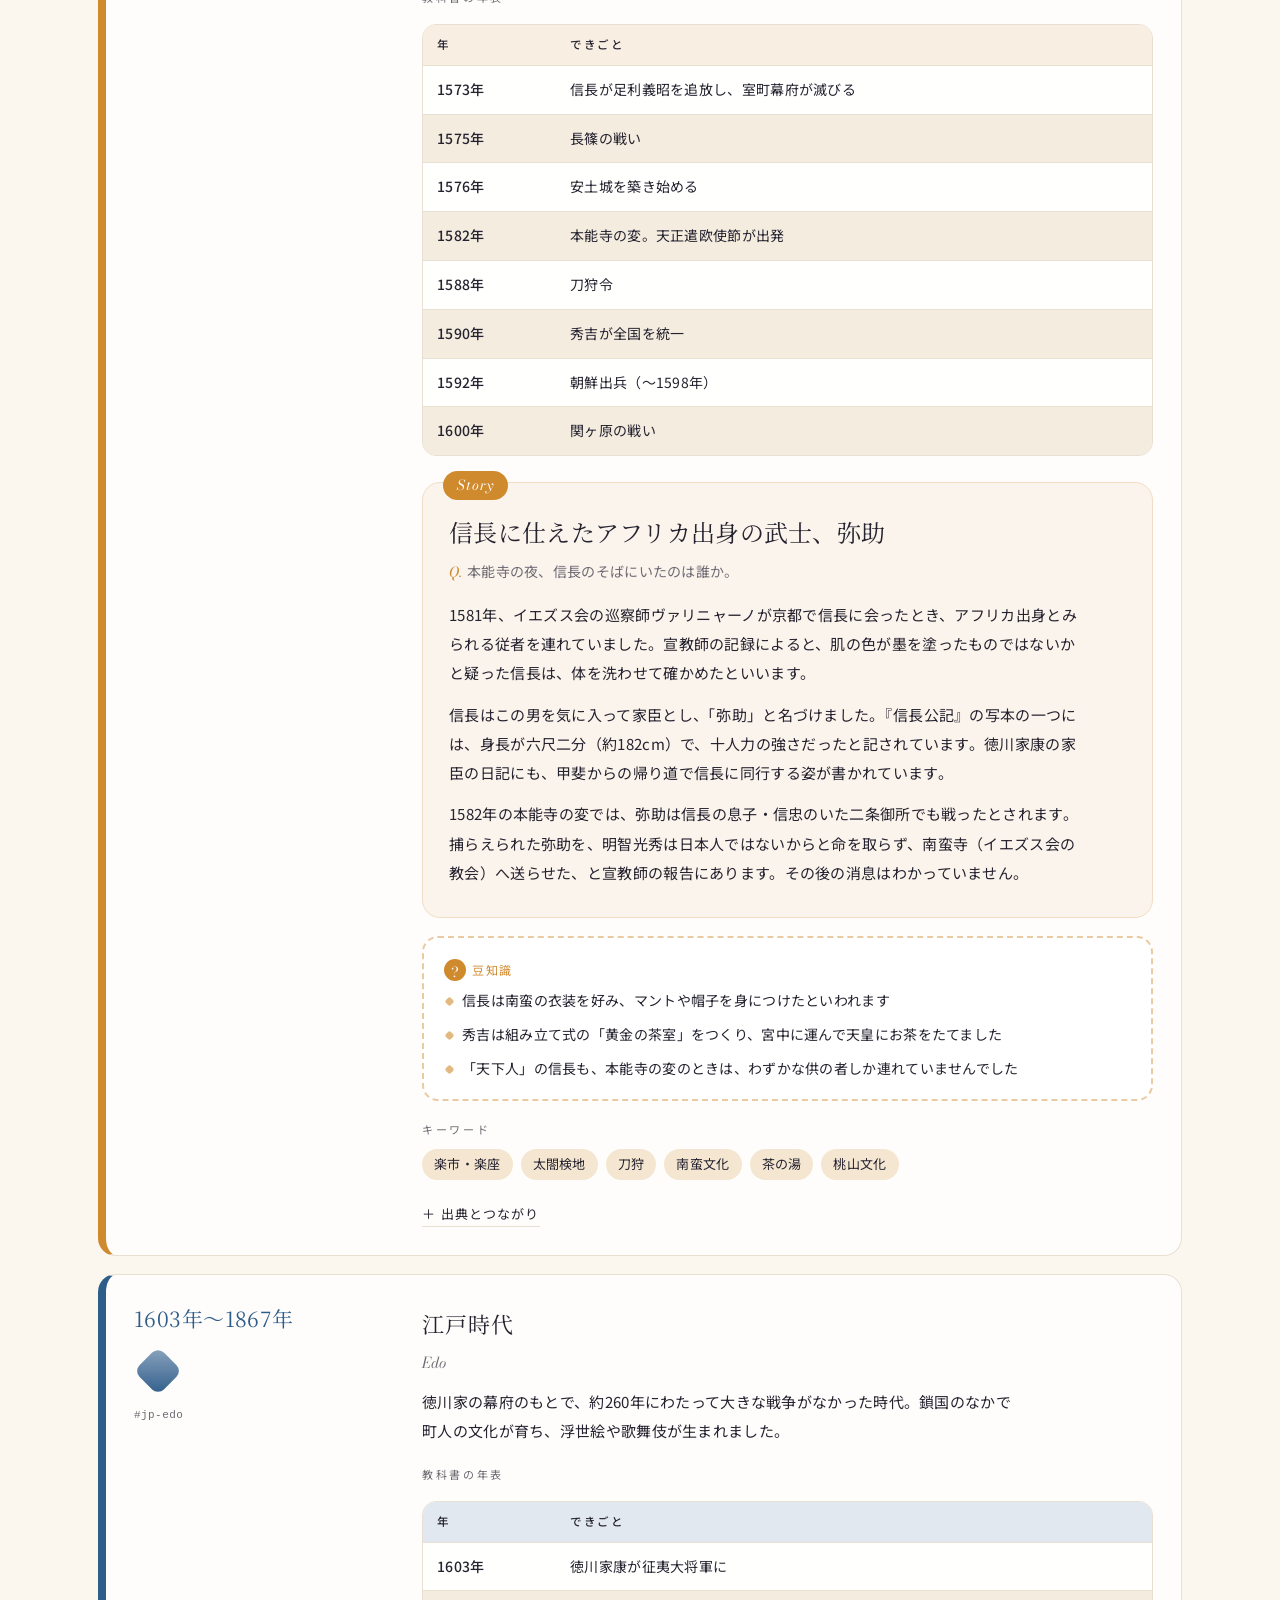
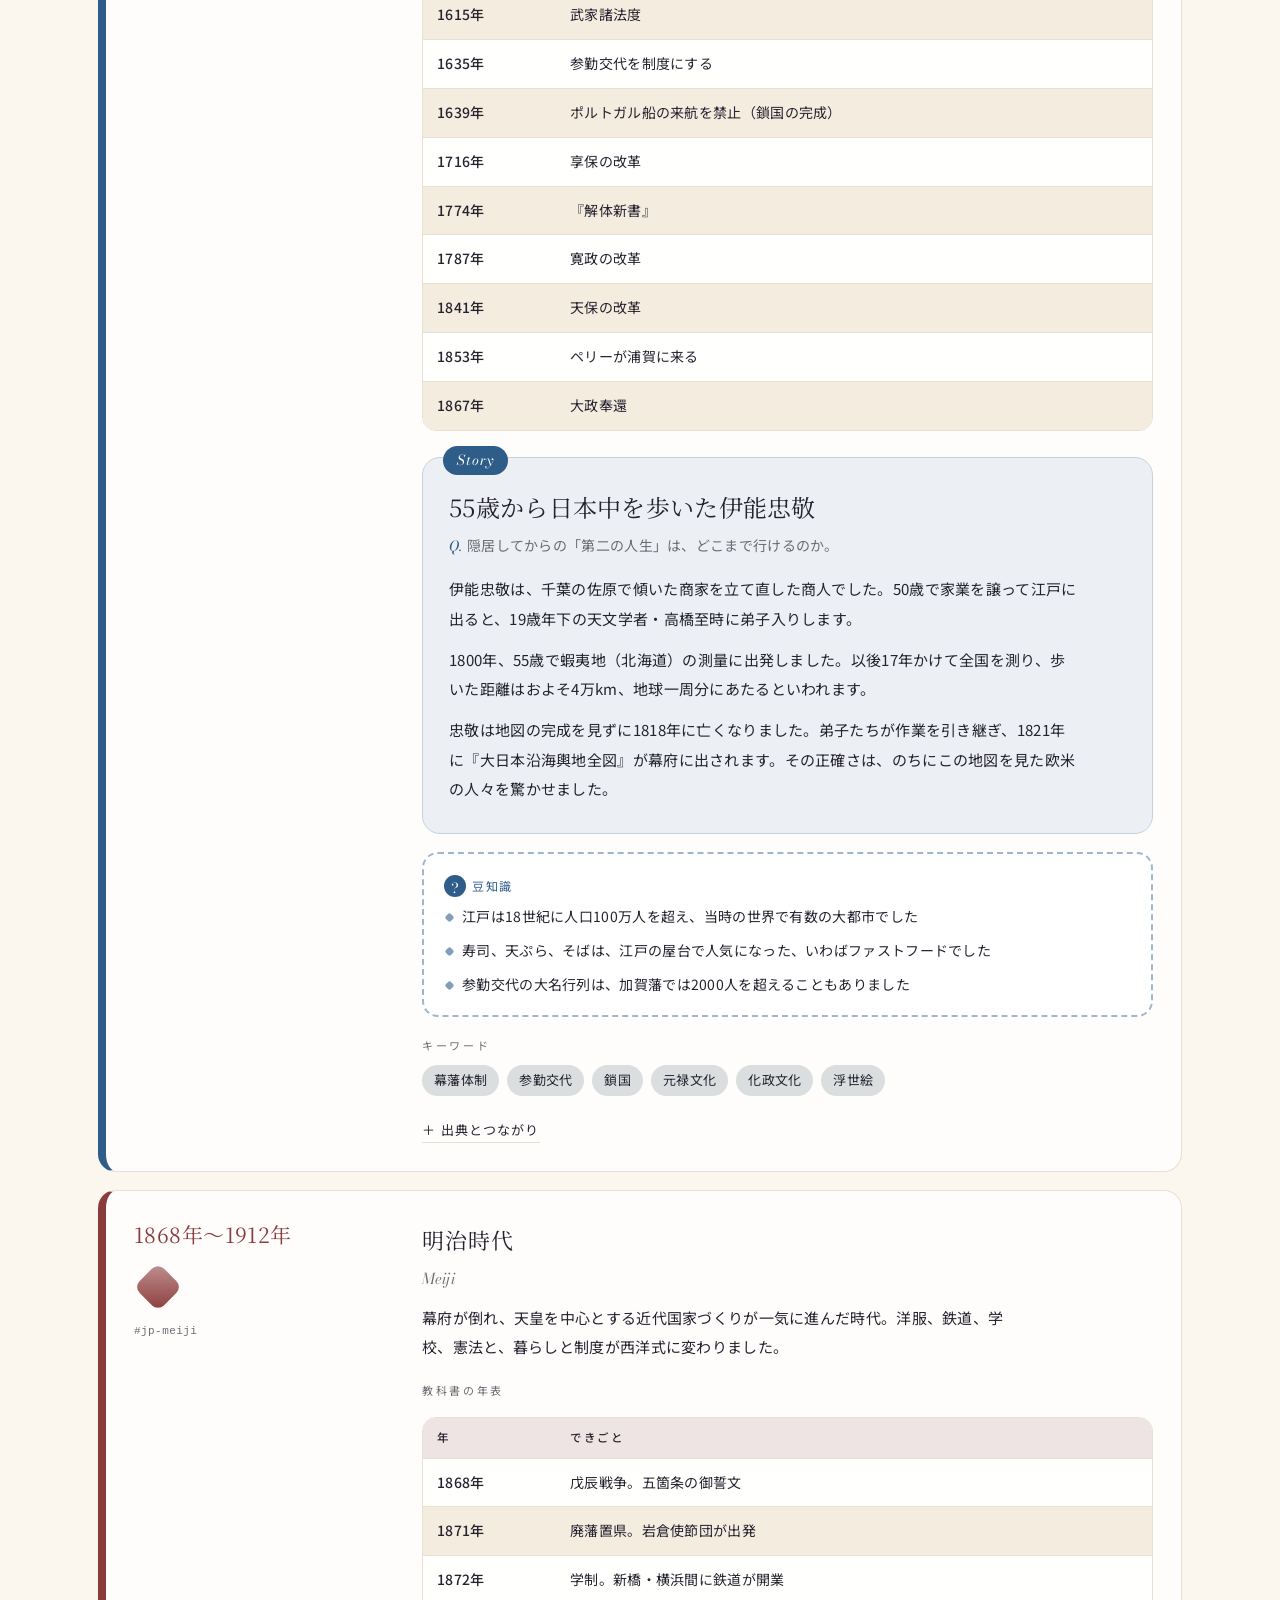
<file: history.html>
<!doctype html>
<html lang="ja">
<head>
<meta charset="utf-8">
<meta name="viewport" content="width=device-width, initial-scale=1">
<title>歴史の系譜</title>
<meta name="description" content="日本史と世界史を、教科書の年表と各時代のストーリーでたどる学習用ページ">
<link rel="preconnect" href="https://fonts.googleapis.com">
<link rel="preconnect" href="https://fonts.gstatic.com" crossorigin>
<link rel="stylesheet" href="https://fonts.googleapis.com/css2?family=Bodoni+Moda:ital,opsz,wght@0,6..96,400;0,6..96,500;1,6..96,400&family=Noto+Serif+JP:wght@300;400;500&family=Noto+Sans+JP:wght@400;500&display=swap">
<link rel="stylesheet" href="site.css">
</head>
<body class="chronicle p-history">

<nav class="genre wrap" aria-label="分野">
  <a href="index.html">ファッション</a>
  <a href="painting.html">絵画</a>
  <a href="philosophy.html">哲学</a>
  <a href="history.html" aria-current="page">歴史</a>
  <a href="geino.html">芸能</a>
  <a href="bungaku.html">文学</a>
  <a href="koten.html">古典</a>
  <a href="https://raiankun.github.io/medical-history/">医療</a>
</nav>

<header class="hero wrap">
  <div class="eyebrow">History · Japan &amp; the World</div>
  <h1>歴史の系譜</h1>
  <p>日本史と世界史を、それぞれ14の時代に分けました。教科書の年表で流れを押さえ、各時代のストーリーで人と出来事に近づきます。</p>
</header>

<nav class="tabs" aria-label="セクション">
  <div class="wrap" role="tablist">
    <button role="tab" data-tab="japan" aria-selected="true">日本史</button>
    <button role="tab" data-tab="world" aria-selected="false">世界史</button>
    <button role="tab" data-tab="sangoku" aria-selected="false">三国志</button>
    <button role="tab" data-tab="same" aria-selected="false">同じころの日本と世界</button>
    <button role="tab" data-tab="stories" aria-selected="false">ストーリー一覧</button>
  </div>
</nav>

<main class="wrap">
  <section id="japan" data-panel>
    <span class="kicker">Japanese History</span>
    <h2>日本史</h2>
    <p class="lead">時代を選ぶと、その時代へ移動します。</p>
    <div class="era-jump" id="jpJump"></div>
    <figure class="fig-card">
      <figcaption><b>図1　日本の人口の移り変わり</b><span>背景の色は時代。点にマウスを重ねる（スマホはタップ）と数字が出ます。</span></figcaption>
      <div class="chart-wrap"><svg id="jpPop" class="chart" role="img" aria-label="西暦200年ごろから現在までの日本の推計人口の折れ線グラフ"></svg></div>
      <p class="caption">出典：江戸時代までは鬼頭宏『人口から読む日本の歴史』などの推計、明治以降は国勢調査と総務省統計局の人口推計。縄文時代の人口は、ピークの約4300年前でも約26万人と推計されています（小山修三による）。</p>
    </figure>
    <div class="eras" id="jpEras"></div>
  </section>

  <section id="world" data-panel hidden>
    <span class="kicker">World History</span>
    <h2>世界史</h2>
    <p class="lead">時代を選ぶと、その時代へ移動します。</p>
    <div class="era-jump" id="wJump"></div>
    <figure class="fig-card">
      <figcaption><b>図1　世界の人口の移り変わり</b><span>10億人に届くまで数十万年かかった人口は、その後約200年で8倍になりました。</span></figcaption>
      <div class="chart-wrap"><svg id="wPop" class="chart" role="img" aria-label="西暦1年から現在までの世界の推計人口の折れ線グラフ"></svg></div>
      <p class="caption">出典：国連「World Population Prospects」と、HYDE などの歴史人口の推計。古い時代の数字は幅のある推計です。</p>
    </figure>
    <div class="eras" id="wEras"></div>
  </section>

  <section id="sangoku" data-panel hidden>
    <span class="kicker">Three Kingdoms</span>
    <h2>三国志</h2>
    <p class="lead">後漢の末から晋の統一まで、魏・蜀・呉の三国が争った約100年（184〜280年）。歴史書の「正史」と小説の「演義」の違いに注意しながら、人物と名場面をたどります。</p>
    <div class="era-jump">
      <a class="mpill" href="#sg-books" style="--mc:#6E6A73">正史と演義</a>
      <a class="mpill" href="#sg-map" style="--mc:#2F5D8A">地図と戦い</a>
      <a class="mpill" href="#sg-chrono" style="--mc:#2E8A5E">年表</a>
      <a class="mpill" href="#sg-scenes" style="--mc:#B0352B">名場面</a>
      <a class="mpill" href="#sg-people" style="--mc:#C9A227">人物伝</a>
      <a class="mpill" href="#sg-words" style="--mc:#7A4A8A">生まれた言葉</a>
      <a class="mpill" href="#sg-japan" style="--mc:#8C6A4F">日本と三国志</a>
    </div>

    <h3 class="sub" id="sg-books" style="margin-top:8px">正史と演義の違い</h3>
    <p class="caption" style="margin:-8px 0 16px">「三国志」と言うとき、歴史書と小説のどちらを指すかで、人物の姿が大きく変わります。このページでは、二つを分けて書いています。</p>
    <div class="tbl-wrap"><table class="tbl" id="sgBooks"></table></div>

    <h3 class="sub" id="sg-map">地図と主な戦い</h3>
    <figure class="fig-card">
      <figcaption><b>図1　三国の勢力と主な戦いの場所（230年ごろ）</b><span>おおよその位置を示した模式図です。赤い印が戦いの場所で、マウスを重ねる（スマホはタップ）と内容が出ます。</span></figcaption>
      <div class="chart-wrap" id="sgMap"></div>
    </figure>
    <div class="tbl-wrap"><table class="tbl" id="sgBattles"></table></div>

    <h3 class="sub" id="sg-chrono">年表</h3>
    <figure class="fig-card">
      <figcaption><b>図2　三国はいつからいつまで続いたか</b><span>帯は王朝・国の期間。点は出来事で、色は関係する勢力です。</span></figcaption>
      <div class="chart-wrap"><svg id="sgLanes" class="chart" role="img" aria-label="後漢・魏・蜀・呉・晋の期間と主な出来事を並べた図"></svg></div>
    </figure>
    <div class="tbl-wrap"><table class="tbl events" id="sgEvents"></table></div>

    <h3 class="sub" id="sg-scenes">名場面</h3>
    <p class="caption" style="margin:-8px 0 16px">それぞれの場面が、正史にある話か、演義の創作かを示しています。</p>
    <div id="sgScenes"></div>

    <h3 class="sub" id="sg-people">人物伝</h3>
    <p class="caption" style="margin:-8px 0 16px">18人を勢力ごとに並べました。名前を押すと、その人物へ移動します。</p>
    <div id="sgPeopleJump"></div>
    <figure class="fig-card" style="margin-top:20px">
      <figcaption><b>図3　主な人物が生きた時代</b><span>生まれた年がわかる人物だけを並べています。色は勢力です。</span></figcaption>
      <div class="chart-wrap"><svg id="sgLife" class="chart" role="img" aria-label="三国志の主な人物の生没年を横棒で並べた図"></svg></div>
    </figure>
    <div id="sgPeople"></div>

    <h3 class="sub" id="sg-words">三国志から生まれた言葉</h3>
    <div class="tbl-wrap"><table class="tbl" id="sgWords"></table></div>

    <h3 class="sub" id="sg-japan">日本と三国志</h3>
    <div class="tbl-wrap"><table class="tbl events" id="sgJapan"></table></div>
    <div class="trivia" style="--mc:#B0352B"><span class="tv-label">豆知識</span><ul>
      <li>日本の歴史で最初に名前が残る人物の一人・卑弥呼は、三国志の時代の人です。魏の皇帝から「親魏倭王」の称号を受けました</li>
      <li>「魏志倭人伝」は、正式には正史『三国志』の「魏書」東夷伝の倭人の条のことです</li>
      <li>魏・蜀・呉は後世の呼び名で、蜀は自らを「漢」と名のっていました。そのため「蜀漢」とも呼ばれます</li>
      <li>三国時代の戦乱で、中国の人口は大きく減ったと考えられています。後漢の記録では5000万人を超えていた戸籍上の人口が、三国時代の末には三国合わせて約800万人にまで落ちています（戸籍から漏れた人も多いとみられます）</li>
    </ul></div>
  </section>

  <section id="same" data-panel hidden>
    <span class="kicker">Meanwhile</span>
    <h2>同じころの日本と世界</h2>
    <p class="lead">同じ年、または数年以内に起きた出来事を並べました。時代の名前を押すと、その時代の年表へ移動します。</p>
    <figure class="fig-card">
      <figcaption><b>図　日本と世界の時代の並び</b><span>上が日本、下が世界。同じ縦の位置が同じ年です。前500年より前に始まる時代は、左端から描いています。</span></figcaption>
      <div class="chart-wrap"><svg id="eraBands" class="chart" role="img" aria-label="日本史と世界史の時代区分を同じ年の軸に並べた図"></svg></div>
    </figure>
    <div class="tbl-wrap" style="margin-top:28px"><table class="tbl" id="sameTable"></table></div>
  </section>

  <section id="stories" data-panel hidden>
    <span class="kicker">Stories</span>
    <h2>ストーリー一覧</h2>
    <p class="lead">各時代のストーリーだけを集めました。気になる問いから読めます。</p>
    <h3 class="sub">日本史</h3>
    <div class="story-grid" id="jpStories"></div>
    <h3 class="sub">世界史</h3>
    <div class="story-grid" id="wStories"></div>
  </section>

  <p class="notice">年代は高校の教科書で一般的な区分と年をもとにした目安で、古い時代ほど諸説があります。ストーリーは史料や研究で広く知られた逸話を選び、伝承や異説がある部分はそう書いています。出典は、各時代の「出典とつながり」に載せました。</p>
</main>

<script src="data/history.js"></script>
<script src="data/sangoku.js"></script>
<script src="data/chronicle-ui.js"></script>
<script>
const ALL = [...JP_ERAS, ...WORLD_ERAS];
const eraById = id => ALL.find(e => e.id === id);

$("#jpEras").innerHTML = JP_ERAS.map(e => eraCard(e)).join("");
$("#wEras").innerHTML = WORLD_ERAS.map(e => eraCard(e)).join("");
$("#jpJump").innerHTML = jump(JP_ERAS);
$("#wJump").innerHTML = jump(WORLD_ERAS);

const pill = id => { const e = id && eraById(id); return e ? `<a class="mpill" href="#${e.id}" style="--mc:${e.c}">${e.t}</a>` : ""; };
$("#sameTable").innerHTML = table(["年","日本","世界","ひとこと"], SAME_TIME.map(r => [
  `<b>${r[0]}</b>`, `${r[1]}<br>${pill(r[4])}`, `${r[2]}<br>${pill(r[5])}`, r[3]]));

$("#jpStories").innerHTML = JP_ERAS.map(storyCard).join("");
$("#wStories").innerHTML = WORLD_ERAS.map(storyCard).join("");

/* 図：人口の折れ線。pts は [年, 万人]、bands は背景の時代 [始, 終, 色, 名前] */
function popChart(el, pts, unit, bands, notes){
  const W = 900, H = 300, L = 72, R = 24, T = 20, B = 40, x0 = pts[0][0], x1 = 2026;
  const ymax = Math.max(...pts.map(p => p[1])) * 1.12;
  const x = v => L + (v - x0) / (x1 - x0) * (W - L - R), y = v => T + (1 - v / ymax) * (H - T - B);
  let g = "";
  (bands || []).forEach((b, i) => { const a = Math.max(x0, b[0]); if (b[1] <= x0) return;
    g += `<rect x="${x(a)}" y="${T}" width="${x(b[1]) - x(a)}" height="${H-T-B}" fill="${b[2]}" opacity="${i % 2 ? .10 : .17}"/>`;
    if (x(b[1]) - x(a) > 34) g += `<text x="${(x(a)+x(b[1]))/2}" y="${H-B+30}" text-anchor="middle" class="ax">${b[3]}</text>`; });
  const raw = ymax / 5, mag = Math.pow(10, Math.floor(Math.log10(raw))), step = [1,2,5,10].map(k => k * mag).find(v => v >= raw);
  for (let v = 0; v < ymax; v += step) g += `<line x1="${L}" y1="${y(v)}" x2="${W-R}" y2="${y(v)}" stroke="var(--hair)"/><text x="${L-8}" y="${y(v)+4}" text-anchor="end" class="ax">${v ? unit(v) : 0}</text>`;
  for (let t = Math.ceil(x0 / 200) * 200; t <= x1; t += 200) g += `<text x="${x(t)}" y="${H-B+14}" text-anchor="middle" class="ax">${t}</text>`;
  g += `<polyline points="${pts.map(p => `${x(p[0])},${y(p[1])}`).join(" ")}" fill="none" stroke="var(--ink)" stroke-width="2.5" stroke-linejoin="round"/>`;
  pts.forEach(p => g += `<circle class="hit" cx="${x(p[0])}" cy="${y(p[1])}" r="6" fill="var(--ox)" stroke="#fff" stroke-width="2" data-tip="<b>${p[0]}年</b><br>約${unit(p[1], true)}"/>`);
  (notes || []).forEach(n => g += `<text x="${x(n[0])}" y="${y(n[1]) - 14}" text-anchor="${n[3] || "middle"}" class="note">${n[2]}</text>`);
  el.setAttribute("viewBox", `0 0 ${W} ${H}`); el.innerHTML = g;
}
const SPAN = {"jp-yayoi":[-1000,250],"jp-kofun":[250,592],"jp-asuka":[592,710],"jp-nara":[710,794],"jp-heian":[794,1185],"jp-kamakura":[1185,1333],"jp-muromachi":[1336,1573],"jp-azuchi":[1573,1603],"jp-edo":[1603,1868],"jp-meiji":[1868,1912],"jp-taisho":[1912,1945],"jp-showa":[1945,1989],"jp-heisei":[1989,2026],"jp-jomon":[-14000,-1000],
  "w-orient":[-3500,-330],"w-greece":[-800,-146],"w-rome":[-753,476],"w-china":[-221,220],"w-islam":[610,1258],"w-medieval":[476,1450],"w-mongol":[1206,1368],"w-renaissance":[1350,1600],"w-reformation":[1517,1648],"w-revolution":[1640,1815],"w-industrial":[1760,1914],"w-wars":[1914,1945],"w-coldwar":[1945,1991],"w-global":[1991,2026]};
const SHORT = {"w-orient":"オリエント","w-renaissance":"ルネサンス","w-reformation":"宗教改革","w-industrial":"産業革命","w-mongol":"モンゴル","w-china":"秦・漢","w-islam":"イスラーム","w-medieval":"中世ヨーロッパ","w-greece":"ギリシャ","w-rome":"ローマ","w-revolution":"市民革命","jp-taisho":"大正・戦前"};
const man = (v, long) => v >= 10000 ? `${(v/10000).toFixed(long ? 2 : (v % 10000 ? 1 : 0))}億人` : `${Math.round(v)}万人`;
popChart($("#jpPop"), [[200,59.5],[725,451],[800,551],[900,644],[1150,684],[1600,1227],[1721,3128],[1846,3230],[1873,3330],[1920,5596],[1950,8320],[1967,10000],[2008,12808],[2024,12380]],
  man, JP_ERAS.filter(e => SPAN[e.id]).map(e => [SPAN[e.id][0], SPAN[e.id][1], e.c, e.t.replace("時代","").replace("〜昭和戦前","")]),
  [[1721,3128,"江戸の前半に約2.5倍"],[2008,12808,"2008年がピーク","end"]]);
const oku = v => `${v < 100000 ? (v/10000).toFixed(1).replace(/\.0$/, "") : Math.round(v/10000)}億人`;
popChart($("#wPop"), [[1,25000],[1000,30000],[1500,46000],[1800,100000],[1900,160000],[1927,200000],[1960,300000],[1974,400000],[1987,500000],[1999,600000],[2011,700000],[2022,800000]],
  oku, null, [[1780,100000,"1800年ごろ10億人","end"],[2022,800000,"2022年に80億人","end"]]);
(function(){
  const W = 900, L = 70, R = 16, x0 = -500, x1 = 2026, x = v => L + (Math.max(x0, v) - x0) / (x1 - x0) * (W - L - R);
  const rows = [], place = e => { const [a, b] = SPAN[e.id]; let r = rows.findIndex(end => end <= a); if (r < 0) { rows.push(b); r = rows.length - 1; } else rows[r] = b; return r; };
  let g = "", y = 28;
  for (let t = 0; t <= 2000; t += 250) g += `<line x1="${x(t)}" y1="18" x2="${x(t)}" y2="230" stroke="var(--hair)"/><text x="${x(t)}" y="12" text-anchor="middle" class="ax">${t}</text>`;
  const lane = (list, label, top) => {
    rows.length = 0; const placed = list.map(e => [e, place(e)]);
    g += `<text x="${L-10}" y="${top + 18}" text-anchor="end" class="rl">${label}</text>`;
    placed.forEach(([e, r]) => { const [a, b] = SPAN[e.id], yy = top + r * 26, w = x(b) - x(a);
      g += `<rect class="hit" x="${x(a)}" y="${yy}" width="${Math.max(3, w - 2)}" height="22" rx="5" fill="${e.c}" data-tip="<b>${e.t}</b><br>${e.y}"/>`;
      const name = SHORT[e.id] || e.t.replace("時代",""), fit = Math.floor((w - 10) / 12.5);
      if (fit >= 2) g += `<text x="${x(a) + 6}" y="${yy + 15}" class="bandl">${name.length > fit ? name.slice(0, fit) : name}</text>`; });
    return rows.length;
  };
  const n1 = lane(JP_ERAS.filter(e => e.id !== "jp-jomon"), "日本", 22);
  const top2 = 22 + n1 * 26 + 18;
  const n2 = lane(WORLD_ERAS, "世界", top2);
  const H = top2 + n2 * 26 + 10;
  const svg = $("#eraBands"); svg.setAttribute("viewBox", `0 0 ${W} ${H}`); svg.innerHTML = g.replace(/y2="230"/g, `y2="${H}"`);
})();

/* 三国志 */
(function(){
  const S = SG_SIDES, side = k => `<span class="mpill sg-side" style="--mc:${S[k].c}">${S[k].n}</span>`;
  $("#sgBooks").innerHTML = table(["項目","正史『三国志』","小説『三国志演義』"], SG_BOOKS.map(r => [`<b>${r[0]}</b>`, r[1], r[2]]));
  $("#sgBattles").innerHTML = table(["戦い","年","対戦","勝ったのは","内容"], SG_BATTLES.map(b => [`<b>${b[0]}</b>`, `${b[1]}年`, b[2], `<b>${b[3]}</b>`, b[4]]));
  $("#sgEvents").innerHTML = table(["年","できごと"], SG_EVENTS.map(e => [`<b>${e[0]}年</b>`, `${side(e[2])} ${e[1]}`]));
  $("#sgWords").innerHTML = table(["言葉","意味","由来"], SG_WORDS.map(w => [`<b>${w[0]}</b>`, w[1], w[2]]));
  $("#sgJapan").innerHTML = table(["年","できごと"], SG_JAPAN.map(r => [`<b>${r[0]}</b>`, r[1]]));
  $("#sgScenes").innerHTML = SG_SCENES.map(sc => `<div id="${sc.id}" style="--mc:${sc.kind === "演義" ? "#B0352B" : "#2F5D8A"}">${storyBox({t:`${sc.t}<span class="sg-kind">${sc.kind}</span><span class="sg-year">${sc.y}年</span>`, q:sc.q, p:sc.p})}</div>`).join("");

  /* 図1：地図（模式図） */
  const P = [["洛陽",420,228,"wei","魏の都"],["許昌",478,268,"wei","曹操が献帝を迎えた都"],["鄴",485,150,"wei","曹操の本拠地"],["長安",300,230,"wei",""],["成都",175,400,"shu","蜀の都"],["漢中",232,326,"shu",""],["白帝城",300,368,"shu","劉備が亡くなった城","end"],["建業",665,372,"wu","呉の都（今の南京）"],["江陵",400,392,"wu","荊州の中心"]];
  let g = `<rect x="0" y="0" width="900" height="520" fill="#F6F1E6"/>
    <path d="M40 120 C120 40 300 30 420 60 S 640 40 740 90 L 760 200 C 780 260 760 330 740 380 S 700 470 620 500 L 200 500 C 120 480 60 430 40 360 Z" fill="#FBF8F1" stroke="#CBBFA8" stroke-width="2"/>
    <path d="M40 120 C120 40 300 30 420 60 S 560 50 600 70 L 610 300 C 520 320 470 330 330 330 L 250 330 L 210 260 C 150 250 90 230 40 230 Z" fill="${S.wei.c}" opacity=".16"/>
    <path d="M40 230 C90 230 150 250 210 260 L 250 330 L 330 340 L 320 420 C 300 470 250 500 200 500 C 120 480 60 430 40 360 Z" fill="${S.shu.c}" opacity=".18"/>
    <path d="M330 340 L 610 300 L 620 70 C 680 70 720 80 740 90 L 760 200 C 780 260 760 330 740 380 S 700 470 620 500 L 200 500 C 250 500 300 470 320 420 Z" fill="${S.wu.c}" opacity=".14"/>
    <path d="M60 170 C140 90 260 80 320 150 S 420 210 520 190 S 650 140 750 160" fill="none" stroke="#C9A227" stroke-width="5" opacity=".7"/>
    <path d="M90 440 C180 390 260 395 330 380 S 450 420 520 400 S 640 360 760 350" fill="none" stroke="#3A8FA3" stroke-width="6" opacity=".6"/>
    <text x="150" y="104" class="stg s">黄河</text><text x="560" y="420" class="stg s">長江</text>
    <text x="300" y="150" class="sgbig" style="fill:${S.wei.c}">魏</text><text x="105" y="345" class="sgbig" style="fill:${S.shu.c}">蜀</text><text x="560" y="465" class="sgbig" style="fill:${S.wu.c}">呉</text>`;
  P.forEach(p => g += `<circle class="hit" cx="${p[1]}" cy="${p[2]}" r="${p[4].includes("都") ? 8 : 5}" fill="${S[p[3]].c}" stroke="#fff" stroke-width="2" data-tip="<b>${p[0]}</b>${p[4] ? "<br>" + p[4] : ""}"/><text x="${p[5] ? p[1] - 11 : p[1] + 11}" y="${p[2] + 5}" text-anchor="${p[5] || "start"}" class="stg">${p[0]}</text>`);
  SG_BATTLES.forEach(b => g += `<g class="hit" data-tip="<b>${b[0]}（${b[1]}年）</b><br>${b[2]}<br>${b[4]}"><path d="M${b[5]-8} ${b[6]-8} L${b[5]+8} ${b[6]+8} M${b[5]+8} ${b[6]-8} L${b[5]-8} ${b[6]+8}" stroke="#C0392B" stroke-width="3.5" stroke-linecap="round"/><circle cx="${b[5]}" cy="${b[6]}" r="13" fill="transparent"/></g><text x="${b[5]}" y="${b[6] - 14}" text-anchor="middle" class="stg s" style="fill:#C0392B">${b[0].replace("の戦い","").replace("の対陣","")}</text>`);
  g += `<path d="M845 250 q-10 -30 10 -60 q15 25 -10 60z M860 175 q5 -40 25 -55 q5 30 -25 55z" fill="#E0D6C4" stroke="#B9AC94"/><text x="830" y="290" text-anchor="middle" class="stg s">倭（日本）</text>
    <path d="M820 240 C 720 260 600 250 492 236" fill="none" stroke="#8C6A4F" stroke-width="1.6" stroke-dasharray="6 5" marker-end="url(#sgar)"/>
    <defs><marker id="sgar" viewBox="0 0 10 10" refX="9" refY="5" markerWidth="7" markerHeight="7" orient="auto"><path d="M0 0L10 5L0 10z" fill="#8C6A4F"/></marker></defs>
    <text x="700" y="232" text-anchor="middle" class="stg s">239年 卑弥呼の使い</text>
    <text x="700" y="60" class="stg s">遼東（公孫氏、238年に魏が滅ぼす）</text>`;
  $("#sgMap").innerHTML = `<svg viewBox="0 0 900 520" class="chart" role="img" aria-label="魏・蜀・呉の勢力範囲と主な戦いの場所を示した模式図">${g}</svg>`;

  /* 図2：王朝の期間 */
  (function(){
    const lanes = [["後漢",25,220,"#6E6A73","other"],["魏",220,265,S.wei.c,"wei"],["蜀",221,263,S.shu.c,"shu"],["呉",222,280,S.wu.c,"wu"],["晋",265,316,"#7A4A8A","jin"]];
    const W = 900, L = 70, R = 20, x0 = 180, x1 = 290, row = 40, H = lanes.length * row + 50, x = v => L + (Math.max(x0, Math.min(x1, v)) - x0) / (x1 - x0) * (W - L - R);
    let g = "";
    for (let t = 180; t <= 290; t += 10) g += `<line x1="${x(t)}" y1="10" x2="${x(t)}" y2="${H-26}" stroke="var(--hair)"/><text x="${x(t)}" y="${H-8}" text-anchor="middle" class="ax">${t}</text>`;
    lanes.forEach((l, i) => { const y = 20 + i * row;
      if (["wei","shu","wu"].includes(l[4])) g += `<rect class="hit" x="${x(184)}" y="${y+7}" width="${x(l[1]) - x(184)}" height="10" rx="5" fill="${l[3]}" opacity=".18" data-tip="<b>${l[0]}の建国まで</b><br>${l[4] === "wei" ? "曹操" : l[4] === "shu" ? "劉備" : "孫堅・孫策・孫権"}の勢力として活動"/>`;
      g += `<text x="${L-10}" y="${y+15}" text-anchor="end" class="rl">${l[0]}</text><rect class="hit" x="${x(l[1])}" y="${y+3}" width="${x(l[2]) - x(l[1])}" height="18" rx="5" fill="${l[3]}" opacity=".85" data-tip="<b>${l[0]}</b><br>${l[1]}〜${l[2]}年"/>`;
      SG_EVENTS.filter(e => (l[4] === e[2] && l[4] !== "other") || (l[0] === "後漢" && e[2] === "other")).forEach(e => g += `<circle class="hit" cx="${x(e[0])}" cy="${y+12}" r="6" fill="#fff" stroke="${l[3]}" stroke-width="2.5" data-tip="<b>${e[0]}年</b><br>${e[1]}"/>`); });
    const svg = $("#sgLanes"); svg.setAttribute("viewBox", `0 0 ${W} ${H}`); svg.innerHTML = g;
  })();

  /* 図3：人物の生没年 */
  (function(){
    const list = SG_PEOPLE.filter(p => p.b).sort((a, b) => a.b - b.b);
    const W = 900, L = 90, R = 20, row = 26, x0 = 150, x1 = 270, H = list.length * row + 40, x = v => L + (v - x0) / (x1 - x0) * (W - L - R);
    let g = "";
    [[220,"後漢の滅亡"],[280,"晋の統一"]].forEach(p => { if (p[0] <= x1) g += `<line x1="${x(p[0])}" y1="4" x2="${x(p[0])}" y2="${H-24}" stroke="#B0352B" stroke-dasharray="3 4"/><text x="${x(p[0])+4}" y="14" class="note">${p[1]}</text>`; });
    for (let t = 150; t <= 270; t += 10) g += `<text x="${x(t)}" y="${H-8}" text-anchor="middle" class="ax">${t}</text>`;
    list.forEach((p, i) => { const y = 20 + i * row;
      g += `<a href="#${p.id}"><text x="${L-10}" y="${y+13}" text-anchor="end" class="rl">${p.n}</text><rect class="hit" x="${x(p.b)}" y="${y+2}" width="${x(p.d) - x(p.b)}" height="15" rx="4" fill="${S[p.side].c}" data-tip="<b>${p.n}（${S[p.side].n}）</b><br>${p.b}–${p.d}年、${p.d - p.b}歳ごろ"/></a>`; });
    const svg = $("#sgLife"); svg.setAttribute("viewBox", `0 0 ${W} ${H}`); svg.innerHTML = g;
  })();

  const years = p => `${p.b || "？"}–${p.d || "？"}年`;
  $("#sgPeopleJump").innerHTML = Object.entries(S).filter(([k]) => SG_PEOPLE.some(p => p.side === k)).map(([k, v]) => { const ps = SG_PEOPLE.filter(p => p.side === k);
    return `<div class="sg-group"><span class="sg-gname" style="--mc:${v.c}">${v.n}</span><span class="sg-gsub">${v.sub}</span><div class="era-jump" style="margin:6px 0 0">${ps.map(p => `<a class="mpill" href="#${p.id}" style="--mc:${v.c}">${p.n}</a>`).join("")}</div></div>`; }).join("");
  $("#sgPeople").innerHTML = `<div class="sg-grid">${SG_PEOPLE.map(p => `
   <article class="sg-card" id="${p.id}" style="--mc:${S[p.side].c}">
    <div class="sg-head"><span class="sg-face">${p.n.slice(0,1)}</span><div><h4>${p.n}<small>${p.az.startsWith("（") ? p.az : "字は" + p.az}</small></h4><div class="sg-meta">${side(p.side)}<span>${years(p)}</span><span class="latin">${p.en}</span></div></div></div>
    <p class="sg-catch">${p.catch}</p>
    <div class="sg-cmp"><div><b>正史では</b><p>${p.seishi}</p></div><div class="engi"><b>演義では</b><p>${p.engi}</p></div></div>
    ${p.scenes.length ? `<div class="sg-scenes"><span>名場面</span>${p.scenes.map(t => `<i>${t}</i>`).join("")}</div>` : ""}
    ${p.q ? `<blockquote class="sg-q">「${p.q[0]}」<cite>${p.q[1]}</cite></blockquote>` : ""}
    ${triviaBox(p.tr)}
    <p class="sg-src">出典：${p.src.map(srcLink).join("、")}</p>
   </article>`).join("")}</div>`;
})();

initTabs("rekishi-tab", "japan", id => id.startsWith("jp-") ? "japan" : id.startsWith("w-") ? "world" : id.startsWith("sg") ? "sangoku" : null);
</script>
</body>
</html>
</file>
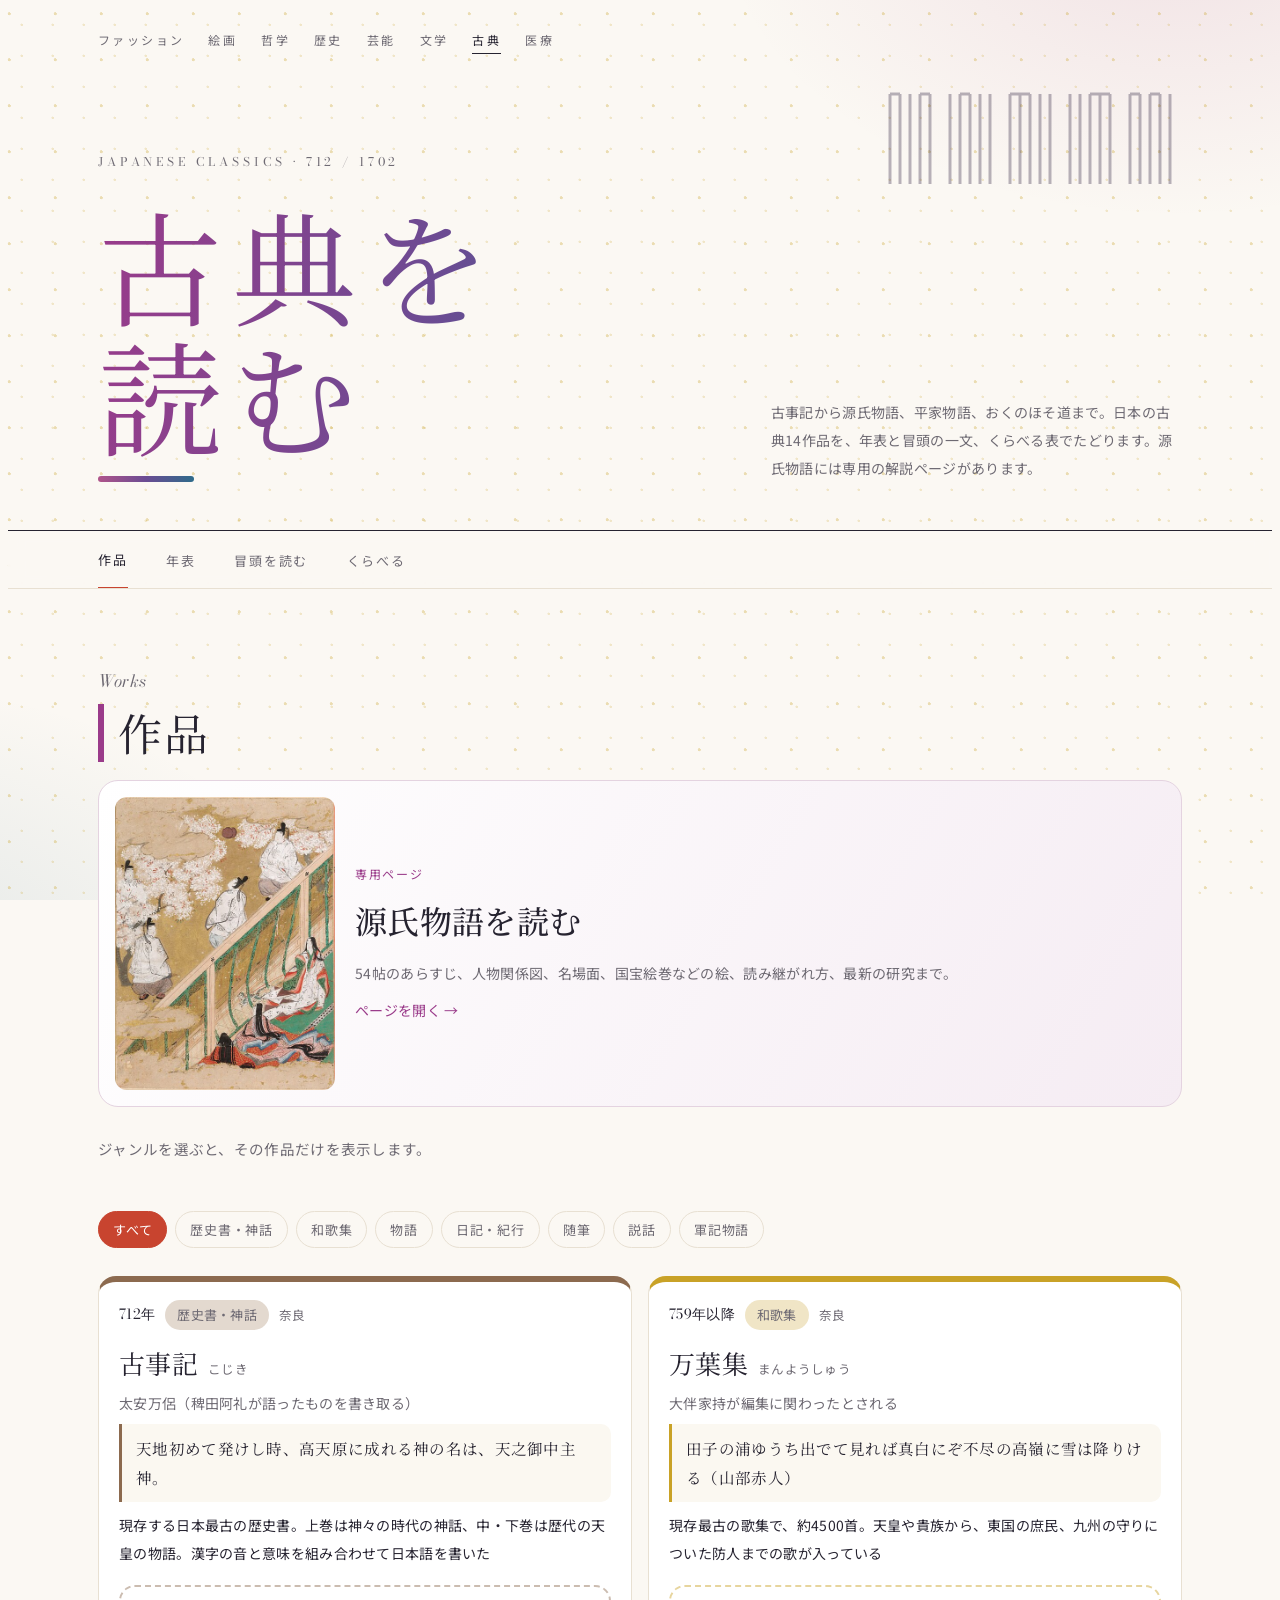
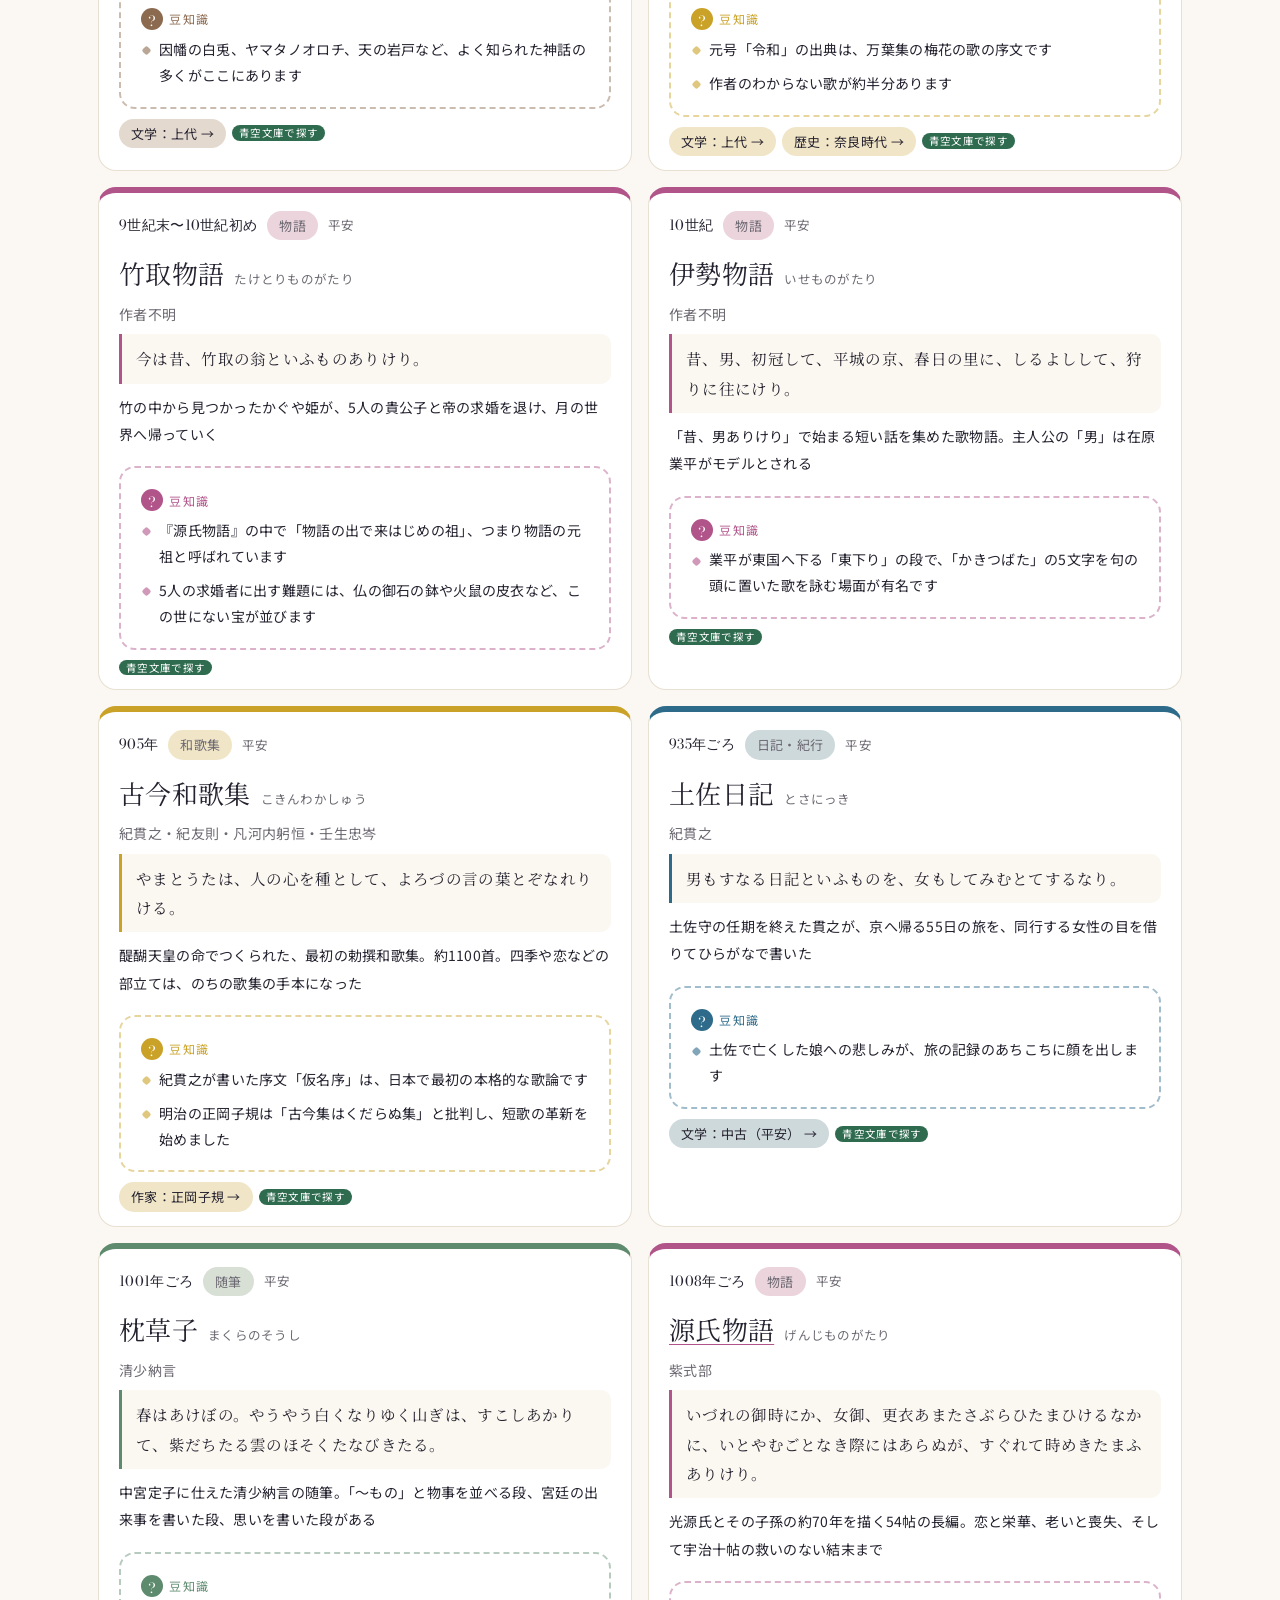
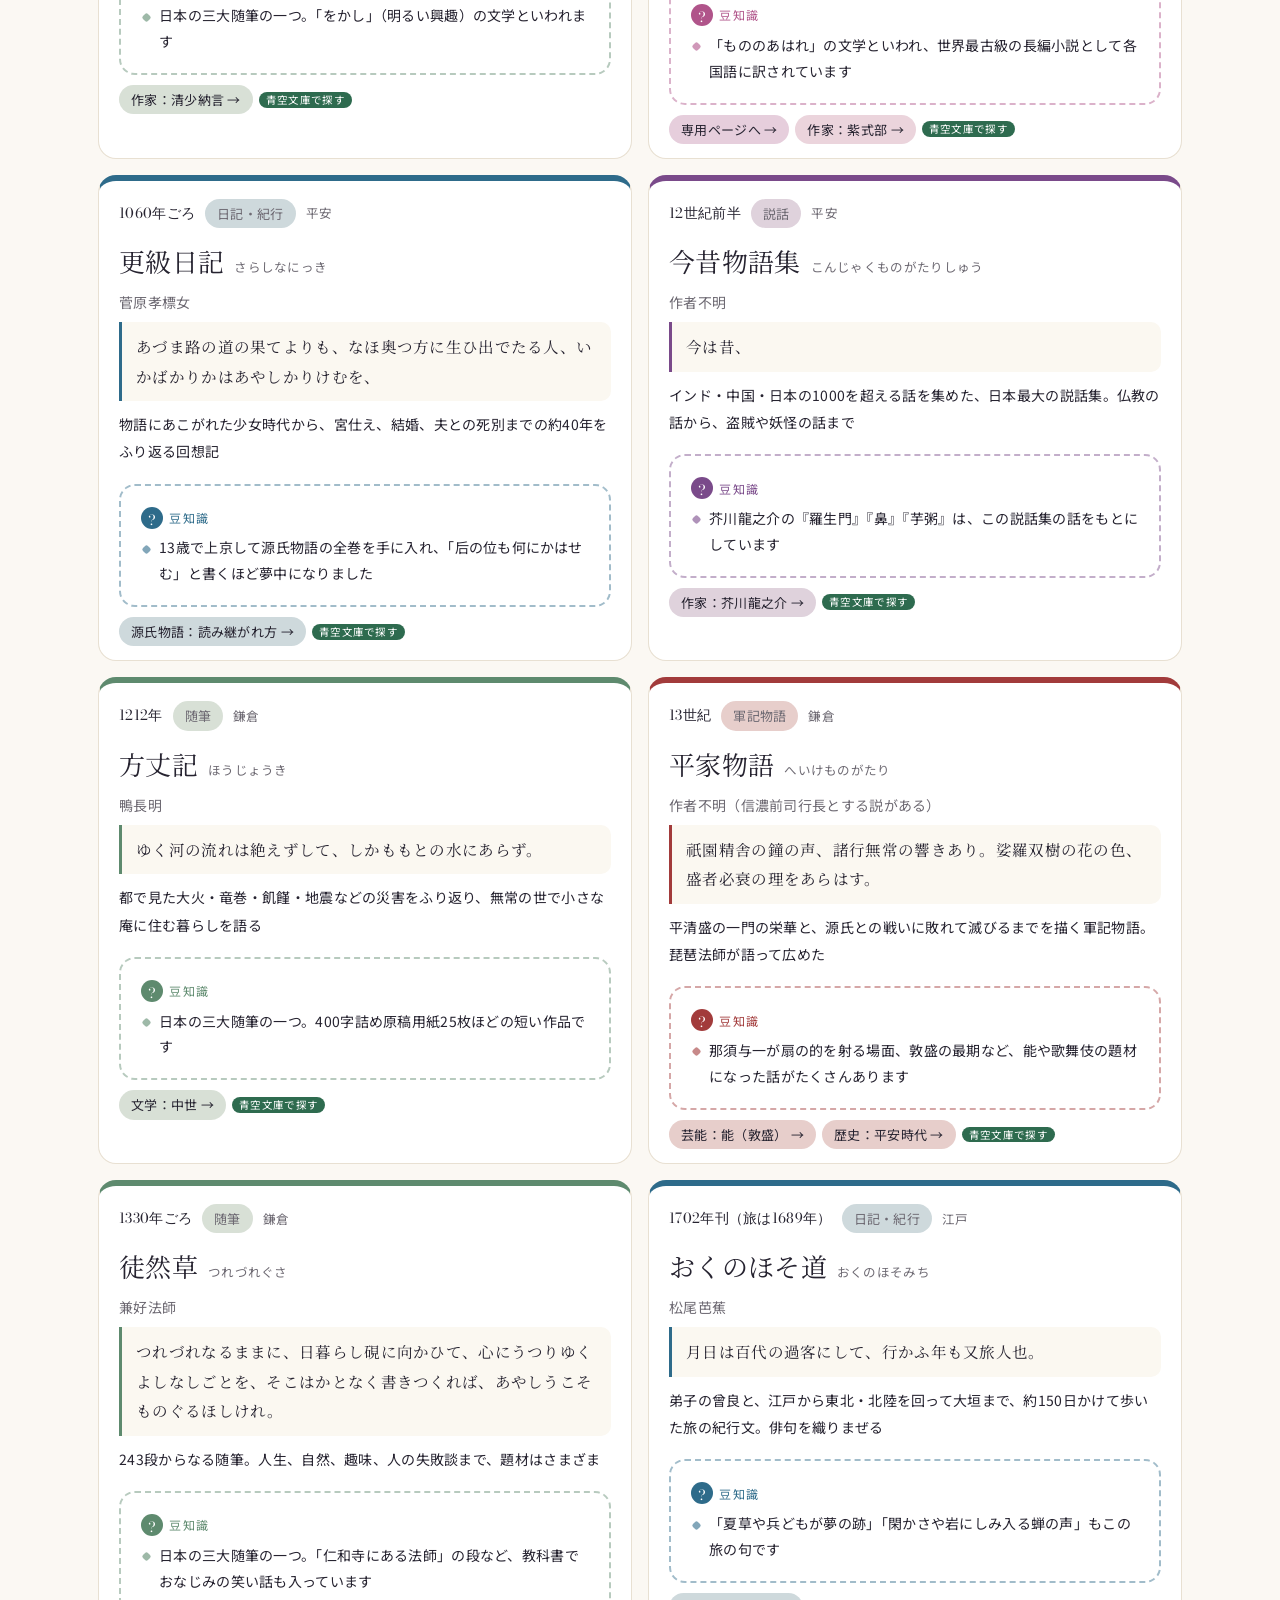
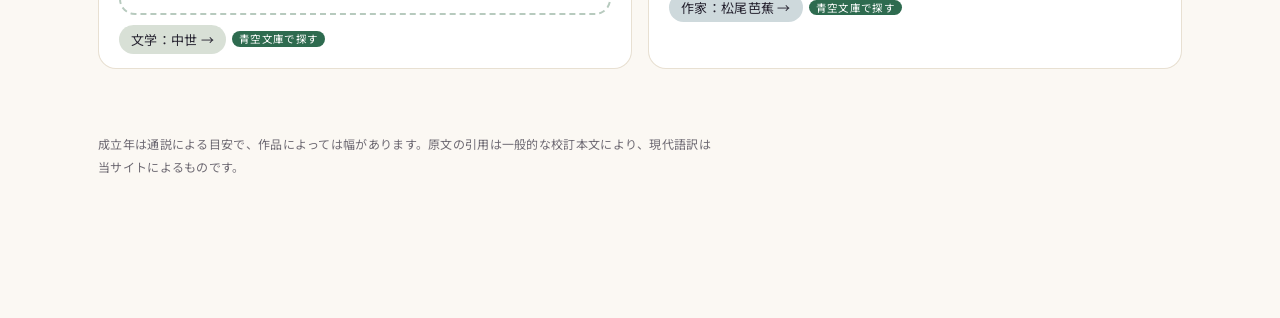
<file: koten.html>
<!doctype html>
<html lang="ja">
<head>
<meta charset="utf-8">
<meta name="viewport" content="width=device-width, initial-scale=1">
<title>古典を読む</title>
<meta name="description" content="古事記から源氏物語、平家物語、おくのほそ道まで、日本の古典を年表・冒頭の一文・比較表でたどる入口のページ">
<link rel="preconnect" href="https://fonts.googleapis.com">
<link rel="preconnect" href="https://fonts.gstatic.com" crossorigin>
<link rel="stylesheet" href="https://fonts.googleapis.com/css2?family=Bodoni+Moda:ital,opsz,wght@0,6..96,400;0,6..96,500;1,6..96,400&family=Noto+Serif+JP:wght@300;400;500&family=Noto+Sans+JP:wght@400;500&display=swap">
<link rel="stylesheet" href="site.css">
</head>
<body class="chronicle p-genji">

<nav class="genre wrap" aria-label="分野">
  <a href="index.html">ファッション</a>
  <a href="painting.html">絵画</a>
  <a href="philosophy.html">哲学</a>
  <a href="history.html">歴史</a>
  <a href="geino.html">芸能</a>
  <a href="bungaku.html">文学</a>
  <a href="koten.html" aria-current="page">古典</a>
  <a href="https://raiankun.github.io/medical-history/">医療</a>
</nav>

<header class="hero wrap">
  <div class="eyebrow">Japanese Classics · 712 / 1702</div>
  <h1>古典を読む</h1>
  <p>古事記から源氏物語、平家物語、おくのほそ道まで。日本の古典14作品を、年表と冒頭の一文、くらべる表でたどります。源氏物語には専用の解説ページがあります。</p>
  <svg class="genjiko-deco" viewBox="0 0 300 120" aria-hidden="true" id="decoKo"></svg>
</header>

<nav class="tabs" aria-label="セクション">
  <div class="wrap" role="tablist">
    <button role="tab" data-tab="works" aria-selected="true">作品</button>
    <button role="tab" data-tab="chrono" aria-selected="false">年表</button>
    <button role="tab" data-tab="openings" aria-selected="false">冒頭を読む</button>
    <button role="tab" data-tab="compare" aria-selected="false">くらべる</button>
  </div>
</nav>

<main class="wrap">
  <section id="works" data-panel>
    <span class="kicker">Works</span>
    <h2>作品</h2>
    <a class="kt-feature" href="genji.html">
      <img src="images/genji/m34-wakana.jpg" alt="土佐光信『源氏物語画帖』より「若菜上」" onerror="this.remove()">
      <span class="kt-f-body"><small>専用ページ</small><b>源氏物語を読む</b><span>54帖のあらすじ、人物関係図、名場面、国宝絵巻などの絵、読み継がれ方、最新の研究まで。</span><i>ページを開く →</i></span>
    </a>
    <p class="lead" style="margin-top:28px">ジャンルを選ぶと、その作品だけを表示します。</p>
    <div class="filter" id="genreFilter"></div>
    <div class="kt-grid" id="ktGrid"></div>
  </section>

  <section id="chrono" data-panel hidden>
    <span class="kicker">Timeline</span>
    <h2>年表</h2>
    <figure class="fig-card">
      <figcaption><b>図1　古典が生まれた時代</b><span>点はおよその成立年で、色はジャンル。点にマウスを重ねる（スマホはタップ）と作品名が出ます。</span></figcaption>
      <div class="chart-wrap"><svg id="ktChart" class="chart" role="img" aria-label="日本の古典14作品の成立年をジャンル別に並べた図"></svg></div>
    </figure>
    <div class="tbl-wrap"><table class="tbl events" id="ktTable"></table></div>
  </section>

  <section id="openings" data-panel hidden>
    <span class="kicker">Opening Lines</span>
    <h2>冒頭を読む</h2>
    <p class="lead">古典は、書き出しを知っているだけで、ぐっと身近になります。原文と、当サイトによる現代語訳を並べました。</p>
    <div id="ktOpenings"></div>
  </section>

  <section id="compare" data-panel hidden>
    <span class="kicker">Compare</span>
    <h2>くらべる</h2>
    <h3 class="sub" style="margin-top:0">三大随筆</h3>
    <div class="tbl-wrap"><table class="tbl" id="ktZui"></table></div>
    <h3 class="sub">三大和歌集</h3>
    <div class="tbl-wrap"><table class="tbl" id="ktWaka"></table></div>
  </section>

  <p class="notice">成立年は通説による目安で、作品によっては幅があります。原文の引用は一般的な校訂本文により、現代語訳は当サイトによるものです。</p>
</main>

<script src="data/koten.js"></script>
<script src="data/chronicle-ui.js"></script>
<script>
const G = KT_GENRES, gp = k => `<span class="mpill" style="--mc:${G[k][1]}">${G[k][0]}</span>`;
const card = k => `
 <article class="kt-card" id="${k.id}" style="--mc:${G[k.g][1]}">
  <div class="kt-head"><span class="kt-year">${k.ys}</span>${gp(k.g)}<span class="kt-era">${k.era}</span></div>
  <h3>${k.page ? `<a href="${k.page}">${k.t}</a>` : k.t}<small>${k.yomi}</small></h3>
  <p class="kt-author">${k.a}</p>
  <blockquote class="kt-op">${k.op}</blockquote>
  <p>${k.sum}</p>
  ${triviaBox(k.tr)}
  <div class="kt-links">${k.page ? `<a class="mpill" href="${k.page}" style="--mc:#9A3B8A">専用ページへ →</a>` : ""}${k.x.map(x => `<a class="mpill" href="${x[0]}" style="--mc:${G[k.g][1]}">${x[1]} →</a>`).join("")}<a class="aoz-s" href="https://www.google.com/search?q=${encodeURIComponent("site:aozora.gr.jp " + k.t)}" target="_blank" rel="noopener">青空文庫で探す</a></div>
 </article>`;
function render(g){
  $("#genreFilter").innerHTML = `<button class="chip" data-g="" aria-pressed="${!g}">すべて</button>` + Object.entries(G).map(([k, v]) => `<button class="chip" data-g="${k}" aria-pressed="${g === k}">${v[0]}</button>`).join("");
  $("#ktGrid").innerHTML = KOTEN.filter(k => !g || k.g === g).map(card).join("");
}
$("#genreFilter").addEventListener("click", e => { const b = e.target.closest(".chip"); if (b) render(b.dataset.g); });
render("");

/* 図1 */
(function(){
  const lanes = Object.keys(G), W = 900, L = 120, R = 30, row = 64, top = 24, x0 = 700, x1 = 1720, H = top + lanes.length * row + 30;
  const x = v => L + (v - x0) / (x1 - x0) * (W - L - R);
  let g = "";
  [[710,794,"奈良"],[794,1185,"平安"],[1185,1333,"鎌倉"],[1336,1573,"室町"],[1573,1603,""],[1603,1720,"江戸"]].forEach((p, i) => g += `<rect x="${x(p[0])}" y="${top - 6}" width="${x(p[1]) - x(p[0])}" height="${lanes.length * row}" fill="${i % 2 ? "#F6F1E6" : "#FBF8F1"}"/><text x="${(x(p[0]) + x(p[1])) / 2}" y="${H - 6}" text-anchor="middle" class="ax">${p[2]}</text>`);
  lanes.forEach((k, i) => { const y = top + i * row + 16;
    g += `<text x="${L - 10}" y="${y + 5}" text-anchor="end" class="rl">${G[k][0]}</text><line x1="${L}" y1="${y}" x2="${W - R}" y2="${y}" stroke="${G[k][1]}" stroke-width="2" opacity=".25"/>`;
    KOTEN.filter(w => w.g === k).forEach((w, j) => g += `<a href="#${w.id}"><circle class="hit" cx="${x(w.y)}" cy="${y}" r="8" fill="${G[k][1]}" stroke="#fff" stroke-width="2" data-tip="<b>${w.t}</b><br>${w.ys}　${w.a}"/><text x="${x(w.y)}" y="${j % 2 ? y + 26 : y - 13}" text-anchor="middle" class="stg s">${w.t}</text></a>`); });
  const svg = $("#ktChart"); svg.setAttribute("viewBox", `0 0 ${W} ${H}`); svg.innerHTML = g;
})();
$("#ktTable").innerHTML = table(["成立","作品","ジャンル","作者・編者"], [...KOTEN].sort((a, b) => a.y - b.y).map(k => [`<b>${k.ys}</b>`, k.page ? `<a href="${k.page}"><b>${k.t}</b></a>` : `<b>${k.t}</b>`, gp(k.g), k.a]));
$("#ktOpenings").innerHTML = [...KOTEN].sort((a, b) => a.y - b.y).map(k => `<div class="kt-open" style="--mc:${G[k.g][1]}"><b>${k.t}<small>${k.ys}・${k.a}</small></b><blockquote>${k.op}</blockquote><p>${k.opj}</p></div>`).join("");
$("#ktZui").innerHTML = table(["","枕草子","方丈記","徒然草"], KT_ZUIHITSU.map(r => [`<b>${r[0]}</b>`, r[1], r[2], r[3]]));
$("#ktWaka").innerHTML = table(["","万葉集","古今和歌集","新古今和歌集"], KT_WAKA.map(r => [`<b>${r[0]}</b>`, r[1], r[2], r[3]]));
/* ヒーローの飾り（源氏香の図をもとにした模様） */
(function(){
  const mark = (groups, x0) => groups.map(gr => { const xs = gr.map(i => x0 + (i - 1) * 10); return xs.map(x => `<line x1="${x}" y1="10" x2="${x}" y2="100" stroke="#3A2E4A" stroke-width="3"/>`).join("") + (gr.length > 1 ? `<line x1="${xs[0]}" y1="10" x2="${xs[xs.length - 1]}" y2="10" stroke="#3A2E4A" stroke-width="3"/>` : ""); }).join("");
  $("#decoKo").innerHTML = [[[1,2],[3],[4,5]],[[1],[2,3],[4],[5]],[[1,2,3],[4],[5]],[[1],[2],[3,4,5]],[[1,2],[3,4],[5]]].map((g, i) => mark(g, 8 + i * 60)).join("");
})();
initTabs("koten-tab", "works", id => id.startsWith("kt-") ? "works" : null);
</script>
</body>
</html>
</file>
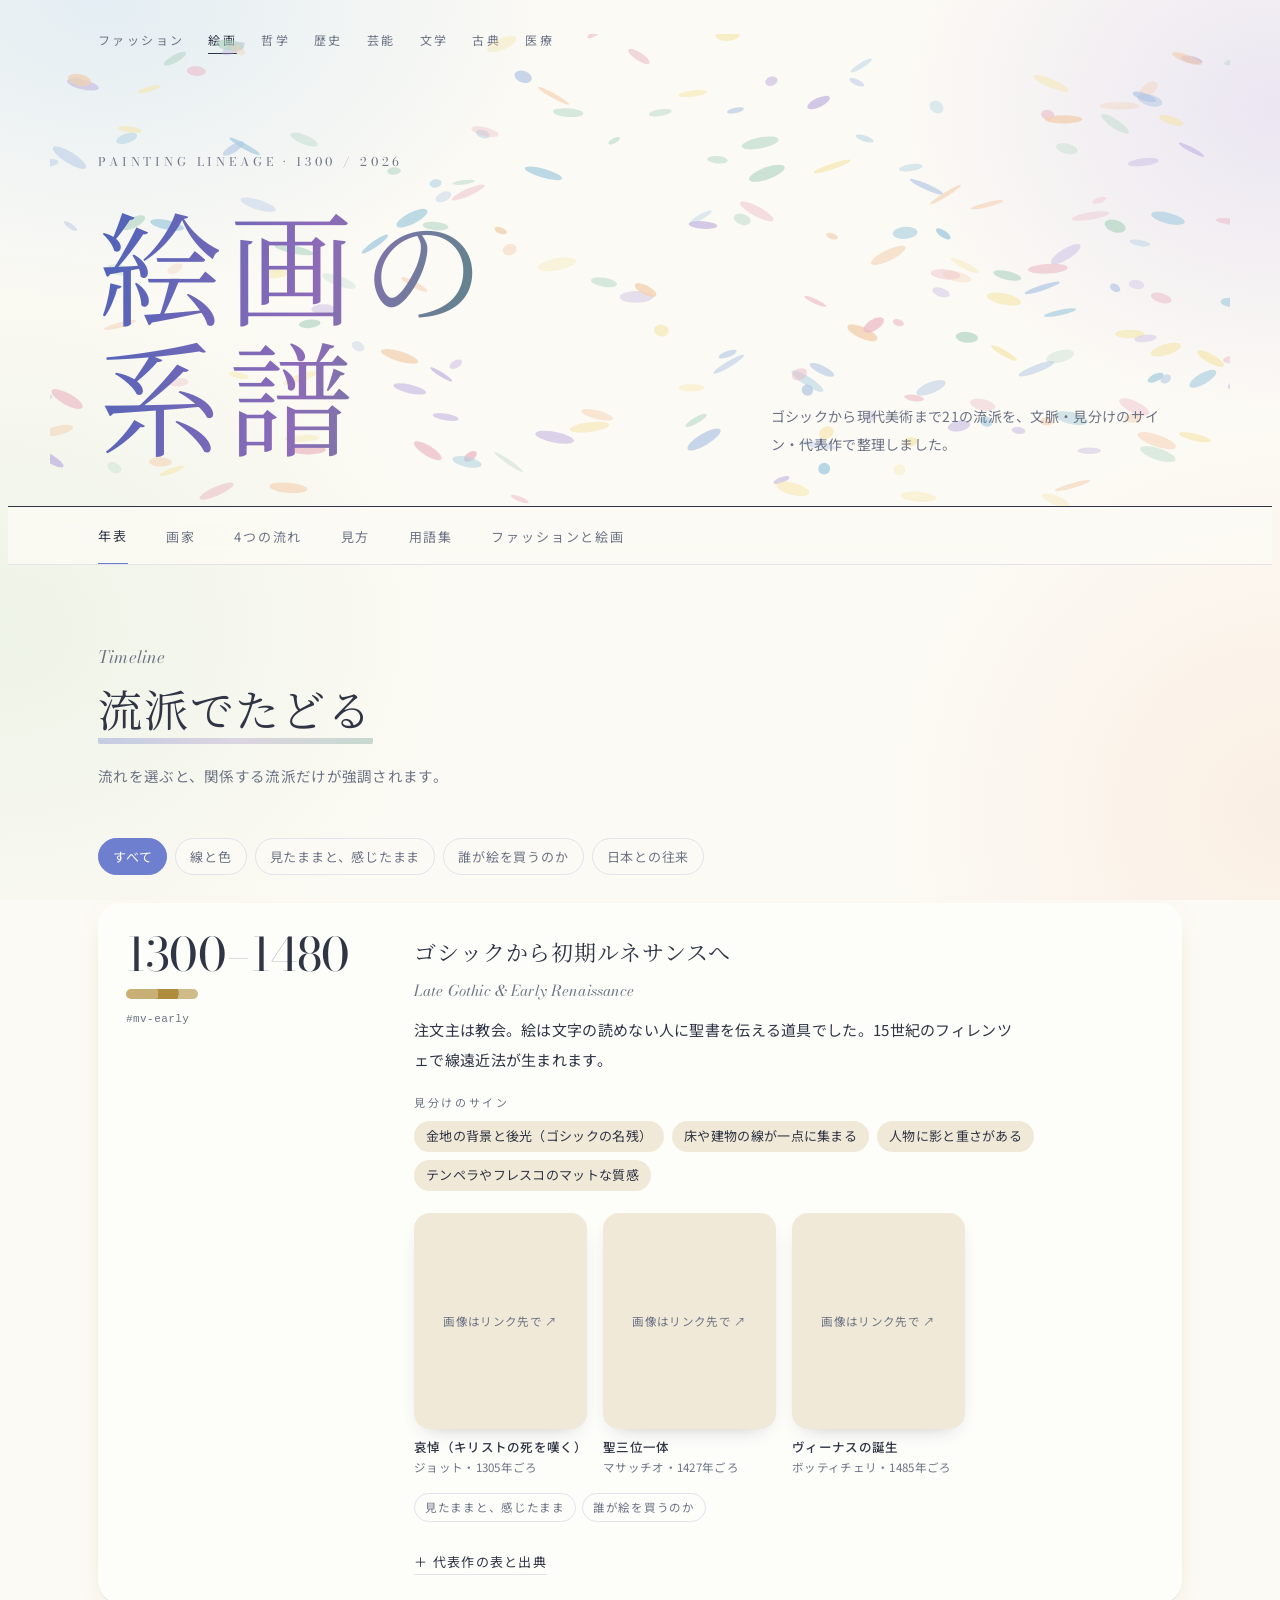
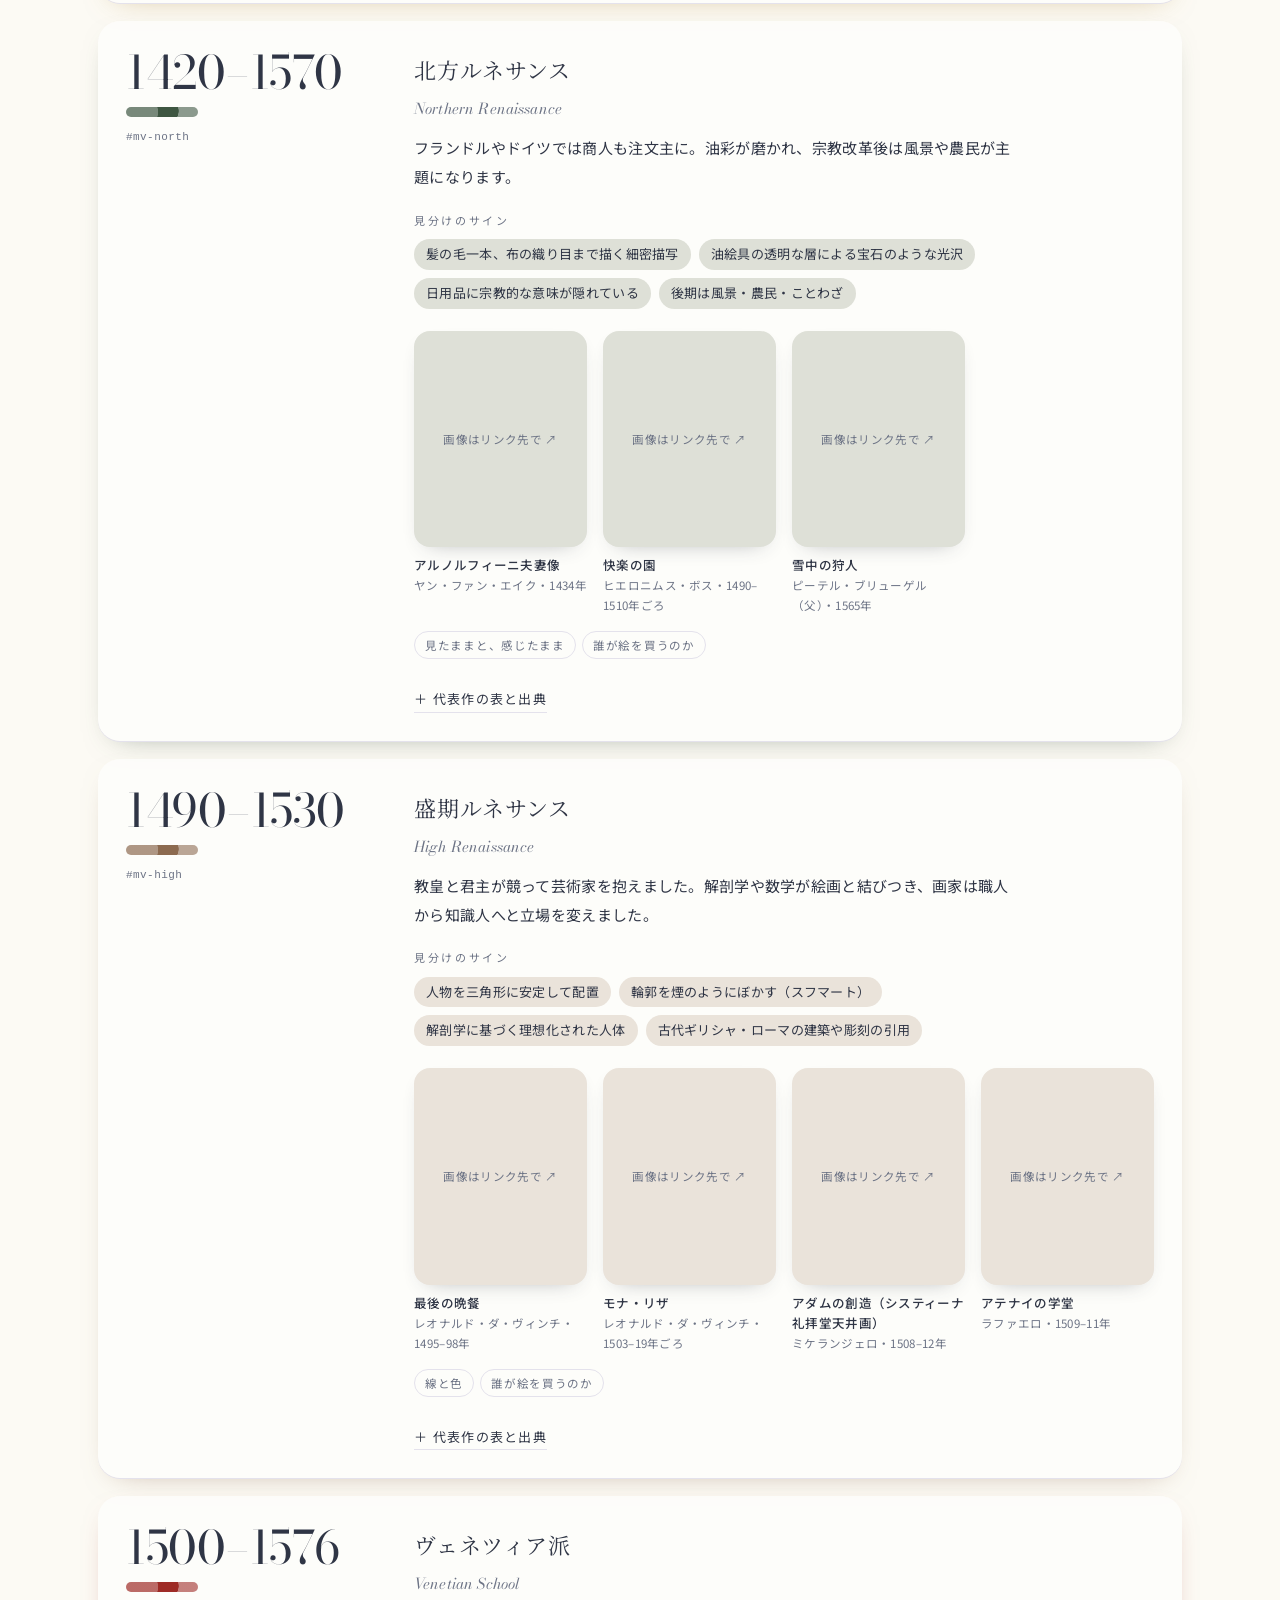
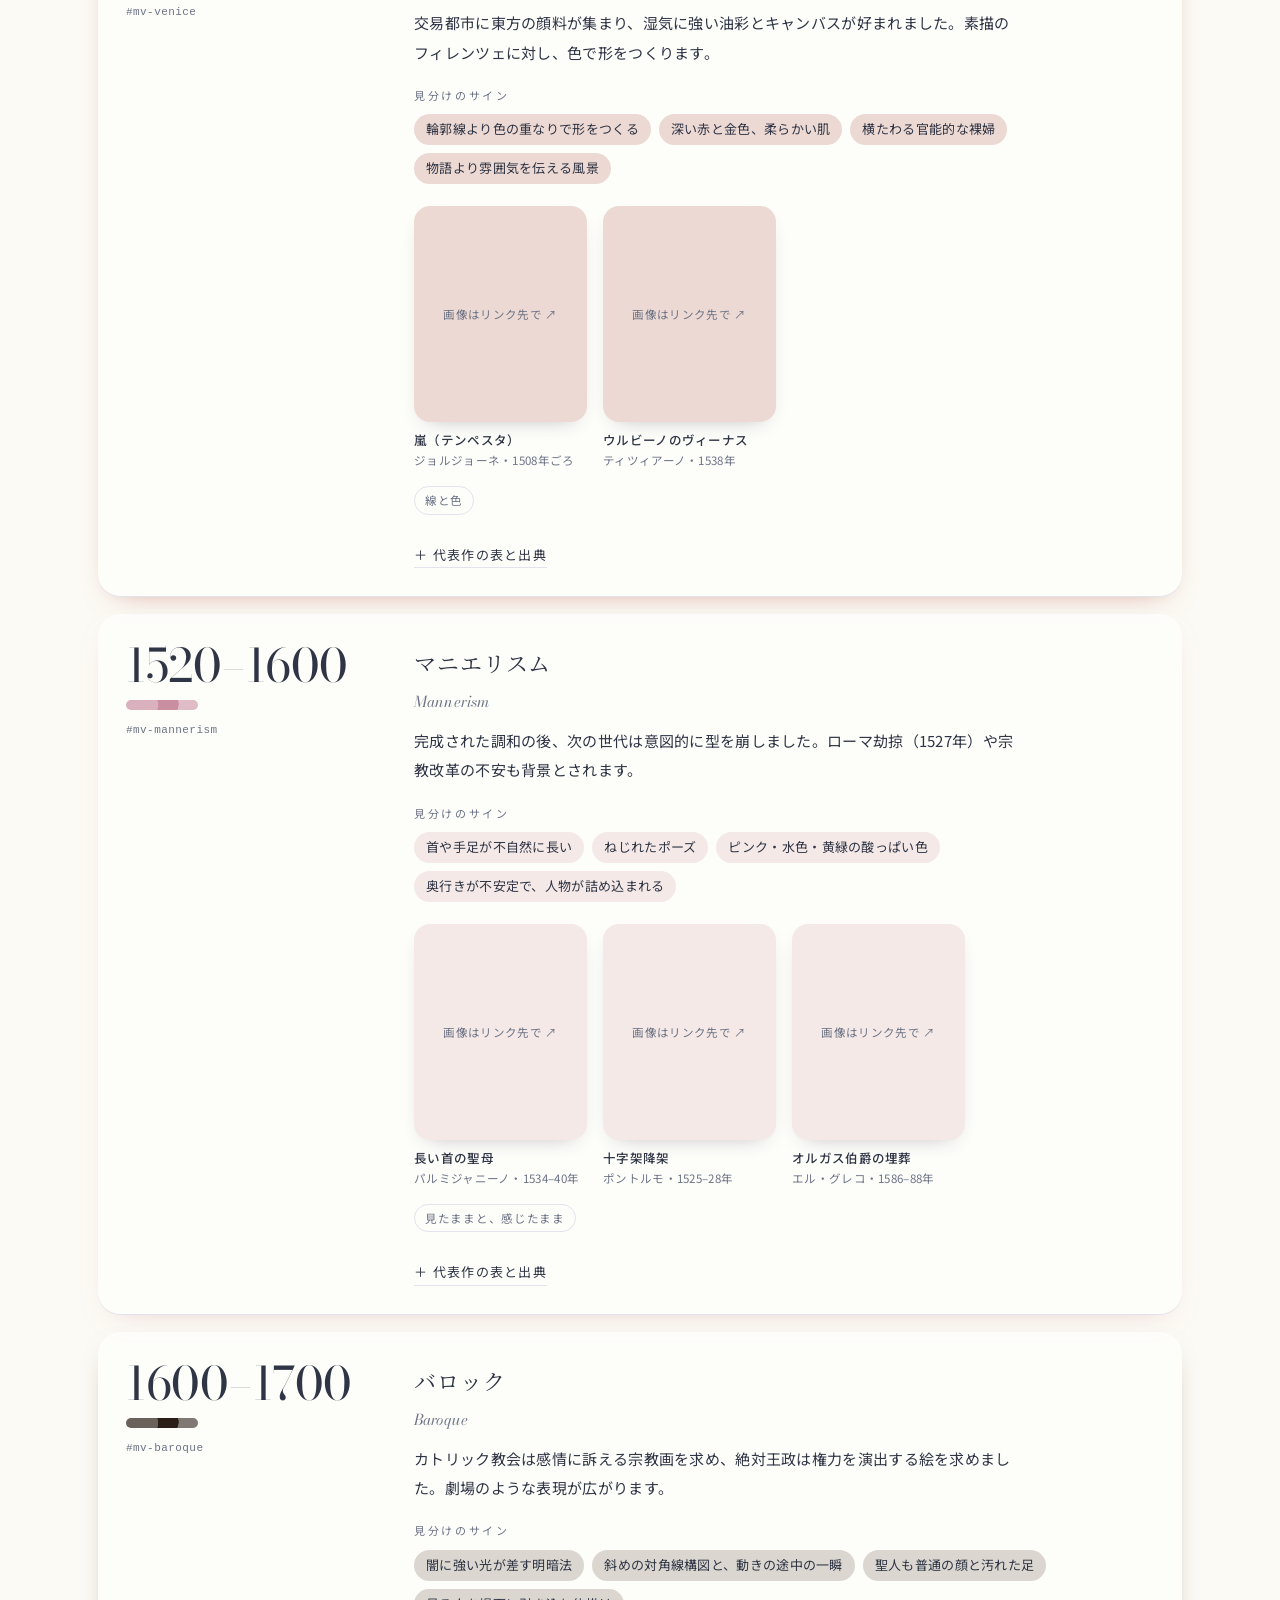
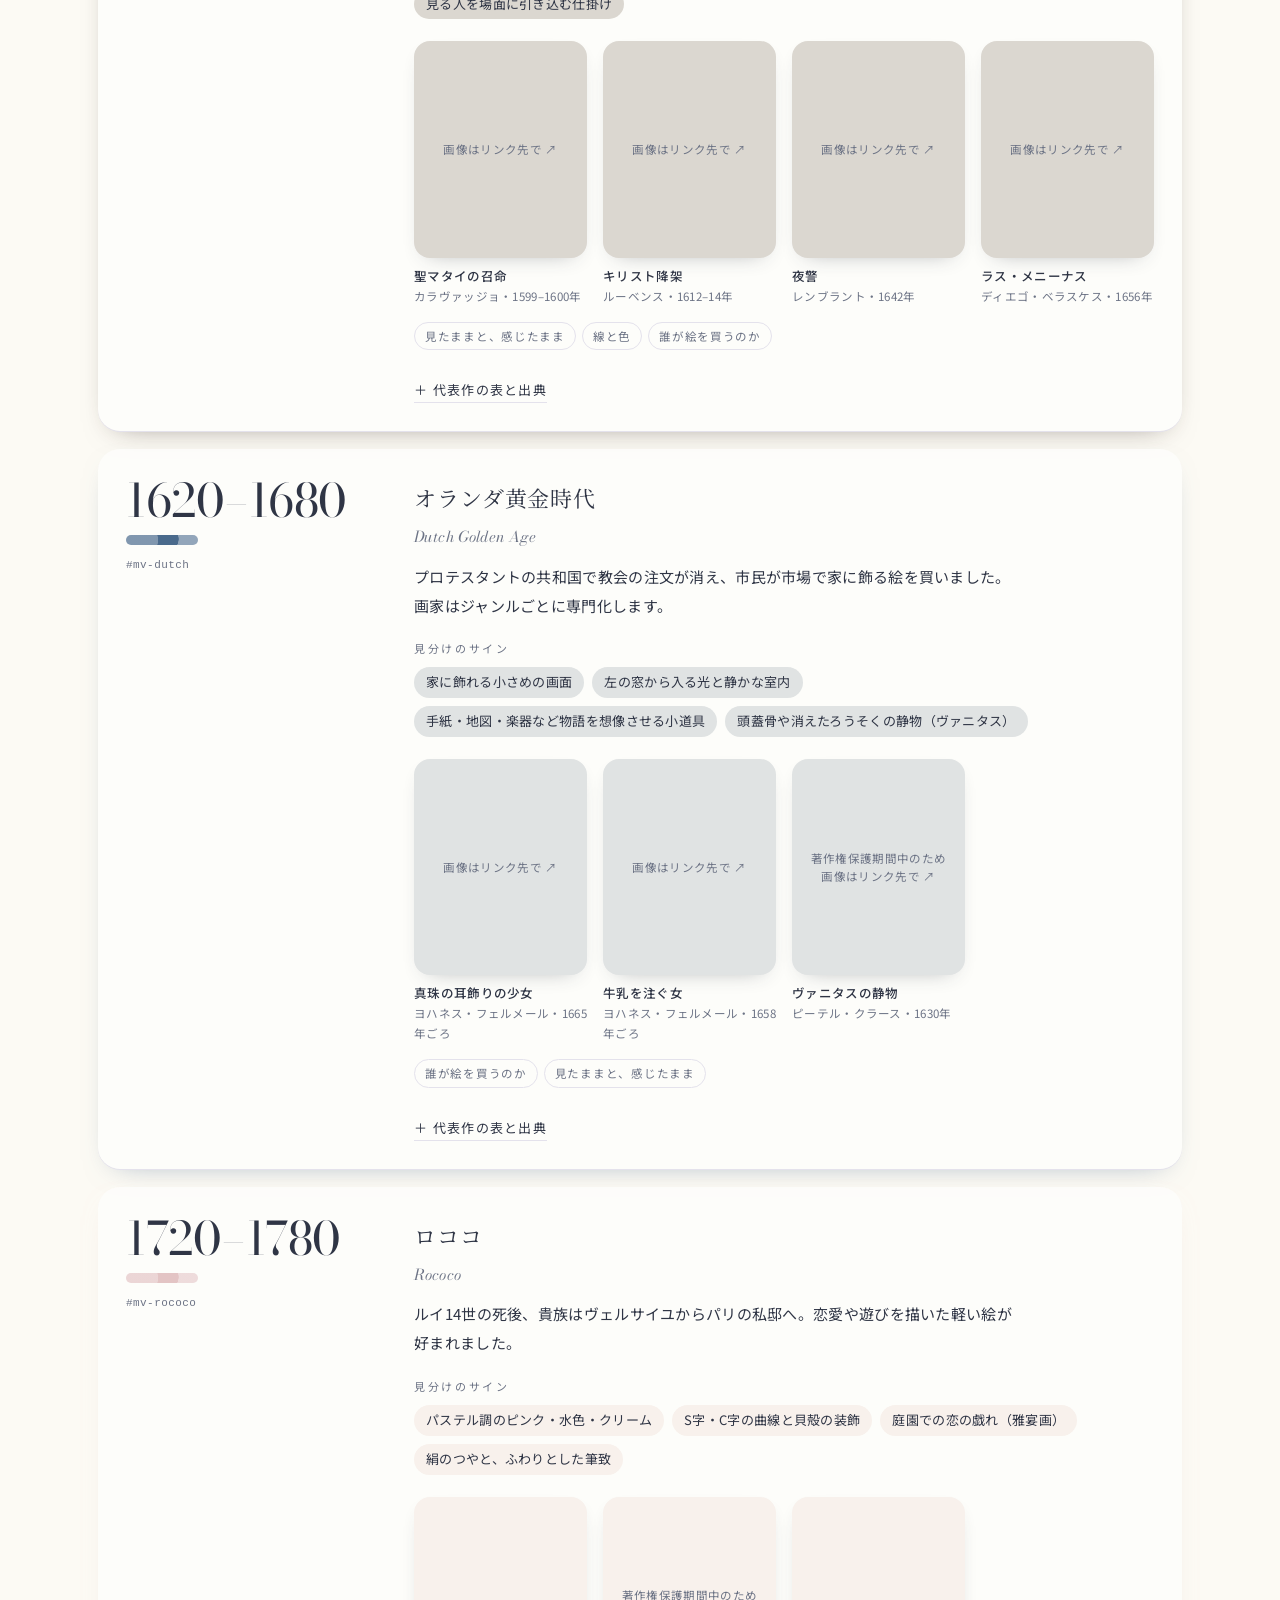
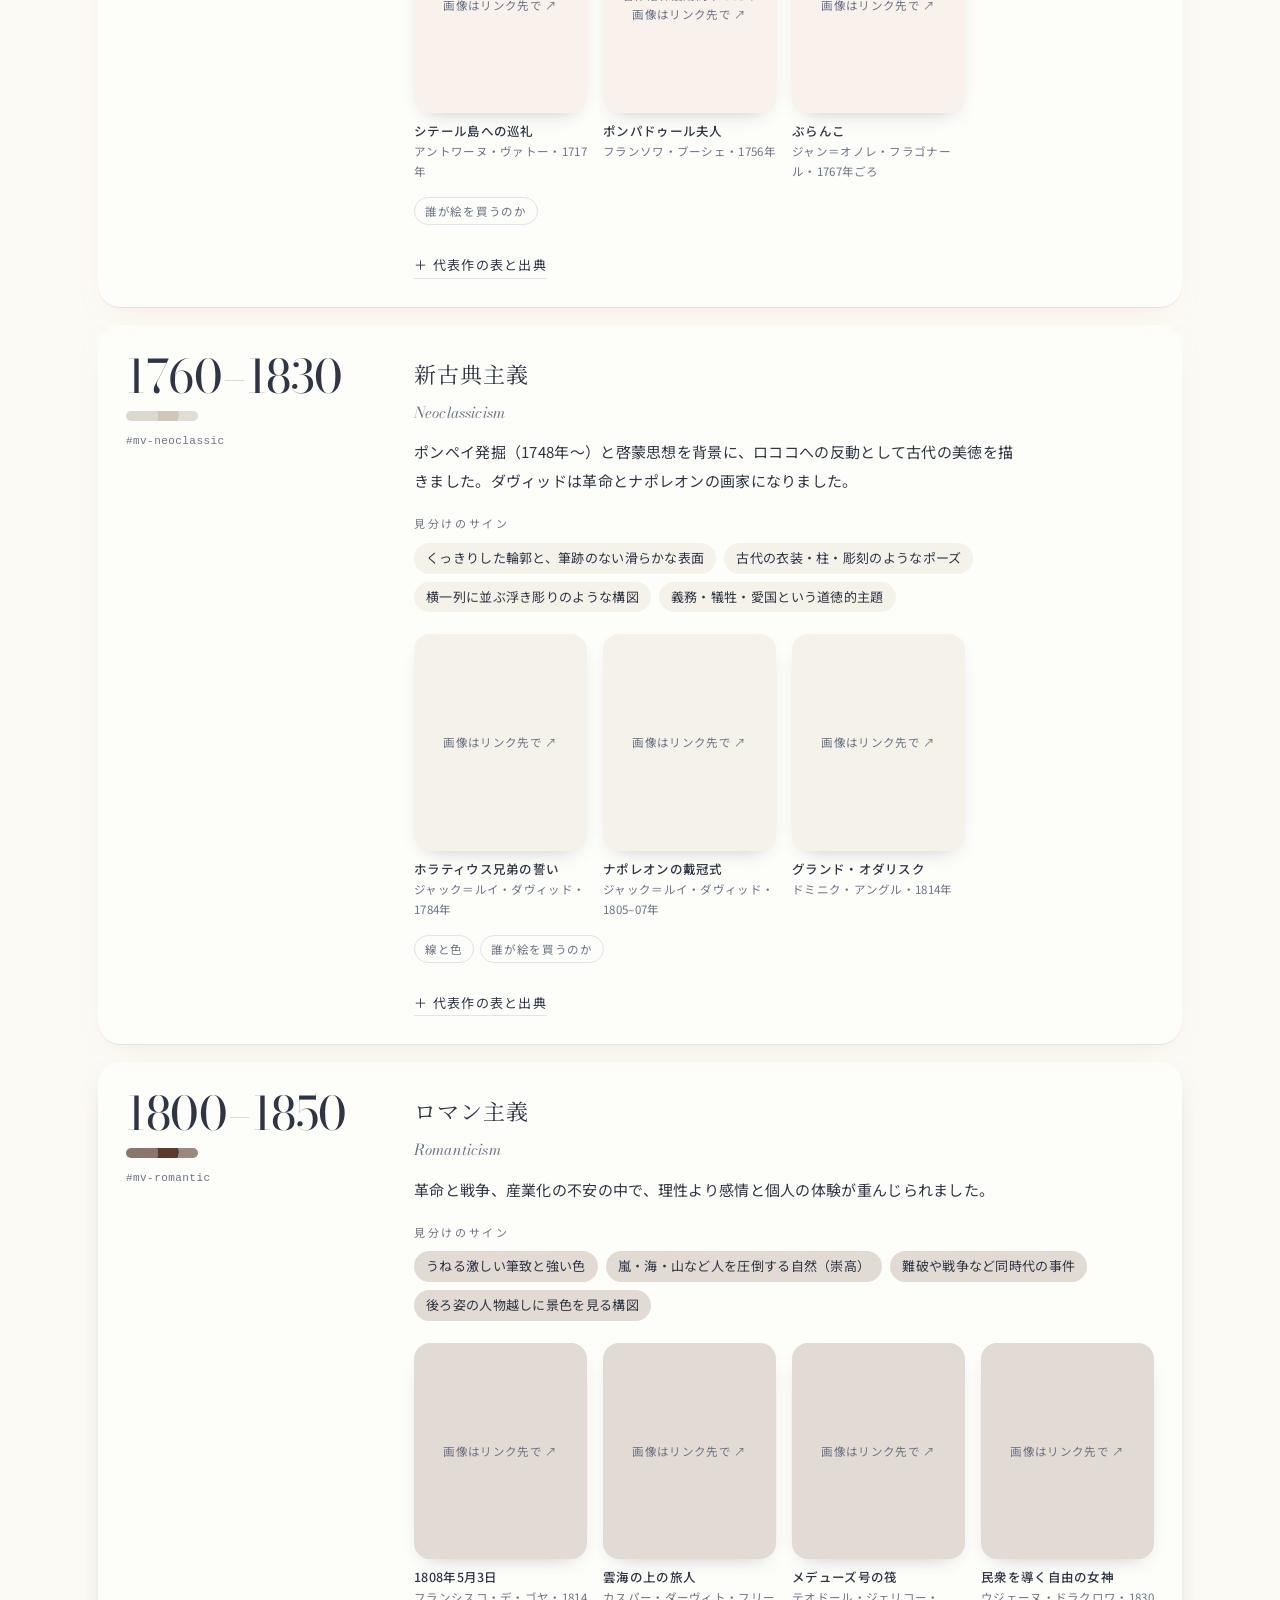
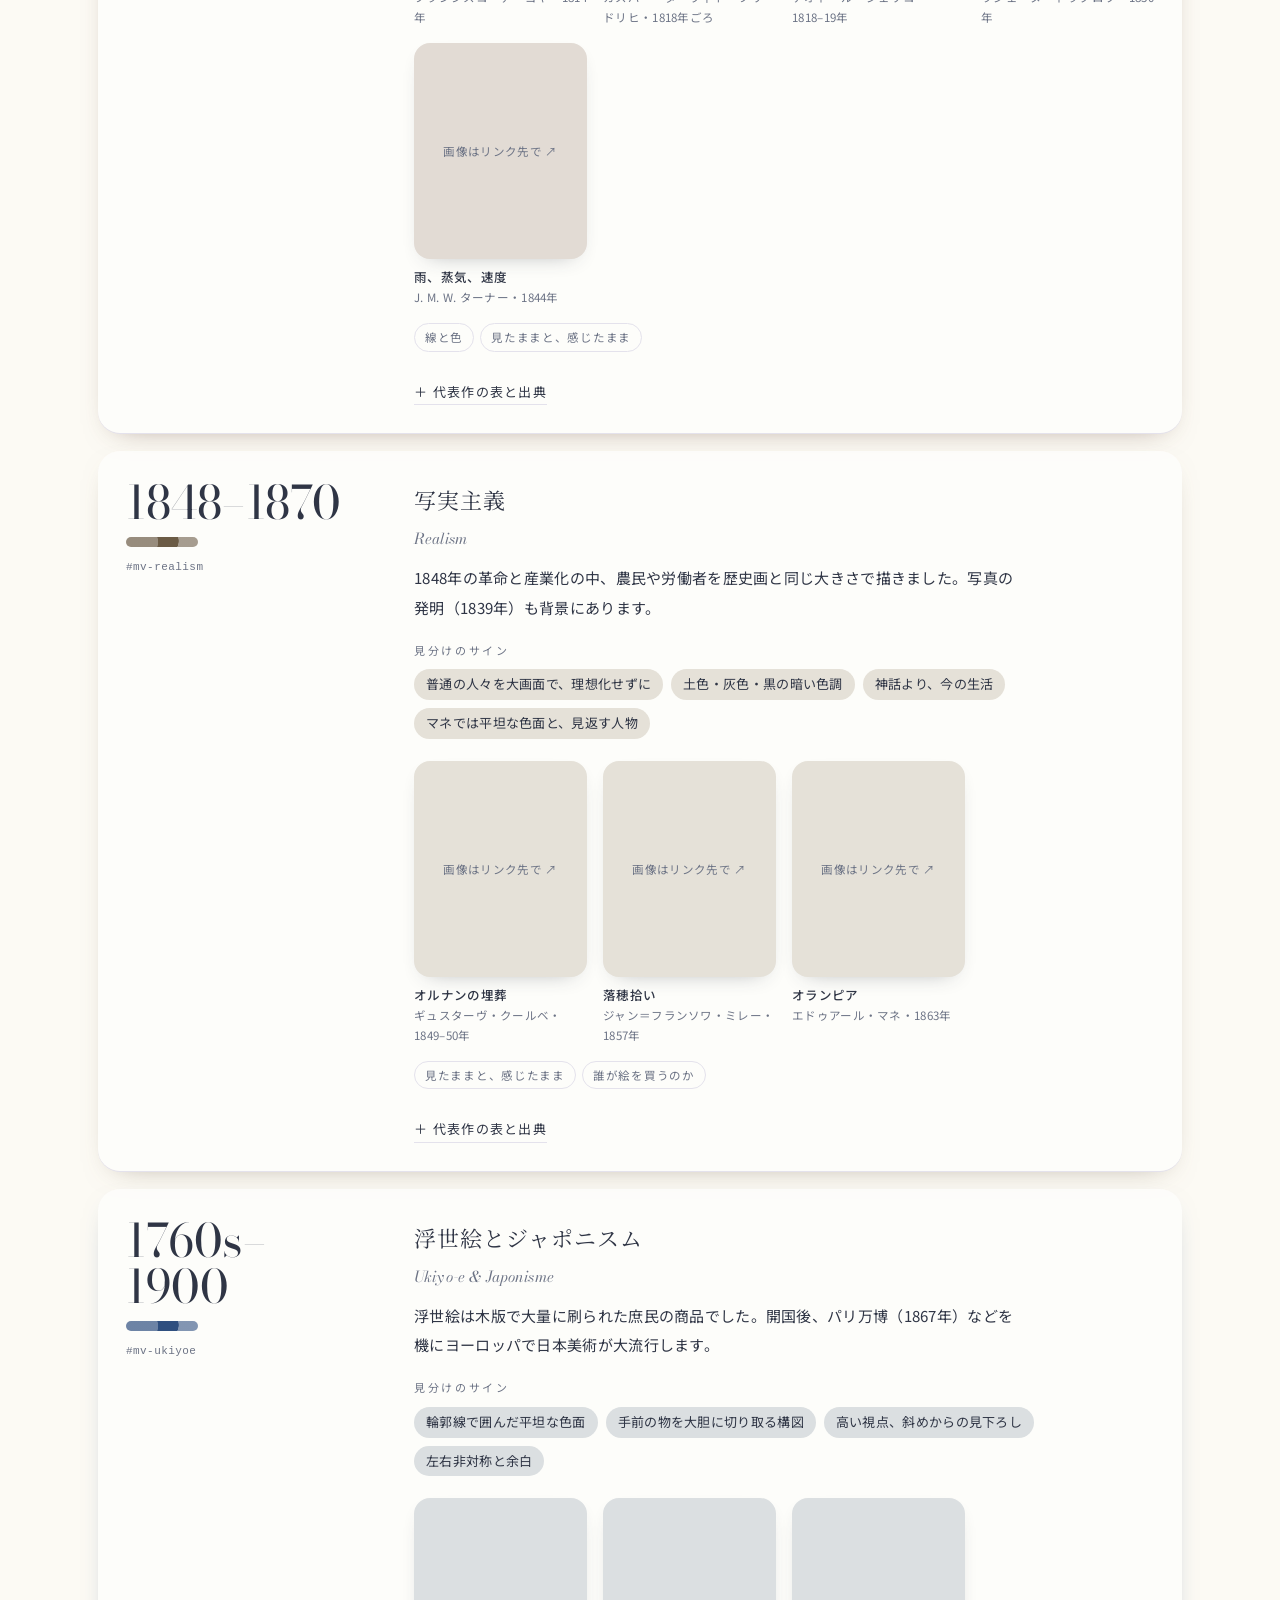
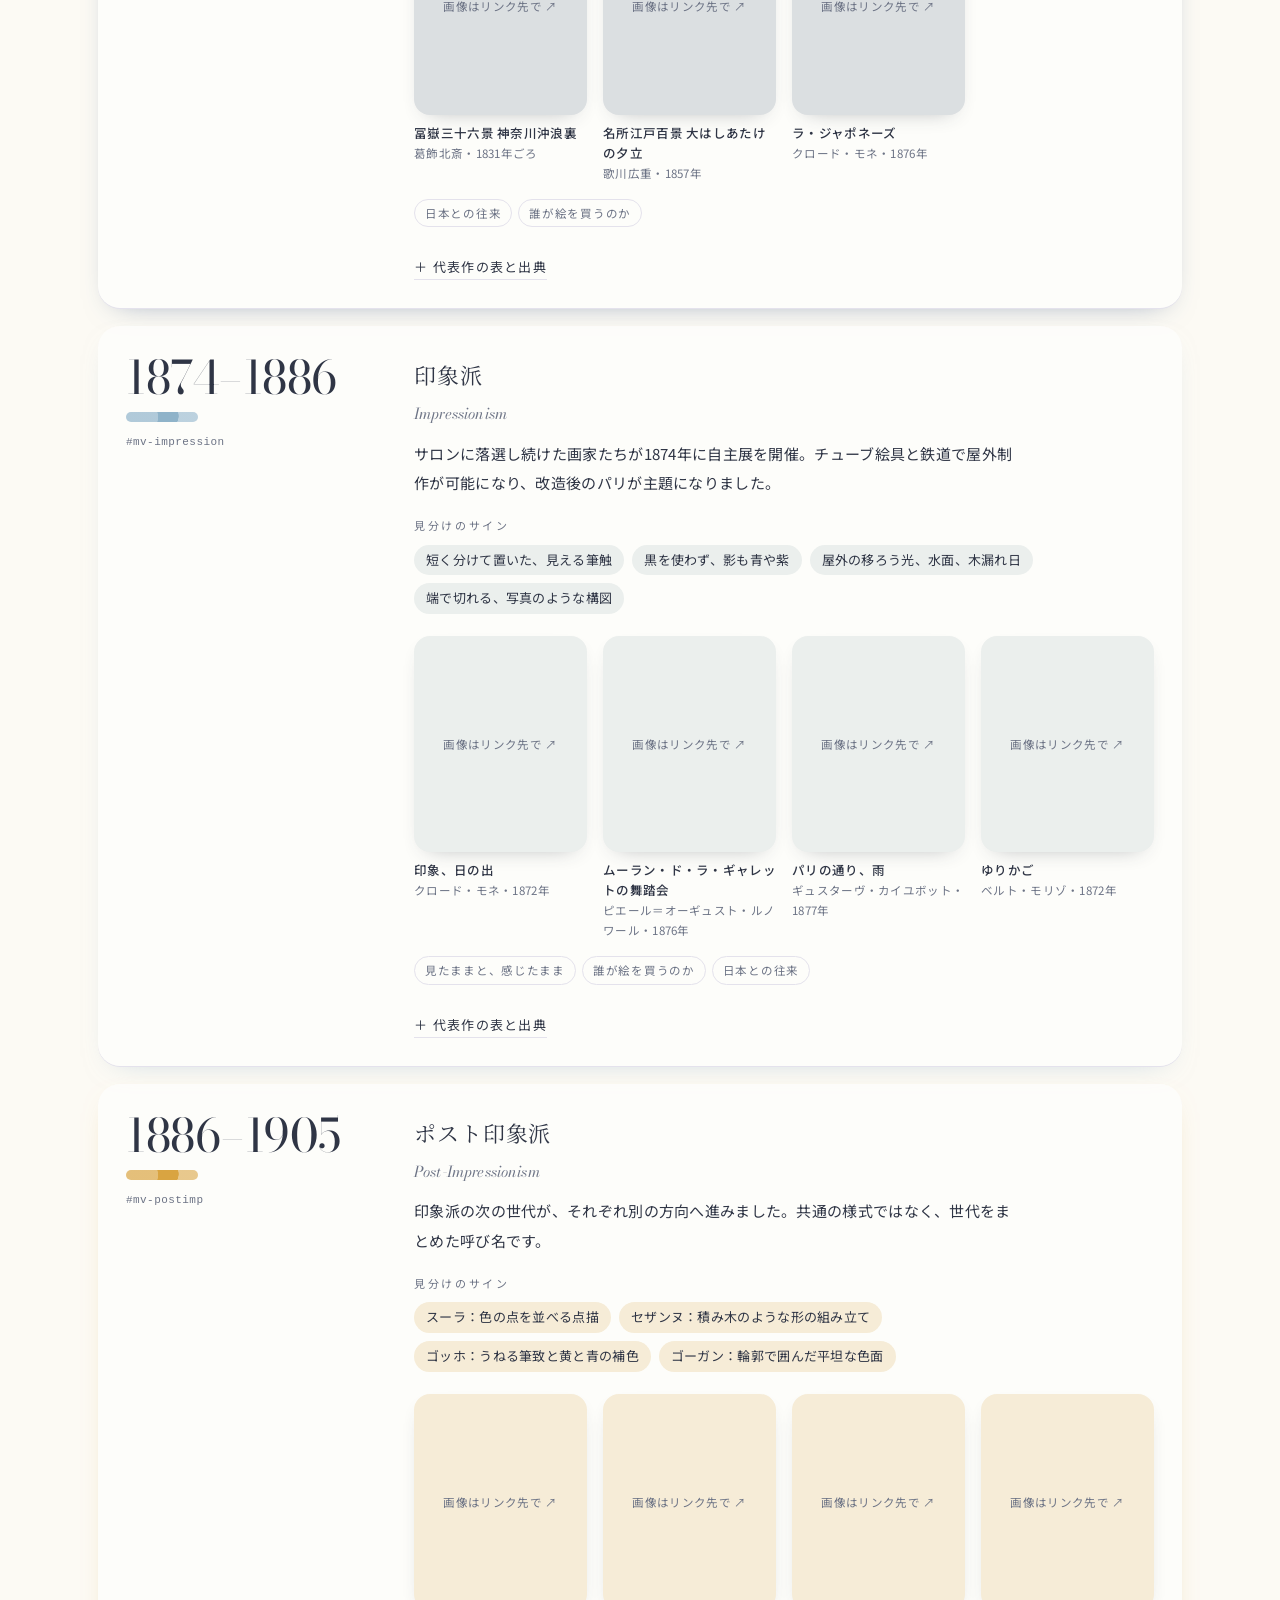
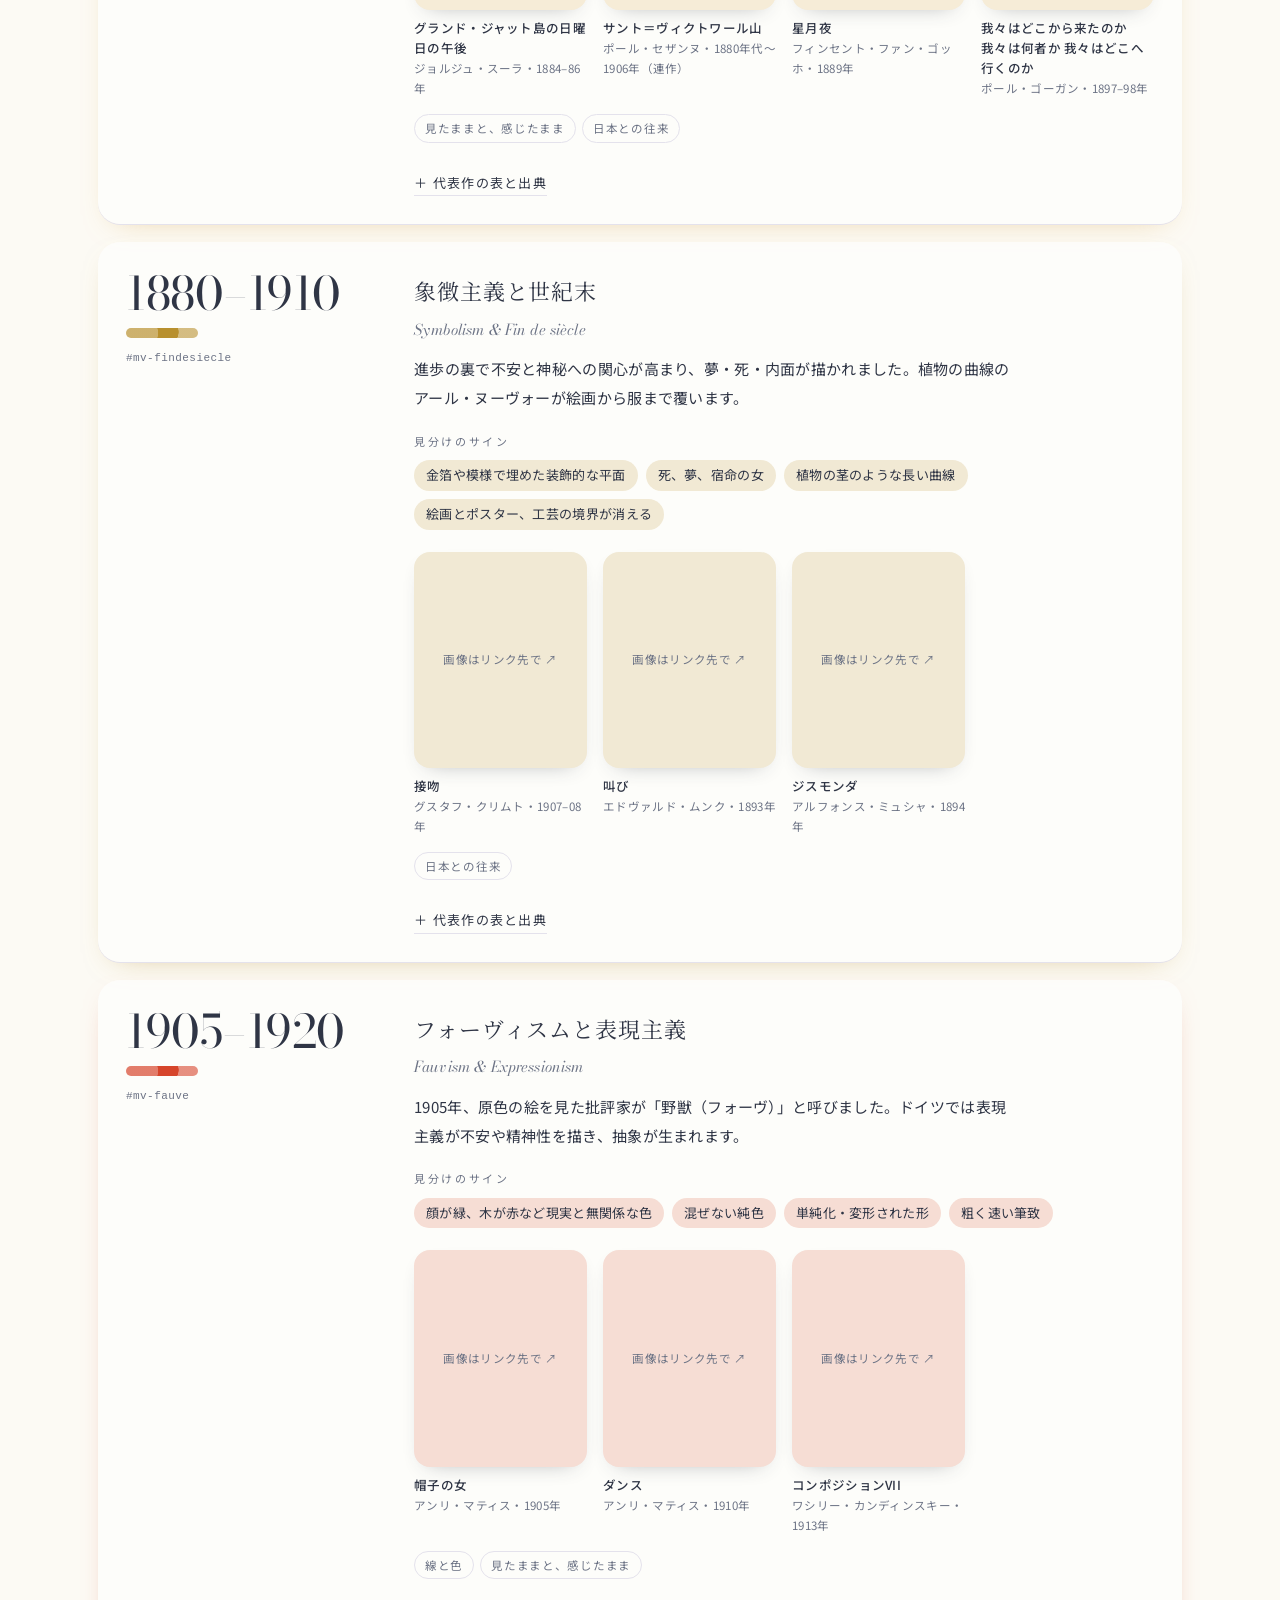
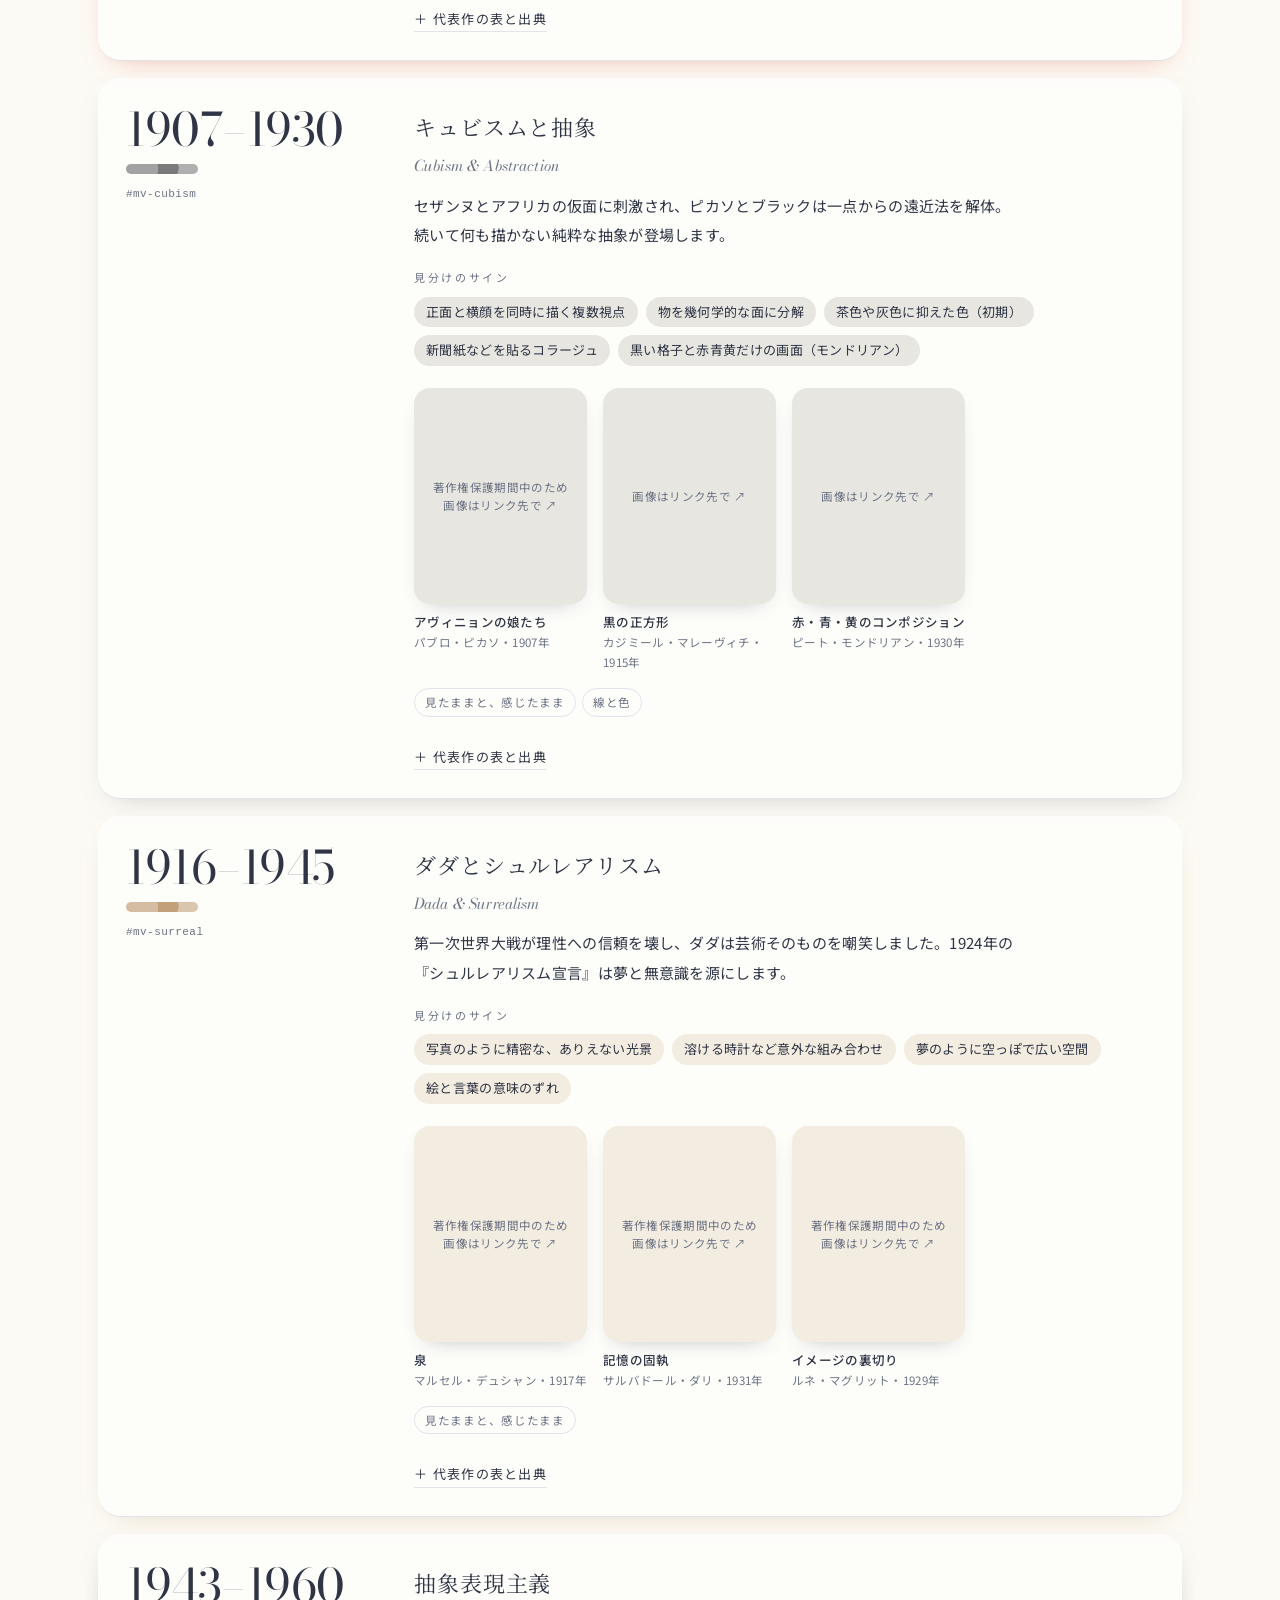
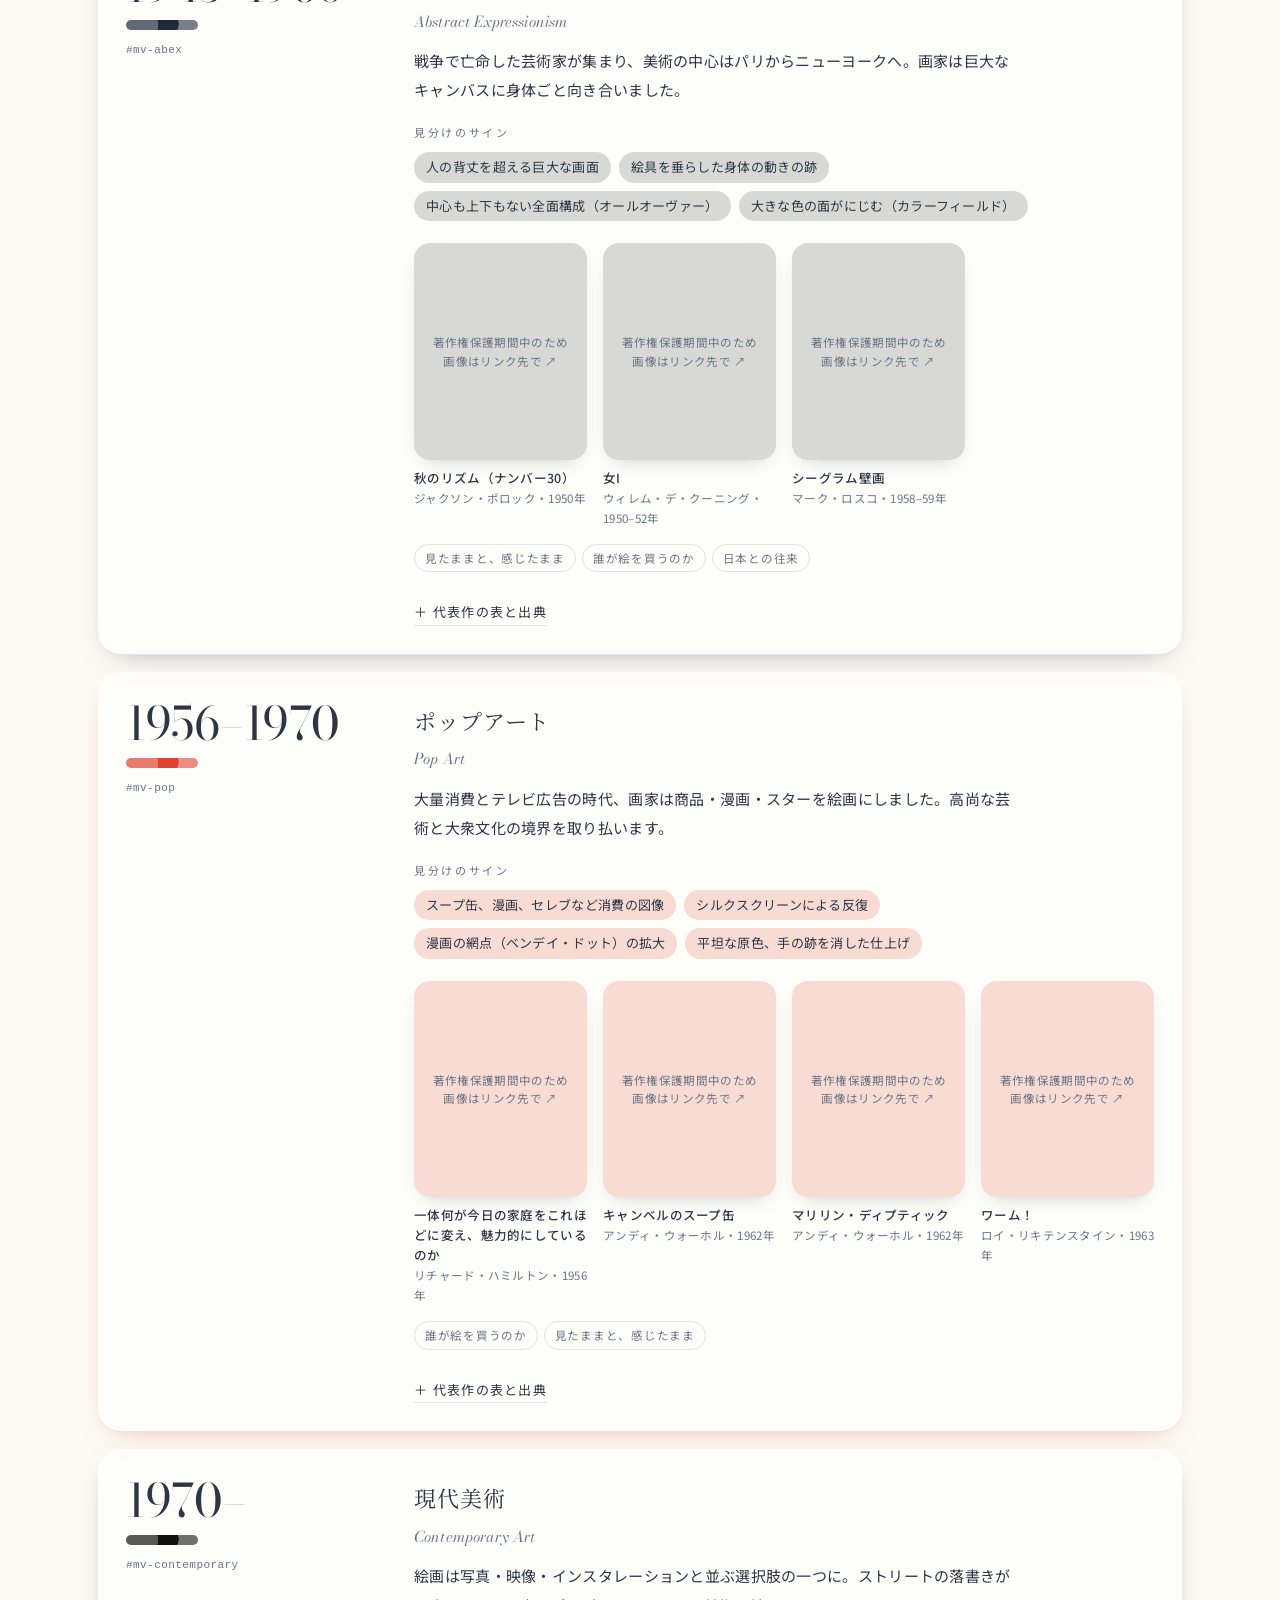
<file: painting.html>
<!doctype html>
<html lang="ja">
<head>
<meta charset="utf-8">
<meta name="viewport" content="width=device-width, initial-scale=1">
<title>絵画の系譜</title>
<meta name="description" content="ゴシックから現代美術まで、西洋絵画と浮世絵の流れを文脈・見分けのサイン・代表作でたどる学習用ページ">
<link rel="preconnect" href="https://fonts.googleapis.com">
<link rel="preconnect" href="https://fonts.gstatic.com" crossorigin>
<link rel="stylesheet" href="https://fonts.googleapis.com/css2?family=Bodoni+Moda:ital,opsz,wght@0,6..96,400;0,6..96,500;1,6..96,400&family=Noto+Serif+JP:wght@300;400;500&family=Noto+Sans+JP:wght@400;500&display=swap">
<link rel="stylesheet" href="site.css">
</head>
<body class="impression">

<nav class="genre wrap" aria-label="分野">
  <a href="index.html">ファッション</a>
  <a href="painting.html" aria-current="page">絵画</a>
  <a href="philosophy.html">哲学</a>
  <a href="history.html">歴史</a>
  <a href="geino.html">芸能</a>
  <a href="bungaku.html">文学</a>
  <a href="koten.html">古典</a>
  <a href="https://raiankun.github.io/medical-history/">医療</a>
</nav>

<header class="hero wrap">
  <div class="dabs" id="dabs" aria-hidden="true"></div>
  <div class="eyebrow">Painting Lineage · 1300 / 2026</div>
  <h1>絵画の系譜</h1>
  <p>ゴシックから現代美術まで21の流派を、文脈・見分けのサイン・代表作で整理しました。</p>
</header>

<nav class="tabs" aria-label="セクション">
  <div class="wrap" role="tablist">
    <button role="tab" data-tab="timeline" aria-selected="true">年表</button>
    <button role="tab" data-tab="artists" aria-selected="false">画家</button>
    <button role="tab" data-tab="threads" aria-selected="false">4つの流れ</button>
    <button role="tab" data-tab="read" aria-selected="false">見方</button>
    <button role="tab" data-tab="glossary" aria-selected="false">用語集</button>
    <button role="tab" data-tab="fashion" aria-selected="false">ファッションと絵画</button>
  </div>
</nav>

<main class="wrap">
  <section id="timeline" data-panel>
    <span class="kicker">Timeline</span>
    <h2>流派でたどる</h2>
    <p class="lead">流れを選ぶと、関係する流派だけが強調されます。</p>
    <div class="filter" id="filter"></div>
    <div class="thread-note" id="threadNote" hidden></div>
    <div class="eras" id="movements"></div>
  </section>

  <section id="artists" data-panel hidden>
    <span class="kicker">Artists</span>
    <h2>画家を知る</h2>
    <p class="lead">30人の生涯、画風、代表作、エピソード。「要点・年表・図解を見る」で画家ごとの専用ページが開きます。</p>
    <div class="filter" id="artistFilter"></div>
    <div class="artists" id="artistList"></div>
    <p class="caption">肖像は、パブリックドメインの自画像・肖像画・古い写真がウィキペディアの代表画像になっている画家だけ表示しています。言葉のうち「当サイト訳」は原文からの当サイトによる訳・要旨、「伝えられる言葉」は出典が確定していないものです。</p>
  </section>

  <section id="threads" data-panel hidden>
    <span class="kicker">Threads</span>
    <h2>繰り返し現れる4つの流れ</h2>
    <div class="threads" id="threadList"></div>
  </section>

  <section id="read" data-panel hidden>
    <span class="kicker">How to Look</span>
    <h2>絵の見方</h2>
    <h3 class="sub">5つの手順</h3>
    <div class="tbl-wrap"><table class="tbl" id="steps"></table></div>
    <h3 class="sub">見分けのサイン</h3>
    <p class="caption" style="margin:-8px 0 16px">流派名を押すと年表へ移動します。</p>
    <div class="tbl-wrap"><table class="tbl" id="signs"></table></div>
    <h3 class="sub">図像の意味</h3>
    <div class="tbl-wrap"><table class="tbl" id="icons"></table></div>
    <p class="caption">出典：<a href="https://en.wikipedia.org/wiki/Christian_symbolism" target="_blank" rel="noopener">Christian symbolism</a>、<a href="https://en.wikipedia.org/wiki/Vanitas" target="_blank" rel="noopener">Vanitas</a>（Wikipedia）</p>
    <h3 class="sub">画家の署名</h3>
    <div class="tbl-wrap"><table class="tbl" id="sigs"></table></div>
  </section>

  <section id="glossary" data-panel hidden>
    <span class="kicker">Glossary</span>
    <h2>用語集</h2>
    <label for="q" class="eyebrow" style="display:block;margin-bottom:6px">用語を検索</label>
    <input id="q" class="search" type="search" placeholder="例：スフマート、テンペラ、ヴァニタス">
    <dl class="gloss" id="gloss"></dl>
    <p class="caption">出典：<a href="https://en.wikipedia.org/wiki/Glossary_of_painting" target="_blank" rel="noopener">Glossary of painting</a>、<a href="https://en.wikipedia.org/wiki/Hierarchy_of_genres" target="_blank" rel="noopener">Hierarchy of genres</a>（Wikipedia）、<a href="https://smarthistory.org/" target="_blank" rel="noopener">Smarthistory</a></p>
  </section>

  <section id="fashion" data-panel hidden>
    <span class="kicker">Painting × Fashion</span>
    <h2>ファッションと絵画</h2>
    <p class="lead">リンクからファッションの年表の該当年代へ移動できます。</p>
    <div class="tbl-wrap"><table class="tbl" id="fx"></table></div>
  </section>

  <p class="notice">年代は目安です。所蔵先は2026年10月時点の情報です。画像は、作者の死後70年を過ぎたパブリックドメインの作品に限り、ウィキペディア（Wikimedia Commons）から閲覧時に読み込みます。画像を押すと出典ページが開きます。著作権保護期間中の作品は画像検索へのリンクにしています。</p>
</main>

<script src="data/painting.js"></script>
<script src="data/painting-detail.js"></script>
<script>
const THREADS = {
 linecolor:{name:"線と色", q:"形を決めるのは輪郭か、色か。",
  flow:[["1500","フィレンツェの素描 対 ヴェネツィアの色彩"],["1670s","アカデミーでプッサン派とルーベンス派が論争"],["1820s","アングル（線）対 ドラクロワ（色）"],["1905–07","マティス（色）とピカソ（形）"]],
  note:"どちらかが勝ち切ることはなく、振り子のように行き来します。"},
 realexpr:{name:"見たままと、感じたまま", q:"絵は現実を写す窓か、心を映す鏡か。",
  flow:[["1427","マサッチオの線遠近法"],["1600","カラヴァッジョの生々しい写実"],["1839","写真の発明"],["1874","印象派、光の印象へ"],["1905–15","表現主義と抽象"],["1962","ポップアートが写真や印刷物を引用"]],
  note:"写真に「写す」役割を奪われた絵画は、何を描くべきかを問い続けることになりました。"},
 patron:{name:"誰が絵を買うのか", q:"注文主が変わると、主題も大きさも変わる。",
  flow:[["中世〜","教会：祭壇画と壁画"],["16C","君主と教皇：権力の演出"],["17C","オランダ市民：市場で買う小さな絵"],["18–19C","サロン（官展）とアカデミー"],["1870s–","画商と画廊"],["20C後半–","美術館、オークション、ブランド"]],
  note:"主題やサイズは、どこに飾られ、誰が払うかで決まってきました。"},
 japan:{name:"日本との往来", q:"浮世絵がヨーロッパを変え、やがて日本に戻ってくる。",
  flow:[["1830s","北斎・広重の風景版画"],["1867","パリ万博、ジャポニスムの流行"],["1887","ゴッホが広重を模写"],["1900","アール・ヌーヴォーと装飾性"],["1954","具体美術協会"],["2000","村上隆のスーパーフラット"]],
  note:"平面性、余白、輪郭線は、西洋の画家が遠近法を手放す手がかりになりました。"}
};


const STEPS = [
 ["何が描かれているか","人物、場所、物。視線がどこへ誘導されるか"],
 ["どこに飾るための絵か","祭壇、宮殿、市民の家、展覧会。大きさが手がかり"],
 ["どう描かれているか","輪郭、筆跡、光、色。下の「見分けのサイン」で流派を推定"],
 ["持ち物や動植物の意味","下の「図像の意味」を参照"],
 ["何への反発か","直前の流派と比べると、新しさが見える"]
];

/* [見えるもの, 推定される流派, ID] */
const SIGNS = [
 ["背景が金色で、人物が平たい","ゴシック","mv-early"],
 ["床や建物の線が一点に集まる","初期ルネサンス","mv-early"],
 ["輪郭がなく、煙のようにぼけている","盛期ルネサンス（スフマート）","mv-high"],
 ["布の織り目まで見える細密さ","北方ルネサンス","mv-north"],
 ["体が長く、色がピンクや水色","マニエリスム","mv-mannerism"],
 ["真っ暗な背景に強い光","バロック","mv-baroque"],
 ["小さな画面、窓からの光、静かな室内","オランダ黄金時代","mv-dutch"],
 ["パステル色、庭でのデート","ロココ","mv-rococo"],
 ["輪郭がくっきり、表面がつるつる","新古典主義","mv-neoclassic"],
 ["嵐、難破、激しい筆","ロマン主義","mv-romantic"],
 ["農民や労働者を暗い色で大きく","写実主義","mv-realism"],
 ["輪郭線と平坦な色、大胆な切り取り","浮世絵・ジャポニスム","mv-ukiyoe"],
 ["筆跡が見え、明るく、影が青い","印象派","mv-impression"],
 ["点々で描かれている","ポスト印象派（スーラ）","mv-postimp"],
 ["うねる筆と黄・青","ポスト印象派（ゴッホ）","mv-postimp"],
 ["金箔と模様に体が溶ける","世紀末（クリムト）","mv-findesiecle"],
 ["顔が緑、木が赤","フォーヴィスム","mv-fauve"],
 ["正面と横顔が同時にある","キュビスム","mv-cubism"],
 ["精密なのにありえない光景","シュルレアリスム","mv-surreal"],
 ["巨大で、絵具が飛び散っている","抽象表現主義","mv-abex"],
 ["商品やセレブの反復、網点","ポップアート","mv-pop"]
];

/* [モチーフ, 意味, よく見る場面] */
const ICONS = [
 ["頭蓋骨・砂時計・消えたろうそく","死を忘れるな、人生のはかなさ","オランダの静物画"],
 ["白い百合","純潔、聖母マリア","受胎告知"],
 ["青いマント","聖母マリア（高価なウルトラマリンで塗る）","聖母子像"],
 ["鳩","聖霊、平和","受胎告知、キリストの洗礼"],
 ["犬","忠誠、夫婦の誠実","夫婦の肖像"],
 ["鍵","聖ペテロ（天国の鍵）","使徒の絵"],
 ["矢が刺さった若者","聖セバスティアヌス（疫病除け）","ペスト流行期の宗教画"],
 ["車輪","聖カタリナ","聖女の肖像"],
 ["林檎","原罪／神話では美の審判の賞品","楽園、パリスの審判"],
 ["ホタテ貝","ヴィーナス、または巡礼","「ヴィーナスの誕生」"],
 ["鏡","虚栄、または真実","化粧する女性、「ラス・メニーナス」"],
 ["むきかけのレモン","見た目は美しく中身は苦い","オランダの静物画"],
 ["楽器","恋愛、はかない快楽","フェルメールの室内画"],
 ["手紙","恋愛、離れた人とのつながり","フェルメールの室内画"],
 ["孔雀","不死","キリスト降誕"]
];

/* [画家, 署名, ポイント] */
const SIGS = [
 ["ヤン・ファン・エイク","Johannes de eyck fuit hic 1434","「ファン・エイクここにありき」。鏡の上の壁に、証人のように書く","Arnolfini_Portrait"],
 ["デューラー","AとDの組み文字","版画に入れたブランドロゴの先駆け","Albrecht_Dürer"],
 ["ミケランジェロ","「ピエタ」の帯に名前","署名したのはこの彫刻1点だけとされる","Pietà_(Michelangelo)"],
 ["レンブラント","Rembrandt f.","1633年ごろから姓を外し、名前だけに","Rembrandt"],
 ["フェルメール","IVMeer など","組み文字。作品が少なく、真贋の議論が多い","Johannes_Vermeer"],
 ["葛飾北斎","画号が次々変わる","生涯に30以上の名を使った","Hokusai"],
 ["ゴッホ","Vincent","姓ではなく名前。姓がフランス人に発音しにくかったためとされる","Vincent_van_Gogh"],
 ["ピカソ","Picasso","初期は「P. Ruiz Picasso」。のちに母方の姓だけに","Pablo_Picasso"]
];

const GLOSS = [
 ["テンペラ","Tempera","卵黄などで顔料を溶いた絵具。乾きが速く、マットな仕上がり。油彩以前の主流"],
 ["フレスコ","Fresco","塗りたての漆喰に水で溶いた顔料で描く壁画技法。乾く前に描き終える必要がある"],
 ["油彩","Oil painting","油で顔料を溶く。乾きが遅く、重ね塗りや透明な層が可能。15世紀のフランドルで発展"],
 ["線遠近法","Linear perspective","平行線が一点（消失点）に集まるように描き、奥行きを表す方法"],
 ["空気遠近法","Aerial perspective","遠くの物ほど青く、ぼんやり描いて奥行きを出す方法"],
 ["スフマート","Sfumato","輪郭をぼかし、煙のように移り変わらせる技法。レオナルドが代表"],
 ["キアロスクーロ","Chiaroscuro","明暗の対比で立体感を出すこと"],
 ["テネブリズム","Tenebrism","闇の中に強い光を当てる極端な明暗法。カラヴァッジョが代表"],
 ["インパスト","Impasto","絵具を厚く盛り上げる塗り方。ゴッホやレンブラントに見られる"],
 ["グレーズ","Glazing","透明な絵具を薄く重ねて深い色と光沢を出す技法"],
 ["祭壇画","Altarpiece","教会の祭壇の上や背後に置く宗教画。複数枚の板をつなぐものも多い"],
 ["三連祭壇画","Triptych","3枚の板を蝶番でつないだ祭壇画。閉じると外側にも絵がある"],
 ["図像学","Iconography","描かれた物の意味を、文献や慣習から読み解く研究"],
 ["ヴァニタス","Vanitas","頭蓋骨などで人生のはかなさを示す静物画。ラテン語で「むなしさ」"],
 ["主題の序列","Hierarchy of genres","アカデミーが定めた格付け。歴史画＞肖像画＞風俗画＞風景画＞静物画"],
 ["風俗画","Genre painting","庶民の日常生活を描いた絵"],
 ["トローニー","Tronie","特定の人物ではなく、表情や衣装を描いた人物習作"],
 ["サロン","Salon","パリの官展。19世紀には画家の登竜門だった"],
 ["落選展","Salon des Refusés","1863年、サロンの落選作を集めた展覧会。マネ「草上の昼食」が話題に"],
 ["戸外制作","En plein air","アトリエではなく屋外で描くこと。印象派が広めた"],
 ["点描","Pointillism","純色の小さな点を並べ、離れて見ると混ざって見える技法"],
 ["補色","Complementary colors","色相環で向かい合う色（黄と青紫、赤と緑など）。並べると互いを強める"],
 ["コラージュ","Collage","紙や布などを画面に貼る技法。キュビスムで本格化"],
 ["レディメイド","Readymade","既製品をそのまま作品として示すこと。デュシャンが提唱"],
 ["オールオーヴァー","All-over","中心を作らず、画面全体を均等に覆う構成"],
 ["シルクスクリーン","Silkscreen","網目の版にインクを通して刷る印刷技法。ウォーホルが多用"],
 ["ジャポニスム","Japonisme","19世紀後半のヨーロッパで流行した日本美術への熱狂と、その影響"],
 ["来歴","Provenance","作品の所有者の歴史。真贋や略奪美術品の判断に重要"],
 ["カタログ・レゾネ","Catalogue raisonné","ある画家の全作品を網羅した目録"]
];



const $ = s => document.querySelector(s);
const esc = s => s.replace(/[&<>"]/g, m => ({"&":"&amp;","<":"&lt;",">":"&gt;",'"':"&quot;"}[m]));
const idTag = id => `<a class="sid" href="#${id}" data-copy="${id}" title="このIDのリンクをコピー">#${id}</a>`;
const mvById = id => MOVEMENTS.find(m => m.id === id);
/* 出典：http で始まればそのURL、それ以外は英語版ウィキペディアの記事名 */
const WIKI = "https://en.wikipedia.org/wiki/";
const srcUrl = s => s.startsWith("http") ? s : WIKI + s.replace(/%3F/g, "?").split("?").map(encodeURIComponent).join("%3F");
const srcName = s => s.startsWith("http") ? new URL(s).hostname.replace(/^www\./, "") : "Wikipedia";
const srcLink = s => `<a class="src-a" href="${srcUrl(s)}" target="_blank" rel="noopener">${srcName(s)} ↗</a>`;
const imgSearch = w => `https://www.google.com/search?tbm=isch&q=${encodeURIComponent(w[1] + " " + w[2])}`;
const FASHION_ERA = ["1858–1910s","1920s","1930s","1940s","1950s","1960s","1970s","1980s","1990s","2000s","2010s","2020s"];
/* 表：見出しを data-l に入れ、狭い画面では各セルの前に表示する */
const table = (head, rows) => `<thead><tr>${head.map(h => `<th scope="col">${h}</th>`).join("")}</tr></thead><tbody>${rows.map(r => `<tr>${r.map((c,i) => `<td data-l="${head[i]}"><span>${c}</span></td>`).join("")}</tr>`).join("")}</tbody>`;
const pill = m => `<a class="mpill" href="#${m.id}" style="--mc:${m.c}">${m.t}</a>`;

/* 作品カード：パブリックドメイン（w[7]=1）は画像を読み込み、それ以外はリンクだけ */
const card = (w, mi, wi) => `
  <figure class="wcard${w[7] ? " pd" : ""}" ${w[7] ? `data-img="${mi}-${wi}"` : ""}>
   <a class="thumb" href="${w[7] ? srcUrl(w[6]) : imgSearch(w)}" target="_blank" rel="noopener">
    ${w[7] ? `<span class="ph">読み込み中…</span>` : `<span class="ph">著作権保護期間中のため<br>画像はリンク先で ↗</span>`}
   </a>
   <figcaption><b>${w[0]}</b><span>${w[2]}・${w[3]}</span></figcaption>
  </figure>`;

$("#movements").innerHTML = MOVEMENTS.map((m, mi) => `
 <article class="era mv" data-th="${m.th.join(" ")}" id="${m.id}" style="--mc:${m.c}">
  <div class="swatch"><div class="years">${m.y}</div><div class="cloth"></div>${idTag(m.id)}</div>
  <div class="era-body">
   <h3>${m.t}<span class="en">${m.en}</span></h3>
   <p class="sum">${m.ctx}</p>
   <h4 class="lbl">見分けのサイン</h4>
   <ul class="signs">${m.sig.map(s => `<li>${s}</li>`).join("")}</ul>
   <div class="gallery">${m.w.map((w, wi) => card(w, mi, wi)).join("")}</div>
   <div class="tags">${m.th.map(t => `<span class="tag">${THREADS[t].name}</span>`).join("")}</div>
   <details>
    <summary>代表作の表と出典</summary>
    <div class="tbl-wrap"><table class="tbl works">${table(["作品","所蔵","見どころ","出典"], m.w.map(w => [
      `<b>${w[0]}</b><small>${w[2]}・${w[3]}</small>`, w[4], w[5], srcLink(w[6]) + (w[7] ? "" : `<a class="src-a" href="${imgSearch(w)}" target="_blank" rel="noopener">画像検索 ↗</a>`)]))}</table></div>
    <div class="tbl-wrap"><table class="tbl meta">${table(["項目","内容"], [
      ["主な画家", m.p], ["今への影響", m.l],
      ...(m.fx ? [["ファッション", `${m.fx[1]} <a href="index.html#era-${m.fx[0]}">ファッション年表 ${FASHION_ERA[m.fx[0]]} →</a> ${srcLink(m.fx[2])}`]] : []),
      ...(ARTISTS.some(a => a[5] === m.id) ? [["画家を詳しく", ARTISTS.filter(a => a[5] === m.id).map(a => `<a class="mpill" href="#${a[0]}" style="--mc:${m.c}">${a[1]}</a>`).join(" ")]] : []),
      ["流派の出典", m.src.map(srcLink).join(" ")]])}</table></div>
   </details>
  </div>
 </article>`).join("");

/* 画像：ウィキペディアの要約APIから記事の代表画像を取得（閲覧時、表示領域に近づいたら） */
const IMG_CACHE = "kaiga-img-v1";
let imgCache = {};
try { imgCache = JSON.parse(sessionStorage.getItem(IMG_CACHE)) || {}; } catch(_) {}
async function imgFor(w){
  if (w[8]) return `https://commons.wikimedia.org/wiki/Special:FilePath/${encodeURIComponent(w[8])}?width=400`;
  if (w[6].startsWith("http")) return null;
  if (w[6] in imgCache) return imgCache[w[6]];
  const r = await fetch("https://en.wikipedia.org/api/rest_v1/page/summary/" + encodeURIComponent(w[6].replace(/%3F/g, "?")));
  const u = r.ok ? ((await r.json()).thumbnail || {}).source || null : null;
  imgCache[w[6]] = u;
  try { sessionStorage.setItem(IMG_CACHE, JSON.stringify(imgCache)); } catch(_) {}
  return u;
}
async function loadImg(fig){
  const [mi, wi] = fig.dataset.img.split("-").map(Number), w = MOVEMENTS[mi].w[wi];
  const a = fig.querySelector(".thumb");
  let u = null;
  try { u = await imgFor(w); } catch(_) {}
  if (!u) { a.href = imgSearch(w); a.innerHTML = `<span class="ph">画像はリンク先で ↗</span>`; return; }
  const img = new Image();
  img.alt = w[0]; img.decoding = "async";   // 読み込みは IntersectionObserver で遅らせている
  img.onload = () => { a.innerHTML = ""; a.appendChild(img); };
  img.onerror = () => { a.href = imgSearch(w); a.innerHTML = `<span class="ph">画像はリンク先で ↗</span>`; };
  img.src = u;
}
{
  const figs = document.querySelectorAll("[data-img]");
  if ("IntersectionObserver" in window){
    const io = new IntersectionObserver(es => es.forEach(e => { if (e.isIntersecting){ io.unobserve(e.target); loadImg(e.target); } }), {rootMargin:"400px"});
    figs.forEach(f => io.observe(f));
  } else figs.forEach(loadImg);
}

/* ヘッダーの背景：点描のような筆触を散らす（毎回同じ配置になるよう疑似乱数を固定） */
{
  let s = 7; const rnd = () => (s = (s * 16807) % 2147483647) / 2147483647;
  const C = ["#9DB8E0","#B7A6DD","#A9D1BE","#F2C6A0","#F4E3A1","#E7A9B9","#8FC1D9"];
  let g = "";
  for (let i = 0; i < 220; i++){
    const x = rnd() * 1200, y = rnd() * 420, w = 10 + rnd() * 26, hh = 4 + rnd() * 7, r = -35 + rnd() * 70;
    g += `<ellipse cx="${x.toFixed(0)}" cy="${y.toFixed(0)}" rx="${(w/2).toFixed(1)}" ry="${(hh/2).toFixed(1)}" fill="${C[i % C.length]}" opacity="${(0.35 + rnd() * 0.5).toFixed(2)}" transform="rotate(${r.toFixed(0)} ${x.toFixed(0)} ${y.toFixed(0)})"/>`;
  }
  $("#dabs").innerHTML = `<svg viewBox="0 0 1200 420" preserveAspectRatio="xMidYMid slice">${g}</svg>`;
}

let active = null;
function renderFilter(){
  $("#filter").innerHTML = `<button class="chip" data-t="" aria-pressed="${!active}">すべて</button>` +
    Object.entries(THREADS).map(([k,v]) => `<button class="chip" data-t="${k}" aria-pressed="${active===k}">${v.name}</button>`).join("");
}
function applyThread(t){
  active = t || null;
  renderFilter();
  document.querySelectorAll("#movements .era").forEach(el => el.classList.toggle("dim", !!active && !el.dataset.th.split(" ").includes(active)));
  const n = $("#threadNote");
  if (active){ n.hidden = false; n.innerHTML = `<b>${THREADS[active].name}</b>：${THREADS[active].note}`; }
  else n.hidden = true;
}
$("#filter").addEventListener("click", e => { const b = e.target.closest(".chip"); if (b) applyThread(b.dataset.t); });
renderFilter();

$("#threadList").innerHTML = Object.entries(THREADS).map(([k,v]) => `
 <div class="thread">
  <h3>${v.name}</h3>
  <p class="q">${v.q}</p>
  <div class="flow">${v.flow.map(f => `<span class="n"><b>${f[0]}</b>${f[1]}</span>`).join("")}</div>
  <p class="see">${v.note}<br><button class="linkbtn" data-goto="${k}">年表でこの流れを見る</button></p>
 </div>`).join("");
$("#threadList").addEventListener("click", e => {
  const b = e.target.closest("[data-goto]"); if (!b) return;
  showTab("timeline"); applyThread(b.dataset.goto); window.scrollTo({top:0});
});

$("#steps").innerHTML = table(["手順","見ること","ポイント"], STEPS.map((s,i) => [`<span class="num">${i+1}</span>`, `<b>${s[0]}</b>`, s[1]]));
$("#signs").innerHTML = table(["見えるもの","流派"], SIGNS.map(s => [s[0], pill(mvById(s[2]))]));
$("#icons").innerHTML = table(["モチーフ","意味","よく見る場面"], ICONS);
$("#sigs").innerHTML = table(["画家","署名","ポイント","出典"], SIGS.map(s => [`<b>${s[0]}</b>`, `<span class="latin">${s[1]}</span>`, s[2], srcLink(s[3])]));
$("#fx").innerHTML = table(["絵画","ファッション","年表","出典"], MOVEMENTS.filter(m => m.fx).map(m => [
  pill(m), m.fx[1], `<a href="index.html#era-${m.fx[0]}">${FASHION_ERA[m.fx[0]]} →</a>`, srcLink(m.fx[2])]));


/* 画家カード */
const ERA_GROUPS = [["","すべて"],["early","〜1600"],["baroque","1600–1850"],["modern","1850–1905"],["20c","1905〜"]];
const groupOf = a => { const i = MOVEMENTS.findIndex(m => m.id === a[5]); return i <= 4 ? "early" : i <= 9 ? "baroque" : i <= 14 ? "modern" : "20c"; };
let artistGroup = "";
function renderArtists(){
  $("#artistFilter").innerHTML = ERA_GROUPS.map(g => `<button class="chip" data-g="${g[0]}" aria-pressed="${artistGroup === g[0]}">${g[1]}</button>`).join("");
  $("#artistList").innerHTML = ARTISTS.filter(a => !artistGroup || groupOf(a) === artistGroup).map(a => {
    const m = mvById(a[5]);
    return `<article class="artist" id="${a[0]}" style="--mc:${m.c}">
     <div class="ar-head">
      <a class="portrait" href="${srcUrl(a[2])}" target="_blank" rel="noopener" ${a[11] ? `data-portrait="${a[2]}"` : ""}><span>${a[1].slice(0,1)}</span></a>
      <div><h3><a href="artist.html?id=${a[0]}">${a[1]}</a></h3><div class="ar-meta">${a[3]}・${a[4]}</div><a class="mpill" href="#${m.id}" style="--mc:${m.c}">${m.t}</a></div>
     </div>
     <p>${a[6]}</p>
     <ul class="signs">${a[7].map(s => `<li>${s}</li>`).join("")}</ul>
     <dl class="kv">${[["代表作", a[8]], ["エピソード", a[9]],
       ...(a[10] ? [["言葉", `<b class="quote">「${a[10][0]}」</b><small>${a[10][1]}</small>`]] : []), ["出典", srcLink(a[2])]]
       .map(r => `<div><dt>${r[0]}</dt><dd>${r[1]}</dd></div>`).join("")}</dl>
     <a class="more-btn" href="artist.html?id=${a[0]}">要点・年表・図解を見る →</a>
     ${idTag(a[0])}
    </article>`;
  }).join("");
  // タブが表示されて画面に近づいたときだけ読み込む
  const io = new IntersectionObserver(es => es.forEach(e => { if (e.isIntersecting){ io.unobserve(e.target); loadPortrait(e.target); } }), {rootMargin:"300px"});
  document.querySelectorAll("[data-portrait]").forEach(el => io.observe(el));
}
async function loadPortrait(el){
  let u = null;
  try { u = await imgFor([null, null, null, null, null, null, el.dataset.portrait]); } catch(_) {}
  if (!u) return;
  const img = new Image(); img.alt = ""; img.decoding = "async";
  img.onload = () => { el.innerHTML = ""; el.appendChild(img); };
  img.src = u;
}
$("#artistFilter").addEventListener("click", e => { const c = e.target.closest(".chip"); if (c){ artistGroup = c.dataset.g; renderArtists(); } });
renderArtists();

function renderGloss(q){
  q = (q || "").trim().toLowerCase();
  const hits = GLOSS.filter(g => !q || g.join(" ").toLowerCase().includes(q));
  $("#gloss").innerHTML = hits.length ? hits.map(g => `<div class="term"><dt>${esc(g[0])}<span class="en">${esc(g[1])}</span></dt><dd>${esc(g[2])}</dd></div>`).join("")
    : `<p class="empty">「${esc(q)}」に一致する用語はありません。</p>`;
}
$("#q").addEventListener("input", e => renderGloss(e.target.value));
renderGloss("");

document.addEventListener("click", e => {
  const a = e.target.closest("[data-copy]"); if (!a) return;
  const url = location.href.split("#")[0] + "#" + a.dataset.copy;
  try { navigator.clipboard.writeText(url).then(() => { a.classList.add("copied"); setTimeout(() => a.classList.remove("copied"), 1400); }, () => {}); } catch(_) {}
});

function showTab(id){
  document.querySelectorAll("[data-tab]").forEach(b => b.setAttribute("aria-selected", b.dataset.tab === id));
  document.querySelectorAll("[data-panel]").forEach(p => p.hidden = p.id !== id);
  try { localStorage.setItem("kaiga-tab", id); } catch(_) {}
}
document.querySelector("nav.tabs").addEventListener("click", e => {
  const b = e.target.closest("[data-tab]"); if (!b) return;
  if (location.hash) history.replaceState(null, "", location.pathname + location.search);
  showTab(b.dataset.tab);
});
function gotoMovement(id){
  showTab("timeline"); applyThread("");
  const el = document.getElementById(id);
  if (el) { el.querySelector("details").open = true; el.scrollIntoView({block:"start"}); }
}
function route(){
  const h = decodeURIComponent(location.hash.slice(1));
  if (mvById(h)) { gotoMovement(h); return true; }
  if (artistById(h)) {
    if (artistGroup && groupOf(artistById(h)) !== artistGroup) { artistGroup = ""; renderArtists(); }
    showTab("artists"); const el = document.getElementById(h); if (el) el.scrollIntoView({block:"start"}); return true;
  }
  if (document.getElementById(h) && document.getElementById(h).hasAttribute("data-panel")) { showTab(h); return true; }
  return false;
}
window.addEventListener("hashchange", route);
if (!route()) {
  let start = "timeline";
  try { start = localStorage.getItem("kaiga-tab") || "timeline"; } catch(_) {}
  showTab(document.getElementById(start) ? start : "timeline");
}
</script>
</body>
</html>
</file>
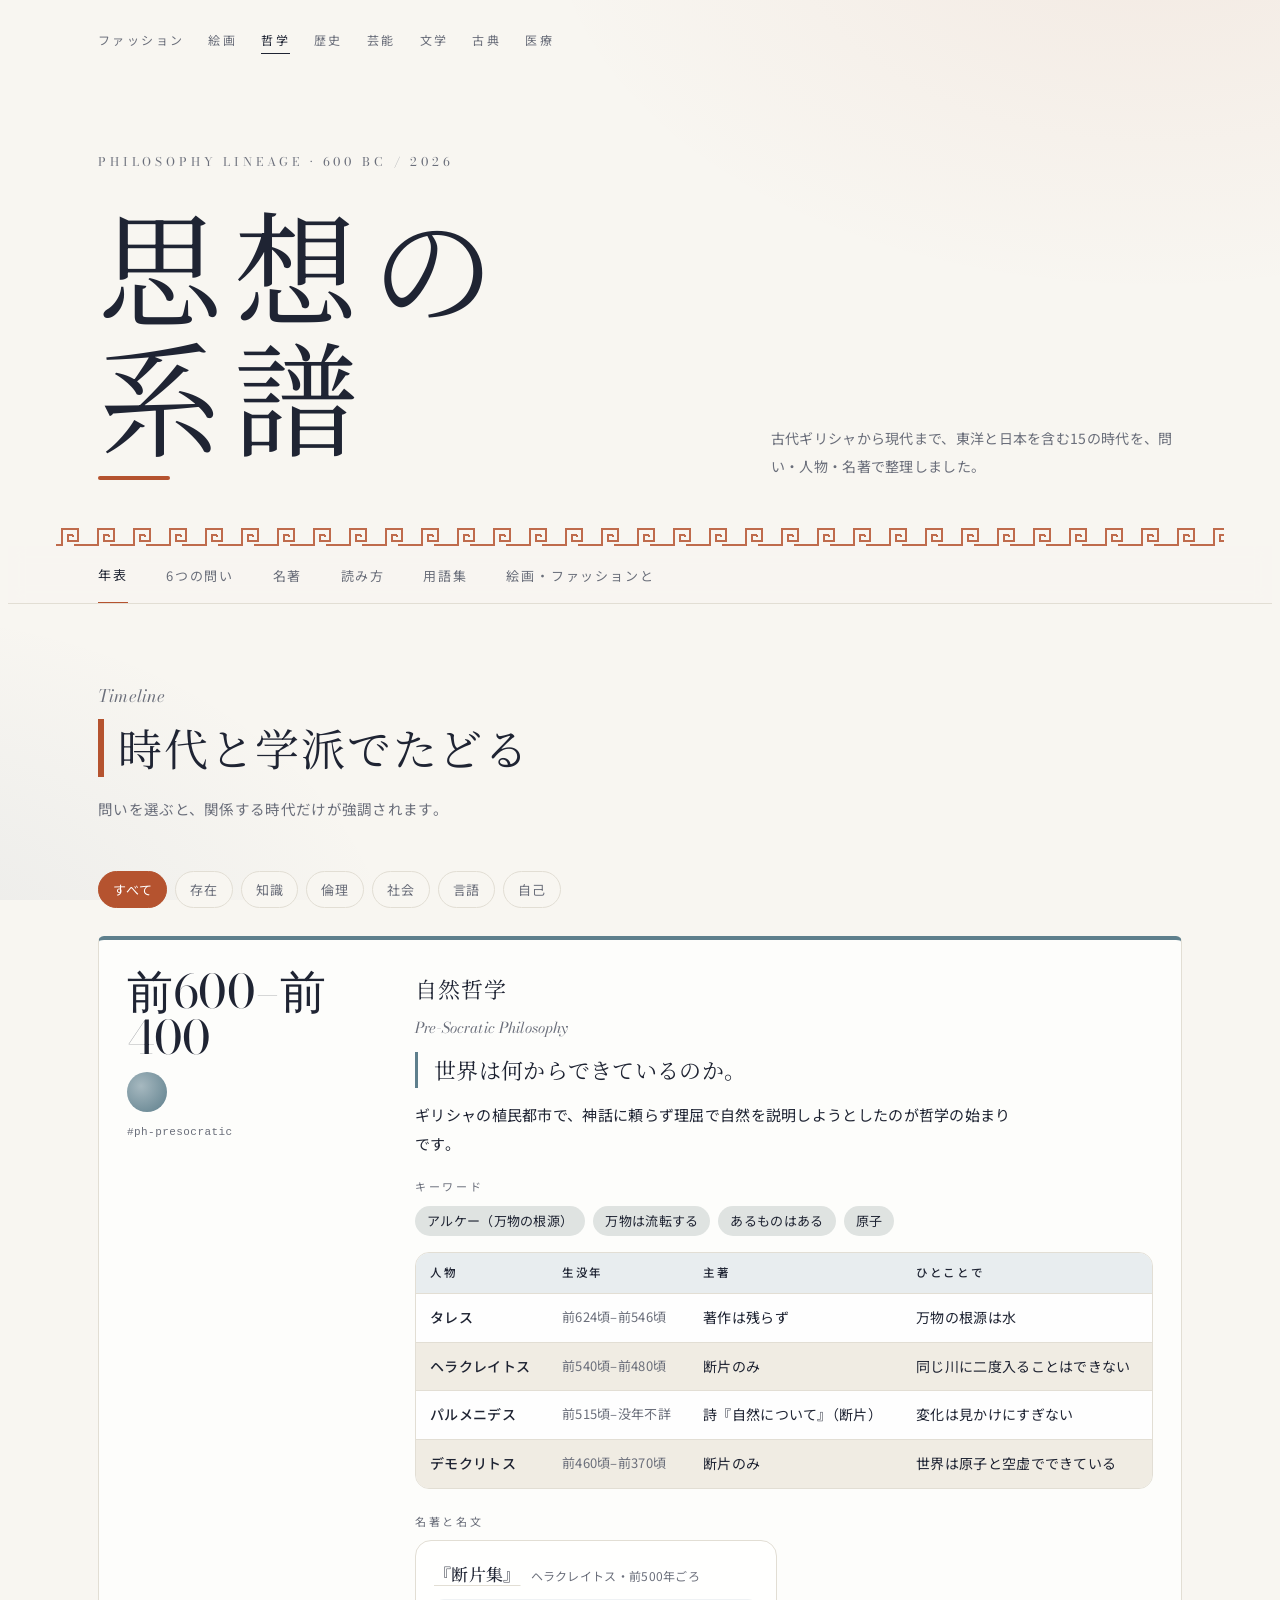
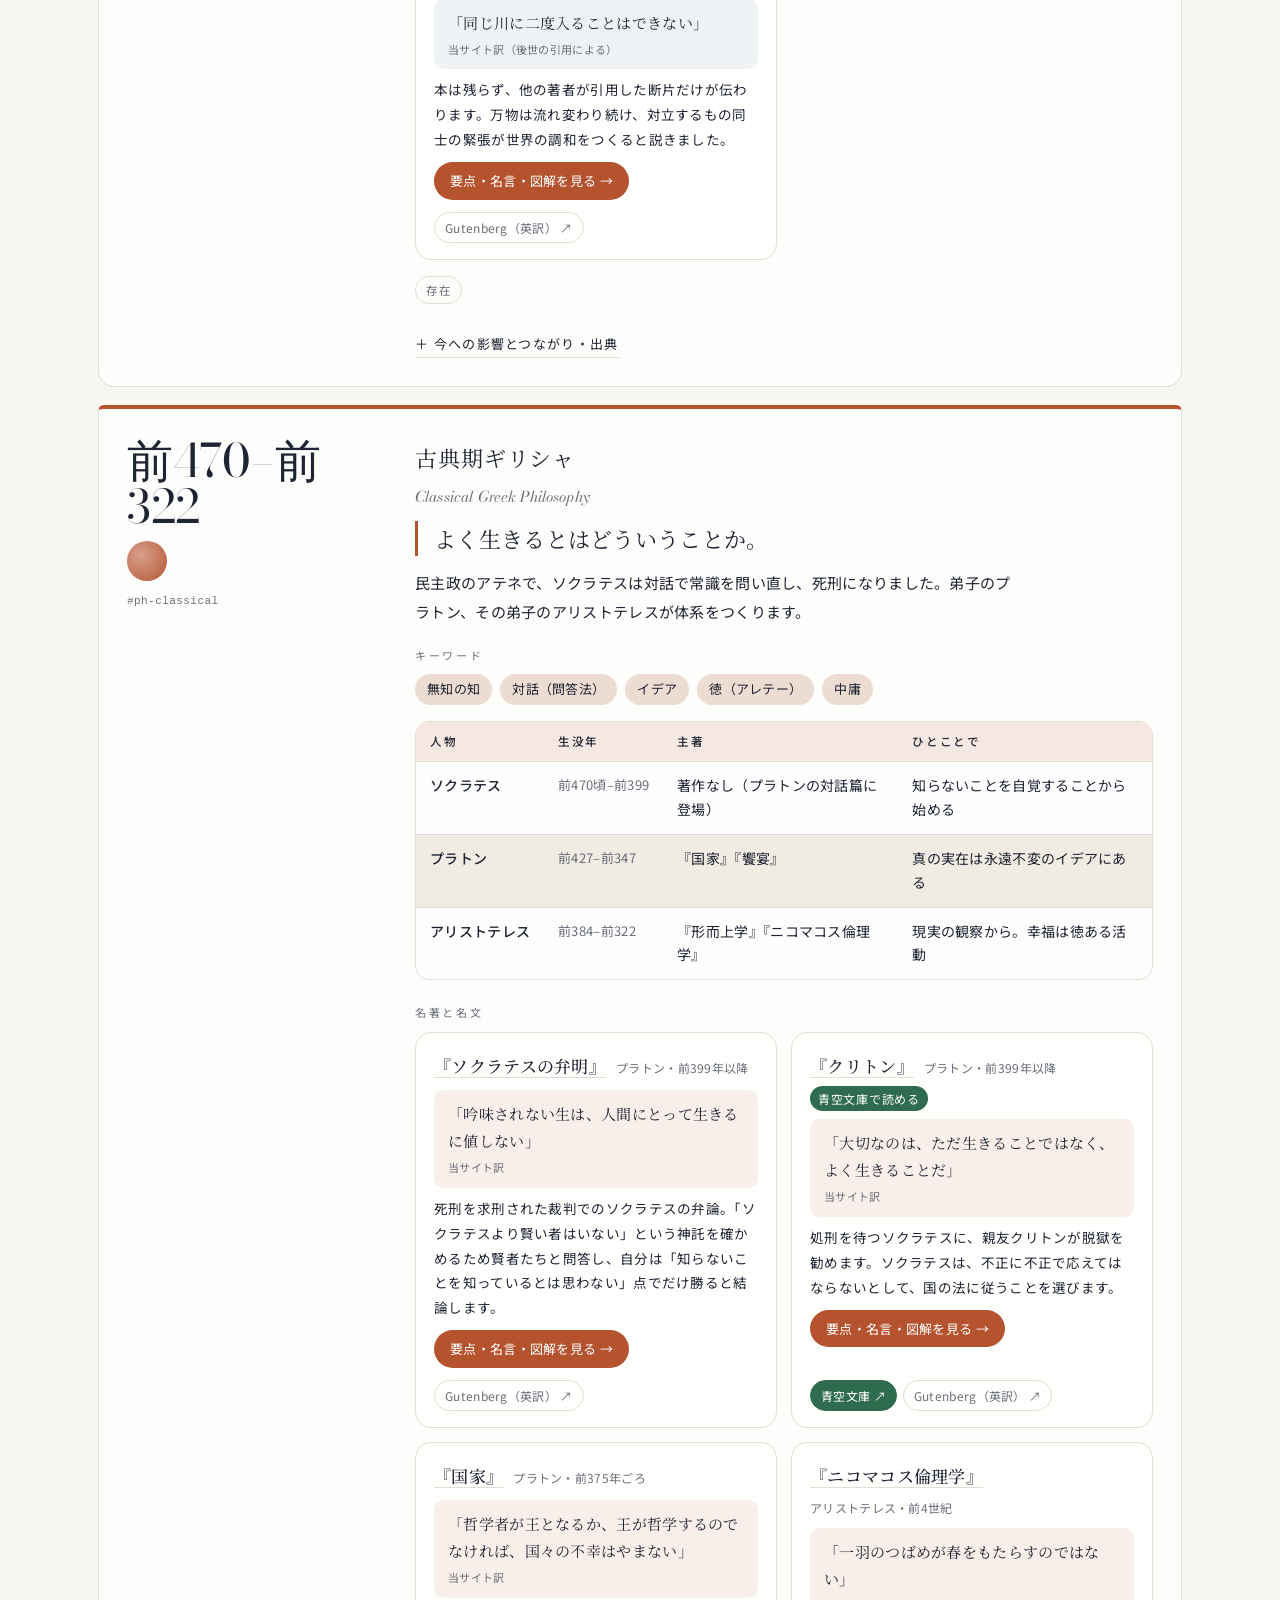
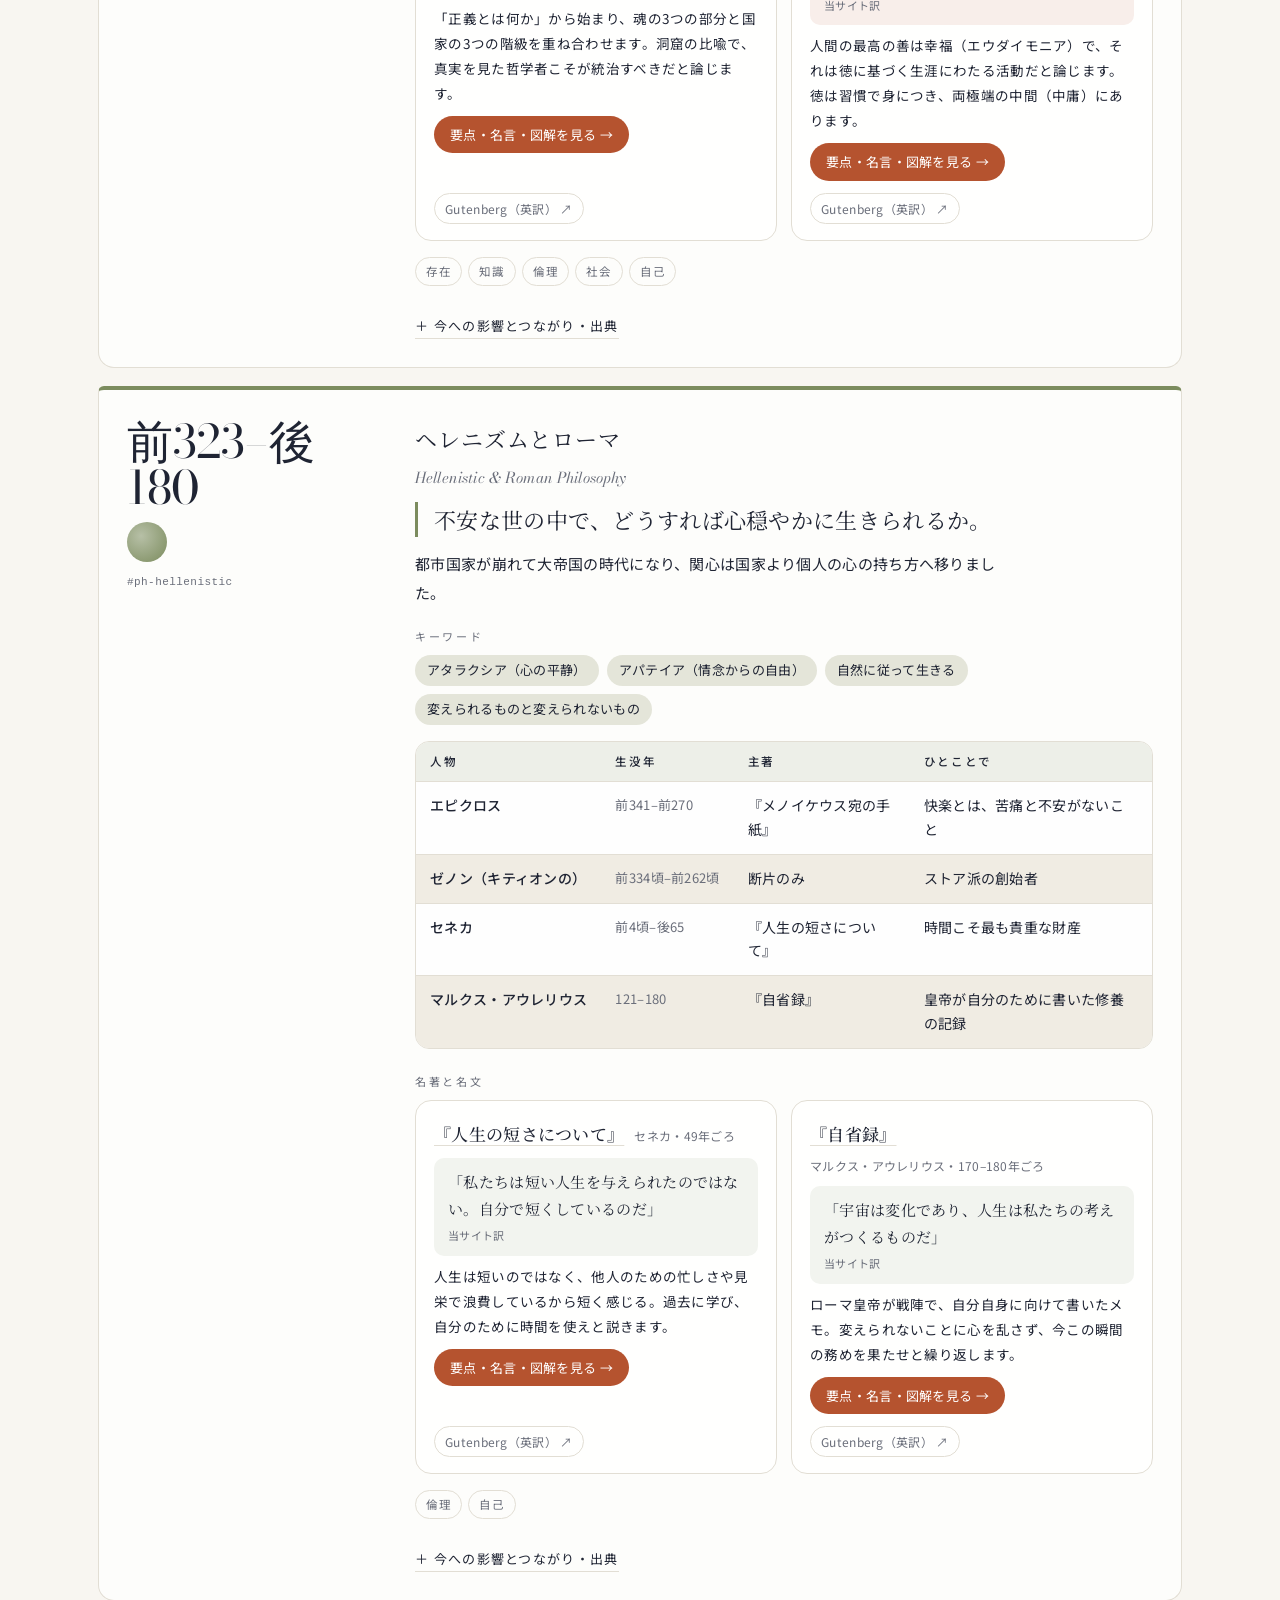
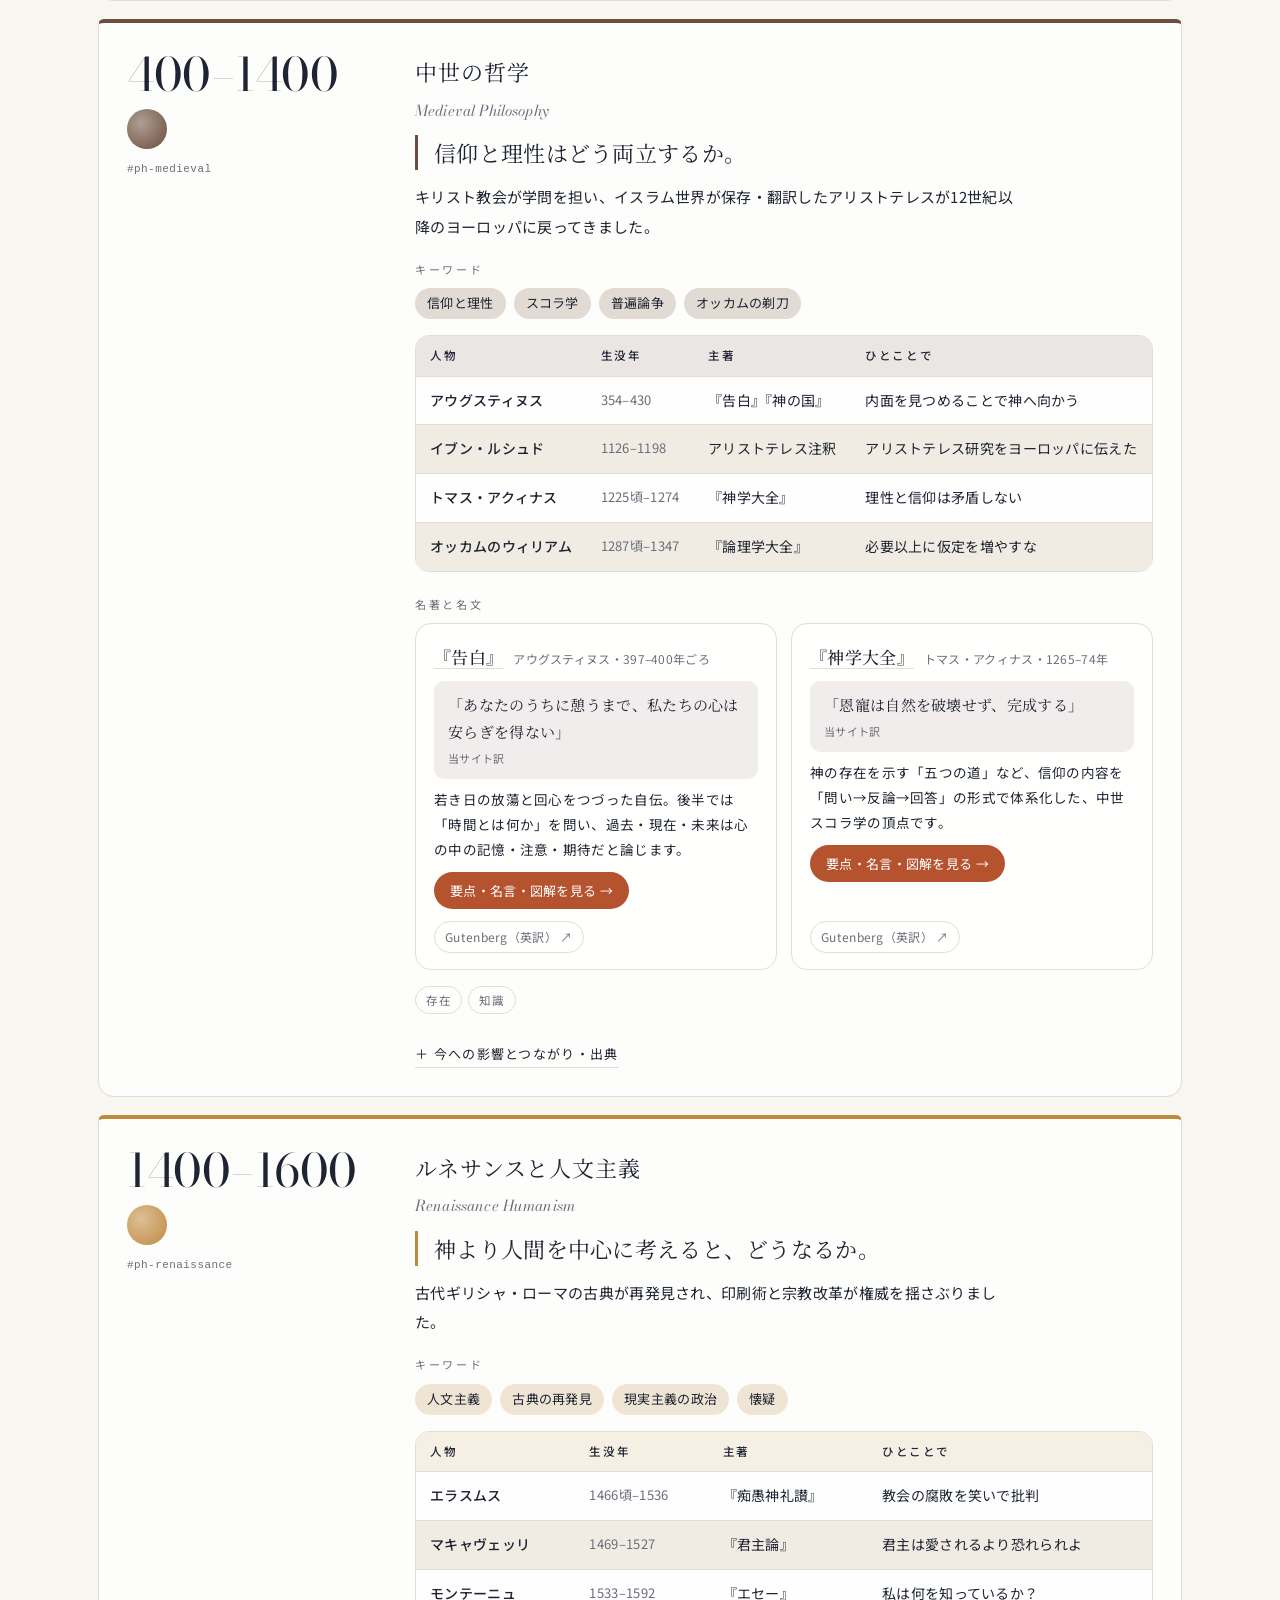
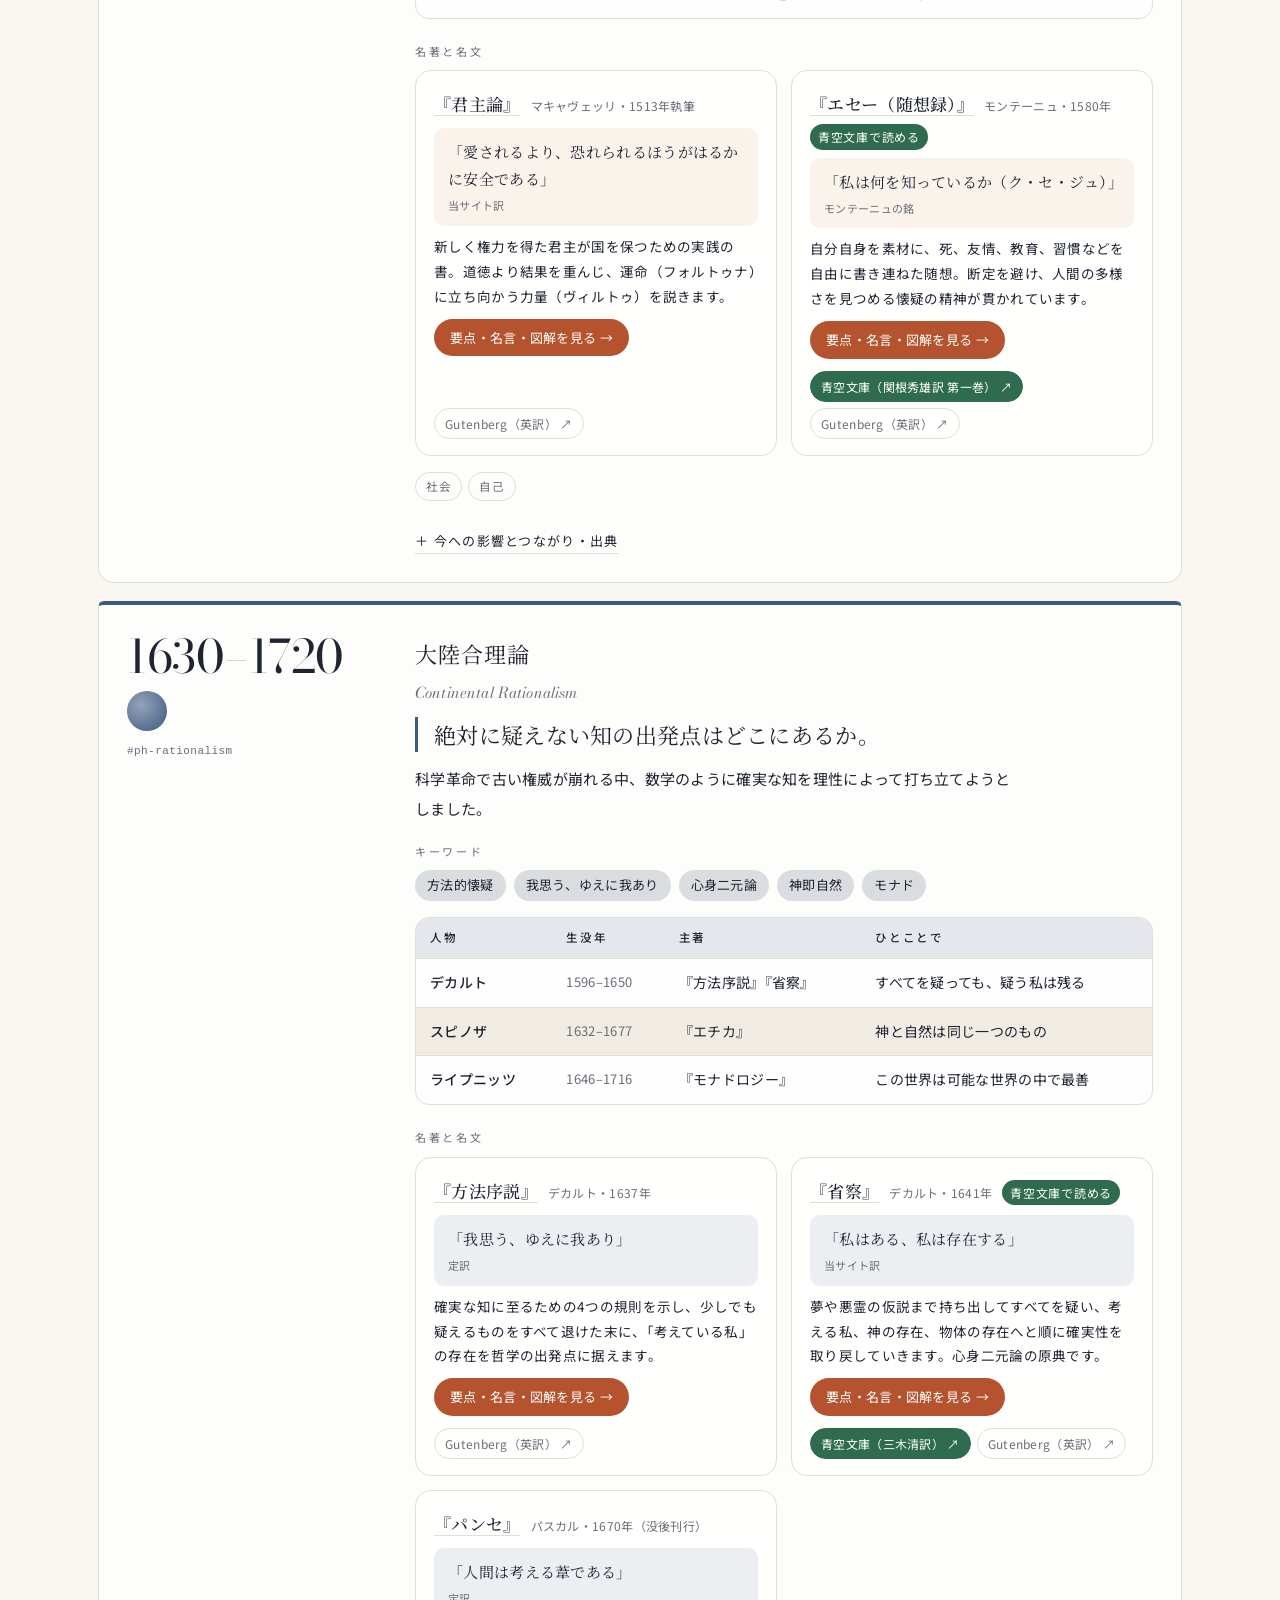
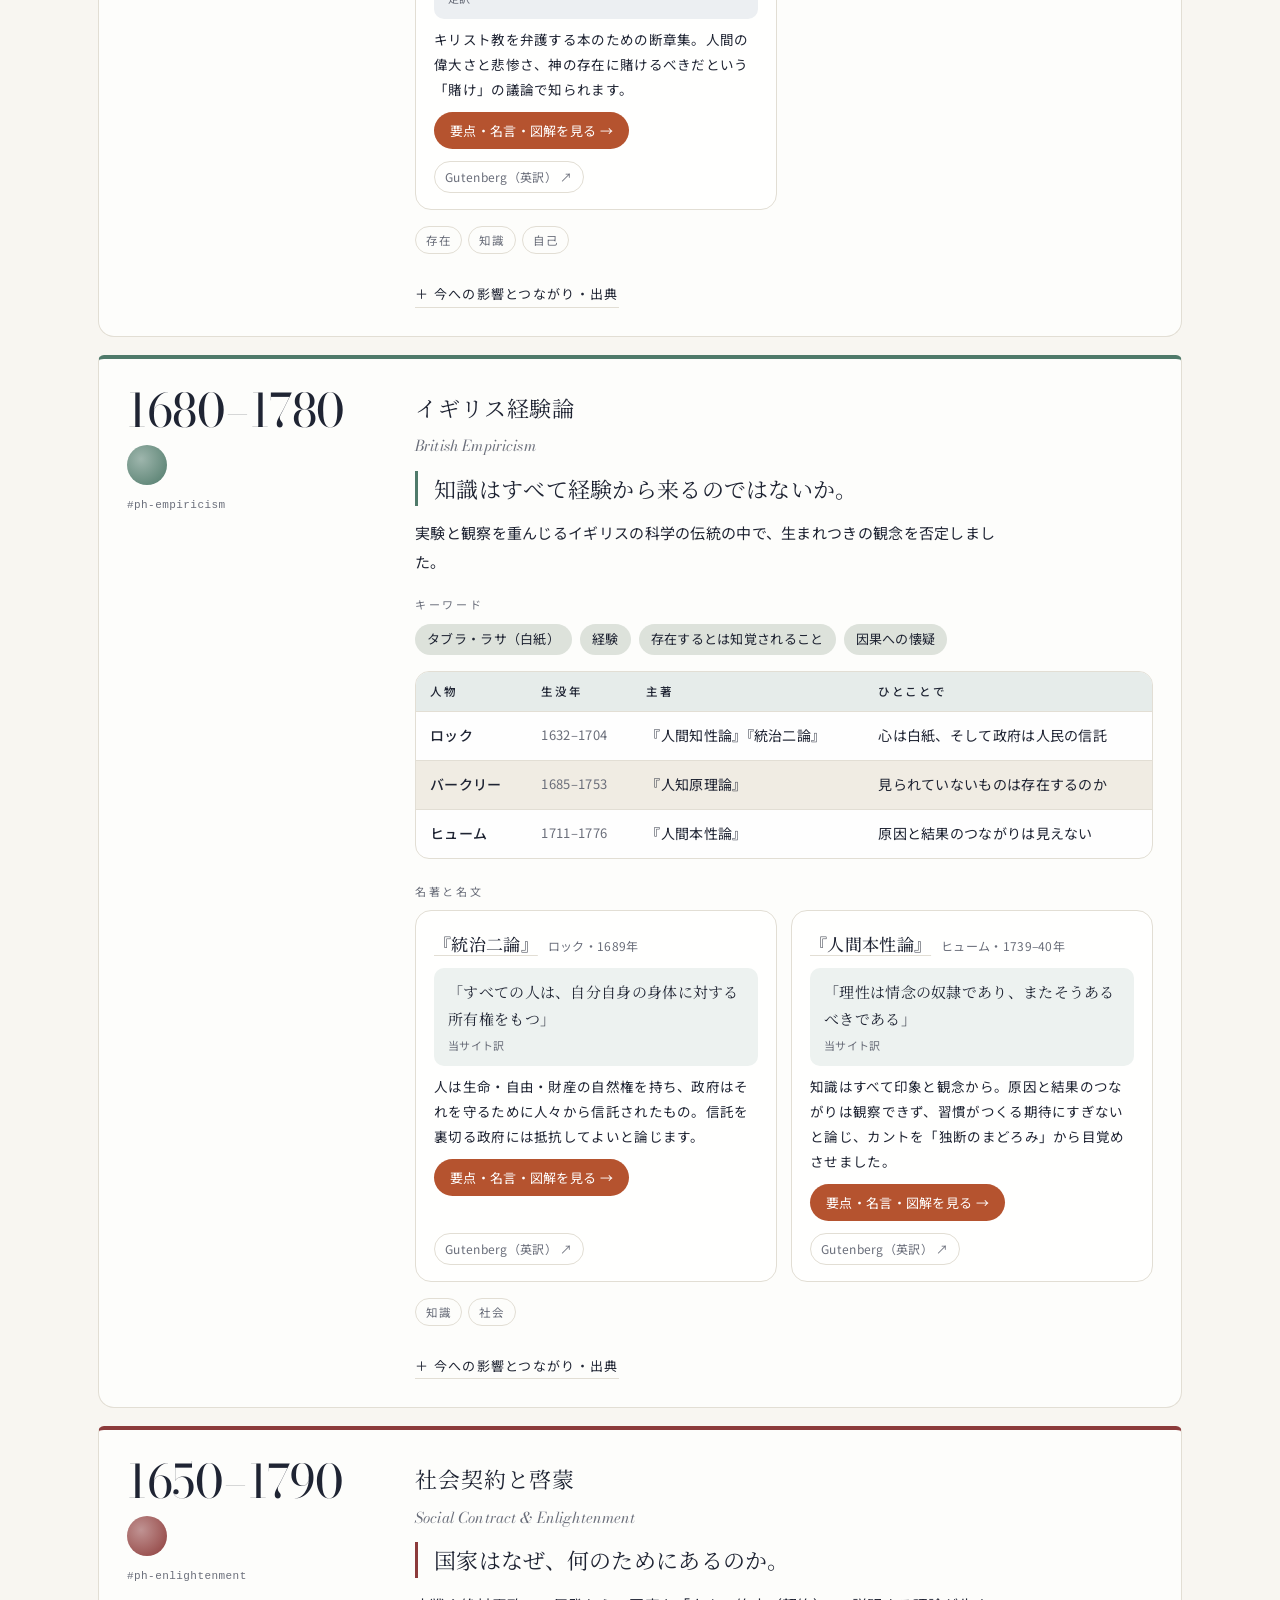
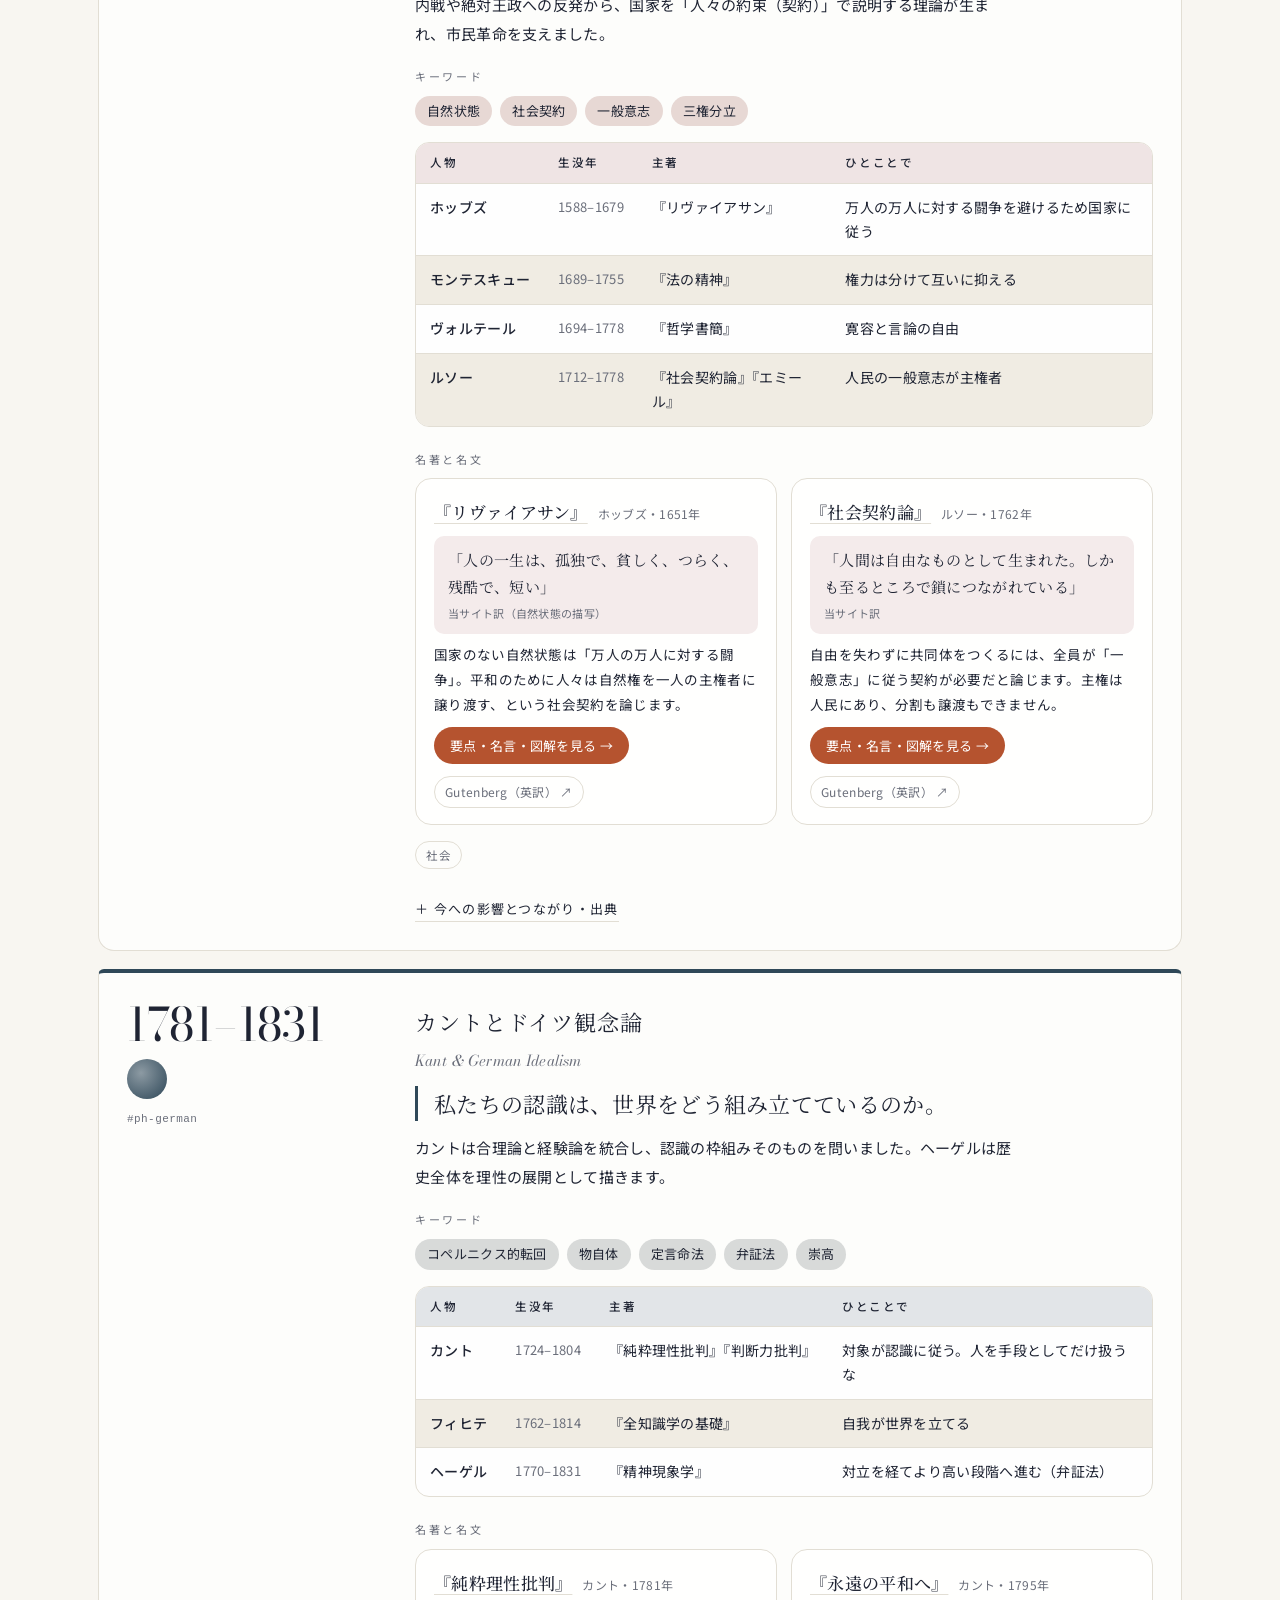
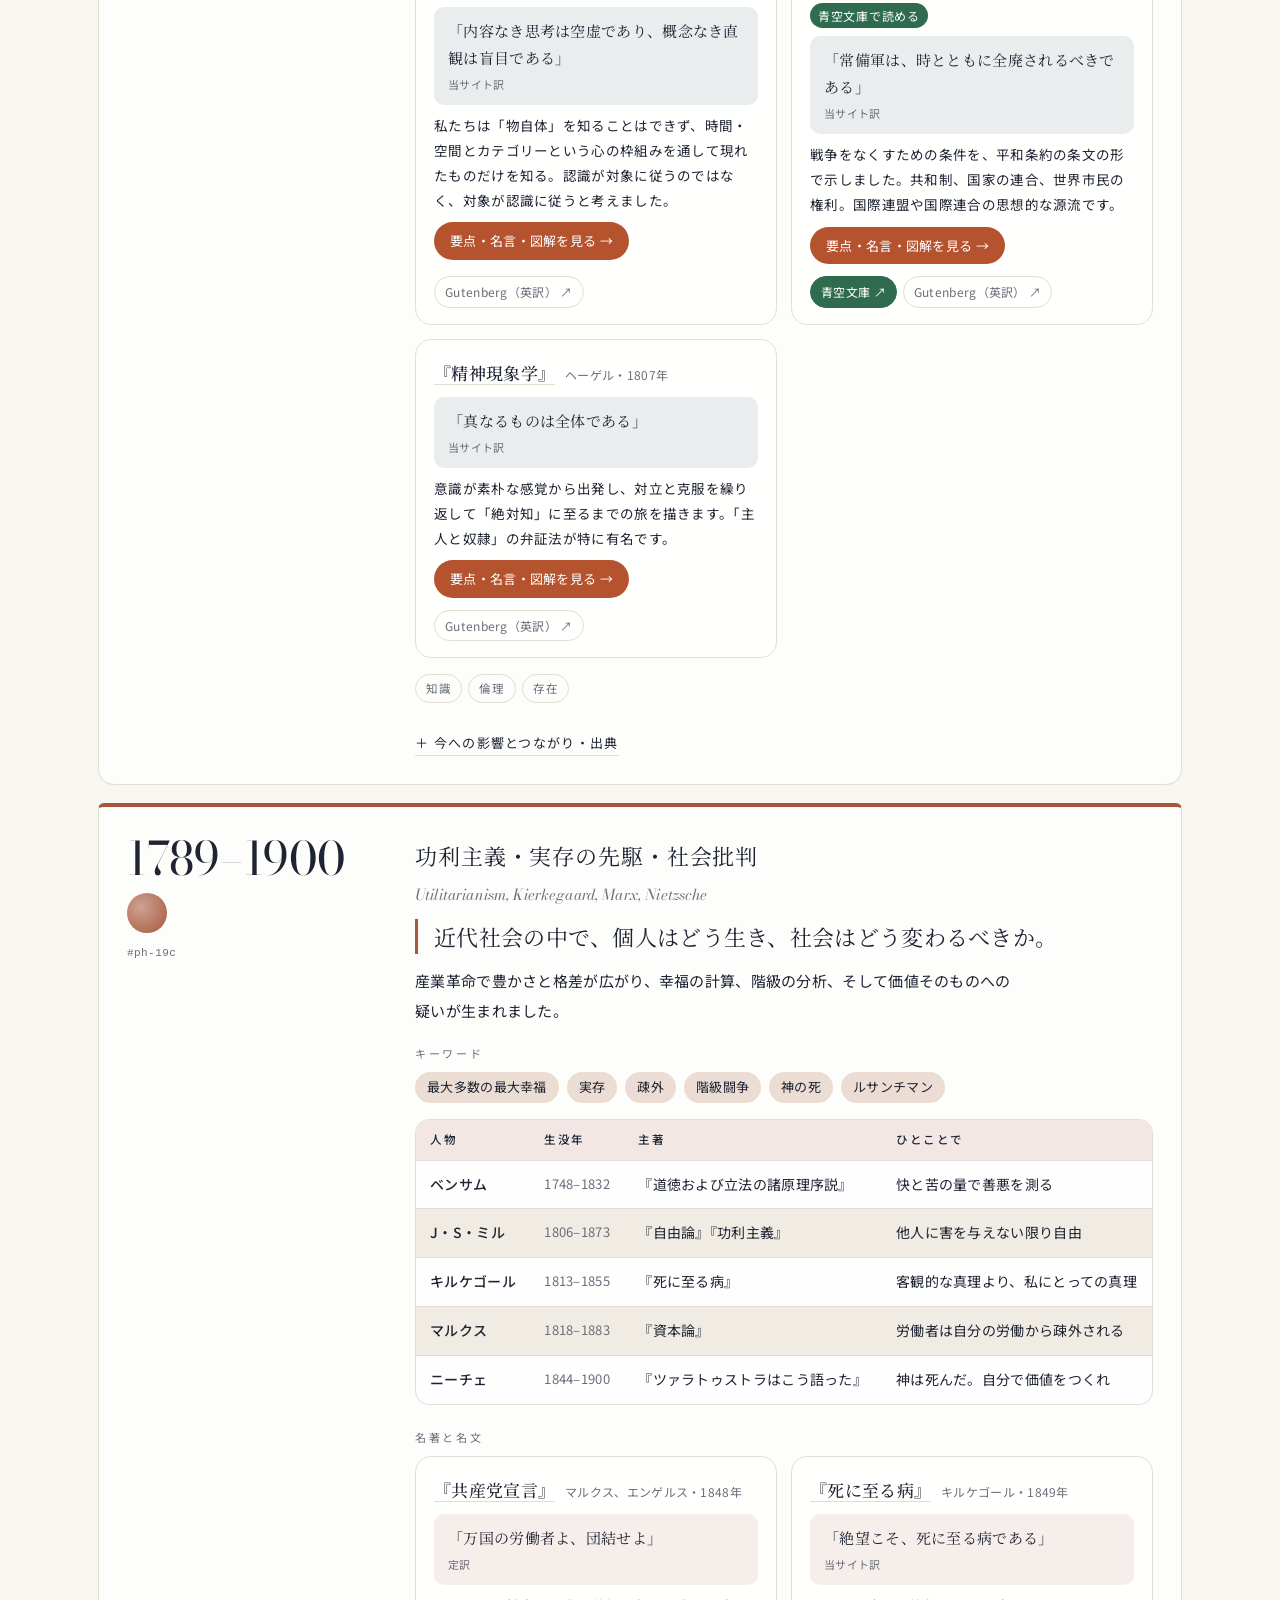
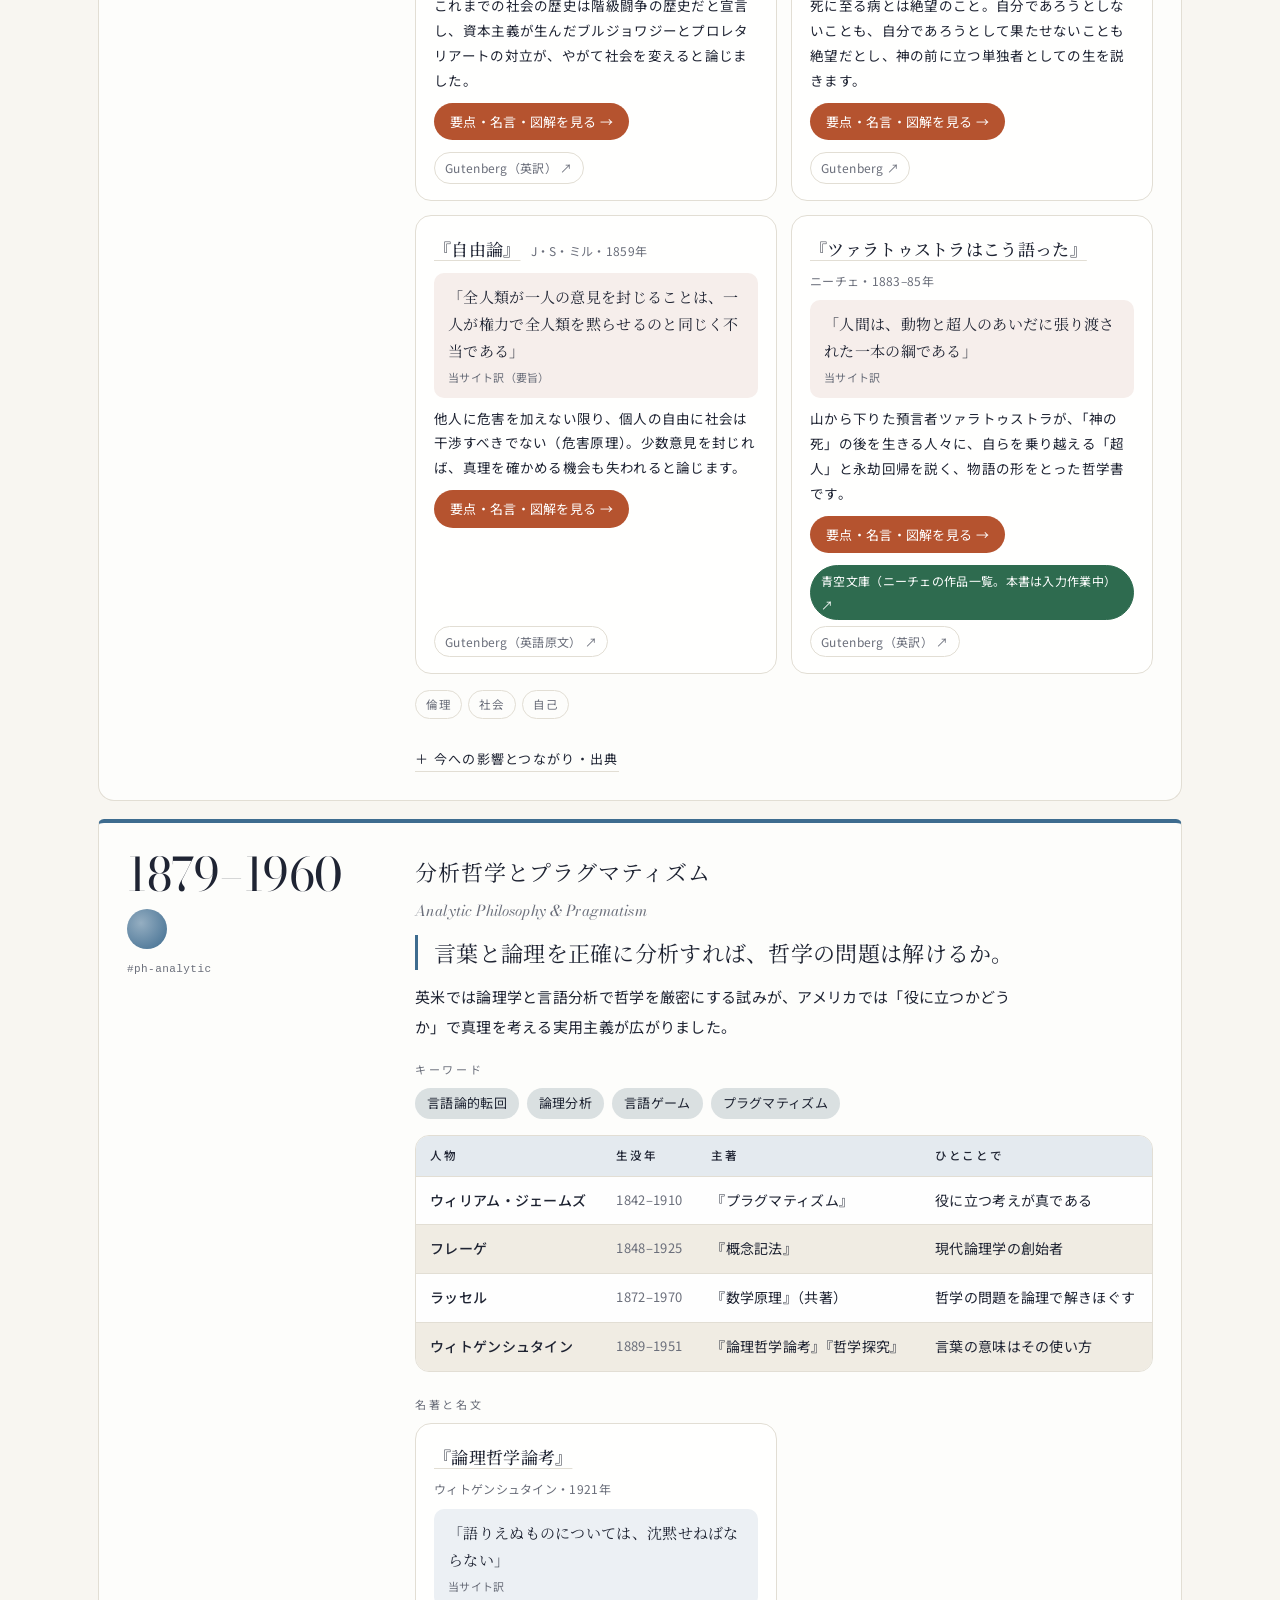
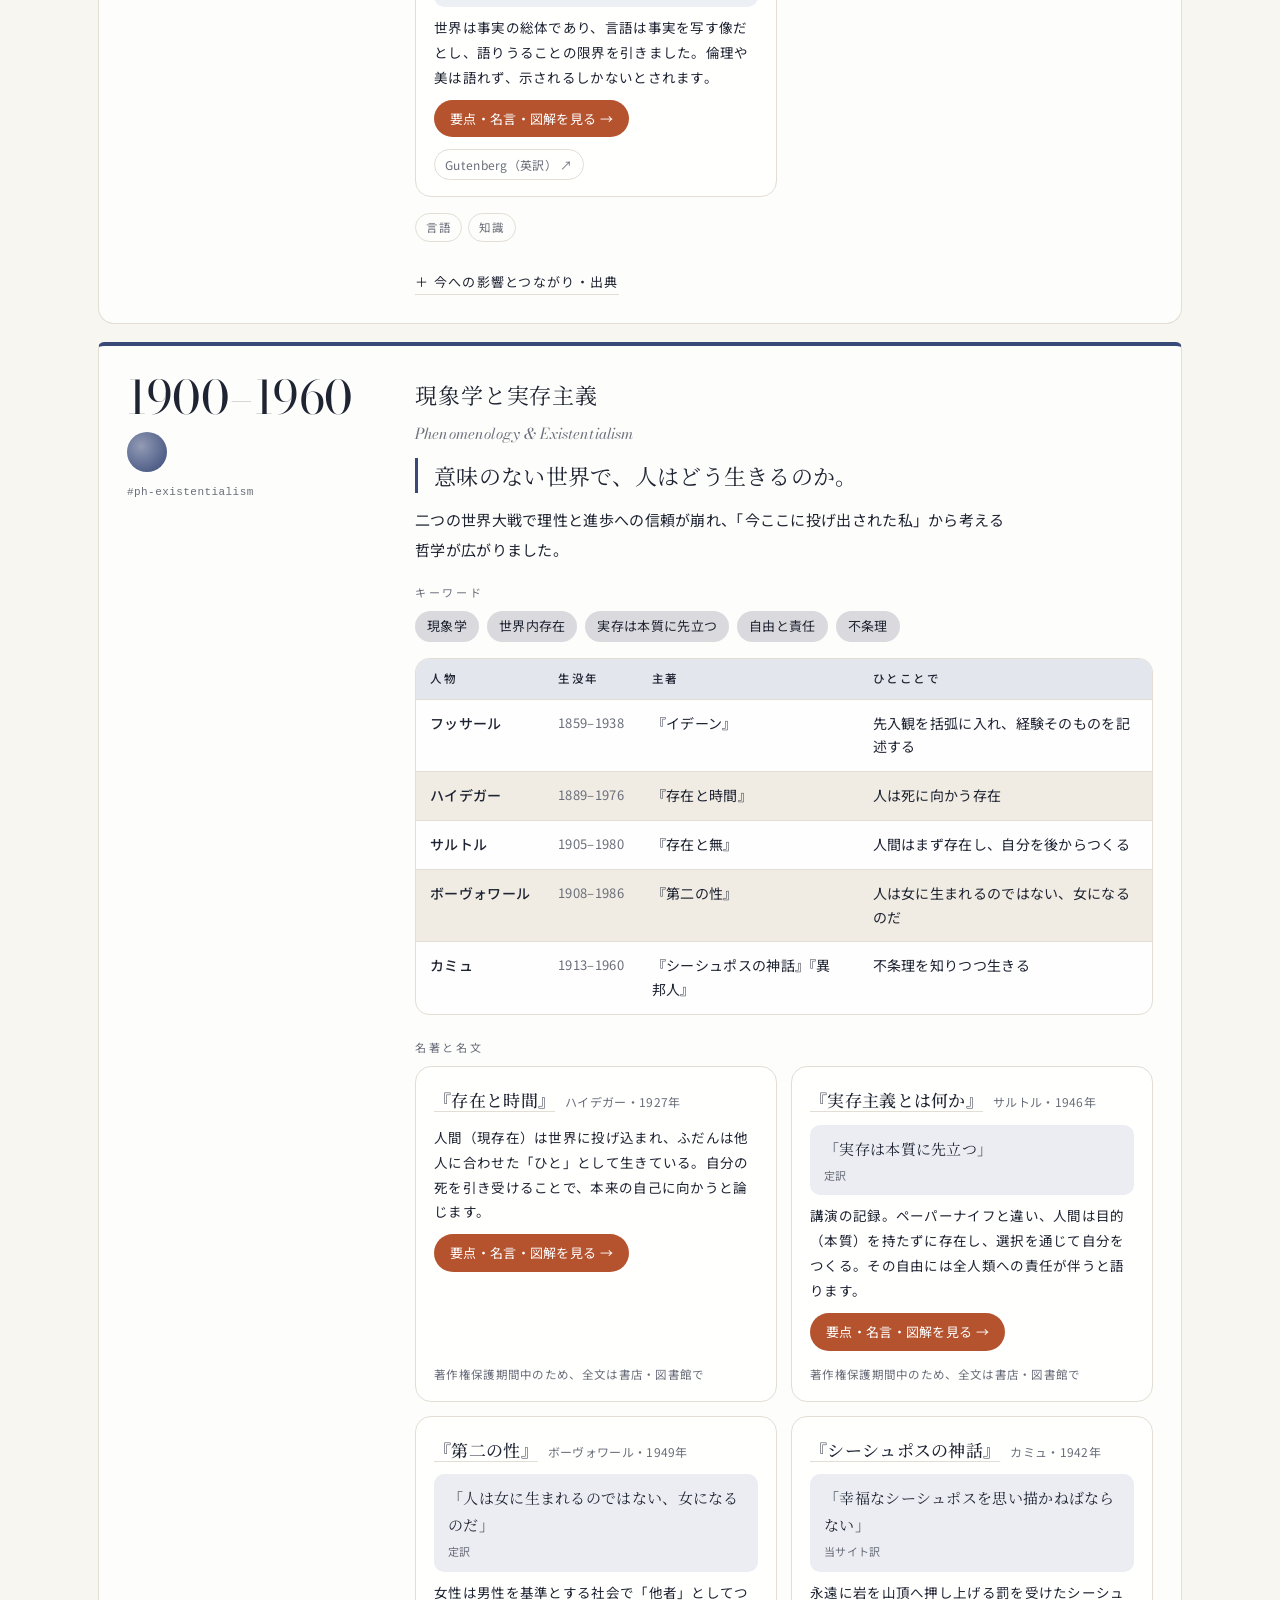
<file: philosophy.html>
<!doctype html>
<html lang="ja">
<head>
<meta charset="utf-8">
<meta name="viewport" content="width=device-width, initial-scale=1">
<title>思想の系譜</title>
<meta name="description" content="古代ギリシャから現代まで、東洋と日本を含む哲学の流れを、問い・キーワード・人物・思考実験でたどる学習用ページ">
<link rel="preconnect" href="https://fonts.googleapis.com">
<link rel="preconnect" href="https://fonts.gstatic.com" crossorigin>
<link rel="stylesheet" href="https://fonts.googleapis.com/css2?family=Bodoni+Moda:ital,opsz,wght@0,6..96,400;0,6..96,500;1,6..96,400&family=Noto+Serif+JP:wght@300;400;500&family=Noto+Sans+JP:wght@400;500&display=swap">
<link rel="stylesheet" href="site.css">
</head>
<body class="classic">

<nav class="genre wrap" aria-label="分野">
  <a href="index.html">ファッション</a>
  <a href="painting.html">絵画</a>
  <a href="philosophy.html" aria-current="page">哲学</a>
  <a href="history.html">歴史</a>
  <a href="geino.html">芸能</a>
  <a href="bungaku.html">文学</a>
  <a href="koten.html">古典</a>
  <a href="https://raiankun.github.io/medical-history/">医療</a>
</nav>

<header class="hero wrap">
  <div class="eyebrow">Philosophy Lineage · 600 BC / 2026</div>
  <h1>思想の系譜</h1>
  <p>古代ギリシャから現代まで、東洋と日本を含む15の時代を、問い・人物・名著で整理しました。</p>
</header>
<div class="meander" aria-hidden="true"></div>

<nav class="tabs" aria-label="セクション">
  <div class="wrap" role="tablist">
    <button role="tab" data-tab="timeline" aria-selected="true">年表</button>
    <button role="tab" data-tab="threads" aria-selected="false">6つの問い</button>
    <button role="tab" data-tab="books" aria-selected="false">名著</button>
    <button role="tab" data-tab="read" aria-selected="false">読み方</button>
    <button role="tab" data-tab="glossary" aria-selected="false">用語集</button>
    <button role="tab" data-tab="links" aria-selected="false">絵画・ファッションと</button>
  </div>
</nav>

<main class="wrap">
  <section id="timeline" data-panel>
    <span class="kicker">Timeline</span>
    <h2>時代と学派でたどる</h2>
    <p class="lead">問いを選ぶと、関係する時代だけが強調されます。</p>
    <div class="filter" id="filter"></div>
    <div class="thread-note" id="threadNote" hidden></div>
    <div class="eras" id="movements"></div>
  </section>

  <section id="threads" data-panel hidden>
    <span class="kicker">Six Questions</span>
    <h2>繰り返し問われる6つの問い</h2>
    <div class="threads" id="threadList"></div>
  </section>

  <section id="books" data-panel hidden>
    <span class="kicker">Great Books</span>
    <h2>名著を読む</h2>
    <p class="lead">青空文庫は著作権が切れた作品を無料で公開している電子図書館です。海外の原典は Project Gutenberg で英訳などが読めます。</p>
    <div class="filter" id="bookFilter">
      <button class="chip" data-aoz="" aria-pressed="true">すべて</button>
      <button class="chip" data-aoz="1" aria-pressed="false">青空文庫で読めるものだけ</button>
    </div>
    <div class="tbl-wrap"><table class="tbl" id="bookTable"></table></div>
    <p class="caption">名文のうち「原文」は日本語の原著から、「当サイト訳」は原典からの当サイトによる訳・要旨、「定訳」「書き下し文」は広く定着した訳です。</p>
  </section>

  <section id="read" data-panel hidden>
    <span class="kicker">How to Read</span>
    <h2>哲学の読み方</h2>
    <h3 class="sub">5つの手順</h3>
    <div class="tbl-wrap"><table class="tbl" id="steps"></table></div>
    <h3 class="sub">対立する立場</h3>
    <p class="caption" style="margin:-8px 0 16px">哲学の議論の多くは、この対立のどちらに立つか、どう乗り越えるかの話です。</p>
    <div class="tbl-wrap"><table class="tbl" id="pairs"></table></div>
    <h3 class="sub">有名な言葉</h3>
    <div class="tbl-wrap"><table class="tbl" id="quotes"></table></div>
    <h3 class="sub">思考実験</h3>
    <div class="tbl-wrap"><table class="tbl" id="experiments"></table></div>
  </section>

  <section id="glossary" data-panel hidden>
    <span class="kicker">Glossary</span>
    <h2>用語集</h2>
    <label for="q" class="eyebrow" style="display:block;margin-bottom:6px">用語を検索</label>
    <input id="q" class="search" type="search" placeholder="例：イデア、弁証法、脱構築">
    <dl class="gloss" id="gloss"></dl>
    <p class="caption">出典：各用語の <a href="https://plato.stanford.edu/" target="_blank" rel="noopener">Stanford Encyclopedia of Philosophy</a> と Wikipedia の項目</p>
  </section>

  <section id="links" data-panel hidden>
    <span class="kicker">Philosophy × Art × Fashion</span>
    <h2>絵画・ファッションとのつながり</h2>
    <p class="lead">行き先のリンクから、絵画とファッションの該当箇所へ移動できます。</p>
    <div class="tbl-wrap"><table class="tbl" id="cross"></table></div>
  </section>

  <p class="notice">生没年と刊行年は目安で、古代の人物は推定を含みます。主著の邦題は代表的な訳題です。哲学者の肖像の多くは胸像の写真で、撮影者の著作権が残る場合があるため、このページには画像を載せていません。</p>
</main>

<script src="data/philosophy.js"></script>
<script src="data/philosophy-detail.js"></script>
<script>
const THREADS = {
 being:{name:"存在", q:"本当にあるものは何か。",
  flow:[["前6C","タレス：万物の根源は水"],["前4C","プラトン：変わらないイデアこそ実在"],["1641","デカルト：心と物体は別の実体"],["1677","スピノザ：神と自然は同じもの"],["1927","ハイデガー：「ある」とはそもそも何か"]],
  note:"「何があるか」から「あるとはどういうことか」へ、問いそのものが深まっていきます。"},
 knowledge:{name:"知識", q:"私たちはどうやって知るのか。",
  flow:[["前4C","プラトン：知ることは思い出すこと"],["1690","ロック：心は白紙、知識は経験から"],["1739","ヒューム：因果関係は習慣にすぎない"],["1781","カント：認識の枠組みが対象をつくる"],["1921","ウィトゲンシュタイン：言語の限界が世界の限界"]],
  note:"理性を信じる合理論と、経験を重んじる経験論の対立を、カントがまとめ直しました。"},
 ethics:{name:"倫理", q:"どう生きるべきか、何が正しいか。",
  flow:[["前4C","アリストテレス：徳と中庸"],["前3C","エピクロスとストア派：心の平静"],["1785","カント：結果ではなく義務"],["1789","ベンサム：最大多数の最大幸福"],["1883","ニーチェ：価値そのものを問い直す"],["1975","シンガー：動物も配慮の対象"]],
  note:"「動機（義務）か、結果（幸福）か」という対立は、今のAIや医療の倫理にもそのまま現れます。"},
 society:{name:"社会", q:"国家や権力は何によって正当化されるか。",
  flow:[["前4C","プラトン：哲人王の国家"],["1532","マキャヴェッリ：理想より現実の権力"],["1651","ホッブズ：恐怖から結ぶ社会契約"],["1762","ルソー：人民の一般意志"],["1867","マルクス：経済が社会をつくる"],["1971","ロールズ：無知のヴェールと正義"]],
  note:"社会契約の考え方は、近代の憲法と民主主義の基礎になりました。"},
 language:{name:"言語", q:"言葉は世界をどう切り分けるか。",
  flow:[["1916","ソシュール：言葉の意味は差異で決まる"],["1921","ウィトゲンシュタイン：言語は世界の写し"],["1953","ウィトゲンシュタイン：意味は使い方"],["1957","バルト：日常に潜む神話"],["1967","デリダ：意味は決して確定しない"]],
  note:"20世紀に哲学の中心が「意識」から「言語」へ移り、言語論的転回と呼ばれます。"},
 self:{name:"自己", q:"私とは何か。心と身体はどう関係するか。",
  flow:[["前5C","ソクラテス：汝自身を知れ"],["1637","デカルト：我思う、ゆえに我あり"],["1849","キルケゴール：この私の実存"],["1943","サルトル：人間は自由の刑に処されている"],["1949","ボーヴォワール：女は作られる"],["1990","バトラー：性別は行為の繰り返し"]],
  note:"「与えられた本質」より「自分でつくる自己」へ。ファッションのアイデンティティ論にも直結します。"}
};


const STEPS = [
 ["何を問うているか","答えより先に、問いを一文で言えるか"],
 ["何を前提にしているか","当たり前とされていることを書き出す"],
 ["誰に反論しているか","前の時代の誰と対立しているかで、主張の輪郭が見える"],
 ["キーワードの定義","同じ言葉でも哲学者ごとに意味が違う"],
 ["今の例に当てはめる","SNS、AI、仕事、ファッションなど身近な例で試す"]
];

/* [対立, A, B, 代表] */
const PAIRS = [
 ["知識の源","合理論：理性が確実な知を生む","経験論：知識は経験から","デカルト ／ ロック、ヒューム"],
 ["世界の正体","観念論：心や精神が根本","唯物論：物質が根本","ヘーゲル ／ マルクス"],
 ["正しさの基準","義務論：行為の動機と義務","功利主義：行為の結果と幸福","カント ／ ベンサム、ミル"],
 ["人間の本質","本質主義：人には決まった本性がある","実存主義：本質は自分でつくる","アリストテレス ／ サルトル"],
 ["主体か構造か","実存主義：自由な個人が出発点","構造主義：個人は構造に規定される","サルトル ／ レヴィ＝ストロース"],
 ["自由はあるか","決定論：すべては原因で決まる","自由意志：選ぶ自由がある","スピノザ ／ カント"],
 ["国家の役割","最小国家：自由を守るだけ","福祉・平等：格差を是正する","ノージック ／ ロールズ"]
];

/* [言葉, 人物, 出典, 意味] */
const QUOTES = [
 ["無知の知","ソクラテス","プラトン『ソクラテスの弁明』","知らないと自覚している点で、知ったつもりの人より賢い"],
 ["我思う、ゆえに我あり","デカルト","『方法序説』（1637）","すべてを疑っても、疑っている私の存在は疑えない"],
 ["人間は考える葦である","パスカル","『パンセ』（1670）","人は弱いが、考えることに尊厳がある"],
 ["万人の万人に対する闘争","ホッブズ","『市民論』『リヴァイアサン』","国家がなければ、人は互いに争い合う"],
 ["神は死んだ","ニーチェ","『悦ばしき知識』（1882）","絶対的な価値の基準が失われた時代の宣言"],
 ["語りえぬものについては沈黙せねばならない","ウィトゲンシュタイン","『論理哲学論考』（1921）","言葉で論じられる範囲には限界がある"],
 ["実存は本質に先立つ","サルトル","『実存主義とは何か』（1946）","人はまず存在し、何者になるかは自分で決める"],
 ["人は女に生まれるのではない、女になるのだ","ボーヴォワール","『第二の性』（1949）","「女らしさ」は社会がつくる"]
];

/* [名前, 考えた人, 設定, 何を問うか, 出典] */
const EXPERIMENTS = [
 ["洞窟の比喩","プラトン","洞窟の壁の影だけを見て育った人が、外の世界に出たら","見ている世界は本物の影にすぎないのでは","Allegory_of_the_cave"],
 ["テセウスの船","古代ギリシャの伝承","船の部品をすべて取り替えたら、同じ船か","時間がたっても「同じ」とはどういうことか","Ship_of_Theseus"],
 ["トロッコ問題","フィリッパ・フット（1967）","5人を救うために、進路を切り替えて1人を犠牲にするか","結果か、行為そのものか","Trolley_problem"],
 ["経験機械","ロバート・ノージック（1974）","望む快楽を一生体験できる機械につながるか","幸福は快楽だけで決まるのか","Experience_machine"],
 ["無知のヴェール","ジョン・ロールズ（1971）","自分の性別も財産も才能も知らずに社会のルールを選ぶなら","公正な社会とは何か","Original_position"],
 ["中国語の部屋","ジョン・サール（1980）","中国語を知らない人がマニュアル通りに完璧な返答をする","記号を処理できれば「理解」しているのか（AIへの問い）","Chinese_room"],
 ["水槽の脳","ヒラリー・パトナム（1981）","自分は培養液の中の脳で、経験はすべて電気信号かもしれない","外の世界があると証明できるか","Brain_in_a_vat"],
 ["哲学的ゾンビ","デイヴィッド・チャーマーズ（1996）","人とまったく同じに振る舞うが、内面の経験がない存在","意識は物理的な働きだけで説明できるか","Philosophical_zombie"]
];

/* [哲学, 内容, 行き先URL, 行き先名, 出典] */
const CROSS = [
 ["プラトンとアリストテレス","天を指すプラトンと地を示すアリストテレス。理想と現実という二人の違いを一枚で表す","painting.html#mv-high","絵画：盛期ルネサンス","The_School_of_Athens"],
 ["新プラトン主義","メディチ家周辺で流行し、神話の美を通じて神的な美に至るという考えが、ボッティチェリの絵の背景にあるとされる","painting.html#mv-early","絵画：初期ルネサンス","Neoplatonism"],
 ["崇高（バーク、カント）","人を圧倒する自然への畏れと快。フリードリヒやターナーの絵の理論的な背景","painting.html#mv-romantic","絵画：ロマン主義","Sublime_(philosophy)"],
 ["ベンヤミン「複製技術時代の芸術作品」","複製で作品の「アウラ（一回きりの輝き）」が失われると論じた。ウォーホルの反復を読む鍵","painting.html#mv-pop","絵画：ポップアート","The_Work_of_Art_in_the_Age_of_Mechanical_Reproduction"],
 ["ジンメル「流行」（1904）","流行は「みんなと同じでいたい」と「人と違いたい」の両方から生まれると分析","index.html#era-0","ファッション：1858–1910s","Georg_Simmel"],
 ["実存主義","戦後パリのサン＝ジェルマン＝デ＝プレで、黒い服とタートルネックが知識人と若者の装いに","index.html#era-4","ファッション：1950s","Juliette_Gréco"],
 ["バルト『モードの体系』（1967）","雑誌の言葉が服に意味を与える仕組みを記号論で分析","index.html#era-5","ファッション：1960s","Roland_Barthes"],
 ["デリダの脱構築","「完成した服」の前提を崩す川久保玲やマルジェラの服は、しばしば脱構築と呼ばれた","index.html#era-7","ファッション：1980s","Deconstruction"],
 ["ボードリヤールの消費社会論","人はモノではなく記号（ブランド）を消費する。ロゴ全盛期を読む視点","index.html#era-9","ファッション：2000s","Jean_Baudrillard"],
 ["バトラーのジェンダー論","性別は繰り返しの装いと行為でつくられる。ジェンダーレスな服の理論的な背景","index.html#era-10","ファッション：2010s","Judith_Butler"],
 ["九鬼周造『「いき」の構造』","江戸の美意識「いき」を、媚態・意気地・諦めの3要素で分析","painting.html#mv-ukiyoe","絵画：浮世絵","Kuki_Shūzō"]
];

const GLOSS = [
 ["形而上学","Metaphysics","存在や実在、因果など、経験を超えた世界の根本を問う分野"],
 ["存在論","Ontology","「何が存在するか」「存在するとはどういうことか」を問う分野"],
 ["認識論","Epistemology","知識とは何か、どうすれば正しく知れるかを問う分野"],
 ["倫理学","Ethics","善悪や正しい行為、よい生き方を問う分野"],
 ["イデア","Idea / Form","プラトンの言う、変化する個物の背後にある永遠不変の本質"],
 ["アレテー","Arete","古代ギリシャの「徳」。もののよさ、卓越性"],
 ["中庸","Golden mean","アリストテレスの徳。勇気は無謀と臆病の中間、のように両極端を避けること"],
 ["スコラ学","Scholasticism","中世の大学で発達した、論証を積み重ねる神学・哲学の方法"],
 ["ア・プリオリ","A priori","経験に先立って成り立つ知。数学の真理など"],
 ["超越論的","Transcendental","カントの用語。経験を可能にする条件そのものに関わること"],
 ["定言命法","Categorical imperative","カントの道徳法則。条件抜きで「〜せよ」と命じる義務"],
 ["弁証法","Dialectic","対立する考えのぶつかり合いから、より高い段階へ進む思考の運動"],
 ["功利主義","Utilitarianism","行為の正しさを、結果として生む幸福の総量で判断する立場"],
 ["社会契約","Social contract","国家の正当性を、人々の合意・契約から説明する考え"],
 ["疎外","Alienation","人が自分のつくったものや労働から切り離され、よそよそしくなること"],
 ["ルサンチマン","Ressentiment","ニーチェの用語。弱者が強者に抱く恨みが、価値の転倒を生むこと"],
 ["永劫回帰","Eternal recurrence","ニーチェの思想。同じ人生が永遠に繰り返されても肯定できるか"],
 ["現象学","Phenomenology","先入観を括弧に入れ、意識に現れる経験そのものを記述する方法"],
 ["実存","Existence","一般的な人間の本質ではなく、今ここに生きるかけがえのないこの私"],
 ["言語ゲーム","Language game","後期ウィトゲンシュタイン。言葉の意味は、生活の中の使われ方で決まる"],
 ["構造主義","Structuralism","個々の要素ではなく、要素どうしの関係（構造）に注目する方法"],
 ["脱構築","Deconstruction","デリダの方法。テキストの前提にある二項対立を揺さぶり、意味の不安定さを示す"],
 ["シミュラークル","Simulacrum","ボードリヤールの用語。オリジナルのないコピー、現実より現実らしい記号"],
 ["パノプティコン","Panopticon","中央の監視塔から全員を見渡せる監獄。フーコーが近代の権力のモデルとした"],
 ["プラグマティズム","Pragmatism","考えの真偽を、実際に役立つか、どんな結果を生むかで判断する立場"],
 ["空","Śūnyatā","仏教、特に龍樹の思想。すべては関係の中で成り立ち、固定した実体はないこと"]
];


const bookCard = b => `
  <article class="book">
   <div class="bk-head"><b><a href="book.html?id=${b.id}">『${b.t}』</a></b><span>${b.a}・${b.y}</span>${isAozora(b) ? `<span class="badge">青空文庫で読める</span>` : ""}</div>
   ${b.q ? `<blockquote>「${b.q}」<cite>${b.qn}</cite></blockquote>` : ""}
   <p>${b.sum}</p>
   <a class="more-btn" href="book.html?id=${b.id}">要点・名言・図解を見る →</a>
   ${b.read.length ? `<div class="bk-links">${b.read.map(r => `<a class="${r[1].includes("aozora") ? "aoz" : ""}" href="${r[1]}" target="_blank" rel="noopener">${r[0]} ↗</a>`).join("")}</div>` : `<div class="bk-links"><span>著作権保護期間中のため、全文は書店・図書館で</span></div>`}
  </article>`;

const $ = s => document.querySelector(s);
const esc = s => s.replace(/[&<>"]/g, m => ({"&":"&amp;","<":"&lt;",">":"&gt;",'"':"&quot;"}[m]));
const idTag = id => `<a class="sid" href="#${id}" data-copy="${id}" title="このIDのリンクをコピー">#${id}</a>`;
const mvById = id => MOVEMENTS.find(m => m.id === id);
/* 出典：http で始まればそのURL、それ以外は英語版ウィキペディアの記事名 */
const srcUrl = s => s.startsWith("http") ? s : "https://en.wikipedia.org/wiki/" + encodeURIComponent(s);
const srcName = s => !s.startsWith("http") ? "Wikipedia" : s.includes("plato.stanford.edu") ? "Stanford Encyclopedia" : new URL(s).hostname.replace(/^www\./, "");
const srcLink = s => `<a class="src-a" href="${srcUrl(s)}" target="_blank" rel="noopener">${srcName(s)} ↗</a>`;
const table = (head, rows) => `<thead><tr>${head.map(h => `<th scope="col">${h}</th>`).join("")}</tr></thead><tbody>${rows.map(r => `<tr>${r.map((c,i) => `<td data-l="${head[i]}"><span>${c}</span></td>`).join("")}</tr>`).join("")}</tbody>`;

$("#movements").innerHTML = MOVEMENTS.map(m => `
 <article class="era mv" data-th="${m.th.join(" ")}" id="${m.id}" style="--mc:${m.c}">
  <div class="swatch"><div class="years">${m.y}</div><div class="cloth"></div>${idTag(m.id)}</div>
  <div class="era-body">
   <h3>${m.t}<span class="en">${m.en}</span></h3>
   <p class="bigq">${m.q}</p>
   <p class="sum">${m.ctx}</p>
   <h4 class="lbl">キーワード</h4>
   <ul class="signs">${m.key.map(s => `<li>${s}</li>`).join("")}</ul>
   <div class="tbl-wrap"><table class="tbl people">${table(["人物","生没年","主著","ひとことで"], m.p.map(p => [
     `<a href="${srcUrl(p[4])}" target="_blank" rel="noopener"><b>${p[0]}</b></a>`, p[1], p[2], p[3]]))}</table></div>
   ${BOOKS.some(b => b.m === m.id) ? `<h4 class="lbl">名著と名文</h4><div class="books">${BOOKS.filter(b => b.m === m.id).map(bookCard).join("")}</div>` : ""}
   <div class="tags">${m.th.map(t => `<span class="tag">${THREADS[t].name}</span>`).join("")}</div>
   <details>
    <summary>今への影響とつながり・出典</summary>
    <div class="tbl-wrap"><table class="tbl meta">${table(["項目","内容"], [
      ["今への影響", m.l],
      ...(m.x ? [["つながり", m.x.map(x => `<a href="${x[0]}">${x[1]} →</a>`).join("<br>")]] : []),
      ["出典", m.src.map(srcLink).join(" ") + "<br><small>人物名のリンク先は各人物の Wikipedia 記事</small>"]])}</table></div>
   </details>
  </div>
 </article>`).join("");

let active = null;
function renderFilter(){
  $("#filter").innerHTML = `<button class="chip" data-t="" aria-pressed="${!active}">すべて</button>` +
    Object.entries(THREADS).map(([k,v]) => `<button class="chip" data-t="${k}" aria-pressed="${active===k}">${v.name}</button>`).join("");
}
function applyThread(t){
  active = t || null;
  renderFilter();
  document.querySelectorAll("#movements .era").forEach(el => el.classList.toggle("dim", !!active && !el.dataset.th.split(" ").includes(active)));
  const n = $("#threadNote");
  if (active){ n.hidden = false; n.innerHTML = `<b>${THREADS[active].name}</b>：${THREADS[active].q}${THREADS[active].note}`; }
  else n.hidden = true;
}
$("#filter").addEventListener("click", e => { const b = e.target.closest(".chip"); if (b) applyThread(b.dataset.t); });
renderFilter();

$("#threadList").innerHTML = Object.entries(THREADS).map(([k,v]) => `
 <div class="thread">
  <h3>${v.name}</h3>
  <p class="q">${v.q}</p>
  <div class="flow">${v.flow.map(f => `<span class="n"><b>${f[0]}</b>${f[1]}</span>`).join("")}</div>
  <p class="see">${v.note}<br><button class="linkbtn" data-goto="${k}">年表でこの問いを見る</button></p>
 </div>`).join("");
$("#threadList").addEventListener("click", e => {
  const b = e.target.closest("[data-goto]"); if (!b) return;
  showTab("timeline"); applyThread(b.dataset.goto); window.scrollTo({top:0});
});

$("#steps").innerHTML = table(["手順","見ること","ポイント"], STEPS.map((s,i) => [`<span class="num">${i+1}</span>`, `<b>${s[0]}</b>`, s[1]]));
$("#pairs").innerHTML = table(["対立","こちら側","あちら側","代表"], PAIRS.map(p => [`<b>${p[0]}</b>`, p[1], p[2], p[3]]));
$("#quotes").innerHTML = table(["言葉","人物","出典","意味"], QUOTES.map(q => [`<b class="quote">「${q[0]}」</b>`, q[1], q[2], q[3]]));
$("#experiments").innerHTML = table(["思考実験","考えた人","設定","何を問うか","出典"], EXPERIMENTS.map(x => [`<b>${x[0]}</b>`, x[1], x[2], x[3], srcLink(x[4])]));
$("#cross").innerHTML = table(["哲学","内容","行き先","出典"], CROSS.map(c => [`<b>${c[0]}</b>`, c[1], `<a href="${c[2]}">${c[3]} →</a>`, srcLink(c[4])]));


function renderBooks(aozOnly){
  document.querySelectorAll("#bookFilter .chip").forEach(c => c.setAttribute("aria-pressed", String(!!c.dataset.aoz === aozOnly)));
  const list = BOOKS.filter(b => !aozOnly || isAozora(b));
  $("#bookTable").innerHTML = table(["書名","著者・年","時代","読む"], list.map(b => {
    const m = mvById(b.m);
    return [`<b><a href="book.html?id=${b.id}">『${b.t}』</a></b>${isAozora(b) ? ` <span class="badge">青空文庫</span>` : ""}<small>${b.sum}</small>`, `${b.a}<br><small>${b.y}</small>`,
      `<a class="mpill" href="#${m.id}" style="--mc:${m.c}">${m.t}</a>`,
      b.read.length ? b.read.map(r => `<a class="src-a" href="${r[1]}" target="_blank" rel="noopener">${r[0]} ↗</a>`).join("<br>") : `<small>書店・図書館で</small>`];
  }));
}
$("#bookFilter").addEventListener("click", e => { const c = e.target.closest(".chip"); if (c) renderBooks(!!c.dataset.aoz); });
renderBooks(false);

function renderGloss(q){
  q = (q || "").trim().toLowerCase();
  const hits = GLOSS.filter(g => !q || g.join(" ").toLowerCase().includes(q));
  $("#gloss").innerHTML = hits.length ? hits.map(g => `<div class="term"><dt>${esc(g[0])}<span class="en">${esc(g[1])}</span></dt><dd>${esc(g[2])}</dd></div>`).join("")
    : `<p class="empty">「${esc(q)}」に一致する用語はありません。</p>`;
}
$("#q").addEventListener("input", e => renderGloss(e.target.value));
renderGloss("");

document.addEventListener("click", e => {
  const a = e.target.closest("[data-copy]"); if (!a) return;
  const url = location.href.split("#")[0] + "#" + a.dataset.copy;
  try { navigator.clipboard.writeText(url).then(() => { a.classList.add("copied"); setTimeout(() => a.classList.remove("copied"), 1400); }, () => {}); } catch(_) {}
});

function showTab(id){
  document.querySelectorAll("[data-tab]").forEach(b => b.setAttribute("aria-selected", b.dataset.tab === id));
  document.querySelectorAll("[data-panel]").forEach(p => p.hidden = p.id !== id);
  try { localStorage.setItem("tetsugaku-tab", id); } catch(_) {}
}
document.querySelector("nav.tabs").addEventListener("click", e => {
  const b = e.target.closest("[data-tab]"); if (!b) return;
  if (location.hash) history.replaceState(null, "", location.pathname + location.search);
  showTab(b.dataset.tab);
});
function gotoMovement(id){
  showTab("timeline"); applyThread("");
  const el = document.getElementById(id);
  if (el) { el.querySelector("details").open = true; el.scrollIntoView({block:"start"}); }
}
function route(){
  const h = decodeURIComponent(location.hash.slice(1));
  if (mvById(h)) { gotoMovement(h); return true; }
  if (document.getElementById(h) && document.getElementById(h).hasAttribute("data-panel")) { showTab(h); return true; }
  return false;
}
window.addEventListener("hashchange", route);
if (!route()) {
  let start = "timeline";
  try { start = localStorage.getItem("tetsugaku-tab") || "timeline"; } catch(_) {}
  showTab(document.getElementById(start) ? start : "timeline");
}
</script>
</body>
</html>
</file>
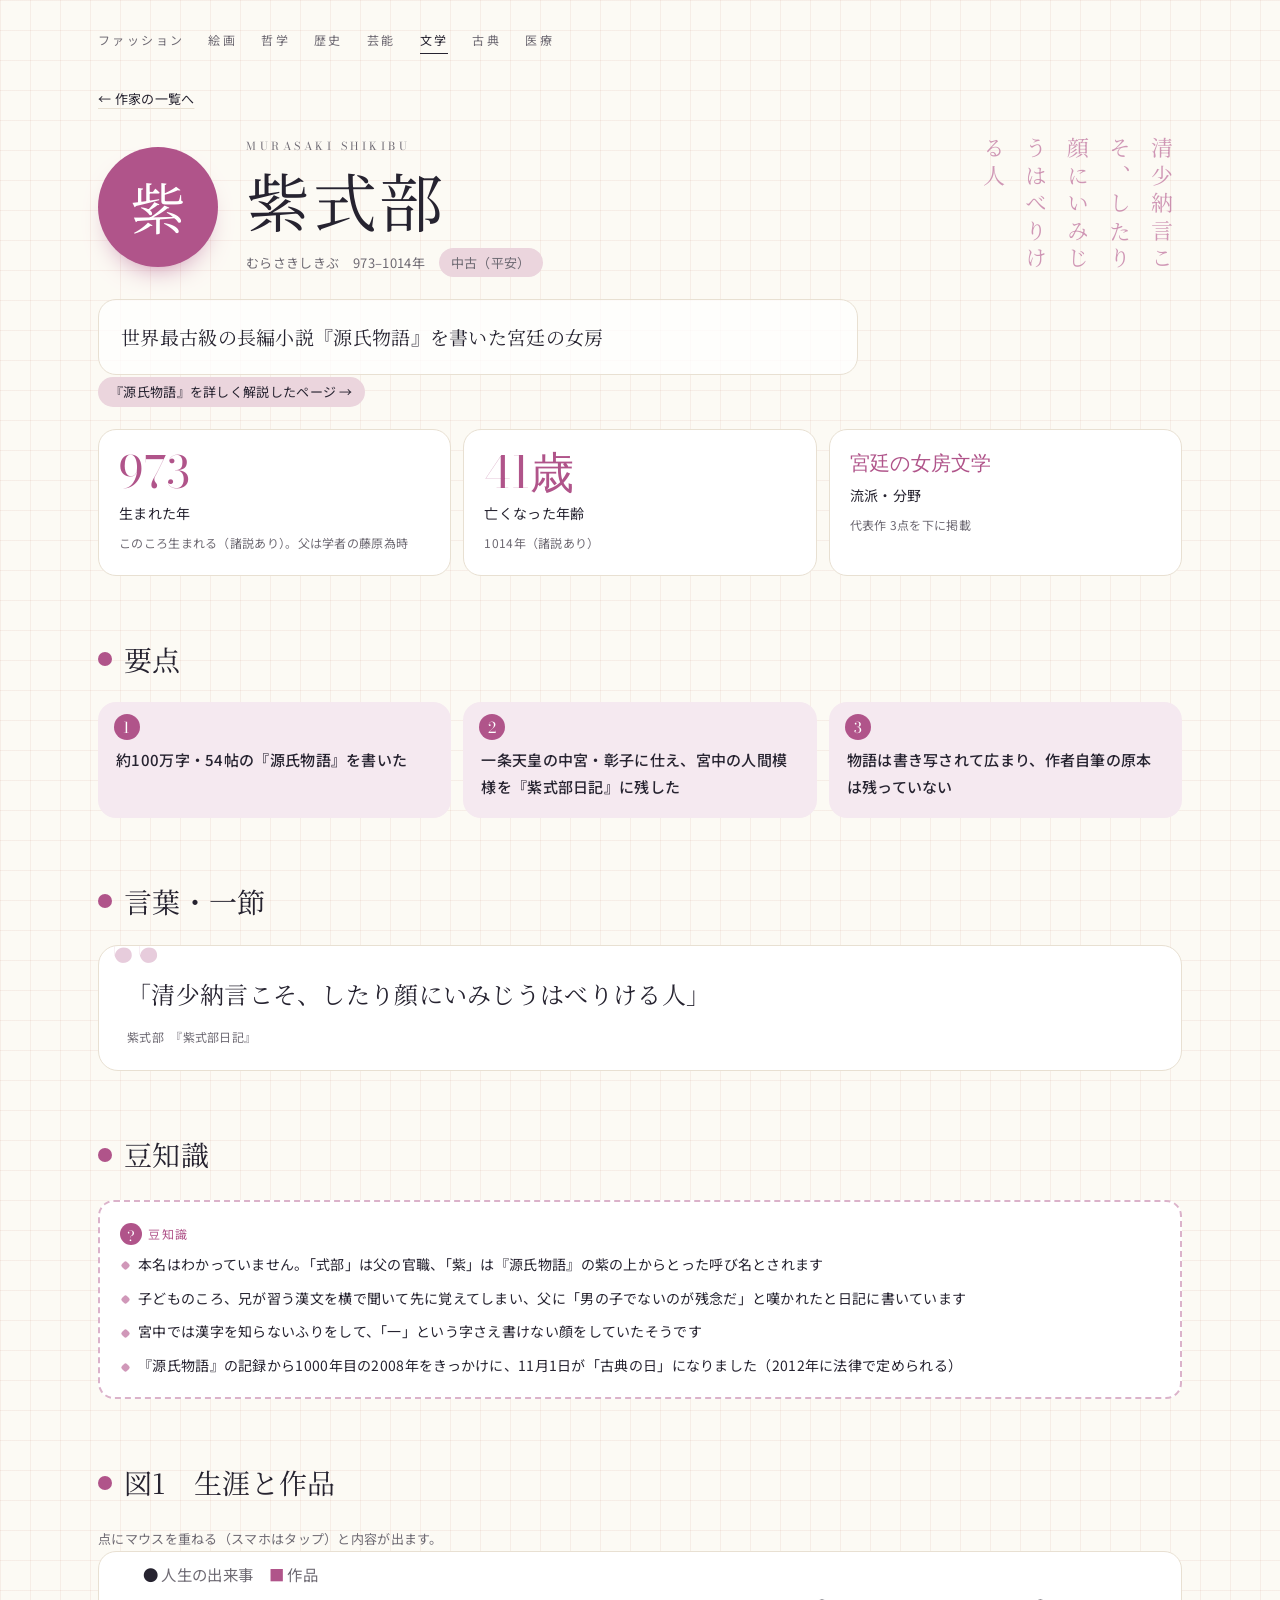
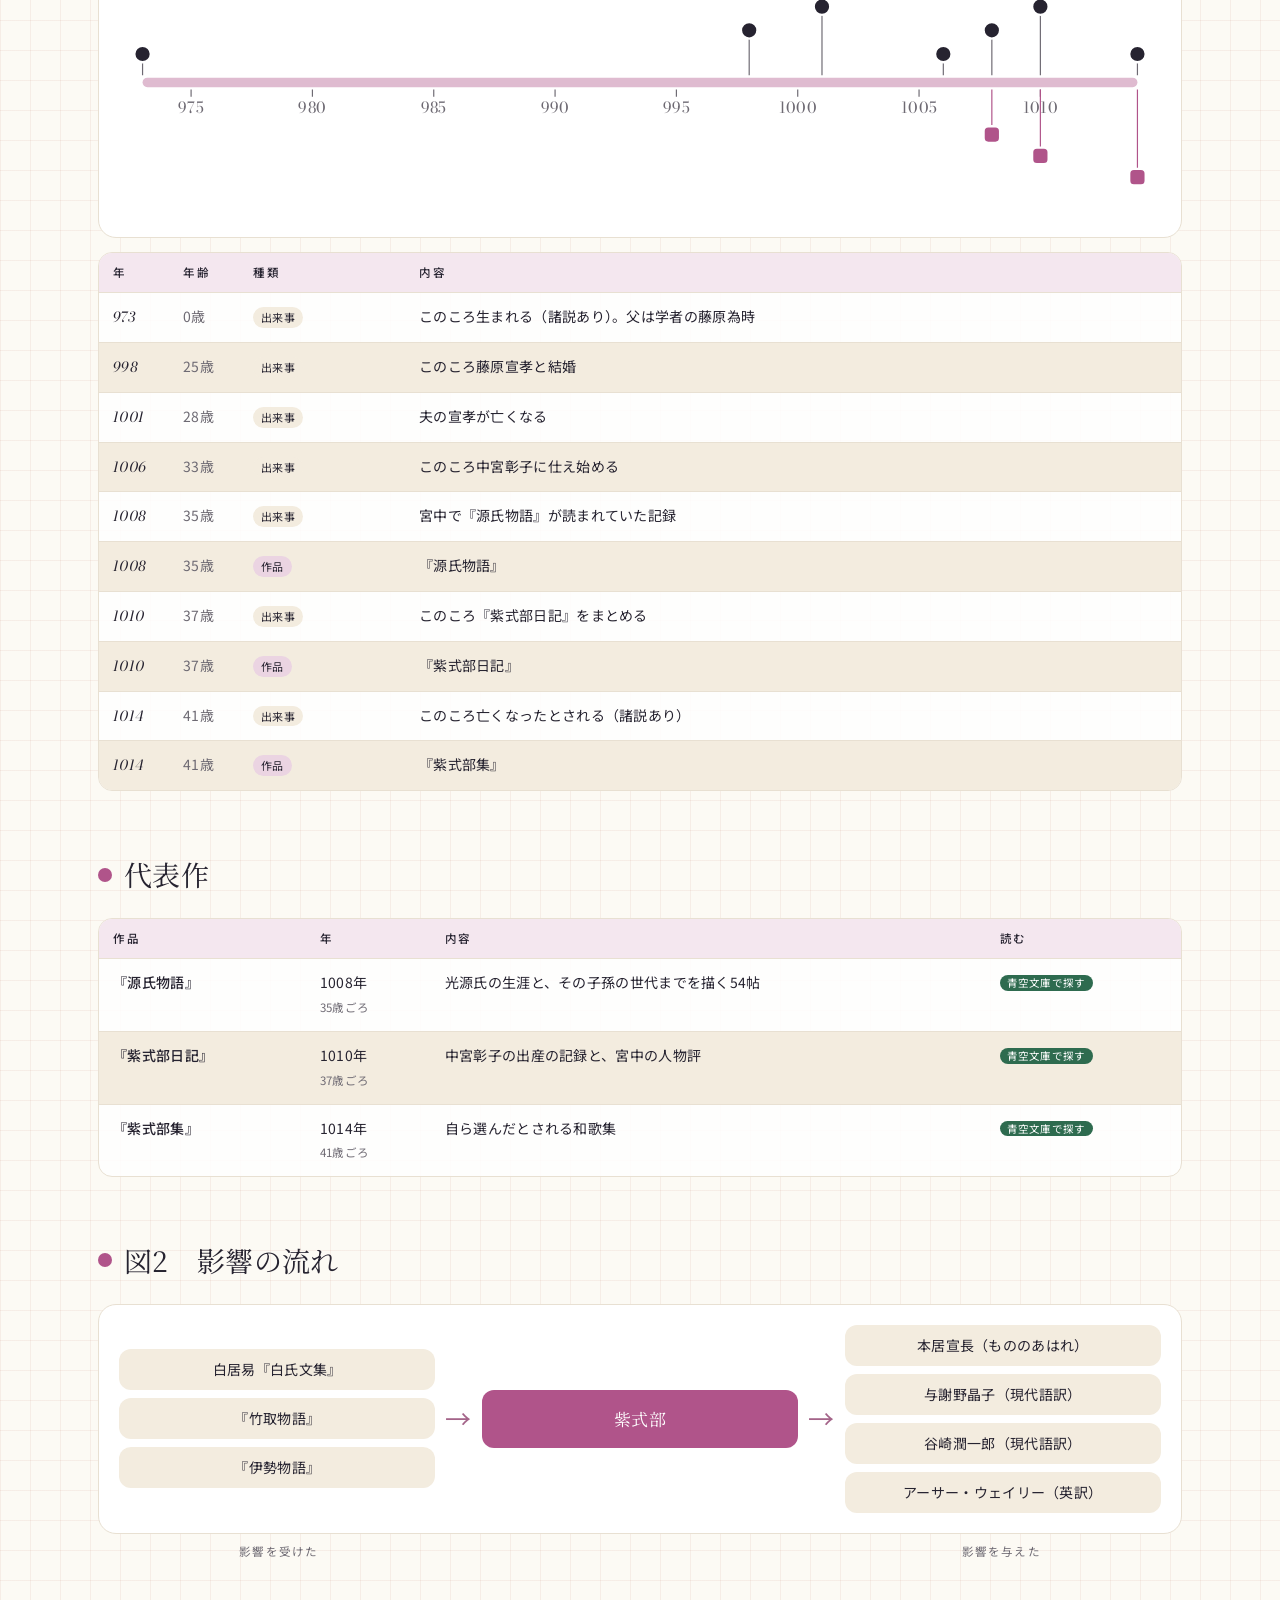
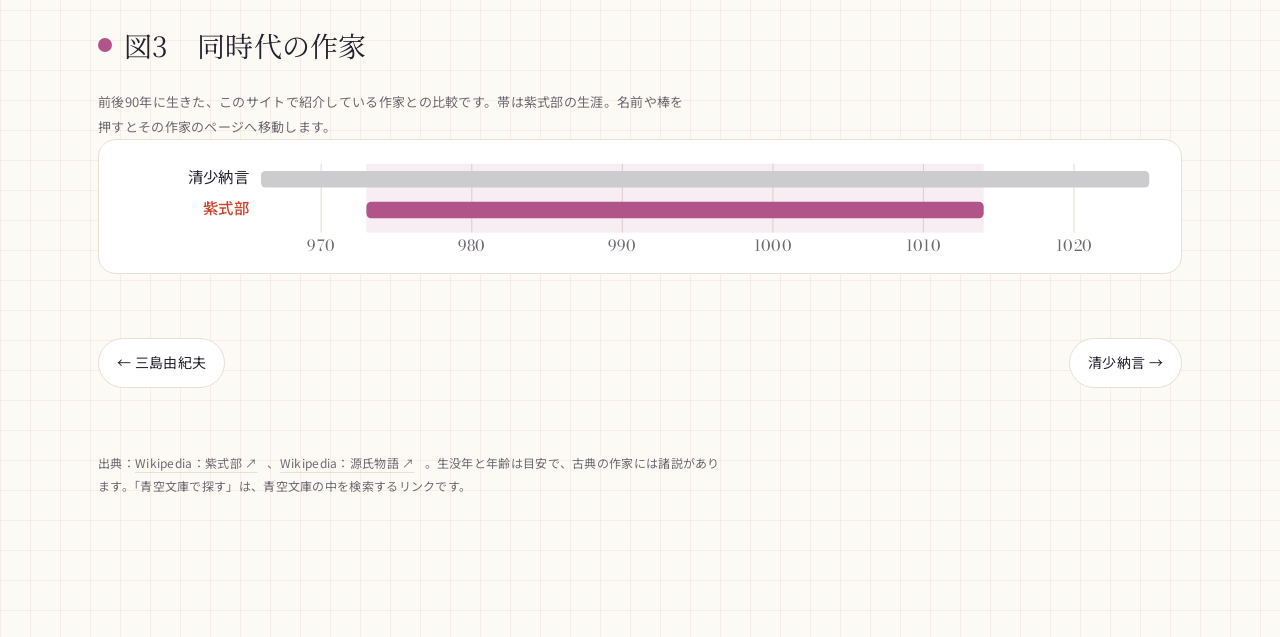
<file: writer.html>
<!doctype html>
<html lang="ja">
<head>
<meta charset="utf-8">
<meta name="viewport" content="width=device-width, initial-scale=1">
<title>作家を知る</title>
<meta name="description" content="日本の作家の生涯、要点、言葉、代表作、豆知識、影響関係を図表でまとめたページ">
<link rel="preconnect" href="https://fonts.googleapis.com">
<link rel="preconnect" href="https://fonts.gstatic.com" crossorigin>
<link rel="stylesheet" href="https://fonts.googleapis.com/css2?family=Bodoni+Moda:ital,opsz,wght@0,6..96,400;0,6..96,500;1,6..96,400&family=Noto+Serif+JP:wght@300;400;500&family=Noto+Sans+JP:wght@400;500&display=swap">
<link rel="stylesheet" href="site.css">
</head>
<body class="chronicle p-bungaku detail-page">

<nav class="genre wrap" aria-label="分野">
  <a href="index.html">ファッション</a>
  <a href="painting.html">絵画</a>
  <a href="philosophy.html">哲学</a>
  <a href="history.html">歴史</a>
  <a href="geino.html">芸能</a>
  <a href="bungaku.html" aria-current="page">文学</a>
  <a href="koten.html">古典</a>
  <a href="https://raiankun.github.io/medical-history/">医療</a>
</nav>

<main class="wrap" id="page"></main>

<script src="data/bungaku.js"></script>
<script src="data/writers.js"></script>
<script src="data/chronicle-ui.js"></script>
<script>
const id = new URLSearchParams(location.search).get("id") || WRITERS[0].id;
const idx = Math.max(0, WRITERS.findIndex(w => w.id === id));
const w = WRITERS[idx], era = BUN_ERAS.find(e => e.id === w.era), age = w.d - w.b;
document.title = `${w.n}｜作家を知る`;
const aozora = n => `https://www.google.com/search?q=${encodeURIComponent("site:aozora.gr.jp " + n)}`;

/* 図1：生涯と作品（上：出来事、下：作品） */
function lifeChart(){
  const W = 900, H = 200, L = 30, R = 30, Y = 100, born = w.b, end = w.d;
  const x = y => L + (y - born) / Math.max(1, end - born) * (W - L - R);
  const step = (end - born) > 60 ? 10 : 5;
  let g = `<rect x="${L}" y="${Y-4}" width="${W-L-R}" height="8" rx="4" fill="color-mix(in srgb,var(--mc) 40%,#fff)"/>`;
  for (let t = Math.ceil(born / step) * step; t <= end; t += step) g += `<line x1="${x(t)}" y1="${Y+6}" x2="${x(t)}" y2="${Y+12}" stroke="var(--sub)"/><text x="${x(t)}" y="${Y+26}" text-anchor="middle" class="ax">${t}</text>`;
  w.life.forEach((e, i) => { const h = 24 + (i % 3) * 20;
    g += `<line x1="${x(e[0])}" y1="${Y-6}" x2="${x(e[0])}" y2="${Y-h}" stroke="var(--sub)"/><circle class="hit" cx="${x(e[0])}" cy="${Y-h}" r="7" fill="var(--ink)" stroke="#fff" stroke-width="2" data-tip="<b>${e[0]}年（${e[0]-born}歳ごろ）</b><br>${e[1]}"/>`; });
  w.works.forEach((v, i) => { const h = 44 + (i % 3) * 18;
    g += `<line x1="${x(v[1])}" y1="${Y+6}" x2="${x(v[1])}" y2="${Y+h}" stroke="var(--mc)"/><rect class="hit" x="${x(v[1])-7}" y="${Y+h-7}" width="14" height="14" rx="4" fill="var(--mc)" stroke="#fff" stroke-width="2" data-tip="<b>${v[0]}</b><br>${v[1]}年（${v[1]-born}歳ごろ）"/>`; });
  g += `<text x="${L}" y="14" class="lg"><tspan class="dot-ink">●</tspan> 人生の出来事　<tspan class="dot-mc">■</tspan> 作品</text>`;
  return `<svg viewBox="0 0 ${W} ${H+20}" class="chart" role="img" aria-label="${w.n}の生涯の出来事と作品を年代順に並べた図">${g}</svg>`;
}
/* 図3：同時代の作家 */
function peersChart(){
  const lo = w.b - 90, hi = w.d + 90;
  const list = WRITERS.filter(p => p.d >= lo && p.b <= hi).sort((a, b) => a.b - b.b);
  const min = Math.min(...list.map(p => p.b)), max = Math.max(...list.map(p => p.d));
  const W = 900, L = 130, R = 20, RH = 26, H = list.length * RH + 40;
  const x = y => L + (y - min) / Math.max(1, max - min) * (W - L - R);
  const step = max - min > 200 ? 50 : 10;
  let g = "";
  for (let t = Math.ceil(min / step) * step; t <= max; t += step) g += `<line x1="${x(t)}" y1="10" x2="${x(t)}" y2="${H-24}" stroke="var(--hair)"/><text x="${x(t)}" y="${H-8}" text-anchor="middle" class="ax">${t}</text>`;
  g += `<rect x="${x(w.b)}" y="10" width="${x(w.d)-x(w.b)}" height="${H-34}" fill="color-mix(in srgb,var(--mc) 10%,transparent)"/>`;
  list.forEach((p, i) => { const me = p.id === w.id, y = 14 + i * RH;
    g += `<a href="writer.html?id=${p.id}"><text x="${L-10}" y="${y+12}" text-anchor="end" class="rl${me ? " me" : ""}">${p.n}</text><rect class="hit" x="${x(p.b)}" y="${y+2}" width="${Math.max(4, x(p.d)-x(p.b))}" height="14" rx="4" fill="${me ? "var(--mc)" : "color-mix(in srgb,var(--sub) 35%,#fff)"}" data-tip="<b>${p.n}</b><br>${p.b}–${p.d}年<br>${p.school}"/></a>`; });
  return `<svg viewBox="0 0 ${W} ${H}" class="chart" role="img" aria-label="${w.n}と同じ時代の作家の生涯の比較">${g}</svg>`;
}
const flow = (from, to) => `<div class="flowmap">
  <div class="fcol">${from.map(t => `<span class="fnode">${t}</span>`).join("")}</div>
  <div class="farrow" aria-hidden="true">→</div>
  <div class="fcol"><span class="fnode me">${w.n}</span></div>
  <div class="farrow" aria-hidden="true">→</div>
  <div class="fcol">${to.map(t => `<span class="fnode">${t}</span>`).join("")}</div>
 </div>
 <div class="flowkey"><span>影響を受けた</span><span></span><span>影響を与えた</span></div>`;

const timeline = [...w.life.map(e => [e[0], e[1], "出来事"]), ...w.works.map(v => [v[1], `『${v[0]}』`, "作品"])].sort((a, b) => a[0] - b[0]);
const prev = WRITERS[(idx - 1 + WRITERS.length) % WRITERS.length], next = WRITERS[(idx + 1) % WRITERS.length];

$("#page").style.setProperty("--mc", w.c);
$("#page").innerHTML = `
 <a class="back linkbtn" href="bungaku.html#writers">← 作家の一覧へ</a>
 <header class="dp-hero wr-hero">
  <span class="wr-face big">${w.n.slice(0,1)}</span>
  <div>
   <div class="eyebrow">${w.en}</div>
   <h1>${w.n}</h1>
   <div class="dp-meta"><span>${w.yomi}</span><span>${w.b}–${w.d}年</span><a class="mpill" href="bungaku.html#${era.id}" style="--mc:${era.c}">${era.t}</a></div>
  </div>
  ${w.q ? `<div class="tate" aria-hidden="true">${w.q[0].replace(/／/g, "　")}</div>` : ""}
 </header>
 <p class="dp-lead">${w.catch}</p>
 ${w.page ? `<div class="era-jump" style="margin:-6px 0 22px"><a class="mpill" href="${w.page[0]}" style="--mc:${w.c}">${w.page[1]} →</a></div>` : ""}

 <div class="stats">
  <div class="stat"><b>${w.b}</b><span>生まれた年</span><small>${w.life[0][1]}</small></div>
  <div class="stat"><b>${age}歳</b><span>亡くなった年齢</span><small>${w.d}年${w.b < 1800 ? "（諸説あり）" : ""}</small></div>
  <div class="stat"><b class="sm">${w.school}</b><span>流派・分野</span><small>代表作 ${w.works.length}点を下に掲載</small></div>
 </div>

 <h2 class="dp-h">要点</h2>
 <ol class="points">${w.pts.map(p => `<li>${p}</li>`).join("")}</ol>

 ${w.q ? `<h2 class="dp-h">言葉・一節</h2><figure class="bigquote"><blockquote>「${w.q[0]}」</blockquote><figcaption>${w.n}　${w.q[1]}</figcaption></figure>` : ""}

 <h2 class="dp-h">豆知識</h2>
 ${triviaBox(w.tr)}

 <h2 class="dp-h">図1　生涯と作品</h2>
 <p class="caption">点にマウスを重ねる（スマホはタップ）と内容が出ます。</p>
 <div class="chart-wrap">${lifeChart()}</div>
 <div class="tbl-wrap" style="margin-top:14px"><table class="tbl timeline">${table(["年","年齢","種類","内容"], timeline.map(t => [`<span class="latin">${t[0]}</span>`, `${t[0] - w.b}歳`, `<span class="kind-${t[2] === "作品" ? "w" : "l"}">${t[2]}</span>`, t[1]]))}</table></div>

 <h2 class="dp-h">代表作</h2>
 <div class="tbl-wrap"><table class="tbl">${table(["作品","年","内容","読む"], w.works.map(v => [`<b>『${v[0]}』</b>`, `${v[1]}年<br><small>${v[1] - w.b}歳ごろ</small>`, v[2],
   w.pd ? `<a class="aoz-s" href="${aozora(w.n + " " + v[0])}" target="_blank" rel="noopener">青空文庫で探す</a>` : `<small>著作権の保護期間中</small>`]))}</table></div>

 <h2 class="dp-h">図2　影響の流れ</h2>
 ${flow(w.from, w.to)}

 <h2 class="dp-h">図3　同時代の作家</h2>
 <p class="caption">前後90年に生きた、このサイトで紹介している作家との比較です。帯は${w.n}の生涯。名前や棒を押すとその作家のページへ移動します。</p>
 <div class="chart-wrap">${peersChart()}</div>

 <nav class="pager">
  <a href="writer.html?id=${prev.id}">← ${prev.n}</a>
  <a href="writer.html?id=${next.id}">${next.n} →</a>
 </nav>
 <p class="notice">出典：${w.src.map(s => srcLink(s)).join("、")}。生没年と年齢は目安で、古典の作家には諸説があります。「青空文庫で探す」は、青空文庫の中を検索するリンクです。</p>`;
</script>
</body>
</html>
</file>
<file: site.css>
/* Layout: ファッション誌の誌面。白い紙に黒の活字、ディドン体の数字と欧文、細い罫線と余白で区切る。箱や色面は使わない */
:root{
  --bg:#FFFCF7; --ink:#2B2826; --sub:#7A736B; --hair:#EEE7DC; --tint:#F8F2E8; --ox:#E4573D;
  --paper:var(--bg); --muted:var(--sub); --line:var(--hair); --accent:var(--ink); --accent-soft:var(--tint); --mark:var(--ox);
  --k-founder:#C2452F; --k-designer:#2B2826; --k-art:#8C6A4F; --k-place:#5E7385; --k-society:#A8A8A8;
  --f-latin:"Bodoni Moda","Didot","Bodoni 72",serif;
  --f-jserif:"Noto Serif JP","Hiragino Mincho ProN","Yu Mincho",serif;
  --f-body:"Noto Sans JP","Hiragino Sans","Yu Gothic",sans-serif;
}
/* 端末のダークモードには追従せず、常に明るい配色で表示する */
:root[data-theme="dark"]{
  --bg:#0E0E0E; --ink:#EDEDEA; --sub:#9A9A96; --hair:#2A2A2A; --tint:#171716; --ox:#D98B80;
  --k-founder:#D98B80; --k-designer:#EDEDEA; --k-art:#C9A585; --k-place:#93A9BC; --k-society:#6A6A6A; color-scheme:dark}

*{box-sizing:border-box}
body{background:var(--bg);color:var(--ink);font-family:var(--f-body);font-weight:400;font-size:15px;line-height:1.95;letter-spacing:.02em;-webkit-font-smoothing:antialiased}
a{color:inherit;text-decoration:underline;text-decoration-thickness:1px;text-underline-offset:4px;text-decoration-color:var(--hair)}
a:hover{text-decoration-color:var(--ink)}
.wrap{max-width:1180px;margin:0 auto;padding-inline:clamp(16px,4vw,48px)}
h1,h2,h3,h4,h5{margin:0;font-weight:400;text-wrap:balance}
:focus-visible{outline:1px solid var(--ink);outline-offset:3px}
.latin{font-family:var(--f-latin)}
.kicker{font-family:var(--f-latin);font-style:italic;font-size:17px;color:var(--sub);letter-spacing:.01em;display:block;margin-bottom:6px}
.linkbtn{font:inherit;font-size:13px;background:none;border:0;padding:0;color:var(--ink);cursor:pointer;text-decoration:underline;text-decoration-thickness:1px;text-underline-offset:4px;text-decoration-color:var(--hair)}
.linkbtn:hover{text-decoration-color:var(--ink)}
.empty{color:var(--sub)}

/* Masthead */
header.hero{padding-block:clamp(40px,8vw,96px) clamp(28px,4vw,48px);display:grid;grid-template-columns:minmax(0,1.5fr) minmax(0,1fr);gap:24px 56px;align-items:end}
.eyebrow{font-family:var(--f-latin);font-size:12px;letter-spacing:.32em;text-transform:uppercase;color:var(--sub);grid-column:1/-1}
.hero h1{font-family:var(--f-jserif);font-weight:300;font-size:clamp(52px,10vw,124px);line-height:1.05;letter-spacing:.06em}
.hero p{margin:0;color:var(--sub);font-size:14px;line-height:2;max-width:30em}
.strip{display:none}

/* Nav */
nav.tabs{position:sticky;top:env(safe-area-inset-top,0px);z-index:10;background:var(--bg);border-top:1px solid var(--ink);border-bottom:1px solid var(--hair)}
nav.tabs .wrap{display:flex;gap:clamp(18px,3vw,40px);overflow-x:auto;scrollbar-width:none}
nav.tabs button{font:inherit;font-size:13px;letter-spacing:.14em;background:none;border:0;color:var(--sub);padding:16px 0 14px;cursor:pointer;white-space:nowrap;border-bottom:1px solid transparent;margin-bottom:-1px}
nav.tabs button:hover{color:var(--ink)}
nav.tabs button[aria-selected="true"]{color:var(--ink);border-bottom:2px solid var(--ox)}
nav.tabs button small{display:none}
main{padding-block:clamp(40px,6vw,80px) 120px}
section>h2{font-family:var(--f-jserif);font-weight:400;font-size:clamp(28px,4vw,44px);line-height:1.3;letter-spacing:.04em;margin-bottom:18px}
.lead{max-width:38em;color:var(--sub);margin:0 0 48px;font-size:14.5px}
h3.sub{font-family:var(--f-jserif);font-size:21px;font-weight:400;letter-spacing:.04em;margin:72px 0 20px;padding-top:18px;border-top:1px solid var(--ink)}
h3.sub .dot{display:inline-block;width:8px;height:8px;border-radius:50%;margin-right:12px;vertical-align:middle}
.caption{font-size:13px;color:var(--sub);margin:12px 0 0;max-width:46em}
.notice{font-size:12px;color:var(--sub);margin-top:64px;max-width:52em;line-height:1.9}

/* ページ内ID */
.sid{font-size:11px;letter-spacing:.04em;color:var(--sub);text-decoration-color:transparent;font-family:ui-monospace,Menlo,Consolas,monospace;word-break:break-all;line-height:1.5}
.sid:hover{color:var(--ink);text-decoration-color:var(--hair)}
.sid.copied::after{content:" コピーしました";font-family:var(--f-body);color:var(--mark)}
/* 公式動画 */
.video{flex-basis:100%;max-width:640px;aspect-ratio:16/9;background:var(--tint);border:1px solid var(--hair)}
.video iframe{display:block;width:100%;height:100%;border:0}
.vplay{font:inherit;width:100%;height:100%;background:none;border:0;color:var(--ink);cursor:pointer;display:flex;flex-direction:column;align-items:center;justify-content:center;gap:4px;font-size:14px;letter-spacing:.06em}
.vplay span{font-size:28px;line-height:1}
.vplay small{font-size:11.5px;color:var(--sub)}
.vplay:hover span{color:var(--mark)}

/* Filter = text index */
.filter,.brandbar{display:flex;flex-wrap:wrap;gap:6px 22px;margin-bottom:28px}
.chip{font:inherit;font-size:13px;letter-spacing:.06em;background:none;border:0;padding:2px 0;color:var(--sub);cursor:pointer;border-bottom:1px solid transparent}
.chip:hover{color:var(--ink)}
.chip[aria-pressed="true"]{color:var(--ink);border-bottom-color:var(--ink)}
.thread-note{font-size:14px;max-width:44em;margin:-8px 0 32px;color:var(--ink)}
.thread-note b{font-weight:500;margin-right:8px}

/* Timeline */
.eras{border-top:1px solid var(--ink)}
.era{display:grid;grid-template-columns:minmax(150px,240px) minmax(0,1fr);gap:24px 48px;padding:36px 0;border-bottom:1px solid var(--hair);transition:opacity .25s}
.era.dim{opacity:.22}
.swatch{display:flex;flex-direction:column;gap:12px}
.swatch .cloth{width:36px;height:3px}
.swatch .cloth::after{content:none}
.swatch .code{display:none}
.era .years{font-family:var(--f-latin);font-size:clamp(30px,4vw,46px);line-height:1;letter-spacing:-.01em;order:-1}
.era-body{min-width:0}
.era-body .years{display:none}
.era h3{font-family:var(--f-jserif);font-size:22px;letter-spacing:.04em;margin-bottom:10px}
.era .sum{margin:0;max-width:40em}
.tags{margin-top:12px;font-size:12px;color:var(--sub);letter-spacing:.06em}
.tag{display:inline}.tag+.tag::before{content:" ／ "}
details{margin-top:18px}
summary{cursor:pointer;font-size:13px;letter-spacing:.1em;list-style:none;display:inline-block;border-bottom:1px solid var(--hair)}
summary::-webkit-details-marker{display:none}
summary::before{content:"＋ "}
details[open] summary::before{content:"− "}
.cols{display:grid;grid-template-columns:minmax(0,1.3fr) minmax(0,1fr);gap:40px;margin-top:24px}
.cols>div{min-width:0}
.cols h4{font-size:11px;letter-spacing:.24em;color:var(--sub);margin:0 0 10px}
ol.events{list-style:none;padding:0;margin:0;display:grid;gap:10px}
ol.events li{display:grid;grid-template-columns:64px 1fr;gap:12px;font-size:14px;line-height:1.8}
ol.events .y{font-family:var(--f-latin);font-size:15px}
.people{font-size:14px;margin:0 0 22px}
.legacy{font-size:14px;line-height:1.9}

/* Threads */
.threads{display:grid;grid-template-columns:repeat(2,minmax(0,1fr));gap:0 56px}
.thread{border-top:1px solid var(--ink);padding:24px 0 40px}
.thread h3{font-family:var(--f-jserif);font-size:22px;letter-spacing:.04em}
.thread .q{color:var(--sub);font-size:14px;margin:6px 0 20px}
.flow{display:flex;flex-direction:column;gap:8px;font-size:14px}
.flow span.n{display:grid;grid-template-columns:76px 1fr;gap:10px}
.flow span.n b{font-family:var(--f-latin);font-weight:400;font-size:15px}
.flow .arr{display:none}
.thread .see{margin-top:20px;font-size:14px;color:var(--sub)}
.thread .see .linkbtn{margin-top:8px;display:inline-block}

/* Glossary */
.search{width:100%;max-width:440px;font:inherit;padding:10px 0;border:0;border-bottom:1px solid var(--ink);background:transparent;color:var(--ink);margin-bottom:36px;border-radius:0}
.search:focus{outline:none;border-bottom-width:2px}
dl.gloss{display:grid;grid-template-columns:repeat(2,minmax(0,1fr));gap:0 56px;margin:0;border-top:1px solid var(--ink)}
.term{padding:20px 0;border-bottom:1px solid var(--hair)}
.term dt{font-family:var(--f-jserif);font-size:18px;letter-spacing:.03em}
.term dt .en{font-family:var(--f-latin);font-style:italic;font-size:14px;color:var(--sub);margin-left:12px}
.term dd{margin:6px 0 0;font-size:14px}

/* Now */
.lenses{list-style:none;padding:0;margin:0;counter-reset:l;border-top:1px solid var(--ink)}
.lenses li{counter-increment:l;display:grid;grid-template-columns:72px minmax(0,1fr);gap:4px 24px;padding:24px 0;border-bottom:1px solid var(--hair)}
.lenses li::before{content:counter(l,decimal-leading-zero);font-family:var(--f-latin);font-size:30px;line-height:1;grid-row:span 2}
.lenses b{font-family:var(--f-jserif);font-weight:400;font-size:19px}
.lenses span{font-size:14px;color:var(--sub)}
.cycle{overflow-x:auto;padding:8px 0}
.cycle svg{display:block;min-width:620px;width:100%;height:auto}
.now{display:grid;grid-template-columns:repeat(3,minmax(0,1fr));gap:0 40px}
.now div{border-top:1px solid var(--hair);padding:20px 0 28px}
.now h4{font-family:var(--f-jserif);font-size:17px;margin:0 0 8px}
.now p{margin:0;font-size:13.5px;color:var(--sub);line-height:1.9}
.sources{list-style:none;padding:0;margin:0;border-top:1px solid var(--ink)}
.sources li{display:grid;grid-template-columns:minmax(160px,260px) 1fr;gap:16px;padding:16px 0;border-bottom:1px solid var(--hair);font-size:14px}
.sources li a{font-family:var(--f-latin);font-size:18px;text-decoration:none}
.sources li span{color:var(--sub);font-size:13px}

/* Runway */
.seasonkey{display:grid;grid-template-columns:repeat(4,minmax(0,1fr));gap:0 32px;border-top:1px solid var(--ink);margin-bottom:8px}
.seasonkey span{font-size:13px;color:var(--sub);padding:16px 0;line-height:1.7}
.seasonkey b{display:block;font-family:var(--f-latin);font-weight:400;font-size:22px;color:var(--ink);margin-bottom:2px}
.mood{list-style:none;padding:0;margin:0;border-top:1px solid var(--ink)}
.mood li{display:grid;grid-template-columns:minmax(120px,200px) minmax(0,1fr);gap:24px;padding:22px 0;border-bottom:1px solid var(--hair)}
.mood .y{font-family:var(--f-latin);font-size:24px;line-height:1.2}
.mood b{display:block;font-family:var(--f-jserif);font-weight:400;font-size:18px;margin-bottom:4px}
.mood span{font-size:14px;color:var(--sub)}
.brandbar{gap:10px 28px;border-top:1px solid var(--ink);padding-top:20px}
.brandbar .chip{font-family:var(--f-latin);font-size:15px;letter-spacing:.14em;text-transform:uppercase}
.photonote{font-size:12.5px;color:var(--sub);margin:0 0 40px;max-width:56em;line-height:1.9}
.brand{padding:0}
.brand-head{padding-bottom:28px}
.brand-head h3{font-family:var(--f-latin);font-size:clamp(44px,8vw,96px);line-height:1;letter-spacing:.02em;text-transform:uppercase}
.brand-head .now-cd{font-size:13px;color:var(--sub);margin-top:14px;letter-spacing:.04em}
.brand-head .now-cd b{color:var(--ink);font-weight:500}
.brand-grid{display:grid;grid-template-columns:minmax(0,1fr) minmax(0,1.4fr);gap:24px 64px;border-top:1px solid var(--hair);padding-top:24px;margin-bottom:56px}
.brand-grid>div{min-width:0}
.brand h4{font-size:11px;letter-spacing:.24em;color:var(--sub);margin:0 0 14px;font-weight:400}
.cdline{list-style:none;padding:0;margin:0;display:grid;gap:10px}
.cdline li{display:grid;grid-template-columns:110px 1fr;gap:12px;font-size:14px;color:var(--sub)}
.cdline li.cur{color:var(--ink)}
.cdline li span{font-family:var(--f-latin);font-size:14px}
.readit{font-family:var(--f-jserif);font-size:16px;line-height:2}
.showlist{border-top:1px solid var(--ink)}
.show{display:grid;grid-template-columns:minmax(140px,220px) minmax(0,1fr);gap:24px 48px;padding:40px 0;border-bottom:1px solid var(--hair)}
.show .fig{display:none}
.show-side{display:flex;flex-direction:column;gap:10px}
.show-side .season{font-family:var(--f-latin);font-size:clamp(26px,3vw,36px);line-height:1}
.show-side .when{font-size:12px;color:var(--sub);line-height:1.7}
.pal{display:flex;gap:0;margin-top:6px}
.pal span{width:22px;height:22px}
.show-body{min-width:0}
.show-meta{display:flex;flex-wrap:wrap;gap:4px 14px;font-size:12px;color:var(--sub);letter-spacing:.06em}
.show-meta .season{font-family:var(--f-latin);font-size:14px;letter-spacing:.12em;color:var(--ink)}
.show h5{font-family:var(--f-jserif);font-size:24px;letter-spacing:.03em;margin:0 0 18px;line-height:1.5}
dl.pts{margin:0;display:grid;gap:10px}
dl.pts div{display:grid;grid-template-columns:7em minmax(0,1fr);gap:16px;font-size:14px;line-height:1.9}
dl.pts dt{color:var(--sub);font-size:12px;letter-spacing:.08em;padding-top:3px}
dl.pts dd{margin:0}
.evals{display:grid;grid-template-columns:repeat(2,minmax(0,1fr));gap:32px;margin-top:24px;padding-top:18px;border-top:1px solid var(--hair)}
.ev{font-size:13.5px;line-height:1.9}
.ev b{display:block;font-size:11px;letter-spacing:.24em;font-weight:400;color:var(--sub);margin-bottom:4px}
.ev.con b{color:var(--ox)}
.ctx{font-size:13.5px;margin:20px 0 0;color:var(--sub)}
.ctx b{font-size:11px;letter-spacing:.24em;font-weight:400;margin-right:12px;color:var(--ink)}
.links{margin-top:24px;display:flex;flex-wrap:wrap;gap:10px 28px;align-items:baseline}
.more{font-size:14px;letter-spacing:.06em;text-decoration-color:var(--ink)}
.photo{font-size:13px;color:var(--sub)}
.src{flex-basis:100%;font-size:11.5px;color:var(--sub);display:flex;flex-wrap:wrap;gap:2px 14px;line-height:1.8}
.src span{letter-spacing:.24em;margin-right:4px}
.src a{color:var(--sub)}

/* Detail */
.back{margin-bottom:40px}
.dhead{padding-bottom:48px}
.dhead .show-meta{margin-bottom:14px}
.dhead h2{font-family:var(--f-jserif);font-weight:300;font-size:clamp(34px,6vw,72px);line-height:1.2;letter-spacing:.04em;margin:0 0 28px}
.concept{font-family:var(--f-jserif);font-size:clamp(16px,1.8vw,19px);line-height:2.1;max-width:36em;margin:0}
.chain{display:grid;grid-auto-flow:column;grid-auto-columns:minmax(0,1fr);position:relative;margin:8px 0 24px;padding-top:44px}
.chain::before{content:"";position:absolute;left:0;right:0;top:51px;height:1px;background:var(--ink)}
.node{position:relative;padding:28px 16px 0 0;font-size:13.5px;line-height:1.6;min-width:0}
.node::before{content:"";position:absolute;top:3px;left:0;width:9px;height:9px;border-radius:50%;background:var(--bg);border:1px solid var(--ink)}
.node.here::before{background:var(--ink)}
.node .cy{position:absolute;top:-44px;left:0;font-family:var(--f-latin);font-size:26px;line-height:1}
.node span:last-child{display:block}
.node.here span:last-child{font-weight:500}
.carr{display:none}
.srcgrid{border-top:1px solid var(--ink)}
.srccard{display:grid;grid-template-columns:minmax(120px,200px) minmax(0,1fr);gap:4px 48px;padding:28px 0;border-bottom:1px solid var(--hair);transition:background .4s}
.srccard.flash{background:var(--tint)}
.srchead{grid-row:span 5;display:flex;flex-direction:column;gap:8px}
.srchead .cy{font-family:var(--f-latin);font-size:26px;line-height:1}
.kind{font-size:11px;letter-spacing:.14em;color:var(--sub);display:flex;align-items:center;gap:8px}
.kind::before{content:"";width:7px;height:7px;border-radius:50%;background:currentColor}
.k-founder::before{background:var(--k-founder)}.k-designer::before{background:var(--k-designer)}.k-art::before{background:var(--k-art)}.k-place::before{background:var(--k-place)}.k-society::before{background:var(--k-society)}
.srccard h4{font-family:var(--f-jserif);font-size:20px;letter-spacing:.03em;margin:0 0 8px}
.srccard p{font-size:14px;margin:0 0 12px;max-width:42em}
.srccard .how{font-family:var(--f-jserif);font-size:15px}
.srccard .how b{display:block;font-family:var(--f-body);font-size:11px;letter-spacing:.24em;font-weight:400;color:var(--sub);margin-bottom:2px}
.srclinks{display:flex;flex-direction:column;gap:6px;font-size:12.5px;color:var(--sub)}
.srclinks .linkbtn{align-self:flex-start;font-size:12.5px}
.dbody{display:grid;grid-template-columns:minmax(140px,220px) minmax(0,1fr);gap:24px 48px;border-top:1px solid var(--ink);padding-top:28px}
.fig{margin:0}
.fig svg{display:none}
.fig figcaption{display:none}
#srcmap{border-top:1px solid var(--ink);padding-top:16px}
#srcmap svg{min-width:720px}

/* Forecast */
.method{display:grid;grid-template-columns:repeat(3,minmax(0,1fr));gap:0 40px;margin-bottom:24px}
.method div{border-top:1px solid var(--ink);padding:20px 0}
.method h4{font-family:var(--f-jserif);font-size:19px;margin:0 0 8px}
.method p{margin:0;font-size:13.5px;color:var(--sub)}
.calc{border-top:1px solid var(--ink);border-bottom:1px solid var(--hair);padding:28px 0 32px;margin-top:48px}
.calc label{font-family:var(--f-jserif);font-size:18px}
.calc input[type=range]{width:100%;max-width:520px;display:block;margin:20px 0 4px;accent-color:var(--ink)}
.calc .yr{font-family:var(--f-latin);font-size:64px;line-height:1.1}
.calc-out{display:grid;grid-template-columns:repeat(2,minmax(0,1fr));gap:40px;margin-top:20px}
.calc-out div{min-width:0}
.calc-out .k{font-size:11px;letter-spacing:.24em;color:var(--sub);margin-bottom:6px}
.calc-out p{margin:0;font-size:14px;line-height:2}
.fc{border-top:1px solid var(--ink)}
.fcard{display:grid;grid-template-columns:minmax(0,1fr) auto;gap:8px 32px;padding:28px 0;border-bottom:1px solid var(--hair)}
.fcard h4{font-family:var(--f-jserif);font-size:22px;letter-spacing:.03em}
.fcard .meta{display:flex;gap:18px;align-items:baseline;justify-content:flex-end;white-space:nowrap}
.pill{font-size:12px;letter-spacing:.08em;color:var(--sub)}
.pill.hi,.pill.mid,.pill.lo{color:var(--ink)}
.pill.hi::after{content:" ●●●"}.pill.mid::after{content:" ●●○"}.pill.lo::after{content:" ●○○"}
.pill.hi::after,.pill.mid::after,.pill.lo::after{letter-spacing:.1em;font-size:9px;vertical-align:2px}
.fcard p{grid-column:1/-1;margin:4px 0 0;font-size:14.5px;max-width:46em}
.fcard .sig{grid-column:1/-1;font-size:13px;color:var(--sub)}
.fcard .sig b{font-weight:400;color:var(--ink);letter-spacing:.06em}

@media (max-width:760px){
  header.hero{grid-template-columns:1fr}
  .era,.show,.srccard,.dbody,.mood li,.sources li{grid-template-columns:1fr;gap:12px}
  .srchead{grid-row:auto;flex-direction:row;align-items:baseline;gap:16px}
  .cols,.threads,dl.gloss,.now,.brand-grid,.method,.calc-out,.evals,.seasonkey{grid-template-columns:1fr}
  .seasonkey{gap:0}
  dl.pts div{grid-template-columns:1fr;gap:0}
  .show-side{flex-direction:row;flex-wrap:wrap;align-items:baseline;gap:8px 16px}
  .chain{grid-auto-flow:row;grid-auto-columns:auto;padding-top:0;padding-left:20px}
  .chain::before{left:4px;right:auto;top:8px;bottom:8px;width:1px;height:auto}
  .node{padding:0 0 22px 20px}
  .node::before{left:-20px;top:6px}
  .node .cy{position:static;display:block;font-size:20px;margin-bottom:2px}
  .fcard{grid-template-columns:1fr}.fcard .meta{justify-content:flex-start}
  .lenses li{grid-template-columns:48px minmax(0,1fr)}
}
@media (prefers-reduced-motion:reduce){*{transition:none!important}}

/* 分野の切り替え（ファッション／絵画／…） */
.genre{display:flex;flex-wrap:wrap;gap:6px 24px;padding-top:20px;font-size:12px;letter-spacing:.2em}
.genre a,.genre span{color:var(--sub);text-decoration:none;padding-bottom:2px;border-bottom:1px solid transparent}
.genre a:hover{color:var(--ink)}
.genre [aria-current="page"]{color:var(--ink);border-bottom-color:var(--ink)}
.genre .soon{color:var(--sub);opacity:.55}

/* 絵画ページ：流派ごとの色（--mc）をアクセントに使う */
.era,[id^="era-"],[id^="mv-"]{scroll-margin-top:64px}
.mv{--mc-soft:color-mix(in srgb,var(--mc) 16%,var(--bg))}
.mv .cloth{width:56px;height:8px;border-radius:4px;background:var(--mc)}
.era h3 .en{display:block;font-family:var(--f-latin);font-style:italic;font-size:15px;color:var(--sub);letter-spacing:.01em;margin-top:2px}
h4.lbl{font-size:11px;letter-spacing:.24em;color:var(--sub);margin:18px 0 8px}
ul.signs{margin:0;padding:0;list-style:none;display:flex;flex-wrap:wrap;gap:8px;max-width:46em}
ul.signs li{font-size:13px;line-height:1.6;padding:5px 12px;border-radius:999px;background:var(--mc-soft)}
.mv .tags{margin-top:16px}
.mv .tag{display:inline-block;font-size:11.5px;padding:2px 10px;border:1px solid var(--hair);border-radius:999px;margin:0 6px 6px 0}
.mv .tag+.tag::before{content:none}
.gallery{display:grid;grid-template-columns:repeat(auto-fill,minmax(150px,1fr));gap:16px;margin-top:22px;max-width:52em}
.wcard{margin:0;min-width:0}
.wcard .thumb{display:grid;place-items:center;aspect-ratio:4/5;border-radius:12px;overflow:hidden;background:var(--mc-soft);text-decoration:none;transition:transform .2s}
.wcard .thumb:hover{transform:translateY(-2px)}
.wcard img{width:100%;height:100%;object-fit:contain;display:block}
.wcard .ph{font-size:11.5px;color:var(--sub);text-align:center;padding:12px;line-height:1.6}
.wcard figcaption{margin-top:8px;font-size:12.5px;line-height:1.6}
.wcard figcaption b{display:block;font-weight:500}
.wcard figcaption span{color:var(--sub);font-size:11.5px}

/* 表：角丸、色付きの見出し、交互の背景 */
.tbl-wrap{margin-top:16px}
.tbl{width:100%;border-collapse:separate;border-spacing:0;font-size:14px;line-height:1.7;border:1px solid var(--hair);border-radius:14px;overflow:hidden;background:var(--bg)}
.tbl th{font-weight:500;font-size:11.5px;letter-spacing:.14em;text-align:left;padding:10px 14px;background:color-mix(in srgb,var(--mc,var(--ox)) 16%,var(--bg));white-space:nowrap}
.tbl td{padding:12px 14px;vertical-align:top;border-top:1px solid var(--hair)}
.tbl tbody tr:nth-child(even) td{background:var(--tint)}
.tbl b{font-weight:500}
.tbl .latin{font-style:italic}
.tbl .num{display:inline-grid;place-items:center;width:28px;height:28px;border-radius:50%;background:var(--ox);color:#fff;font-family:var(--f-latin);font-size:15px}
.tbl.meta td:first-child{white-space:nowrap;color:var(--sub);font-size:12px;width:8em}
.works td:first-child{width:30%}
.works td:first-child small{display:block;font-size:12px;color:var(--sub)}
.works td:last-child{width:7.5em}
.mpill{display:inline-block;padding:2px 12px;border-radius:999px;background:color-mix(in srgb,var(--mc) 22%,var(--bg));text-decoration:none;font-size:13px;white-space:nowrap}
.mpill:hover{background:color-mix(in srgb,var(--mc) 38%,var(--bg))}
.src-a{display:inline-block;font-size:12px;color:var(--sub);margin-right:10px;white-space:nowrap}
@media (max-width:960px){
  .tbl,.tbl tbody,.tbl tr,.tbl td{display:block;width:100%}
  .tbl{border:0;border-radius:0;background:none}
  .tbl thead{position:absolute;width:1px;height:1px;overflow:hidden;clip:rect(0 0 0 0)}
  .tbl tr{padding:12px 14px;margin-bottom:10px;border-radius:12px;border:1px solid var(--hair);background:var(--bg)}
  .tbl tbody tr:nth-child(even){background:var(--tint)}
  .tbl tbody tr:nth-child(even) td{background:none}
  .tbl td{display:grid;grid-template-columns:5.5em minmax(0,1fr);gap:10px;padding:3px 0;border:0}
  .tbl td::before{content:attr(data-l);font-size:11px;letter-spacing:.14em;color:var(--sub);padding-top:3px}
  .tbl.meta td:first-child{width:auto}
  .works td:first-child,.works td:last-child{width:100%}
}
@media (max-width:760px){
  .gallery{grid-template-columns:repeat(2,minmax(0,1fr));gap:12px}
  .genre{gap:6px 18px;letter-spacing:.12em}
}

/* ===== 共通のポップな部品（ファッション・絵画の両ページ） ===== */
.chip{padding:5px 14px;border-radius:999px;border:1px solid var(--hair);background:var(--bg)}
.chip:hover{border-color:var(--ox);color:var(--ink)}
.chip[aria-pressed="true"]{background:var(--ox);border-color:var(--ox);color:#fff}
.filter,.brandbar{gap:8px}
.brandbar{border-top:0;padding-top:0}
.brandbar .chip{font-size:13px;letter-spacing:.1em}
.thread-note{background:var(--tint);border-radius:12px;padding:12px 16px;margin:0 0 28px}
.mv .cloth{width:56px;height:8px;border-radius:4px;background:var(--mc)}
.tbl.events td:first-child{width:6.5em;white-space:nowrap;font-size:15px}
.tbl.events .latin{font-family:var(--f-latin)}

.threads{gap:20px}
.thread{border:1px solid var(--hair);border-radius:16px;padding:22px 24px 24px;background:var(--bg)}
.flow{gap:0;border-radius:12px;overflow:hidden;border:1px solid var(--hair)}
.flow span.n{padding:8px 12px}
.flow span.n:nth-child(even){background:var(--tint)}

dl.gloss{border-top:0;gap:12px}
.term{border:1px solid var(--hair);border-radius:14px;padding:16px 18px;background:var(--bg)}

.lenses{border-top:0;display:grid;gap:10px}
.lenses li{border:1px solid var(--hair);border-radius:14px;padding:16px 18px;background:var(--bg)}
.lenses li::before{content:counter(l);display:grid;place-items:center;width:36px;height:36px;border-radius:50%;background:var(--ox);color:#fff;font-size:18px}
.lenses li{grid-template-columns:52px minmax(0,1fr)}
.now,.method{gap:12px}
.now div,.method div{border:1px solid var(--hair);border-radius:14px;padding:16px 18px;background:var(--bg)}
.sources{border-top:0}

.seasonkey{border-top:0;gap:10px}
.seasonkey span{background:var(--tint);border-radius:12px;padding:12px 14px}
.mood{border-top:0}
.showlist{border-top:0}
.show{border:1px solid var(--hair);border-radius:18px;padding:24px;margin-bottom:16px;background:var(--bg)}
.pal{gap:4px}
.pal span{border-radius:50%;box-shadow:0 0 0 1px var(--hair)}
dl.pts{gap:0;border:1px solid var(--hair);border-radius:14px;overflow:hidden}
dl.pts div{padding:10px 14px}
dl.pts div:nth-child(even){background:var(--tint)}
.evals{border-top:0;padding-top:0;gap:12px}
.ev{border-radius:14px;padding:12px 16px}
.ev.pro{background:#E7F3EC}
.ev.con{background:#FCE9E4}
.ctx{background:var(--tint);border-radius:12px;padding:10px 14px}
.more{display:inline-block;padding:4px 14px;border-radius:999px;background:var(--ox);color:#fff;text-decoration:none}
.srcgrid{border-top:0;display:grid;gap:12px}
.srccard{border:1px solid var(--hair);border-radius:16px;padding:20px;background:var(--bg)}
.dbody{border-top:0}
.fc{border-top:0;display:grid;gap:12px}
.fcard{border:1px solid var(--hair);border-radius:16px;padding:20px;background:var(--bg)}
.fcard .pill{padding:3px 12px;border-radius:999px;background:var(--tint)}
.fcard .pill.hi{background:#E7F3EC}.fcard .pill.mid{background:#FFF3D6}.fcard .pill.lo{background:#FCE9E4}
.calc{border:1px solid var(--hair);border-radius:16px;padding:20px 24px}
.calc input[type=range]{accent-color:var(--ox)}
@media (max-width:760px){
  .show{padding:18px}
  .lenses li{grid-template-columns:44px minmax(0,1fr)}
}

/* ===== 絵画ページ：印象派のテーマ =====
   モネの睡蓮のような淡い色の重なりと、点描のような筆触（ダブ）を背景に置く */
.impression{
  --bg:#FCFAF4; --ink:#2F3545; --sub:#6C7385; --hair:#E4E2EC; --tint:#F2F1F8; --ox:#6E7FD0;
  background:
    radial-gradient(60vw 40vw at 8% 0%, rgba(207,227,242,.55), transparent 60%),
    radial-gradient(50vw 40vw at 100% 12%, rgba(217,210,240,.5), transparent 60%),
    radial-gradient(60vw 50vw at 0% 70%, rgba(220,235,214,.45), transparent 60%),
    radial-gradient(50vw 50vw at 100% 90%, rgba(248,225,208,.45), transparent 60%),
    var(--bg);
  background-attachment:fixed;
}
.impression header.hero{position:relative;isolation:isolate}
.impression .dabs{position:absolute;inset:-20px 0 0;z-index:-1;pointer-events:none;opacity:.75;overflow:hidden}
.impression .dabs svg{width:100%;height:100%;display:block}
.impression .hero h1{font-weight:400;background:linear-gradient(100deg,#4D63B8 0%,#8D6BB8 35%,#4F8F7A 70%,#C9813E 100%);-webkit-background-clip:text;background-clip:text;color:transparent}
.impression nav.tabs{background:rgba(252,250,244,.82);-webkit-backdrop-filter:blur(10px);backdrop-filter:blur(10px)}
.impression section>h2{display:inline-block;padding-bottom:6px;background:linear-gradient(90deg,rgba(110,127,208,.35),rgba(141,107,184,.25),rgba(79,143,122,.3)) left bottom/100% 6px no-repeat;border-radius:2px}
.impression .eras{border-top:0}
.impression .era.mv{border:0;border-radius:22px;padding:28px;margin-bottom:18px;background:rgba(255,255,255,.62);box-shadow:0 1px 0 var(--hair),0 10px 30px -18px color-mix(in srgb,var(--mc) 60%,transparent)}
.impression .era.mv .cloth{height:10px;width:72px;border-radius:6px;background:radial-gradient(circle at 20% 50%,color-mix(in srgb,var(--mc) 70%,#fff) 0 30%,transparent 31%),radial-gradient(circle at 55% 40%,var(--mc) 0 32%,transparent 33%),radial-gradient(circle at 85% 60%,color-mix(in srgb,var(--mc) 60%,#fff) 0 30%,transparent 31%),color-mix(in srgb,var(--mc) 35%,#fff)}
.impression .tbl,.impression .thread,.impression .term{background:rgba(255,255,255,.7)}
.impression .wcard .thumb{border-radius:16px;box-shadow:0 8px 22px -14px rgba(47,53,69,.45)}
@media (max-width:760px){
  .impression .era.mv{padding:20px 18px;border-radius:18px}
}

/* ===== 哲学ページ：古典のテーマ =====
   大理石のような白地に、ギリシャの壺のテラコッタ色と墨の紺。雷文（メアンダー）の帯で区切る */
.classic{
  --bg:#F8F6F1; --ink:#1F2433; --sub:#6A6E7A; --hair:#E2DED4; --tint:#F0ECE3; --ox:#B5532F;
  background:
    radial-gradient(80vw 50vw at 90% -10%, rgba(181,83,47,.08), transparent 60%),
    radial-gradient(70vw 50vw at -10% 110%, rgba(61,90,128,.08), transparent 60%),
    var(--bg);
  background-attachment:fixed;
}
.classic .hero h1{font-weight:400;letter-spacing:.1em}
.classic .hero h1::after{content:"";display:block;width:72px;height:4px;background:var(--ox);margin-top:18px;border-radius:2px}
.meander{height:18px;margin:0 clamp(16px,4vw,48px);opacity:.85;
  background:url("data:image/svg+xml,%3Csvg xmlns='http://www.w3.org/2000/svg' width='36' height='18' viewBox='0 0 36 18'%3E%3Cpath d='M0 17H6V1H22V13H12V7H17' fill='none' stroke='%23B5532F' stroke-width='2'/%3E%3Cpath d='M17 7V9M18 17H36' fill='none' stroke='%23B5532F' stroke-width='2'/%3E%3C/svg%3E") repeat-x left center/36px 18px}
.classic nav.tabs{background:rgba(248,246,241,.9);-webkit-backdrop-filter:blur(8px);backdrop-filter:blur(8px);border-top:0}
.classic section>h2{border-left:6px solid var(--ox);padding-left:14px}
.classic .eras{border-top:0}
.classic .era.mv{border:1px solid var(--hair);border-top:4px solid var(--mc);border-radius:6px 6px 16px 16px;padding:28px;margin-bottom:18px;background:rgba(255,255,255,.75)}
.classic .era.mv .cloth{width:40px;height:40px;border-radius:50%;background:radial-gradient(circle at 35% 35%,color-mix(in srgb,var(--mc) 55%,#fff),var(--mc))}
.classic .tbl th{background:color-mix(in srgb,var(--mc,var(--ox)) 14%,#fff)}
.classic .tbl,.classic .thread,.classic .term{background:rgba(255,255,255,.8)}
.bigq{font-family:var(--f-jserif);font-size:clamp(18px,2vw,22px);line-height:1.6;margin:4px 0 12px;padding-left:16px;border-left:3px solid var(--mc,var(--ox))}
.tbl .quote{font-family:var(--f-jserif);font-weight:500}
.tbl.people td:first-child{white-space:nowrap}
.tbl.people td:first-child a{text-decoration:none}
.tbl.people td:nth-child(2){white-space:nowrap;font-size:13px;color:var(--sub)}
.tbl small{color:var(--sub);font-size:11.5px}
@media (max-width:960px){
  .tbl.people td:first-child,.tbl.people td:nth-child(2){white-space:normal}
}
@media (max-width:760px){
  .classic .era.mv{padding:20px 18px}
}

/* 名著カード（哲学） */
.books{display:grid;grid-template-columns:repeat(auto-fill,minmax(260px,1fr));gap:14px;margin-top:4px}
.book{border:1px solid var(--hair);border-radius:16px;padding:16px 18px;background:rgba(255,255,255,.85);display:flex;flex-direction:column;gap:8px}
.bk-head{display:flex;flex-wrap:wrap;align-items:baseline;gap:4px 10px}
.bk-head b{font-family:var(--f-jserif);font-weight:500;font-size:17px}
.bk-head span{font-size:12px;color:var(--sub)}
.book blockquote{margin:0;padding:10px 14px;border-radius:10px;background:color-mix(in srgb,var(--mc,var(--ox)) 10%,#fff);font-family:var(--f-jserif);font-size:15px;line-height:1.8}
.book blockquote cite{display:block;font-style:normal;font-family:var(--f-body);font-size:11px;color:var(--sub);margin-top:4px}
.book p{margin:0;font-size:13.5px;line-height:1.85}
.bk-links{display:flex;flex-wrap:wrap;gap:6px;margin-top:auto;padding-top:4px}
.bk-links a{font-size:12px;padding:3px 10px;border-radius:999px;border:1px solid var(--hair);text-decoration:none;color:var(--sub)}
.bk-links a.aoz{background:#2E6B4F;border-color:#2E6B4F;color:#fff}
.bk-links span{font-size:11.5px;color:var(--sub)}
.badge{display:inline-block;font-size:10.5px;letter-spacing:.06em;padding:1px 8px;border-radius:999px;background:#2E6B4F;color:#fff !important;vertical-align:2px}
#bookTable small{display:block;color:var(--sub);font-size:12px;margin-top:4px}

/* 画家カード（絵画） */
.artists{display:grid;grid-template-columns:repeat(auto-fill,minmax(320px,1fr));gap:16px}
.artist{border:1px solid var(--hair);border-radius:20px;padding:20px;background:rgba(255,255,255,.75);display:flex;flex-direction:column;gap:10px;scroll-margin-top:72px;min-width:0}
.artist p{margin:0;font-size:14px;line-height:1.85}
.ar-head{display:flex;gap:14px;align-items:center}
.ar-head h3{font-family:var(--f-jserif);font-size:20px;margin:0}
.ar-meta{font-size:12px;color:var(--sub);margin:2px 0 6px}
.portrait{flex:none;width:76px;height:76px;border-radius:50%;overflow:hidden;display:grid;place-items:center;background:color-mix(in srgb,var(--mc) 25%,#fff);text-decoration:none;box-shadow:0 0 0 3px #fff,0 0 0 4px color-mix(in srgb,var(--mc) 40%,#fff)}
.portrait span{font-family:var(--f-jserif);font-size:28px;color:var(--ink)}
.portrait img{width:100%;height:100%;object-fit:cover;object-position:center 20%}
.artist .tbl-wrap{margin-top:0}
.artist .sid{align-self:flex-end}
@media (max-width:760px){
  .artists{grid-template-columns:1fr}
  .books{grid-template-columns:1fr}
}
.artist{--mc-soft:color-mix(in srgb,var(--mc) 16%,#fff)}
.artists{grid-template-columns:repeat(auto-fill,minmax(340px,1fr))}
dl.kv{margin:0;border:1px solid var(--hair);border-radius:12px;overflow:hidden;font-size:13.5px;line-height:1.8}
dl.kv div{display:grid;grid-template-columns:6em minmax(0,1fr);gap:10px;padding:8px 12px}
dl.kv div:nth-child(even){background:var(--tint)}
dl.kv dt{font-size:11.5px;color:var(--sub);padding-top:2px}
dl.kv dd{margin:0}
dl.kv .quote{font-family:var(--f-jserif);font-weight:500}
dl.kv small{display:block;font-size:11.5px;color:var(--sub)}
@media (max-width:960px){
  .tbl.meta td::before{content:none}
  .tbl.meta td{display:block}
  .tbl.meta td:first-child{font-size:11px;letter-spacing:.14em;color:var(--sub)}
}
@media (max-width:760px){
  .artists{grid-template-columns:1fr}
  dl.kv div{grid-template-columns:1fr;gap:0}
}

/* 世界タブ・同じ時代の世界 */
.world-kv{max-width:46em}
.world-kv div{grid-template-columns:7.5em minmax(0,1fr);align-items:baseline}
.world-kv .mpill{font-size:12px}
.region{scroll-margin-top:72px}
.region .years{font-family:var(--f-jserif);font-size:clamp(26px,3vw,36px)}
.tbl.styles td:nth-child(2){white-space:nowrap}
#worldNav .chip{text-decoration:none}
@media (max-width:760px){
  .world-kv div{grid-template-columns:1fr;gap:4px}
}
.brandbar{flex-direction:column;gap:10px}
.bgroup{display:flex;flex-wrap:wrap;align-items:center;gap:8px}
.blabel{font-size:11px;letter-spacing:.2em;color:var(--sub);width:6.5em;flex:none}
@media (max-width:760px){ .blabel{width:100%} }
.bgroup{display:grid;grid-template-columns:6.5em minmax(0,1fr);align-items:start}
.blabel{padding-top:8px}
.bchips{display:flex;flex-wrap:wrap;gap:8px}
@media (max-width:760px){ .bgroup{grid-template-columns:1fr;gap:6px} .blabel{padding-top:0} }

/* ===== 専用ページ（画家・名著） ===== */
.detail-page main{padding-top:24px}
.detail-page .back{display:inline-block;margin:8px 0 24px}
.dp-hero{display:flex;gap:28px;align-items:center;flex-wrap:wrap;margin-bottom:22px}
.dp-hero h1{font-family:var(--f-jserif);font-weight:400;font-size:clamp(34px,6vw,64px);line-height:1.2;letter-spacing:.04em;margin:4px 0 10px}
.dp-hero .eyebrow{font-size:11px}
.dp-meta{display:flex;flex-wrap:wrap;gap:6px 14px;align-items:center;font-size:13px;color:var(--sub);margin-top:6px}
.portrait.big{width:150px;height:150px;box-shadow:0 0 0 6px #fff,0 0 0 8px color-mix(in srgb,var(--mc) 50%,#fff),0 18px 40px -20px rgba(0,0,0,.4)}
.portrait.big span{font-size:56px}
.dp-lead{font-family:var(--f-jserif);font-size:clamp(16px,1.9vw,19px);line-height:2;max-width:40em;margin:0 0 8px;padding:18px 22px;border-radius:18px;background:rgba(255,255,255,.75);border:1px solid var(--hair)}
.dp-h{font-family:var(--f-jserif);font-weight:400;font-size:clamp(22px,2.6vw,28px);margin:56px 0 16px;display:flex;align-items:center;gap:12px}
.dp-h::before{content:"";width:14px;height:14px;border-radius:50%;background:var(--mc,var(--ox));flex:none}
ol.points{list-style:none;padding:0;margin:0;display:grid;grid-template-columns:repeat(auto-fit,minmax(220px,1fr));gap:12px;counter-reset:pt}
ol.points li{counter-increment:pt;position:relative;padding:44px 18px 18px;border-radius:18px;background:color-mix(in srgb,var(--mc,var(--ox)) 13%,#fff);font-size:15px;line-height:1.8;font-weight:500}
ol.points li::before{content:counter(pt);position:absolute;top:12px;left:16px;width:26px;height:26px;border-radius:50%;display:grid;place-items:center;background:var(--mc,var(--ox));color:#fff;font-family:var(--f-latin);font-size:15px;font-weight:400}
.quotes{display:grid;gap:12px}
.bigquote{margin:0;padding:26px 28px 22px;border-radius:20px;background:#fff;border:1px solid var(--hair);position:relative;overflow:hidden}
.bigquote::before{content:"“";position:absolute;top:-28px;left:10px;font-family:var(--f-latin);font-size:130px;line-height:1;color:color-mix(in srgb,var(--mc,var(--ox)) 30%,#fff)}
.bigquote blockquote{position:relative;margin:0;font-family:var(--f-jserif);font-size:clamp(18px,2.3vw,24px);line-height:1.8}
.bigquote figcaption{margin-top:10px;font-size:12px;color:var(--sub)}
.chart-wrap{overflow-x:auto;border-radius:18px;background:#fff;border:1px solid var(--hair);padding:12px 8px}
.chart{display:block;width:100%;min-width:640px;height:auto}
.chart .ax{font-family:var(--f-latin);font-size:13px;fill:var(--sub)}
.chart .ax.brk{font-size:16px}
.chart .rl{font-size:13px;fill:var(--ink)}
.chart .rl.me{fill:var(--ox);font-weight:500}
.chart .lg{font-size:13px;fill:var(--sub)}
.chart .dot-ink{fill:var(--ink)} .chart .dot-mc{fill:var(--mc)}
.chart .hit{cursor:pointer;transition:transform .15s}
.chart .hit:hover{filter:brightness(1.1)}
.tip{position:absolute;z-index:50;max-width:280px;padding:8px 12px;border-radius:10px;background:var(--ink);color:#fff;font-size:12.5px;line-height:1.6;pointer-events:none;box-shadow:0 8px 24px -12px rgba(0,0,0,.5)}
.tip b{font-weight:500}
.kind-w,.kind-l{display:inline-block;font-size:11px;padding:1px 8px;border-radius:999px}
.kind-w{background:color-mix(in srgb,var(--mc) 25%,#fff)} .kind-l{background:var(--tint)}
.tbl.timeline td:first-child{width:5em} .tbl.timeline td:nth-child(2){width:5em;white-space:nowrap;color:var(--sub)}
.flowmap{display:grid;grid-template-columns:minmax(0,1fr) auto minmax(0,1fr) auto minmax(0,1fr);gap:10px;align-items:center;padding:20px;border-radius:18px;background:#fff;border:1px solid var(--hair)}
.fcol{display:flex;flex-direction:column;gap:8px;align-items:stretch}
.fnode{padding:10px 14px;border-radius:12px;background:var(--tint);font-size:14px;text-align:center;line-height:1.5}
.fnode.me{background:var(--mc,var(--ox));color:#fff;font-family:var(--f-jserif);font-size:17px;padding:16px}
.fnode.muted{color:var(--sub)}
.farrow{font-size:26px;color:color-mix(in srgb,var(--mc,var(--ox)) 70%,#888)}
.flowkey{display:grid;grid-template-columns:1fr 1fr 1fr;font-size:11.5px;color:var(--sub);text-align:center;margin-top:6px;letter-spacing:.1em}
.pager{display:flex;justify-content:space-between;gap:12px;margin:64px 0 0;flex-wrap:wrap}
.pager a{padding:10px 18px;border-radius:999px;border:1px solid var(--hair);background:#fff;text-decoration:none;font-size:14px}
.pager a:hover{border-color:var(--mc,var(--ox))}
.more-btn{align-self:flex-start;display:inline-block;padding:6px 16px;border-radius:999px;background:var(--ox);color:#fff !important;text-decoration:none;font-size:13px}
.more-btn:hover{filter:brightness(1.08)}
.book .more-btn{margin-top:2px}
.artist h3 a{text-decoration:none}
.cover{width:130px;aspect-ratio:3/4.2;border-radius:6px 14px 14px 6px;background:linear-gradient(135deg,var(--mc),color-mix(in srgb,var(--mc) 60%,#000));color:#fff;display:flex;flex-direction:column;justify-content:space-between;padding:16px 14px;box-shadow:inset 6px 0 0 rgba(0,0,0,.18),0 18px 40px -20px rgba(0,0,0,.5);font-family:var(--f-jserif)}
.cover span{font-size:17px;line-height:1.5;writing-mode:vertical-rl;max-height:9em}
.cover small{font-size:11px;opacity:.85}
.stars{color:var(--ox);letter-spacing:.1em}.stars span{color:var(--hair)}
.bk-links.big{margin:14px 0 0}
.bk-links.big a{font-size:14px;padding:8px 16px}
@media (max-width:760px){
  .dp-hero{gap:18px}
  .portrait.big{width:110px;height:110px}
  .flowmap{grid-template-columns:1fr;padding:14px}
  .farrow{transform:rotate(90deg);justify-self:center}
  .flowkey{display:none}
  .fcol::before{font-size:11px;color:var(--sub);letter-spacing:.1em;text-align:center}
  .flowmap .fcol:first-child::before{content:"影響を受けた・前提"}
  .flowmap .fcol:last-child::before{content:"影響を与えた"}
  .cover{width:96px}
}
@media (max-width:960px){
  .tbl.timeline tr{display:grid;grid-template-columns:3.6em auto minmax(0,1fr);gap:4px 10px;align-items:baseline;padding:8px 12px;margin-bottom:6px}
  .tbl.timeline td{display:block;padding:0}
  .tbl.timeline td::before{content:none}
  .tbl.timeline td:nth-child(2){display:none}
  .tbl.timeline td:first-child{width:auto}
}

/* ===== 医療ページ：清潔感のあるクリニックのテーマ ===== */
.clinic{
  --bg:#F7FBFA; --ink:#1F2E33; --sub:#5F7378; --hair:#DCE8E6; --tint:#EEF6F4; --ox:#1F8A8A;
  background:radial-gradient(70vw 40vw at 100% 0%, rgba(31,138,138,.10), transparent 60%), radial-gradient(60vw 40vw at 0% 100%, rgba(90,106,168,.08), transparent 60%), var(--bg);
  background-attachment:fixed;
}
.clinic .hero h1{font-weight:400;color:#145F63}
.clinic .hero h1::after{content:"＋";display:inline-block;margin-left:.2em;color:var(--ox);font-size:.6em;vertical-align:.4em}
.clinic nav.tabs{background:rgba(247,251,250,.9);-webkit-backdrop-filter:blur(8px);backdrop-filter:blur(8px)}
.clinic section>h2{display:inline-block;padding:4px 18px;border-radius:999px;background:color-mix(in srgb,var(--ox) 12%,#fff)}
.clinic .eras{border-top:0}
.clinic .era.mv{border:1px solid var(--hair);border-left:6px solid var(--mc);border-radius:16px;padding:24px;margin-bottom:14px;background:#fff}
.disclaimer{font-size:12.5px;color:#7A4A2A;background:#FFF5E8;border:1px solid #F2D9B8;border-radius:12px;padding:10px 14px;margin:0 0 32px;line-height:1.8}
.callout{background:#fff;border:2px solid color-mix(in srgb,var(--ox) 40%,#fff);border-radius:16px;padding:16px 20px;font-size:14px;line-height:1.9;margin-bottom:16px}
.callout b:first-child{display:inline-block;background:var(--ox);color:#fff;border-radius:999px;padding:1px 12px;font-size:12px;margin-right:8px;font-weight:500}
.chk{display:inline-block;font-size:11px;padding:1px 9px;border-radius:999px;white-space:nowrap}
.chk.ok{background:#E3F4EA;color:#1F6A3A}.chk.ng{background:#FFF1D6;color:#8A5A10}.chk.fix{background:#FCE4E0;color:#9A2E22}
ol.steps{list-style:none;padding:0;margin:0;display:grid;grid-template-columns:repeat(auto-fill,minmax(170px,1fr));gap:12px;counter-reset:st}
ol.steps li{counter-increment:st;position:relative;background:#fff;border:1px solid var(--hair);border-radius:16px;padding:40px 14px 14px;font-size:13px;line-height:1.7}
ol.steps li::before{content:counter(st);position:absolute;top:10px;left:12px;width:24px;height:24px;border-radius:50%;background:var(--ox);color:#fff;display:grid;place-items:center;font-size:13px}
ol.steps li::after{content:"→";position:absolute;top:10px;right:12px;color:color-mix(in srgb,var(--ox) 60%,#fff)}
ol.steps li:last-child::after{content:"✓"}
ol.steps b{display:block;font-size:14.5px;margin-bottom:2px}
.cards{display:grid;grid-template-columns:repeat(auto-fill,minmax(240px,1fr));gap:12px}
.card{background:#fff;border:1px solid var(--hair);border-radius:16px;padding:18px;position:relative}
.card .num{display:grid;place-items:center;width:28px;height:28px;border-radius:50%;background:var(--ox);color:#fff;font-size:14px;margin-bottom:8px}
.card h4{font-family:var(--f-jserif);font-size:17px;margin:0 0 6px}
.card p{margin:0;font-size:13.5px;line-height:1.85}
.hier{display:grid;gap:8px;margin-bottom:8px}
.hl{display:grid;grid-template-columns:7em minmax(0,1fr) auto;gap:4px 14px;align-items:center;background:#fff;border:1px solid var(--hair);border-radius:14px;padding:12px 16px;margin-left:calc(var(--i) * 18px)}
.hl b{display:inline-block;text-align:center;background:color-mix(in srgb,var(--ox) calc(70% - var(--i) * 14%),#fff);color:#fff;border-radius:999px;padding:2px 10px;font-weight:500;font-size:13px}
.hl span{font-size:14px}.hl small{font-size:12px;color:var(--sub)}
.rulecards{display:grid;grid-template-columns:repeat(auto-fill,minmax(340px,1fr));gap:16px}
.rulecard{background:#fff;border:1px solid var(--hair);border-top:6px solid var(--mc);border-radius:16px;padding:20px;display:flex;flex-direction:column;gap:10px}
.rulecard h4{font-family:var(--f-jserif);font-size:19px;margin:0}
.rl-law{font-size:12px;color:var(--sub)}
.rulecard p{margin:0;font-size:14px;line-height:1.85}
.stats{display:grid;grid-template-columns:repeat(3,minmax(0,1fr));gap:12px}
.stat{background:#fff;border:1px solid var(--hair);border-radius:18px;padding:18px 20px}
.stat b{display:block;font-family:var(--f-latin);font-size:clamp(30px,4vw,44px);color:var(--ox);font-weight:400;line-height:1.1}
.stat span{display:block;font-size:14px;margin-top:4px}.stat small{font-size:12px;color:var(--sub)}
.hcost{background:#fff;border:1px solid var(--hair);border-radius:18px;padding:18px;display:grid;gap:8px;margin-bottom:12px}
.hc-bar{display:flex;border-radius:10px;overflow:hidden;font-size:12px;line-height:1.3}
.hc-bar span{padding:9px 8px;white-space:nowrap;overflow:hidden;text-overflow:ellipsis}
.hc-all{background:#DCE8E6}.hc-3{background:#F2C6A0}.hc-ins{background:#EEF6F4;color:var(--sub)}
.hc-cap{background:var(--ox);color:#fff;min-width:7.5em}.hc-back{background:#C8E6D6;min-width:8.5em}
@media (max-width:760px){
  .stats{grid-template-columns:1fr}
  .hl{grid-template-columns:1fr;margin-left:calc(var(--i) * 8px)}
  .rulecards{grid-template-columns:1fr}
}

/* 特殊健診の専用ページ */
.exam-icon{width:120px;height:120px;border-radius:28px;display:grid;place-items:center;background:linear-gradient(135deg,var(--mc),color-mix(in srgb,var(--mc) 55%,#000));color:#fff;font-family:var(--f-jserif);font-size:30px;box-shadow:0 18px 40px -20px rgba(0,0,0,.45)}
.exam-stats{margin-top:20px}
.exam-stats .stat b{color:var(--mc)}
.exam-stats .stat small{display:block;margin-top:6px;line-height:1.6}
.dp-text{font-size:15px;line-height:1.9;margin:0 0 12px;max-width:44em}
.exam-flow{display:grid;grid-template-columns:minmax(0,1.3fr) auto minmax(0,1fr) auto minmax(0,1fr);gap:10px;align-items:stretch}
.ef-col{background:#fff;border:1px solid var(--hair);border-top:5px solid var(--mc);border-radius:16px;padding:14px 16px}
.ef-col.second{border-top-color:color-mix(in srgb,var(--mc) 55%,#fff)}
.ef-col.after{border-top-color:var(--sub);background:var(--tint)}
.ef-head{font-family:var(--f-jserif);font-size:18px;margin-bottom:8px}
.ef-head small{display:block;font-family:var(--f-body);font-size:11.5px;color:var(--sub)}
.ef-col ol{margin:0;padding-left:1.3em;font-size:13.5px;line-height:1.75;display:grid;gap:4px}
.ef-arrow{display:flex;flex-direction:column;align-items:center;justify-content:center;font-size:26px;color:var(--mc)}
.ef-arrow span{font-size:10.5px;color:var(--sub);text-align:center;line-height:1.4;margin-bottom:4px}
.exam-nav{display:flex;flex-wrap:wrap;gap:8px}
.mpill.on{background:var(--mc);color:#fff}
@media (max-width:960px){
  .exam-flow{grid-template-columns:1fr}
  .ef-arrow{flex-direction:row;gap:8px;transform:none}
  .ef-arrow span br{display:none}
}
.detail-page ul.signs li{background:color-mix(in srgb,var(--mc,var(--ox)) 14%,#fff)}

/* ===== 職場の健康診断ガイド（長文の資料） ===== */
.guide-banner{display:block;margin:0 0 28px;padding:14px 18px;border-radius:16px;background:linear-gradient(90deg,var(--ox),#3E6C8F);color:#fff;text-decoration:none;font-size:14px;line-height:1.7}
.guide-banner b{display:inline-block;background:#fff;color:var(--ox);border-radius:999px;padding:0 10px;margin-right:10px;font-size:12px}
.guide-actions{display:flex;gap:10px;flex-wrap:wrap;grid-column:1/-1}
.more-btn.ghost{background:#fff;color:var(--ox) !important;border:1px solid var(--ox);font:inherit;font-size:13px;cursor:pointer}
.guide-layout{display:grid;grid-template-columns:220px minmax(0,1fr);gap:40px;align-items:start;padding-bottom:80px}
.toc{position:sticky;top:20px;background:#fff;border:1px solid var(--hair);border-radius:16px;padding:16px 18px;font-size:13px}
.toc ol{margin:8px 0 0;padding-left:1.4em;display:grid;gap:6px;counter-reset:none}
.toc ol li::marker{color:var(--ox)}
.toc a{text-decoration:none}
.doc{min-width:0}
.doc section{scroll-margin-top:20px;margin-bottom:64px}
.doc h2{font-family:var(--f-jserif);font-weight:400;font-size:clamp(24px,3vw,32px);display:flex;align-items:center;gap:14px;margin:0 0 18px;padding-bottom:10px;border-bottom:2px solid var(--hair)}
.doc h2 span{display:grid;place-items:center;width:40px;height:40px;border-radius:12px;background:var(--ox);color:#fff;font-family:var(--f-latin);font-size:20px;flex:none}
.doc h3{font-family:var(--f-jserif);font-weight:400;font-size:20px;margin:34px 0 12px;padding-left:12px;border-left:4px solid var(--ox)}
.doc p{font-size:15px;line-height:2;margin:0 0 12px;max-width:46em}
.doc .lead2{font-size:16px;background:#fff;border:1px solid var(--hair);border-radius:14px;padding:14px 18px}
.legend-row{font-size:12.5px;color:var(--sub);display:flex;flex-wrap:wrap;gap:6px 10px;align-items:center;margin:8px 0 16px}
.gfig{margin:16px 0 20px}
.gfig figcaption{font-size:12px;color:var(--sub);margin-top:8px}
.venn{display:grid;grid-template-columns:1.3fr 1.2fr .9fr;gap:12px}
.venn>div{border-radius:20px;padding:16px;border:2px solid}
.venn b{font-family:var(--f-jserif);font-weight:500;font-size:17px;display:block}
.venn small{font-size:11.5px;color:var(--sub)}
.v-general{border-color:#3E6C8F;background:#EEF3F8}.v-special{border-color:#B5532F;background:#FBEFEA}.v-guide{border-color:#8A8A8A;border-style:dashed !important;background:#F5F5F3}
.v-inner{display:flex;flex-wrap:wrap;gap:6px;margin-top:10px}
.v-inner span{background:#fff;border-radius:999px;padding:3px 10px;font-size:12.5px}
.v-inner .hl2{background:#3E6C8F;color:#fff}
.tbl.cmp td:first-child{white-space:nowrap}
.col-mid{display:block;background:#EEF3F8;border-radius:6px;padding:2px 6px;margin:-2px -6px}
.lane{display:inline-block;font-size:11px;padding:1px 9px;border-radius:999px;white-space:nowrap;color:#fff}
.lane-c{background:#7A7A7A}.lane-t{background:#3E6C8F}.lane-s{background:#B5532F}.lane-b{background:#5A6A5A}
ol.story{list-style:none;padding:0;margin:0;position:relative}
ol.story::before{content:"";position:absolute;left:96px;top:8px;bottom:8px;width:2px;background:var(--hair)}
ol.story li{display:grid;grid-template-columns:80px minmax(0,1fr);gap:36px;margin-bottom:16px;position:relative}
ol.story .sy{font-family:var(--f-latin);font-size:16px;white-space:nowrap;text-align:right;padding-top:2px;color:var(--ox)}
ol.story li::after{content:"";position:absolute;left:91px;top:9px;width:12px;height:12px;border-radius:50%;background:var(--ox);box-shadow:0 0 0 3px #fff}
ol.story b{font-family:var(--f-jserif);font-weight:500;font-size:16px}
ol.story p{font-size:14px;margin:2px 0 0}
.card .chk{margin-left:6px;vertical-align:4px}
ol.decision{list-style:none;padding:0;margin:0;display:grid;gap:0}
ol.decision li{display:grid;grid-template-columns:52px minmax(0,1fr);gap:14px;background:#fff;border:1px solid var(--hair);border-radius:14px;padding:14px 16px;position:relative;margin-bottom:22px}
ol.decision li:not(:last-child)::after{content:"↓";position:absolute;left:30px;bottom:-22px;color:var(--ox);font-size:16px}
.dq{display:grid;place-items:center;width:44px;height:44px;border-radius:50%;background:color-mix(in srgb,var(--ox) 14%,#fff);color:var(--ox);font-family:var(--f-latin);font-size:16px}
ol.decision b{font-size:15px}
ol.decision p{font-size:14px;margin:4px 0 0;color:#145F63}
ol.decision small{display:block;font-size:12px;color:var(--sub);margin-top:2px}
.tool{display:grid;grid-template-columns:minmax(0,1.3fr) minmax(0,1fr);gap:14px;background:#fff;border:1px solid var(--hair);border-radius:18px;padding:16px}
.tool-q{display:grid;gap:6px;font-size:14px}
.tool-q label{display:flex;gap:8px;align-items:flex-start;padding:6px 8px;border-radius:10px;cursor:pointer}
.tool-q label:hover{background:var(--tint)}
.tool-q input{margin-top:5px;accent-color:var(--ox)}
.tool-a{background:color-mix(in srgb,var(--ox) 10%,#fff);border-radius:14px;padding:14px 16px;align-self:start;position:sticky;top:20px}
.tool-a ul{margin:8px 0 0;padding-left:1.2em;font-size:14px;line-height:1.8}
.inlist{margin:0;padding-left:1.3em}
.note-list{font-size:13.5px;line-height:1.8;color:var(--sub);margin:12px 0}
.rulebody p.rl-law{font-size:12.5px;color:var(--sub)}
.rulebody .tbl td:first-child{width:11em}
ul.checklist{list-style:none;padding:0;margin:0;display:grid;gap:8px}
ul.checklist label{display:flex;gap:10px;align-items:flex-start;background:#fff;border:1px solid var(--hair);border-radius:12px;padding:10px 14px;font-size:14px;cursor:pointer}
ul.checklist input{margin-top:5px;accent-color:var(--ox)}
@media (max-width:960px){
  .guide-layout{grid-template-columns:1fr}
  .toc{position:static}
  .venn{grid-template-columns:1fr}
  .tool{grid-template-columns:1fr}
  .tool-a{position:static}
  .tbl.cmp td:first-child{white-space:normal}
  .rulebody .tbl td:first-child{width:auto}
}
@media print{
  .genre,.guide-actions,.toc,.tip,nav.tabs{display:none !important}
  body{background:#fff !important}
  .guide-layout{display:block}
  .doc section{break-inside:auto;margin-bottom:28px}
  .tbl tr,.card,ol.decision li{break-inside:avoid}
  .chart-wrap{overflow:visible}
  a{color:inherit}
}
.guide .doc h2{display:flex;background:none;border-radius:0;padding:0 0 10px}

/* 歴史（history.html）：生成りの紙に朱と藍。日本史は朱、世界史は藍を基調に、時代ごとの色を帯とストーリー枠に使う */
.chronicle{
  --bg:#FBF7EF; --ink:#262330; --sub:#6E6A73; --hair:#E8E0D2; --tint:#F3ECDF; --ox:#C8442F; --ai:#2F4F8A;
  background:
    radial-gradient(70vw 45vw at 95% -10%, rgba(200,68,47,.09), transparent 60%),
    radial-gradient(70vw 50vw at -10% 105%, rgba(47,79,138,.09), transparent 60%),
    var(--bg);
  background-attachment:fixed;
}
.chronicle .hero h1{font-weight:400;letter-spacing:.1em}
.chronicle .hero h1::after{content:"";display:block;width:96px;height:6px;margin-top:18px;border-radius:3px;background:linear-gradient(90deg,var(--ox) 0 50%,var(--ai) 50% 100%)}
.chronicle nav.tabs{background:rgba(251,247,239,.9);-webkit-backdrop-filter:blur(8px);backdrop-filter:blur(8px)}
.chronicle section>h2{border-left:6px solid var(--ox);padding-left:14px}
.chronicle #world>h2{border-left-color:var(--ai)}
.chronicle .eras{border-top:0}
.chronicle .era.mv{border:1px solid var(--hair);border-left:8px solid var(--mc);border-radius:18px;padding:28px;margin-bottom:18px;background:rgba(255,255,255,.78)}
.chronicle .era.mv .years{font-family:var(--f-jserif);font-size:clamp(17px,1.8vw,21px);line-height:1.5;letter-spacing:.02em;color:var(--mc)}
.chronicle .era.mv .cloth{width:48px;height:48px;border-radius:12px;transform:rotate(45deg) scale(.72);background:linear-gradient(135deg,color-mix(in srgb,var(--mc) 55%,#fff),var(--mc))}
.chronicle .tbl th{background:color-mix(in srgb,var(--mc,var(--ox)) 14%,#fff)}
.chronicle .tbl{background:rgba(255,255,255,.85)}
.chronicle .tbl.events td:first-child{width:9.5em;white-space:normal;font-size:14px}
.era-jump{display:flex;flex-wrap:wrap;gap:8px;margin:-24px 0 32px}
.story{position:relative;margin:26px 0 8px;padding:26px 26px 18px;border-radius:18px;background:color-mix(in srgb,var(--mc) 9%,#fff);border:1px solid color-mix(in srgb,var(--mc) 28%,#fff)}
.story .st-label{position:absolute;top:-12px;left:20px;font-family:var(--f-latin);font-style:italic;font-size:14px;letter-spacing:.06em;color:#fff;background:var(--mc);padding:1px 14px;border-radius:999px}
.story h4{font-family:var(--f-jserif);font-size:clamp(19px,2.2vw,24px);line-height:1.6;margin:4px 0 6px}
.story .st-q{margin:0 0 14px;color:var(--sub);font-size:14px}
.story .st-q::before{content:"Q. ";font-family:var(--f-latin);font-style:italic;color:var(--mc)}
.story p{margin:0 0 12px;max-width:42em}
.story-grid{display:grid;grid-template-columns:repeat(auto-fill,minmax(250px,1fr));gap:14px}
.st-card{display:flex;flex-direction:column;gap:6px;padding:18px 18px 16px;border-radius:16px;background:#fff;border:1px solid var(--hair);border-top:6px solid var(--mc);text-decoration:none;color:var(--ink);transition:transform .15s,box-shadow .15s}
.st-card:hover{transform:translateY(-2px);box-shadow:0 10px 24px -16px color-mix(in srgb,var(--mc) 70%,transparent)}
.st-card .st-era{font-size:12px;color:var(--mc);letter-spacing:.06em}
.st-card .st-era small{color:var(--sub);margin-left:8px}
.st-card b{font-family:var(--f-jserif);font-weight:500;font-size:17px;line-height:1.6}
.st-card .st-q{font-size:13px;color:var(--sub);line-height:1.8}
.st-card .st-go{margin-top:auto;font-size:12.5px;color:var(--mc)}
@media (max-width:760px){
  .chronicle .era.mv{padding:20px 16px;border-left-width:6px}
  .story{padding:24px 16px 12px}
  .era-jump{margin-top:-16px}
}
@media (max-width:960px){
  .chronicle .tbl.events td{display:block;width:100%}
  .chronicle .tbl.events td::before{content:none}
  .chronicle .tbl.events td:first-child{width:100%;font-size:13px;color:var(--mc,var(--ox))}
  .chronicle .tbl.events tr{padding:10px 14px}
}
.chronicle #geino>h2{border-left-color:#7A4A8A}
.chronicle .tbl.watch .num{width:24px;height:24px;font-size:13px;margin-right:10px;background:var(--mc,var(--ox));vertical-align:middle}
.chronicle .tbl.works-g td:first-child,.chronicle .tbl.watch td:first-child{width:13em}
@media (max-width:960px){
  .chronicle .tbl.works-g td,.chronicle .tbl.watch td{display:block;width:100%}
  .chronicle .tbl.works-g td::before,.chronicle .tbl.watch td::before{content:none}
}
.aoz-s{display:inline-block;font-size:10.5px;line-height:1.5;padding:0 7px;border-radius:999px;background:#2E6B4F;color:#fff !important;text-decoration:none;vertical-align:1px}
.chronicle .opening{font-family:var(--f-jserif);font-size:15px;line-height:1.9}
.chronicle .tbl.style-steps td:first-child{width:8.5em}
#styleSamples td:first-child{white-space:nowrap}

/* 豆知識・図のカード（歴史・芸能・文学） */
.trivia{margin:18px 0 6px;padding:18px 20px 10px;border-radius:16px;background:#fff;border:2px dashed color-mix(in srgb,var(--mc,var(--ox)) 45%,#fff);position:relative}
.trivia .tv-label{display:inline-flex;align-items:center;gap:6px;font-size:12px;letter-spacing:.14em;color:var(--mc,var(--ox));margin-bottom:6px}
.trivia .tv-label::before{content:"?";display:inline-grid;place-items:center;width:22px;height:22px;border-radius:50%;background:var(--mc,var(--ox));color:#fff;font-family:var(--f-latin);font-size:14px;letter-spacing:0}
.trivia ul{margin:0;padding:0;list-style:none}
.trivia li{position:relative;padding:0 0 8px 18px;font-size:14px;line-height:1.85}
.trivia li::before{content:"";position:absolute;left:2px;top:.75em;width:7px;height:7px;border-radius:2px;transform:rotate(45deg);background:color-mix(in srgb,var(--mc,var(--ox)) 60%,#fff)}
.fig-card{margin:0 0 36px;padding:18px 18px 14px;border-radius:20px;background:rgba(255,255,255,.82);border:1px solid var(--hair)}
.fig-card figcaption{display:flex;flex-direction:column;gap:2px;margin-bottom:10px}
.fig-card figcaption b{font-family:var(--f-jserif);font-weight:500;font-size:17px}
.fig-card figcaption span{font-size:12.5px;color:var(--sub)}
.fig-card .chart-wrap{border:0;padding:4px 0}
.chart .note{font-size:12.5px;fill:var(--ox);font-weight:500}
.chart .bandl{font-size:12px;fill:#fff;pointer-events:none}
.chart .nodel{font-size:14px;fill:var(--ink)}
.chart .edgel{font-size:11.5px;fill:var(--sub)}
.chart .stg{font-size:12px;fill:var(--ink)}
.chart .stg.s{font-size:11px;fill:var(--sub)}

/* 歴史：古地図の経緯線と、年輪 */
.p-history{
  background:
    radial-gradient(70vw 45vw at 95% -10%, rgba(200,68,47,.09), transparent 60%),
    radial-gradient(70vw 50vw at -10% 105%, rgba(47,79,138,.09), transparent 60%),
    linear-gradient(rgba(47,79,138,.05) 1px, transparent 1px) 0 0/72px 72px,
    linear-gradient(90deg, rgba(47,79,138,.05) 1px, transparent 1px) 0 0/72px 72px,
    var(--bg);
  background-attachment:fixed;
}
.p-history .hero{position:relative;isolation:isolate;overflow:hidden}
.p-history .hero::before{content:"";position:absolute;z-index:-1;right:0;top:-40px;width:min(440px,80vw);aspect-ratio:1;border-radius:50%;
  background:repeating-radial-gradient(circle, transparent 0 15px, rgba(200,68,47,.14) 15px 16.5px, transparent 16.5px 27px, rgba(47,79,138,.10) 27px 28px);
  -webkit-mask:radial-gradient(circle, #000 45%, transparent 70%);mask:radial-gradient(circle, #000 45%, transparent 70%)}

/* 芸能：定式幕の三色と、青海波 */
.p-geino{
  --bg:#FBF6EE;
  background-color:var(--bg);
  background-image:
    radial-gradient(circle at 100% 150%, var(--bg) 24%, #F0E4D2 24%, #F0E4D2 28%, var(--bg) 28%, var(--bg) 36%, #F0E4D2 36%, #F0E4D2 40%, transparent 40%, transparent),
    radial-gradient(circle at 0 150%, var(--bg) 24%, #F0E4D2 24%, #F0E4D2 28%, var(--bg) 28%, var(--bg) 36%, #F0E4D2 36%, #F0E4D2 40%, transparent 40%, transparent),
    radial-gradient(circle at 50% 100%, #F0E4D2 10%, var(--bg) 10%, var(--bg) 23%, #F0E4D2 23%, #F0E4D2 30%, var(--bg) 30%, var(--bg) 43%, #F0E4D2 43%, #F0E4D2 50%, var(--bg) 50%, var(--bg) 63%, #F0E4D2 63%, #F0E4D2 71%, transparent 71%, transparent),
    radial-gradient(circle at 100% 50%, #F0E4D2 5%, var(--bg) 5%, var(--bg) 15%, #F0E4D2 15%, #F0E4D2 20%, var(--bg) 20%, var(--bg) 29%, #F0E4D2 29%, #F0E4D2 34%, var(--bg) 34%, var(--bg) 44%, #F0E4D2 44%, #F0E4D2 49%, transparent 49%, transparent),
    radial-gradient(circle at 0 50%, #F0E4D2 5%, var(--bg) 5%, var(--bg) 15%, #F0E4D2 15%, #F0E4D2 20%, var(--bg) 20%, var(--bg) 29%, #F0E4D2 29%, #F0E4D2 34%, var(--bg) 34%, var(--bg) 44%, #F0E4D2 44%, #F0E4D2 49%, transparent 49%, transparent);
  background-size:100px 50px;
}
.p-geino::before{content:"";display:block;height:14px;background:repeating-linear-gradient(90deg,#1E1B18 0 72px,#B4532A 72px 144px,#2F6B4A 144px 216px)}
.p-geino .hero h1{background:linear-gradient(90deg,#1E1B18,#B4532A 55%,#2F6B4A);-webkit-background-clip:text;background-clip:text;color:transparent}
.p-geino .hero h1::after{background:repeating-linear-gradient(90deg,#1E1B18 0 32px,#B4532A 32px 64px,#2F6B4A 64px 96px)}
.p-geino nav.tabs{background:rgba(251,246,238,.94)}

/* 文学：原稿用紙のマス目と、縦書きの一文 */
.p-bungaku{
  --bg:#FCFAF4;
  background:
    linear-gradient(rgba(176,84,58,.075) 1px, transparent 1px) 0 0/30px 30px,
    linear-gradient(90deg, rgba(176,84,58,.075) 1px, transparent 1px) 0 0/30px 30px,
    var(--bg);
}
.p-bungaku .hero{position:relative}
.p-bungaku .hero .tate{position:absolute;right:clamp(16px,4vw,48px);top:24px;writing-mode:vertical-rl;font-family:var(--f-jserif);font-size:clamp(18px,2.2vw,26px);letter-spacing:.3em;line-height:1.9;color:rgba(176,84,58,.55);max-height:380px;pointer-events:none}
.p-bungaku .hero h1::after{background:#B0543A}
.p-bungaku nav.tabs{background:rgba(252,250,244,.94)}
@media (max-width:760px){
  .p-bungaku .hero .tate{display:none}
  .p-bungaku .hero p{padding-right:40px}
}
.chart a text{text-decoration:none}.chart a:hover text{text-decoration:underline}
.writer-grid{display:grid;grid-template-columns:repeat(auto-fill,minmax(240px,1fr));gap:14px}
.wr-card{display:grid;grid-template-columns:52px 1fr;gap:4px 14px;padding:16px;border-radius:16px;background:#fff;border:1px solid var(--hair);text-decoration:none;color:var(--ink);transition:transform .15s,box-shadow .15s}
.wr-card:hover{transform:translateY(-2px);box-shadow:0 10px 24px -16px color-mix(in srgb,var(--mc) 70%,transparent)}
.wr-face{grid-row:span 3;display:grid;place-items:center;width:52px;height:52px;border-radius:50%;background:var(--mc);color:#fff;font-family:var(--f-jserif);font-size:24px}
.wr-name{font-family:var(--f-jserif);font-size:18px;line-height:1.4}
.wr-name small{display:block;font-family:var(--f-latin);font-size:12.5px;color:var(--sub)}
.wr-school{font-size:11.5px;color:var(--mc);letter-spacing:.06em}
.wr-catch{grid-column:1 / -1;font-size:13px;color:var(--sub);line-height:1.8;margin-top:4px}
.wr-hero{position:relative}
.wr-face.big{width:120px;height:120px;font-size:56px;grid-row:auto;box-shadow:0 14px 30px -18px var(--mc)}
.wr-hero .tate{position:absolute;right:0;top:0;writing-mode:vertical-rl;font-family:var(--f-jserif);font-size:clamp(16px,1.8vw,22px);letter-spacing:.25em;line-height:1.9;color:color-mix(in srgb,var(--mc) 60%,transparent);max-height:300px;overflow:hidden;pointer-events:none}
.stat b.sm{font-size:clamp(16px,1.8vw,20px);line-height:1.5}
@media (max-width:760px){
  .wr-hero .tate{display:none}
  .wr-face.big{width:84px;height:84px;font-size:40px}
}
.detail-page .wr-hero ~ .stats .stat b{color:var(--mc)}
@media (min-width:761px){ .p-bungaku .hero p{margin-right:110px} }
/* 三国志 */
.chart .sgbig{font-family:var(--f-jserif);font-size:64px;opacity:.55}
.sg-kind{display:inline-block;margin-left:10px;padding:1px 10px;border-radius:999px;background:var(--mc);color:#fff;font-family:var(--f-body);font-size:12px;vertical-align:4px}
.sg-year{display:inline-block;margin-left:8px;font-family:var(--f-latin);font-size:14px;color:var(--sub);vertical-align:3px}
.sg-group{margin-bottom:12px}
.sg-gname{display:inline-grid;place-items:center;width:34px;height:34px;border-radius:8px;background:var(--mc);color:#fff;font-family:var(--f-jserif);font-size:18px;margin-right:10px;vertical-align:middle}
.sg-gsub{font-size:13px;color:var(--sub)}
.sg-grid{display:grid;grid-template-columns:repeat(2,minmax(0,1fr));gap:16px;margin-top:8px}
.sg-card{scroll-margin-top:72px;background:#fff;border:1px solid var(--hair);border-top:6px solid var(--mc);border-radius:18px;padding:20px 20px 12px}
.sg-head{display:flex;gap:14px;align-items:center}
.sg-face{flex:none;display:grid;place-items:center;width:56px;height:56px;border-radius:50%;background:var(--mc);color:#fff;font-family:var(--f-jserif);font-size:26px}
.sg-head h4{font-family:var(--f-jserif);font-weight:400;font-size:24px;line-height:1.3}
.sg-head h4 small{font-size:13px;color:var(--sub);margin-left:10px;font-family:var(--f-body)}
.sg-meta{display:flex;flex-wrap:wrap;gap:4px 10px;align-items:center;font-size:12.5px;color:var(--sub);margin-top:4px}
.sg-side{font-size:12px;padding:0 10px}
.sg-catch{margin:12px 0 10px;font-size:14.5px}
.sg-cmp{display:grid;grid-template-columns:1fr 1fr;gap:10px}
.sg-cmp>div{background:color-mix(in srgb,var(--mc) 7%,#fff);border-radius:12px;padding:10px 12px}
.sg-cmp>div.engi{background:#F6F1E6}
.sg-cmp b{font-size:12px;letter-spacing:.12em;color:var(--mc)}
.sg-cmp .engi b{color:#8C6A4F}
.sg-cmp p{margin:4px 0 0;font-size:13.5px;line-height:1.85}
.sg-scenes{display:flex;flex-wrap:wrap;gap:6px;align-items:center;margin:12px 0 0;font-size:12.5px}
.sg-scenes span{color:var(--sub);letter-spacing:.1em;margin-right:4px}
.sg-scenes i{font-style:normal;padding:2px 10px;border-radius:999px;border:1px solid color-mix(in srgb,var(--mc) 40%,#fff)}
.sg-q{margin:12px 0 0;padding:10px 14px;border-left:3px solid var(--mc);font-family:var(--f-jserif);font-size:15px;line-height:1.8;background:#FBF8F1;border-radius:0 10px 10px 0}
.sg-q cite{display:block;font-family:var(--f-body);font-style:normal;font-size:11.5px;color:var(--sub);margin-top:4px}
.sg-src{font-size:11.5px;color:var(--sub);margin:8px 0 0}
@media (max-width:960px){ .sg-grid{grid-template-columns:1fr} }
@media (max-width:560px){ .sg-cmp{grid-template-columns:1fr} }
[id^="sgs-"],h3[id^="sg-"]{scroll-margin-top:72px}

/* 源氏物語（genji.html）：金砂子を散らした料紙 */
.p-genji{
  --bg:#FBF8F3;
  background:
    radial-gradient(circle at 20% 30%, rgba(201,162,39,.32) 0 1.3px, transparent 1.8px) 0 0/46px 46px,
    radial-gradient(circle at 70% 80%, rgba(201,162,39,.22) 0 1px, transparent 1.5px) 0 0/31px 31px,
    radial-gradient(60vw 40vw at 92% -10%, rgba(176,84,138,.14), transparent 60%),
    radial-gradient(60vw 40vw at -10% 110%, rgba(46,107,138,.12), transparent 60%),
    var(--bg);
  background-attachment:fixed;
}
.p-genji .hero{position:relative}
.p-genji .hero h1{font-weight:400;letter-spacing:.08em;background:linear-gradient(100deg,#9A3B8A,#6A4C93 55%,#2E6B8A);-webkit-background-clip:text;background-clip:text;color:transparent}
.p-genji .hero h1::after{background:linear-gradient(90deg,#B0548A,#6A4C93,#2E6B8A)}
.p-genji nav.tabs{background:rgba(251,248,243,.92);-webkit-backdrop-filter:blur(8px);backdrop-filter:blur(8px)}
.p-genji section>h2{border-left:6px solid #9A3B8A;padding-left:14px}
.genjiko-deco{position:absolute;right:clamp(16px,4vw,48px);top:30px;width:min(300px,40vw);opacity:.35;pointer-events:none}
.gj-stats .stat b{color:#9A3B8A}
.gj-parts{display:grid;grid-template-columns:repeat(3,minmax(0,1fr));gap:14px}
.gj-part{background:#fff;border:1px solid var(--hair);border-top:6px solid var(--mc);border-radius:16px;padding:16px 18px}
.gj-part b{font-family:var(--f-jserif);font-weight:500;font-size:20px;color:var(--mc)}
.gj-part span{display:block;font-size:12.5px;color:var(--sub)}
.gj-part p{margin:8px 0 0;font-size:14px}
.gj-two{display:grid;grid-template-columns:minmax(0,1fr) minmax(0,1.2fr);gap:18px;align-items:start}
.chart.gj-small{min-width:0}
.gj-chapters td:first-child{width:3em}
.gj-chapters small{display:block;font-size:11.5px;color:var(--sub)}
.gj-legend{display:flex;flex-wrap:wrap;gap:6px 18px;font-size:12.5px;color:var(--sub);margin-top:8px}
.gj-legend i{display:inline-block;width:28px;height:0;margin-right:6px;vertical-align:middle;border-top:3px solid #9C8E78}
.gj-legend .lg-m{border-top-color:#C9A227}
.gj-legend .lg-s{border-top:3px dashed #C0392B}
.gj-legend .lg-a{border-top:3px dotted #6A4C93}
.gj-yukari{flex-wrap:wrap}
.gj-yukari .fnode b{display:block}
.gj-yukari .fnode small{display:block;font-size:11.5px;color:var(--sub);max-width:12em}
.gj-yukari .fnode.me small{color:rgba(255,255,255,.85)}
[id^="gp-"],[id^="gs-"]{scroll-margin-top:72px}
@media (max-width:960px){ .gj-parts,.gj-two{grid-template-columns:1fr} }
@media (max-width:760px){ .genjiko-deco{display:none} }
.flowmap.gj-yukari{display:flex;flex-wrap:wrap;align-items:center;justify-content:center;--mc:#9A3B8A}
.gj-yukari .fcol{flex:1 1 140px}
.gr-row{display:grid;grid-template-columns:1fr 1fr;gap:14px;margin:16px 0}
.gr-note{background:#fff;border:1px solid var(--hair);border-left:5px solid #6A4C93;border-radius:14px;padding:14px 18px;margin:14px 0}
.gr-row .gr-note{margin:0}
.gr-note b{font-family:var(--f-jserif);font-weight:500;font-size:16px}
.gr-note p{margin:6px 0 0;font-size:14px;line-height:1.9}
.gr-note ul{margin:8px 0 0;padding-left:18px;font-size:14px}
.gr-note a,.gr-refs a{color:#6A4C93}
.gr-grid{display:grid;grid-template-columns:repeat(auto-fill,minmax(92px,1fr));gap:8px}
.gr-cell{display:flex;flex-direction:column;align-items:center;justify-content:center;padding:8px 4px;border-radius:10px;background:#B0548A;color:#fff;font-family:var(--f-jserif);font-size:15px;cursor:default}
.gr-cell small{font-family:var(--f-latin);font-size:11px;opacity:.85}
.gr-cell.t{background:#F3E3EE;color:#7A3B66}
.gr-key{grid-column:1 / -1;display:flex;gap:18px;font-size:12.5px;color:var(--sub);margin-top:4px}
.gr-key i{display:inline-block;width:14px;height:14px;border-radius:4px;background:#B0548A;margin-right:6px;vertical-align:-2px}
.gr-key i.t{background:#F3E3EE;border:1px solid #D9B6CC}
.gr-thought{background:linear-gradient(135deg,#fff,#F7F0F6);border:1px solid #E4D3E0;border-radius:16px;padding:16px 20px;margin-bottom:12px}
.gr-thought b{font-family:var(--f-jserif);font-weight:500;font-size:17px;color:#6A4C93}
.gr-thought p{margin:8px 0 0;font-size:14.5px;line-height:1.95}
.gr-refs td:first-child{width:3em}
[id^="gr-"]{scroll-margin-top:72px}
@media (max-width:760px){ .gr-row{grid-template-columns:1fr} }
/* 源氏物語の絵 */
.gj-art{margin:0;background:#fff;border:1px solid var(--hair);border-radius:14px;overflow:hidden;display:flex;flex-direction:column}
.gj-art img{display:block;width:100%;height:auto;background:#F3ECDF}
.gj-art figcaption{padding:10px 14px 12px;font-size:13.5px;line-height:1.8}
.gj-art figcaption b{font-family:var(--f-jserif);font-weight:500;margin-right:6px;color:#6A4C93}
.gj-art figcaption small{display:block;margin-top:6px;font-size:11px;color:var(--sub);line-height:1.6}
.gj-art figcaption small a{color:#6A4C93}
.gj-art.wide{flex-direction:row;margin:0 0 20px}
.gj-art.wide a{flex:0 0 min(320px,45%)}
.gj-art.wide figcaption{align-self:center;font-size:14.5px}
.gj-gallery{display:grid;grid-template-columns:repeat(auto-fill,minmax(260px,1fr));gap:16px;align-items:start}
.gj-scene{display:grid;grid-template-columns:minmax(0,300px) minmax(0,1fr);gap:20px;align-items:start;margin-bottom:24px}
.gj-scene .story{margin-top:0}
.gj-scene-art{display:flex;flex-direction:column;gap:12px}
@media (max-width:760px){
  .gj-scene{grid-template-columns:1fr}
  .gj-scene-art{flex-direction:row;overflow-x:auto}
  .gj-scene-art .gj-art{flex:0 0 78%}
  .gj-art.wide{flex-direction:column}
  .gj-art.wide a{flex:auto}
}
/* 古典（koten.html） */
.kt-feature{display:grid;grid-template-columns:minmax(0,220px) 1fr;gap:20px;align-items:center;padding:16px;border-radius:20px;background:linear-gradient(120deg,#fff,#F5ECF3);border:1px solid #E4D3E0;text-decoration:none;color:var(--ink);transition:box-shadow .15s}
.kt-feature:hover{box-shadow:0 14px 30px -20px #9A3B8A}
.kt-feature img{width:100%;border-radius:12px;display:block}
.kt-f-body small{display:block;font-size:12px;letter-spacing:.14em;color:#9A3B8A}
.kt-f-body b{display:block;font-family:var(--f-jserif);font-weight:500;font-size:clamp(24px,3vw,32px);margin:4px 0 8px}
.kt-f-body span{display:block;font-size:14px;color:var(--sub)}
.kt-f-body i{display:inline-block;margin-top:10px;font-style:normal;color:#9A3B8A;font-size:14px}
.kt-grid{display:grid;grid-template-columns:repeat(2,minmax(0,1fr));gap:16px}
.kt-card{scroll-margin-top:72px;background:#fff;border:1px solid var(--hair);border-top:6px solid var(--mc);border-radius:18px;padding:18px 20px 14px}
.kt-head{display:flex;flex-wrap:wrap;gap:6px 10px;align-items:center;font-size:12.5px;color:var(--sub)}
.kt-year{font-family:var(--f-latin);font-size:14px;color:var(--ink)}
.kt-card h3{font-family:var(--f-jserif);font-weight:400;font-size:26px;margin:8px 0 2px}
.kt-card h3 a{text-decoration-color:var(--mc)}
.kt-card h3 small{font-family:var(--f-body);font-size:12.5px;color:var(--sub);margin-left:10px}
.kt-author{margin:0 0 10px;font-size:13px;color:var(--sub)}
.kt-op{margin:0 0 10px;padding:10px 14px;border-left:3px solid var(--mc);background:#FBF8F1;border-radius:0 10px 10px 0;font-family:var(--f-jserif);font-size:15.5px;line-height:1.9}
.kt-card p{font-size:14px;margin:0 0 6px}
.kt-links{display:flex;flex-wrap:wrap;gap:6px;align-items:center;margin-top:10px}
.kt-open{background:#fff;border:1px solid var(--hair);border-left:6px solid var(--mc);border-radius:14px;padding:14px 18px;margin-bottom:12px}
.kt-open b{font-family:var(--f-jserif);font-weight:500;font-size:18px}
.kt-open b small{font-family:var(--f-body);font-weight:400;font-size:12px;color:var(--sub);margin-left:10px}
.kt-open blockquote{margin:8px 0 6px;font-family:var(--f-jserif);font-size:17px;line-height:1.9}
.kt-open p{margin:0;font-size:13.5px;color:var(--sub)}
@media (max-width:960px){ .kt-grid{grid-template-columns:1fr} }
@media (max-width:560px){ .kt-feature{grid-template-columns:1fr} }
.chart a{text-decoration:none}
</file>
